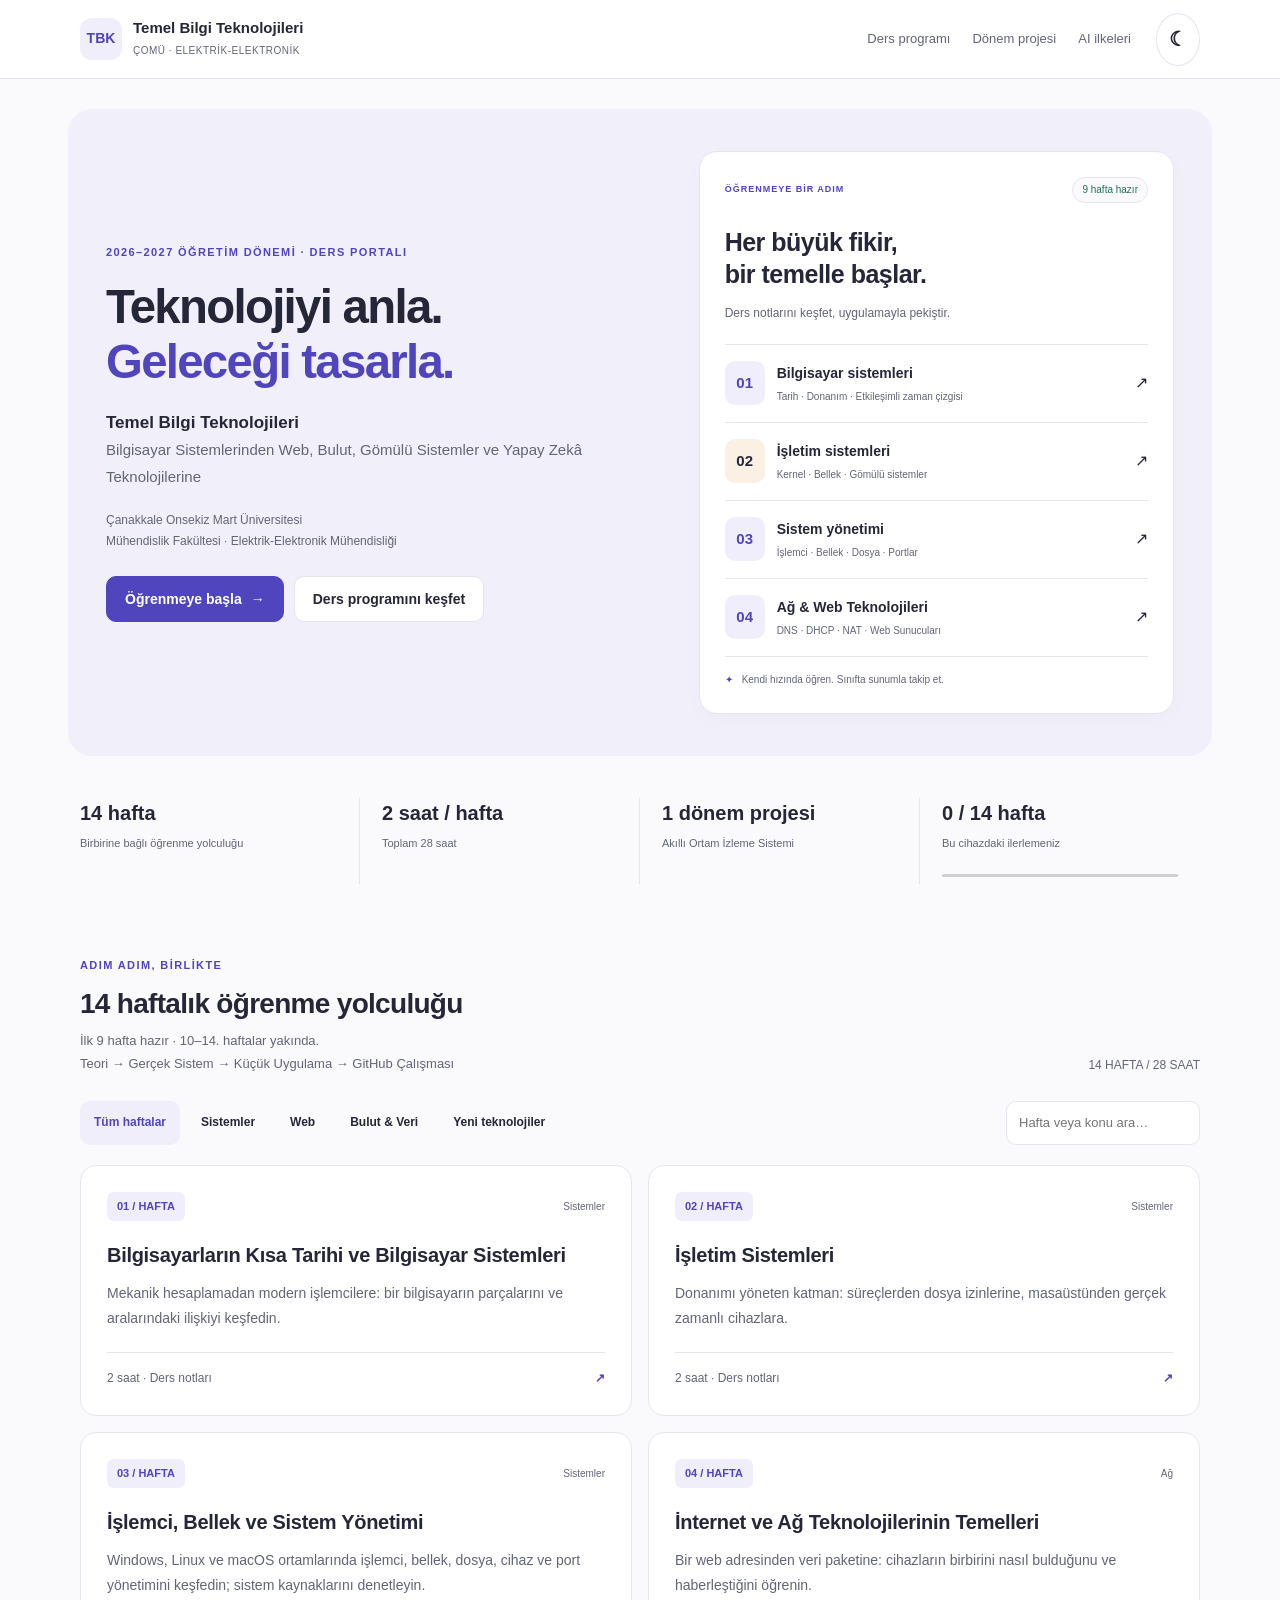
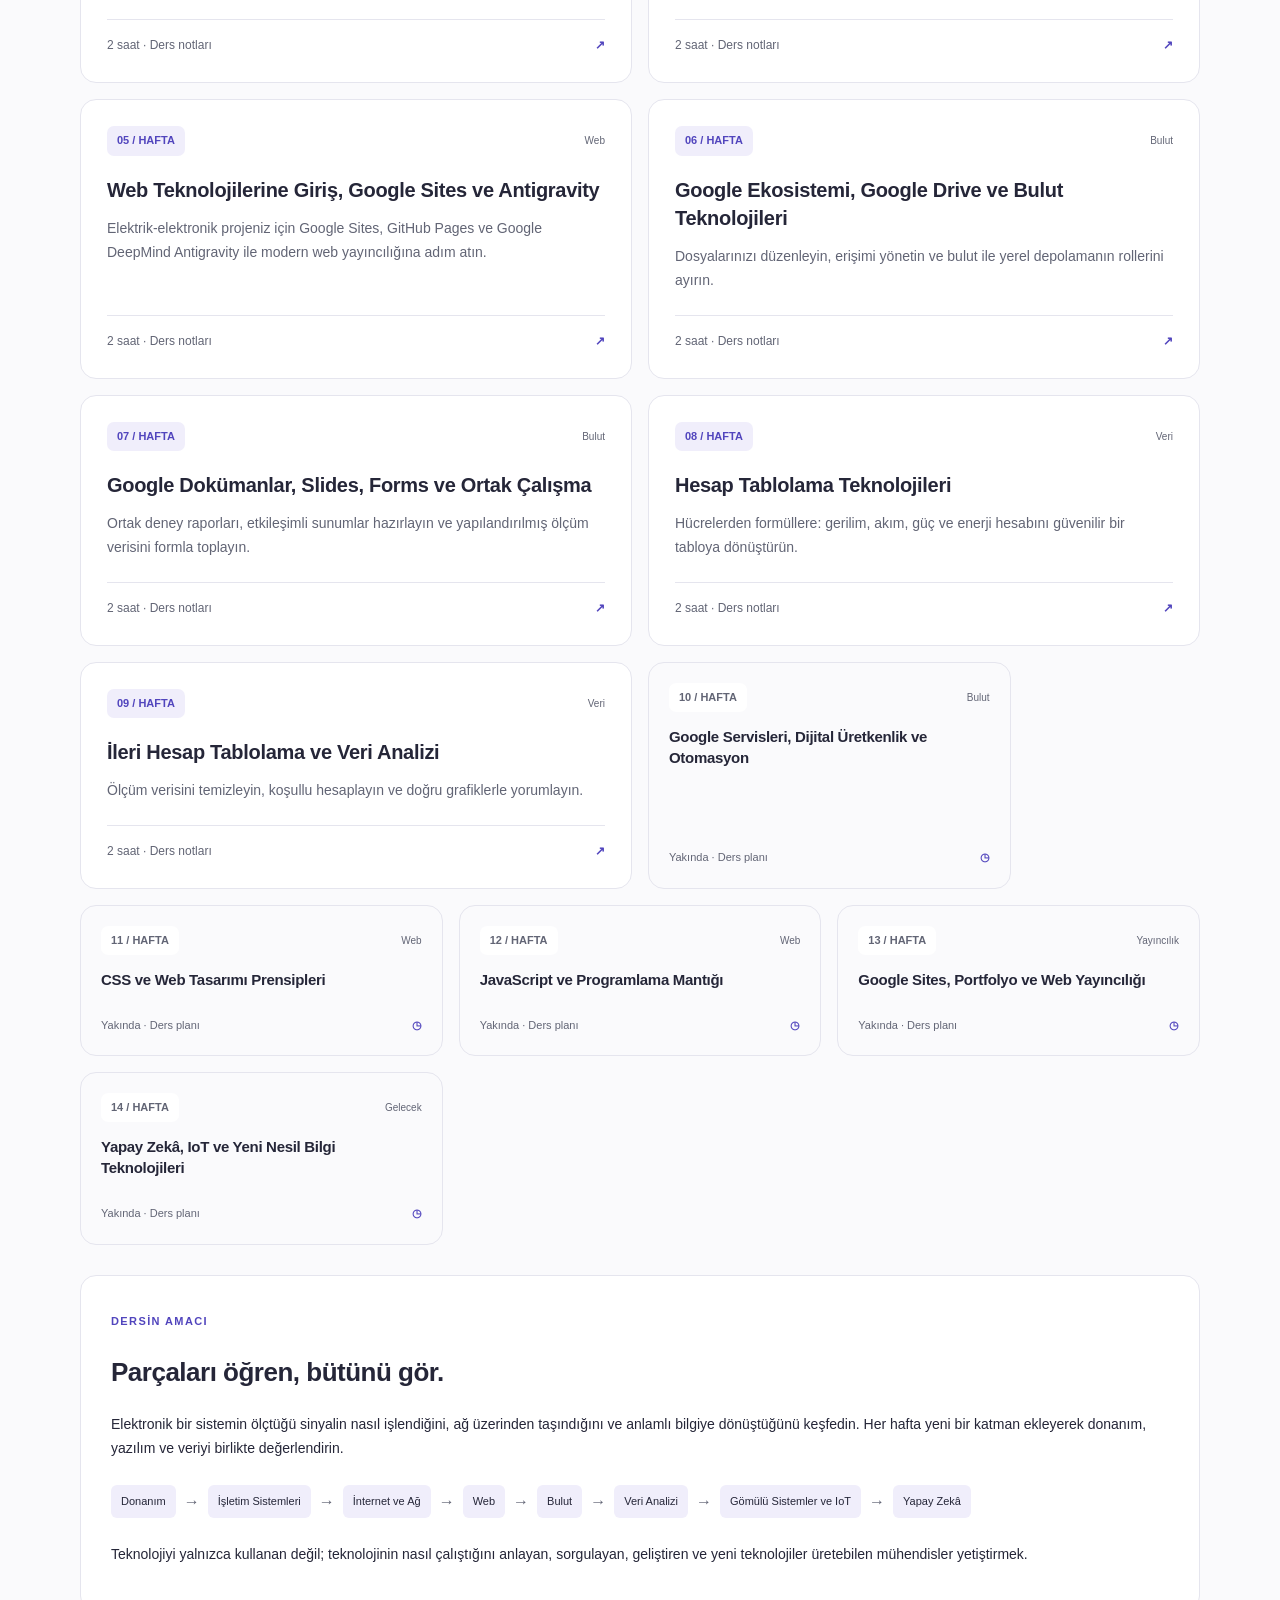
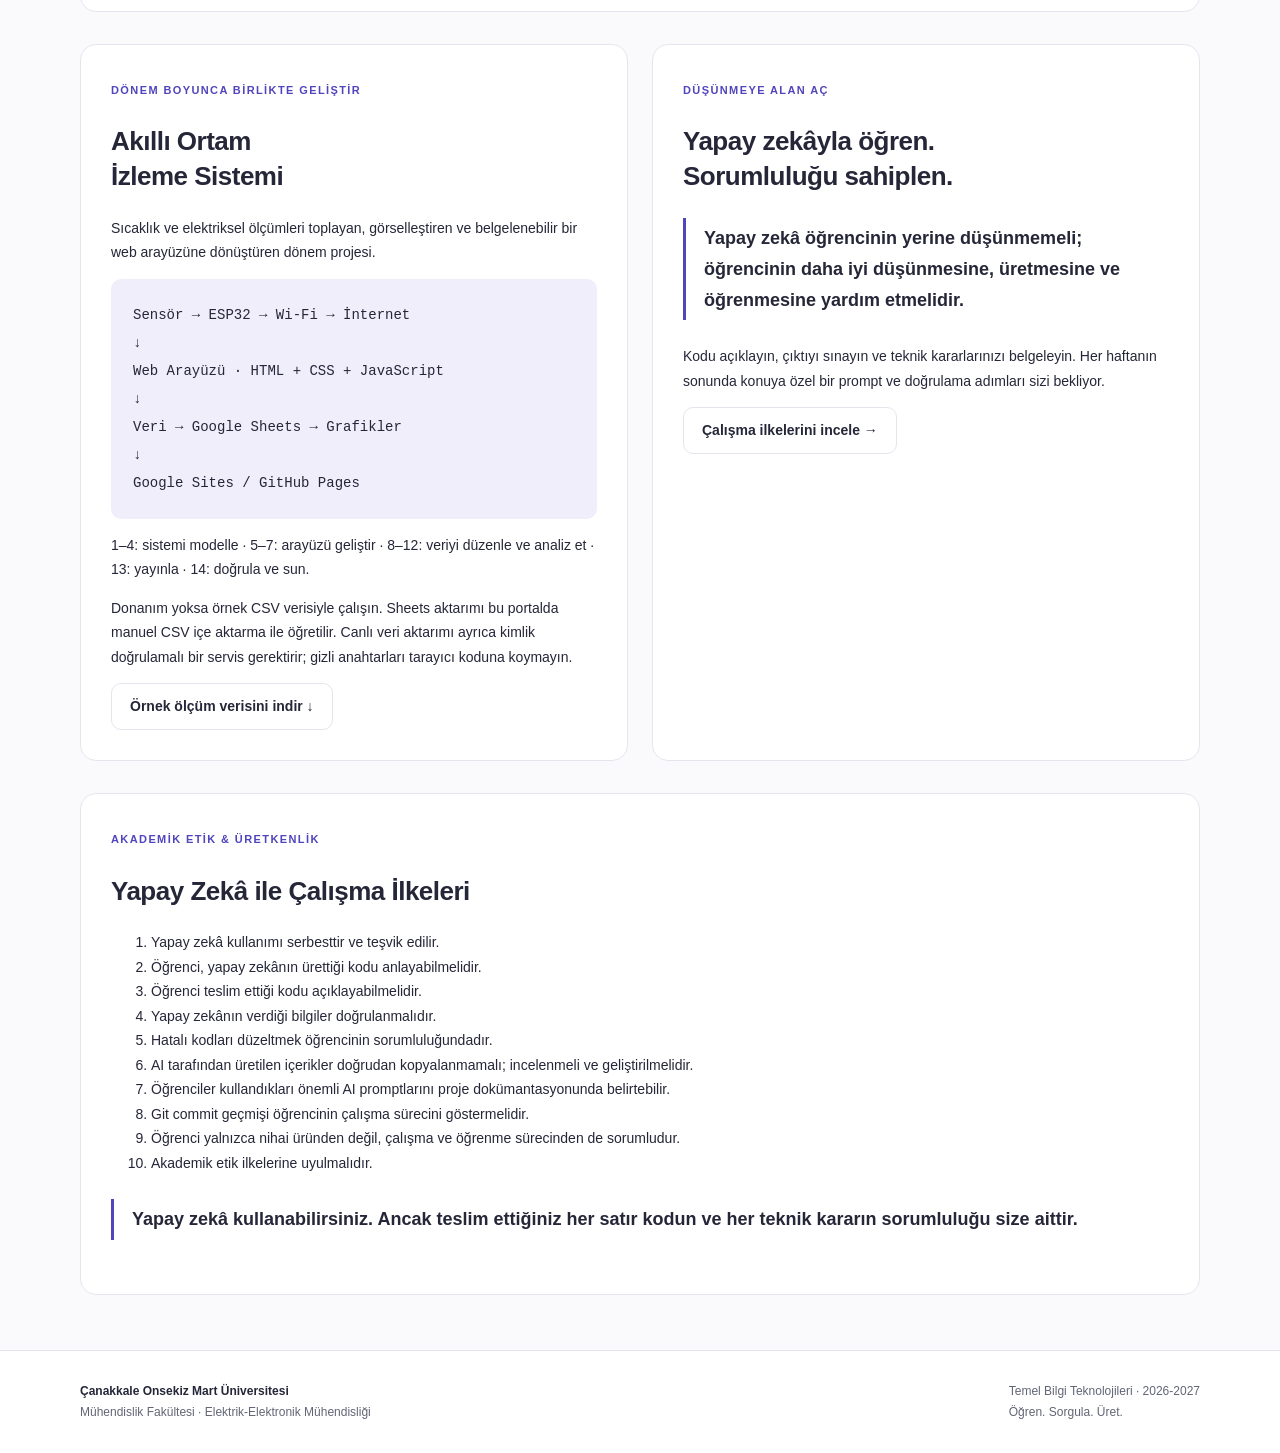
<file: index.html>
<!doctype html><html lang="tr"><head><meta charset="utf-8"><meta name="viewport" content="width=device-width, initial-scale=1"><title>Temel Bilgi Teknolojileri | TBK · ÇOMÜ</title><meta name="description" content="2026-2027 · 14 haftalık etkileşimli ders portalı. Bilgisayar sistemlerinden web, bulut, IoT ve yapay zekâya."><meta property="og:title" content="Temel Bilgi Teknolojileri"><meta property="og:description" content="2026-2027 · 14 haftalık etkileşimli ders portalı. Bilgisayar sistemlerinden web, bulut, IoT ve yapay zekâya."><meta property="og:type" content="website"><meta property="og:locale" content="tr_TR"><meta name="theme-color" content="#fafafc"><link rel="icon" href="assets/icons/favicon.svg" type="image/svg+xml"><script src="js/theme.js"></script><link rel="stylesheet" href="css/style.css"><link rel="stylesheet" href="css/presentation.css"><link rel="stylesheet" href="css/responsive.css"><script defer src="js/main.js"></script><script defer src="js/presentation.js"></script><script defer src="js/demos.js"></script></head><body><a class="skip" href="#main">İçeriğe geç</a><header class="topbar"><nav class="nav-inner" aria-label="Ana navigasyon"><a class="brand" href="index.html"><span class="brand-mark" aria-hidden="true">TBK</span><span><strong>Temel Bilgi Teknolojileri</strong><small>ÇOMÜ · ELEKTRİK-ELEKTRONİK</small></span></a><button class="menu-toggle" type="button" aria-expanded="false" aria-controls="primary-links" hidden>Menü <span aria-hidden="true">☰</span></button><div class="nav-links" id="primary-links"><a href="index.html#program">Ders programı</a><a href="index.html#proje">Dönem projesi</a><a href="index.html#ai">AI ilkeleri</a></div><button class="theme-toggle" type="button" aria-label="Temayı değiştir">☾</button></nav></header><main id="main" class="container"><section class="hero"><div><div class="eyebrow">2026–2027 ÖĞRETİM DÖNEMİ · DERS PORTALI</div><h1>Teknolojiyi anla.<br><span>Geleceği tasarla.</span></h1><p><strong>Temel Bilgi Teknolojileri</strong><br>Bilgisayar Sistemlerinden Web, Bulut, Gömülü Sistemler ve Yapay Zekâ Teknolojilerine</p><p class="university">Çanakkale Onsekiz Mart Üniversitesi<br>Mühendislik Fakültesi · Elektrik-Elektronik Mühendisliği</p><div class="actions"><a class="button primary" href="weeks/week01.html">Öğrenmeye başla <span aria-hidden="true">→</span></a><a class="button" href="#program">Ders programını keşfet</a></div></div><aside class="course-preview" aria-label="Hazır dersler"><div class="preview-heading"><span class="eyebrow">ÖĞRENMEYE BİR ADIM</span><span class="ready-badge">9 hafta hazır</span></div><h2>Her büyük fikir,<br>bir temelle başlar.</h2><p>Ders notlarını keşfet, uygulamayla pekiştir.</p><a class="preview-lesson" href="weeks/week01.html"><span class="preview-number">01</span><span><strong>Bilgisayar sistemleri</strong><small>Tarih · Donanım · Etkileşimli zaman çizgisi</small></span><span aria-hidden="true">↗</span></a><a class="preview-lesson" href="weeks/week02.html"><span class="preview-number">02</span><span><strong>İşletim sistemleri</strong><small>Kernel · Bellek · Gömülü sistemler</small></span><span aria-hidden="true">↗</span></a><a class="preview-lesson" href="weeks/week03.html"><span class="preview-number">03</span><span><strong>Sistem yönetimi</strong><small>İşlemci · Bellek · Dosya · Portlar</small></span><span aria-hidden="true">↗</span></a><a class="preview-lesson" href="weeks/week04.html"><span class="preview-number">04</span><span><strong>Ağ & Web Teknolojileri</strong><small>DNS · DHCP · NAT · Web Sunucuları</small></span><span aria-hidden="true">↗</span></a><div class="preview-note"><span aria-hidden="true">✦</span> Kendi hızında öğren. Sınıfta sunumla takip et.</div></aside></section><div class="stats"><div class="stat"><strong>14 hafta</strong><span>Birbirine bağlı öğrenme yolculuğu</span></div><div class="stat"><strong>2 saat / hafta</strong><span>Toplam 28 saat</span></div><div class="stat"><strong>1 dönem projesi</strong><span>Akıllı Ortam İzleme Sistemi</span></div><div class="stat"><strong id="completed-count">0 / 14 hafta</strong><span>Bu cihazdaki ilerlemeniz</span><progress id="course-progress" max="14" value="0" aria-label="Tamamlanan haftalar"></progress></div></div><section id="program"><div class="section-heading"><div><span class="eyebrow">ADIM ADIM, BİRLİKTE</span><h2>14 haftalık öğrenme yolculuğu</h2><p>İlk 9 hafta hazır · 10–14. haftalar yakında.<br>Teori → Gerçek Sistem → Küçük Uygulama → GitHub Çalışması</p></div><span class="label">14 HAFTA / 28 SAAT</span></div><div class="filters" aria-label="Hafta filtreleri"><button data-filter="all" aria-pressed="true">Tüm haftalar</button><button data-filter="systems" aria-pressed="false">Sistemler</button><button data-filter="web" aria-pressed="false">Web</button><button data-filter="cloud" aria-pressed="false">Bulut & Veri</button><button data-filter="future" aria-pressed="false">Yeni teknolojiler</button><label class="sr-only" for="week-search">Hafta veya konu ara</label><input class="search" id="week-search" type="search" placeholder="Hafta veya konu ara…"></div><span id="filter-status" class="sr-only" aria-live="polite"></span><div class="week-grid"><a class="week-card" data-week="1" data-category="systems" href="weeks/week01.html"><div class="card-top"><span class="week-number">01 / HAFTA</span><span class="tag">Sistemler</span></div><h3>Bilgisayarların Kısa Tarihi ve Bilgisayar Sistemleri</h3><p>Mekanik hesaplamadan modern işlemcilere: bir bilgisayarın parçalarını ve aralarındaki ilişkiyi keşfedin.</p><div class="card-bottom"><span class="card-status">2 saat · Ders notları</span><b aria-hidden="true">↗</b></div></a><a class="week-card" data-week="2" data-category="systems" href="weeks/week02.html"><div class="card-top"><span class="week-number">02 / HAFTA</span><span class="tag">Sistemler</span></div><h3>İşletim Sistemleri</h3><p>Donanımı yöneten katman: süreçlerden dosya izinlerine, masaüstünden gerçek zamanlı cihazlara.</p><div class="card-bottom"><span class="card-status">2 saat · Ders notları</span><b aria-hidden="true">↗</b></div></a><a class="week-card" data-week="3" data-category="systems" href="weeks/week03.html"><div class="card-top"><span class="week-number">03 / HAFTA</span><span class="tag">Sistemler</span></div><h3>İşlemci, Bellek ve Sistem Yönetimi</h3><p>Windows, Linux ve macOS ortamlarında işlemci, bellek, dosya, cihaz ve port yönetimini keşfedin; sistem kaynaklarını denetleyin.</p><div class="card-bottom"><span class="card-status">2 saat · Ders notları</span><b aria-hidden="true">↗</b></div></a><a class="week-card" data-week="4" data-category="systems" href="weeks/week04.html"><div class="card-top"><span class="week-number">04 / HAFTA</span><span class="tag">Ağ</span></div><h3>İnternet ve Ağ Teknolojilerinin Temelleri</h3><p>Bir web adresinden veri paketine: cihazların birbirini nasıl bulduğunu ve haberleştiğini öğrenin.</p><div class="card-bottom"><span class="card-status">2 saat · Ders notları</span><b aria-hidden="true">↗</b></div></a><a class="week-card" data-week="5" data-category="web" href="weeks/week05.html"><div class="card-top"><span class="week-number">05 / HAFTA</span><span class="tag">Web</span></div><h3>Web Teknolojilerine Giriş, Google Sites ve Antigravity</h3><p>Elektrik-elektronik projeniz için Google Sites, GitHub Pages ve Google DeepMind Antigravity ile modern web yayıncılığına adım atın.</p><div class="card-bottom"><span class="card-status">2 saat · Ders notları</span><b aria-hidden="true">↗</b></div></a><a class="week-card" data-week="6" data-category="cloud" href="weeks/week06.html"><div class="card-top"><span class="week-number">06 / HAFTA</span><span class="tag">Bulut</span></div><h3>Google Ekosistemi, Google Drive ve Bulut Teknolojileri</h3><p>Dosyalarınızı düzenleyin, erişimi yönetin ve bulut ile yerel depolamanın rollerini ayırın.</p><div class="card-bottom"><span class="card-status">2 saat · Ders notları</span><b aria-hidden="true">↗</b></div></a><a class="week-card" data-week="7" data-category="cloud" href="weeks/week07.html"><div class="card-top"><span class="week-number">07 / HAFTA</span><span class="tag">Bulut</span></div><h3>Google Dokümanlar, Slides, Forms ve Ortak Çalışma</h3><p>Ortak deney raporları, etkileşimli sunumlar hazırlayın ve yapılandırılmış ölçüm verisini formla toplayın.</p><div class="card-bottom"><span class="card-status">2 saat · Ders notları</span><b aria-hidden="true">↗</b></div></a><a class="week-card" data-week="8" data-category="cloud" href="weeks/week08.html"><div class="card-top"><span class="week-number">08 / HAFTA</span><span class="tag">Veri</span></div><h3>Hesap Tablolama Teknolojileri</h3><p>Hücrelerden formüllere: gerilim, akım, güç ve enerji hesabını güvenilir bir tabloya dönüştürün.</p><div class="card-bottom"><span class="card-status">2 saat · Ders notları</span><b aria-hidden="true">↗</b></div></a><a class="week-card" data-week="9" data-category="cloud" href="weeks/week09.html"><div class="card-top"><span class="week-number">09 / HAFTA</span><span class="tag">Veri</span></div><h3>İleri Hesap Tablolama ve Veri Analizi</h3><p>Ölçüm verisini temizleyin, koşullu hesaplayın ve doğru grafiklerle yorumlayın.</p><div class="card-bottom"><span class="card-status">2 saat · Ders notları</span><b aria-hidden="true">↗</b></div></a><div class="week-card" data-week="10" data-category="cloud" aria-disabled="true"><div class="card-top"><span class="week-number">10 / HAFTA</span><span class="tag">Bulut</span></div><h3>Google Servisleri, Dijital Üretkenlik ve Otomasyon</h3><p>Akademik bir çalışmanın iletişim, planlama, kaynak araştırması ve raporlama akışını birleştirin.</p><div class="card-bottom"><span class="card-status">Yakında · Ders planı</span><b aria-hidden="true">◷</b></div></div><div class="week-card" data-week="11" data-category="web" aria-disabled="true"><div class="card-top"><span class="week-number">11 / HAFTA</span><span class="tag">Web</span></div><h3>CSS ve Web Tasarımı Prensipleri</h3><p>Web projelerine görsel düzen kazandırma, arayüz tasarım ilkeleri ve modern stil yaklaşımları.</p><div class="card-bottom"><span class="card-status">Yakında · Ders planı</span><b aria-hidden="true">◷</b></div></div><div class="week-card" data-week="12" data-category="web" aria-disabled="true"><div class="card-top"><span class="week-number">12 / HAFTA</span><span class="tag">Web</span></div><h3>JavaScript ve Programlama Mantığı</h3><p>Algoritmik düşünce, web etkileşimi ve modern betik dillerinin temel mantığı.</p><div class="card-bottom"><span class="card-status">Yakında · Ders planı</span><b aria-hidden="true">◷</b></div></div><div class="week-card" data-week="13" data-category="web" aria-disabled="true"><div class="card-top"><span class="week-number">13 / HAFTA</span><span class="tag">Yayıncılık</span></div><h3>Google Sites, Portfolyo ve Web Yayıncılığı</h3><p>Projenizi belgeleyin, sürümleyin ve erişilebilir bir web sitesine dönüştürün.</p><div class="card-bottom"><span class="card-status">Yakında · Ders planı</span><b aria-hidden="true">◷</b></div></div><div class="week-card" data-week="14" data-category="future" aria-disabled="true"><div class="card-top"><span class="week-number">14 / HAFTA</span><span class="tag">Gelecek</span></div><h3>Yapay Zekâ, IoT ve Yeni Nesil Bilgi Teknolojileri</h3><p>Dönemin parçalarını birleştirin; yapay zekâyı bilinçli kullanarak ölçümden karara uzanan bir sistem tasarlayın.</p><div class="card-bottom"><span class="card-status">Yakında · Ders planı</span><b aria-hidden="true">◷</b></div></div></div><p class="empty" id="empty-results" hidden>Eşleşen hafta yok. Başka bir konu arayın.</p></section><section class="panel" id="yaklasim"><span class="eyebrow">DERSİN AMACI</span><h2>Parçaları öğren, bütünü gör.</h2><p>Elektronik bir sistemin ölçtüğü sinyalin nasıl işlendiğini, ağ üzerinden taşındığını ve anlamlı bilgiye dönüştüğünü keşfedin. Her hafta yeni bir katman ekleyerek donanım, yazılım ve veriyi birlikte değerlendirin.</p><div class="learning-path"><span>Donanım</span><i aria-hidden="true">→</i><span>İşletim Sistemleri</span><i aria-hidden="true">→</i><span>İnternet ve Ağ</span><i aria-hidden="true">→</i><span>Web</span><i aria-hidden="true">→</i><span>Bulut</span><i aria-hidden="true">→</i><span>Veri Analizi</span><i aria-hidden="true">→</i><span>Gömülü Sistemler ve IoT</span><i aria-hidden="true">→</i><span>Yapay Zekâ</span></div><p>Teknolojiyi yalnızca kullanan değil; teknolojinin nasıl çalıştığını anlayan, sorgulayan, geliştiren ve yeni teknolojiler üretebilen mühendisler yetiştirmek.</p></section><div class="feature-grid"><section class="panel" id="proje"><span class="eyebrow">DÖNEM BOYUNCA BİRLİKTE GELİŞTİR</span><h2>Akıllı Ortam<br>İzleme Sistemi</h2><p>Sıcaklık ve elektriksel ölçümleri toplayan, görselleştiren ve belgelenebilir bir web arayüzüne dönüştüren dönem projesi.</p><div class="diagram">Sensör → ESP32 → Wi-Fi → İnternet<br>↓<br>Web Arayüzü · HTML + CSS + JavaScript<br>↓<br>Veri → Google Sheets → Grafikler<br>↓<br>Google Sites / GitHub Pages</div><p>1–4: sistemi modelle · 5–7: arayüzü geliştir · 8–12: veriyi düzenle ve analiz et · 13: yayınla · 14: doğrula ve sun.</p><p>Donanım yoksa örnek CSV verisiyle çalışın. Sheets aktarımı bu portalda manuel CSV içe aktarma ile öğretilir. Canlı veri aktarımı ayrıca kimlik doğrulamalı bir servis gerektirir; gizli anahtarları tarayıcı koduna koymayın.</p><a class="button" href="assets/data/olcumler.csv" download>Örnek ölçüm verisini indir ↓</a></section><section class="panel"><span class="eyebrow">DÜŞÜNMEYE ALAN AÇ</span><h2>Yapay zekâyla öğren.<br>Sorumluluğu sahiplen.</h2><blockquote class="quote">Yapay zekâ öğrencinin yerine düşünmemeli; öğrencinin daha iyi düşünmesine, üretmesine ve öğrenmesine yardım etmelidir.</blockquote><p>Kodu açıklayın, çıktıyı sınayın ve teknik kararlarınızı belgeleyin. Her haftanın sonunda konuya özel bir prompt ve doğrulama adımları sizi bekliyor.</p><a class="button" href="#ai">Çalışma ilkelerini incele →</a></section></div><section class="panel" id="ai"><span class="eyebrow">AKADEMİK ETİK & ÜRETKENLİK</span><h2>Yapay Zekâ ile Çalışma İlkeleri</h2><ol><li>Yapay zekâ kullanımı serbesttir ve teşvik edilir.</li><li>Öğrenci, yapay zekânın ürettiği kodu anlayabilmelidir.</li><li>Öğrenci teslim ettiği kodu açıklayabilmelidir.</li><li>Yapay zekânın verdiği bilgiler doğrulanmalıdır.</li><li>Hatalı kodları düzeltmek öğrencinin sorumluluğundadır.</li><li>AI tarafından üretilen içerikler doğrudan kopyalanmamalı; incelenmeli ve geliştirilmelidir.</li><li>Öğrenciler kullandıkları önemli AI promptlarını proje dokümantasyonunda belirtebilir.</li><li>Git commit geçmişi öğrencinin çalışma sürecini göstermelidir.</li><li>Öğrenci yalnızca nihai üründen değil, çalışma ve öğrenme sürecinden de sorumludur.</li><li>Akademik etik ilkelerine uyulmalıdır.</li></ol><blockquote class="quote">Yapay zekâ kullanabilirsiniz. Ancak teslim ettiğiniz her satır kodun ve her teknik kararın sorumluluğu size aittir.</blockquote></section></main><footer class="footer"><div class="container"><div><strong>Çanakkale Onsekiz Mart Üniversitesi</strong><br>Mühendislik Fakültesi · Elektrik-Elektronik Mühendisliği</div><div>Temel Bilgi Teknolojileri · 2026-2027<br>Öğren. Sorgula. Üret.</div></div></footer></body></html>
</file>
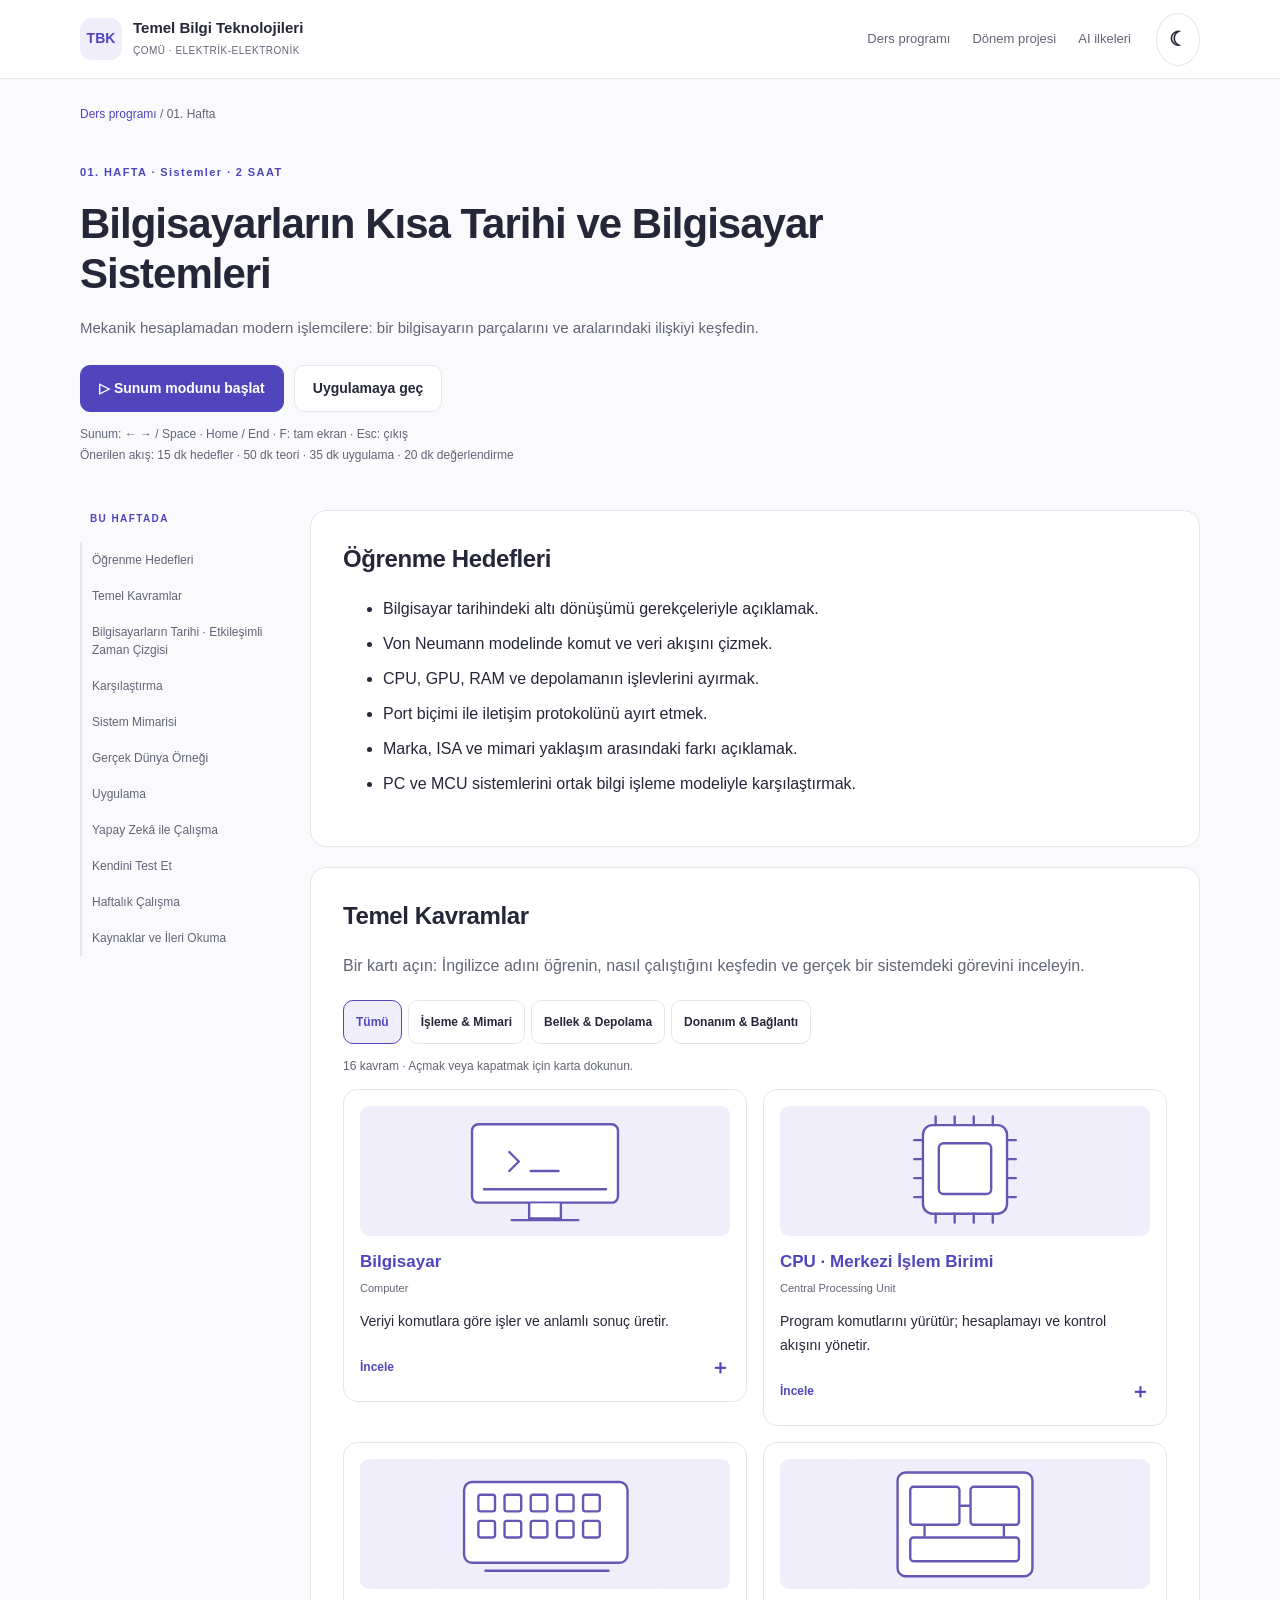
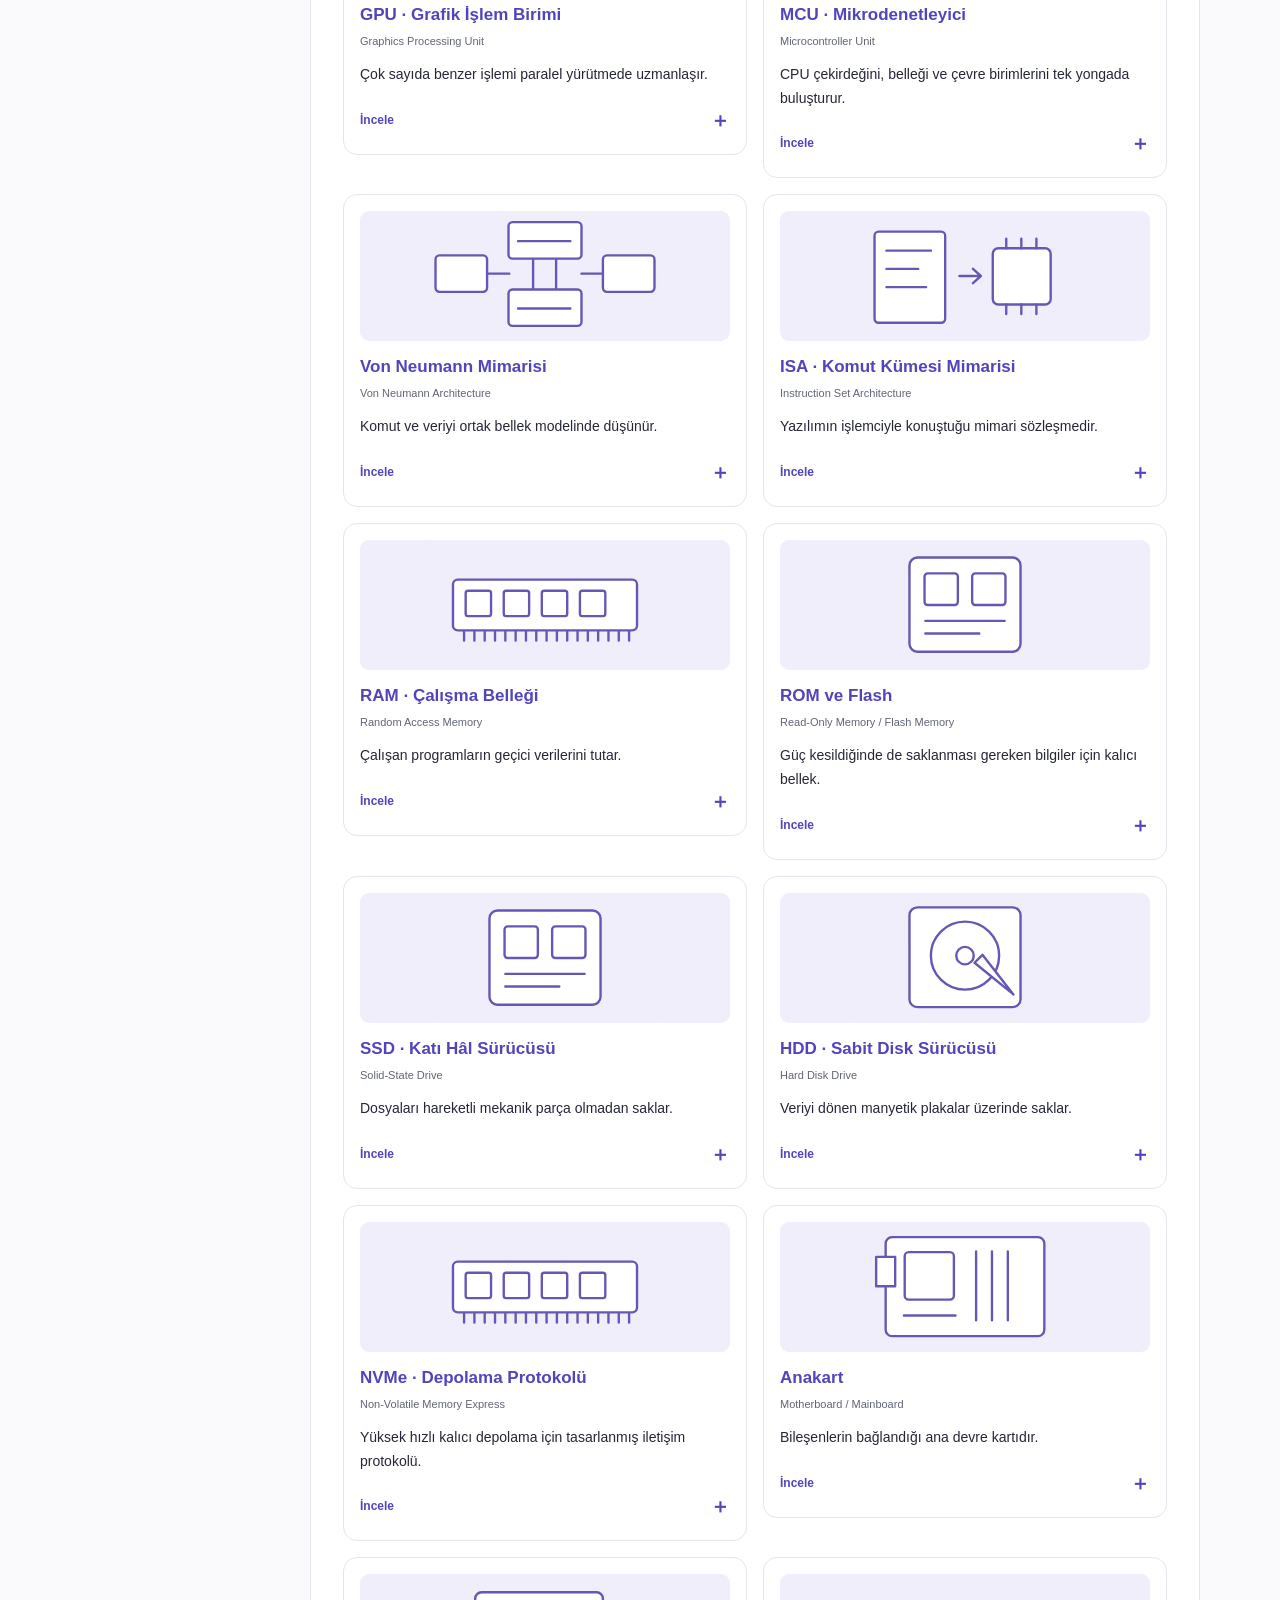
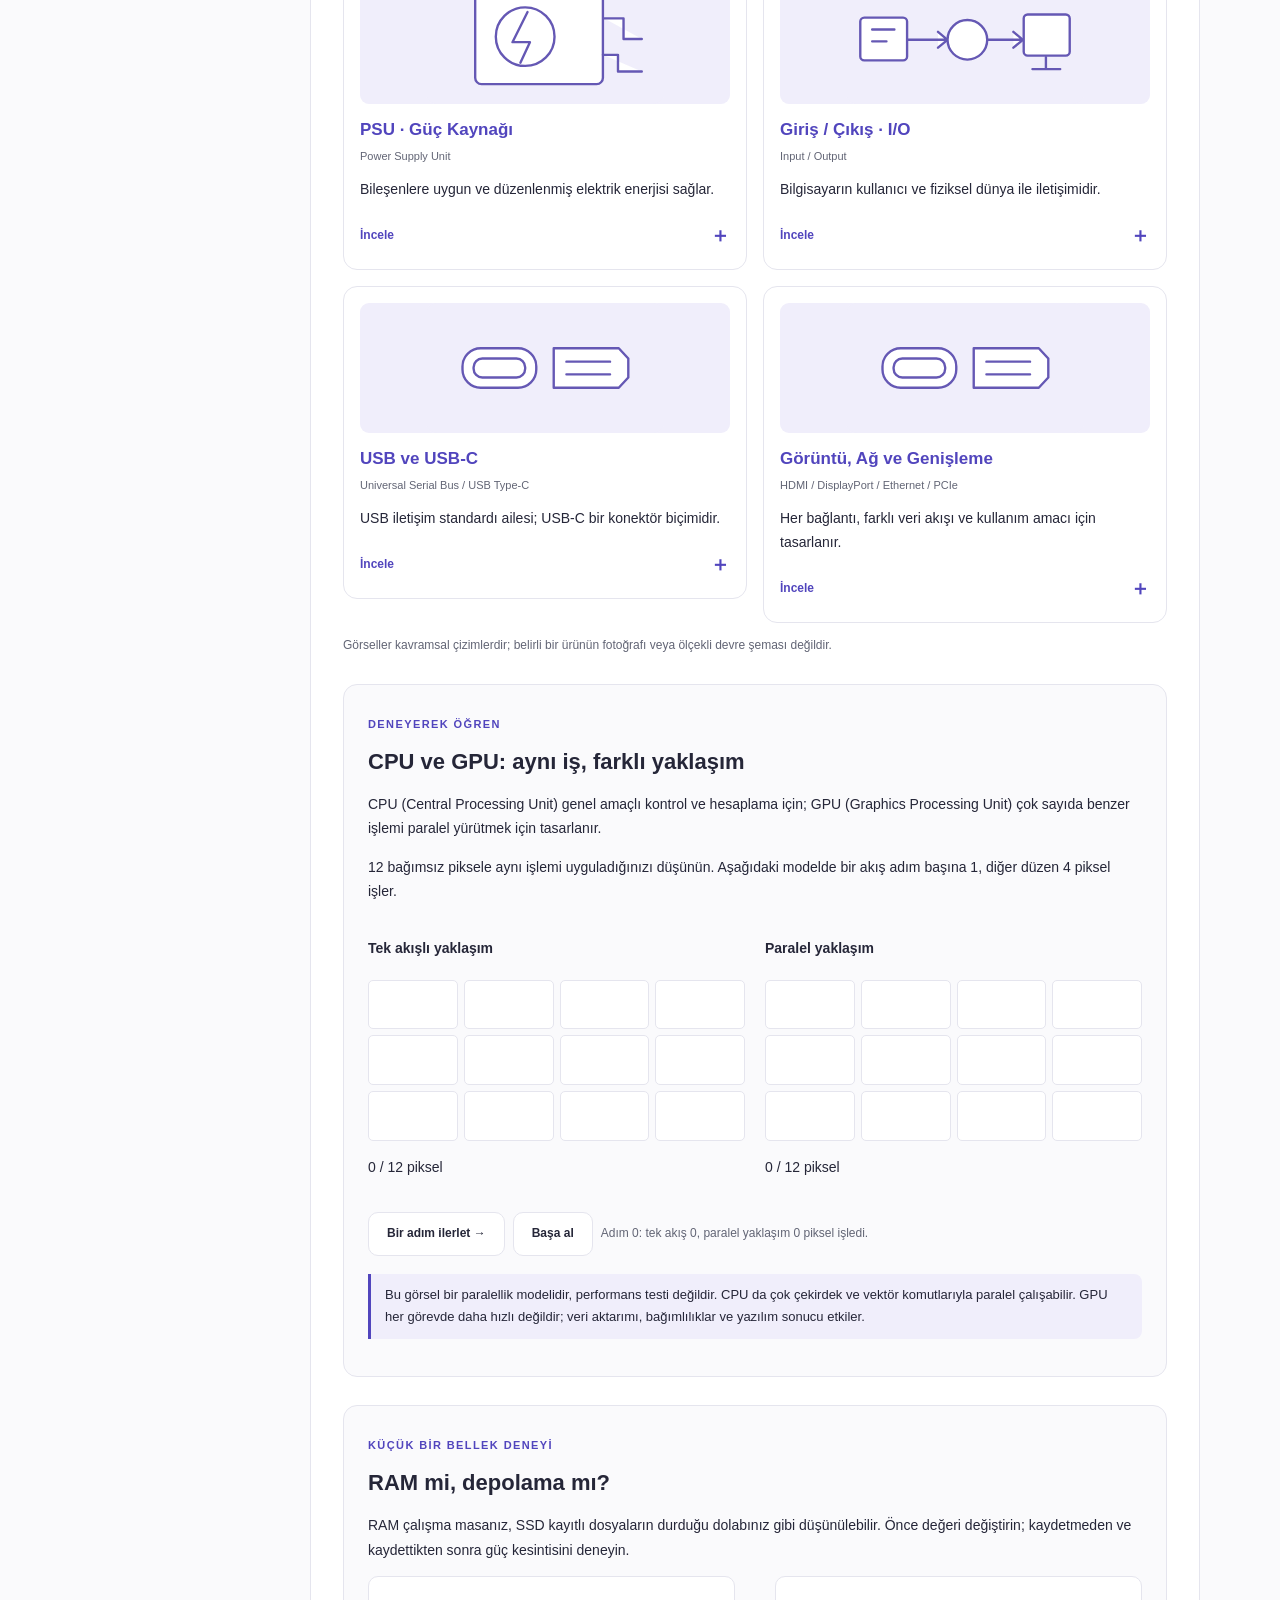
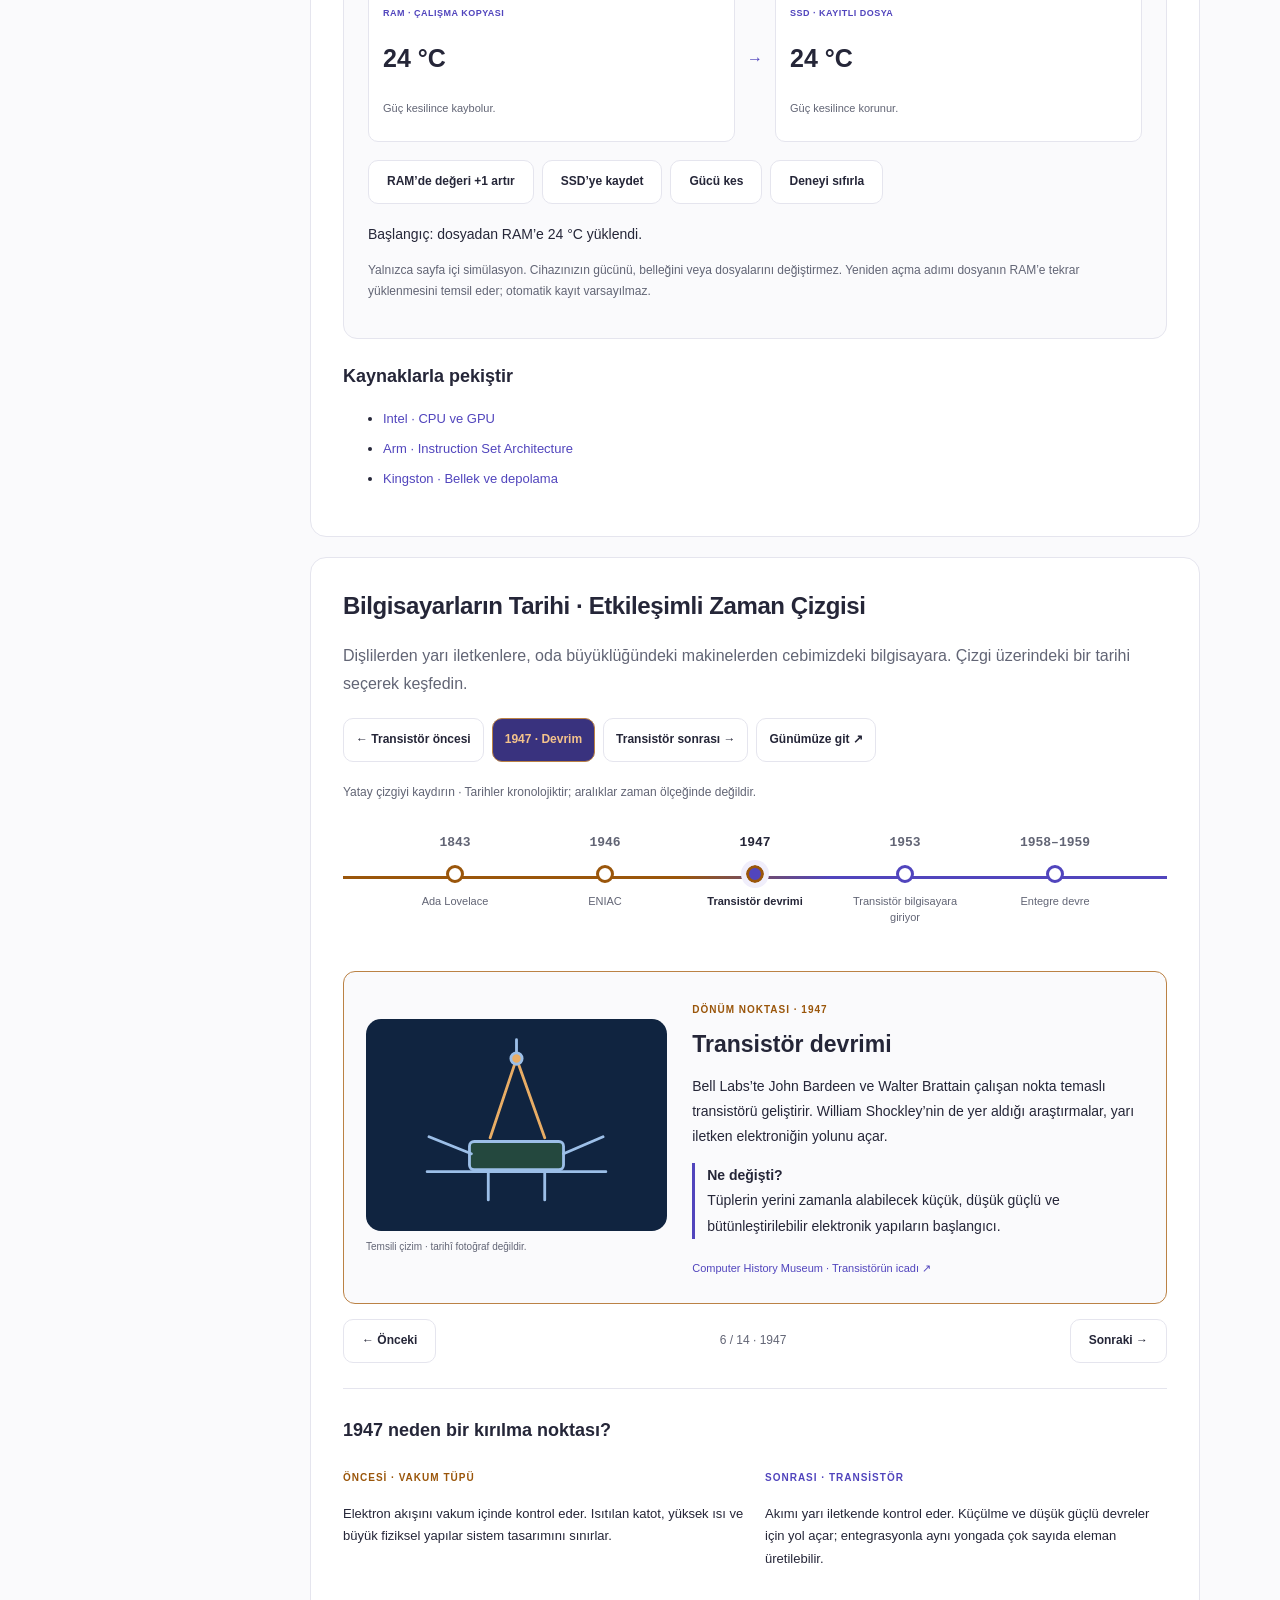
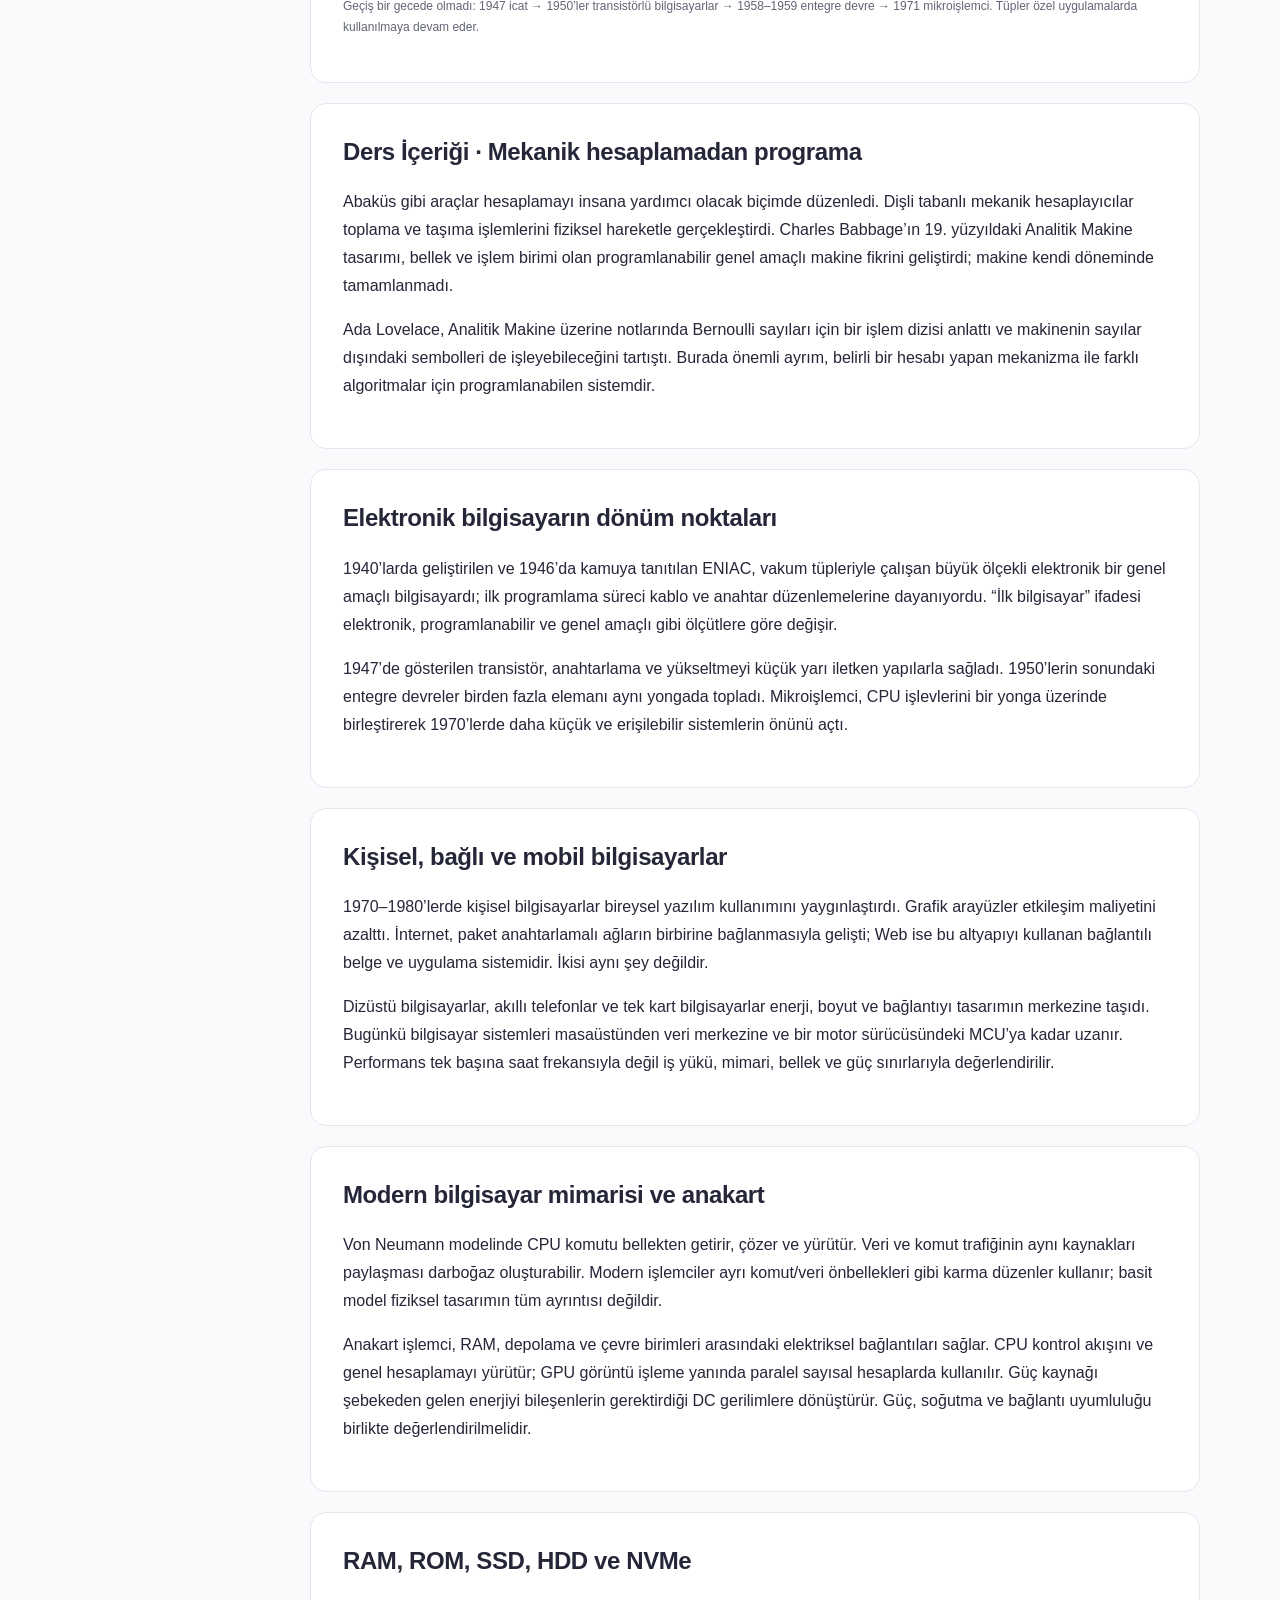
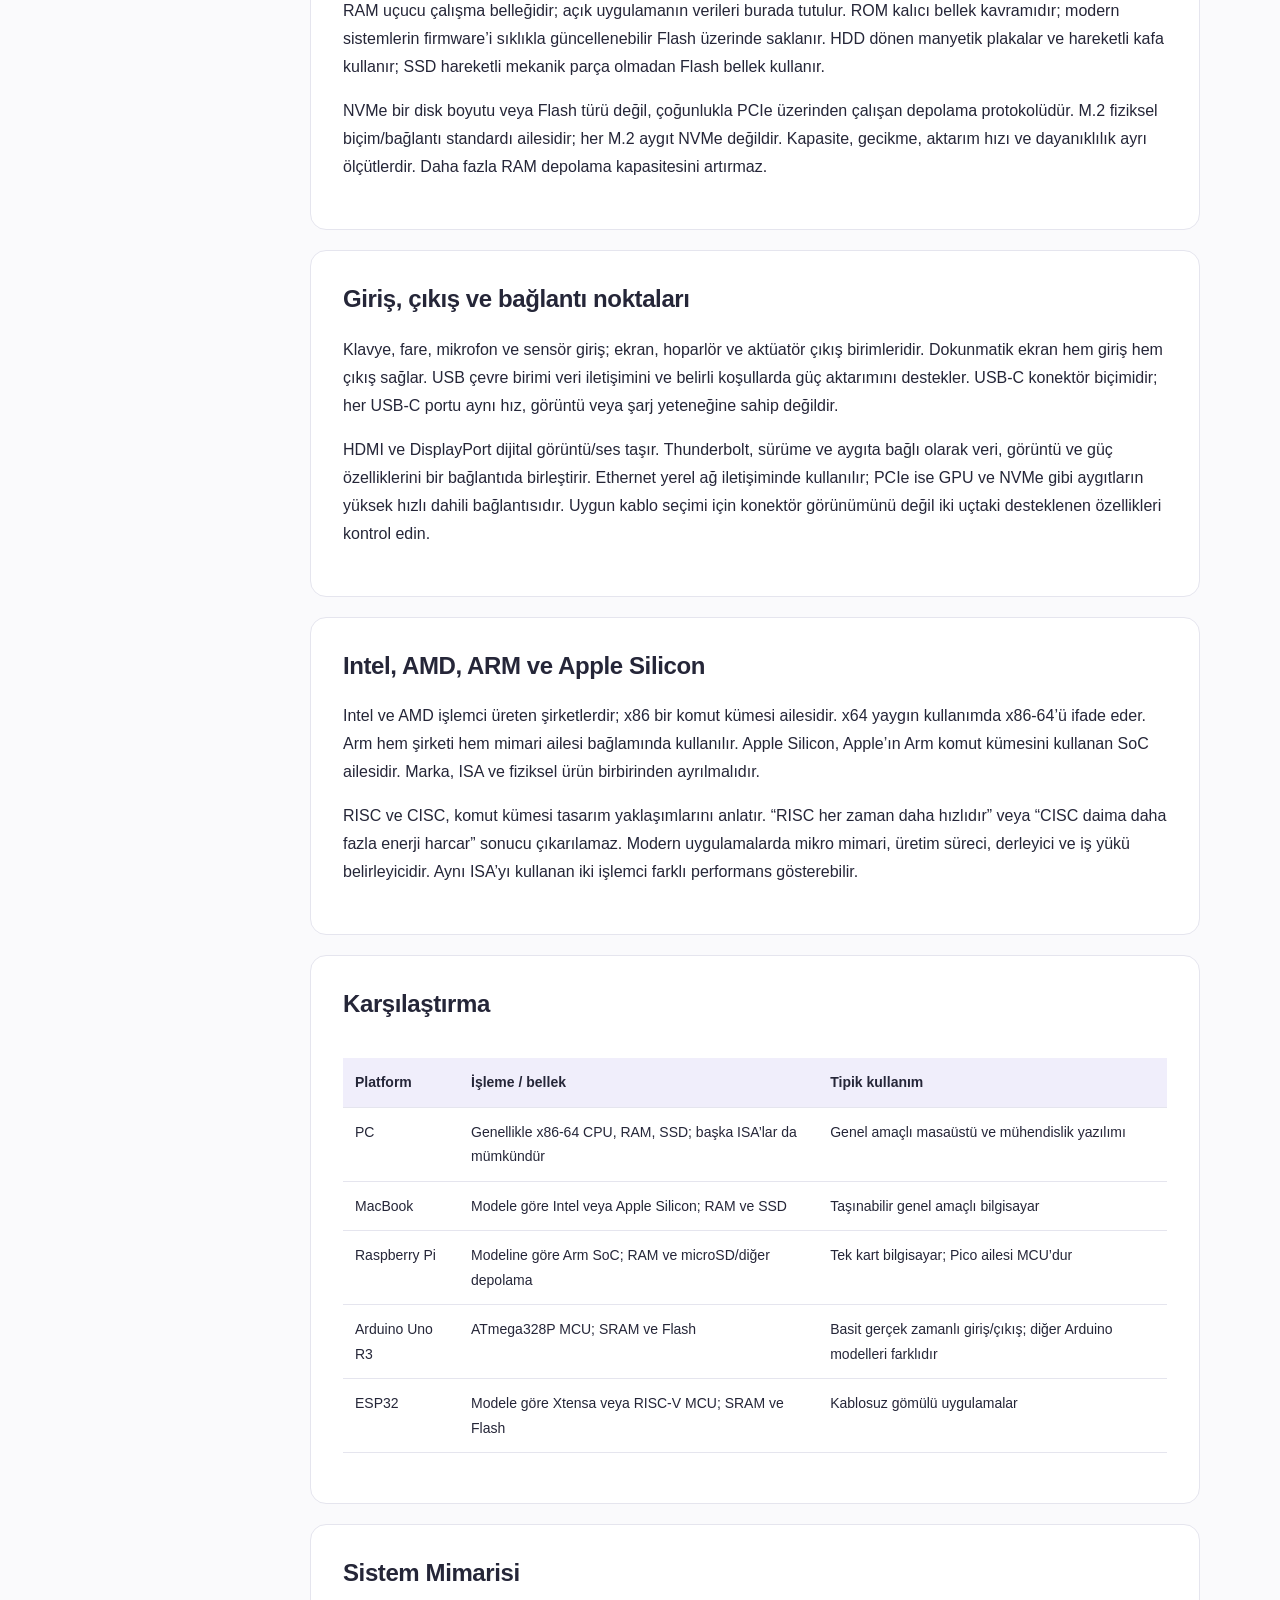
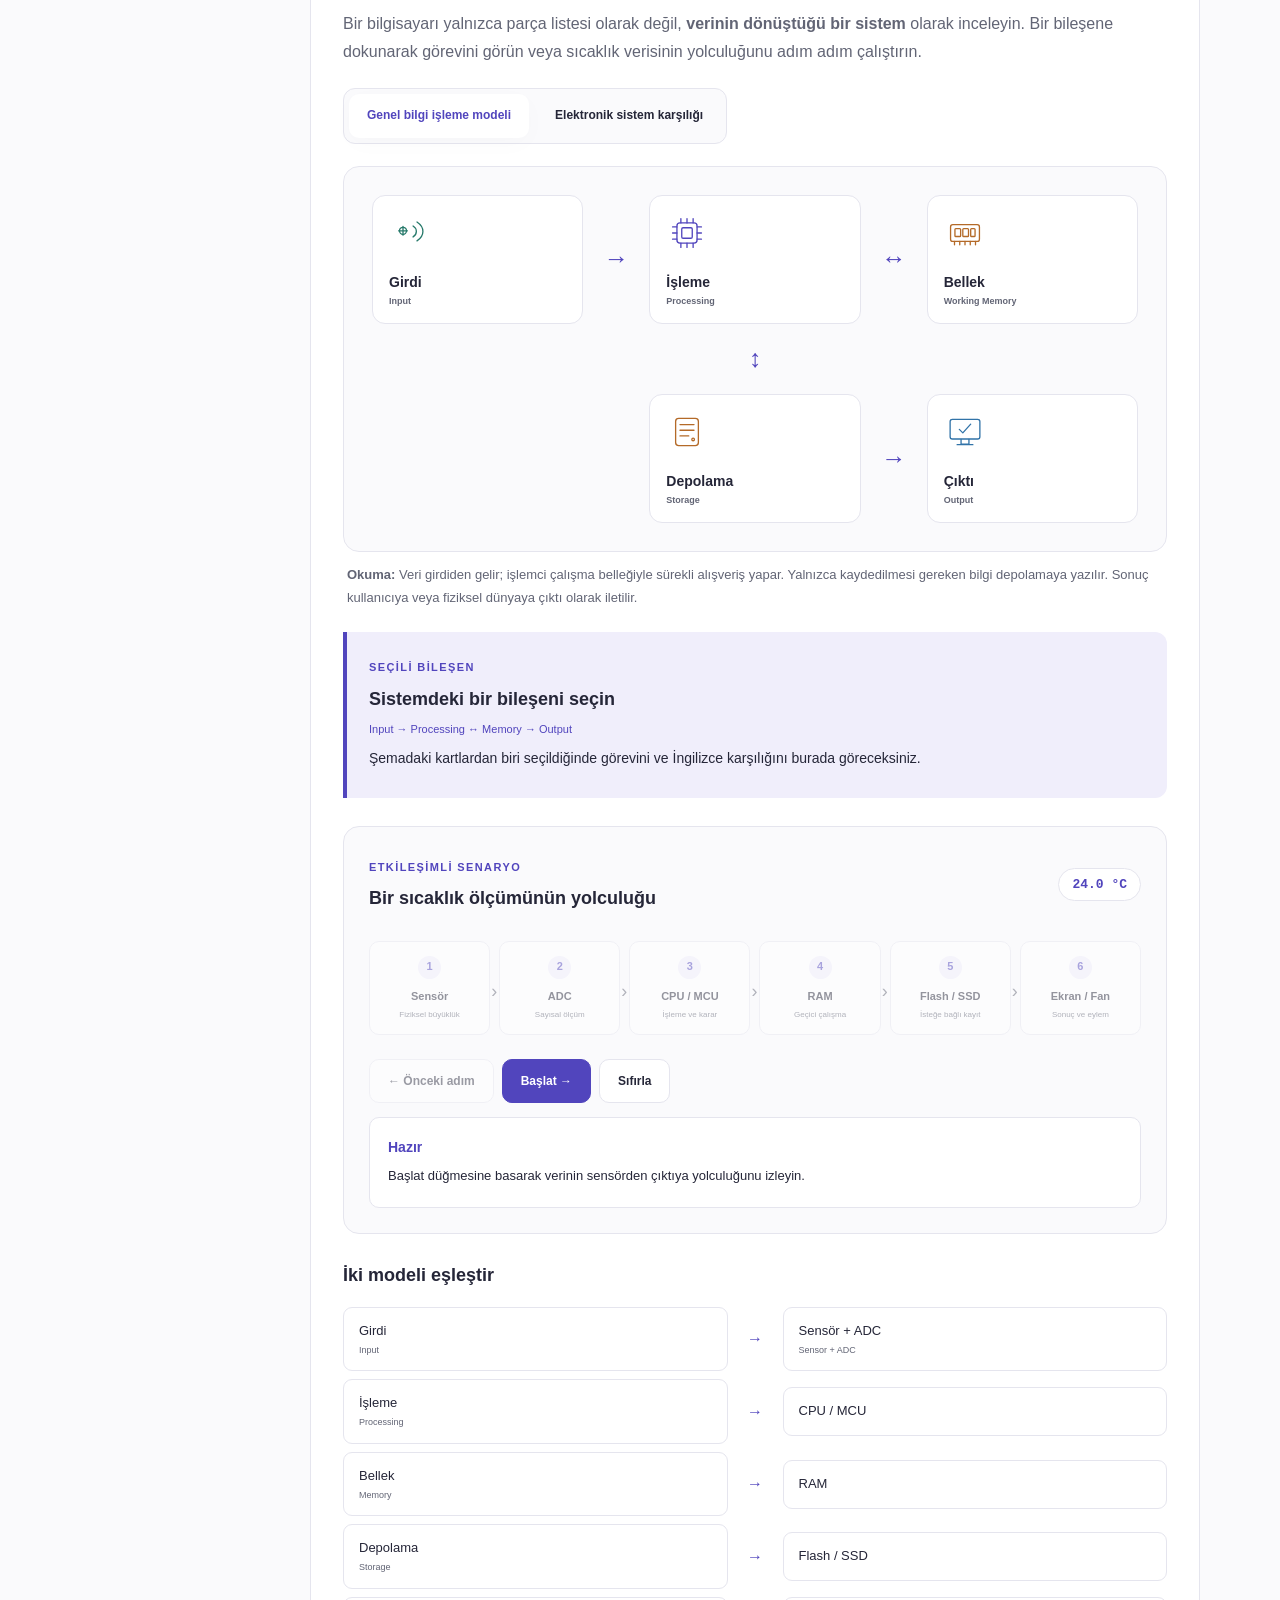
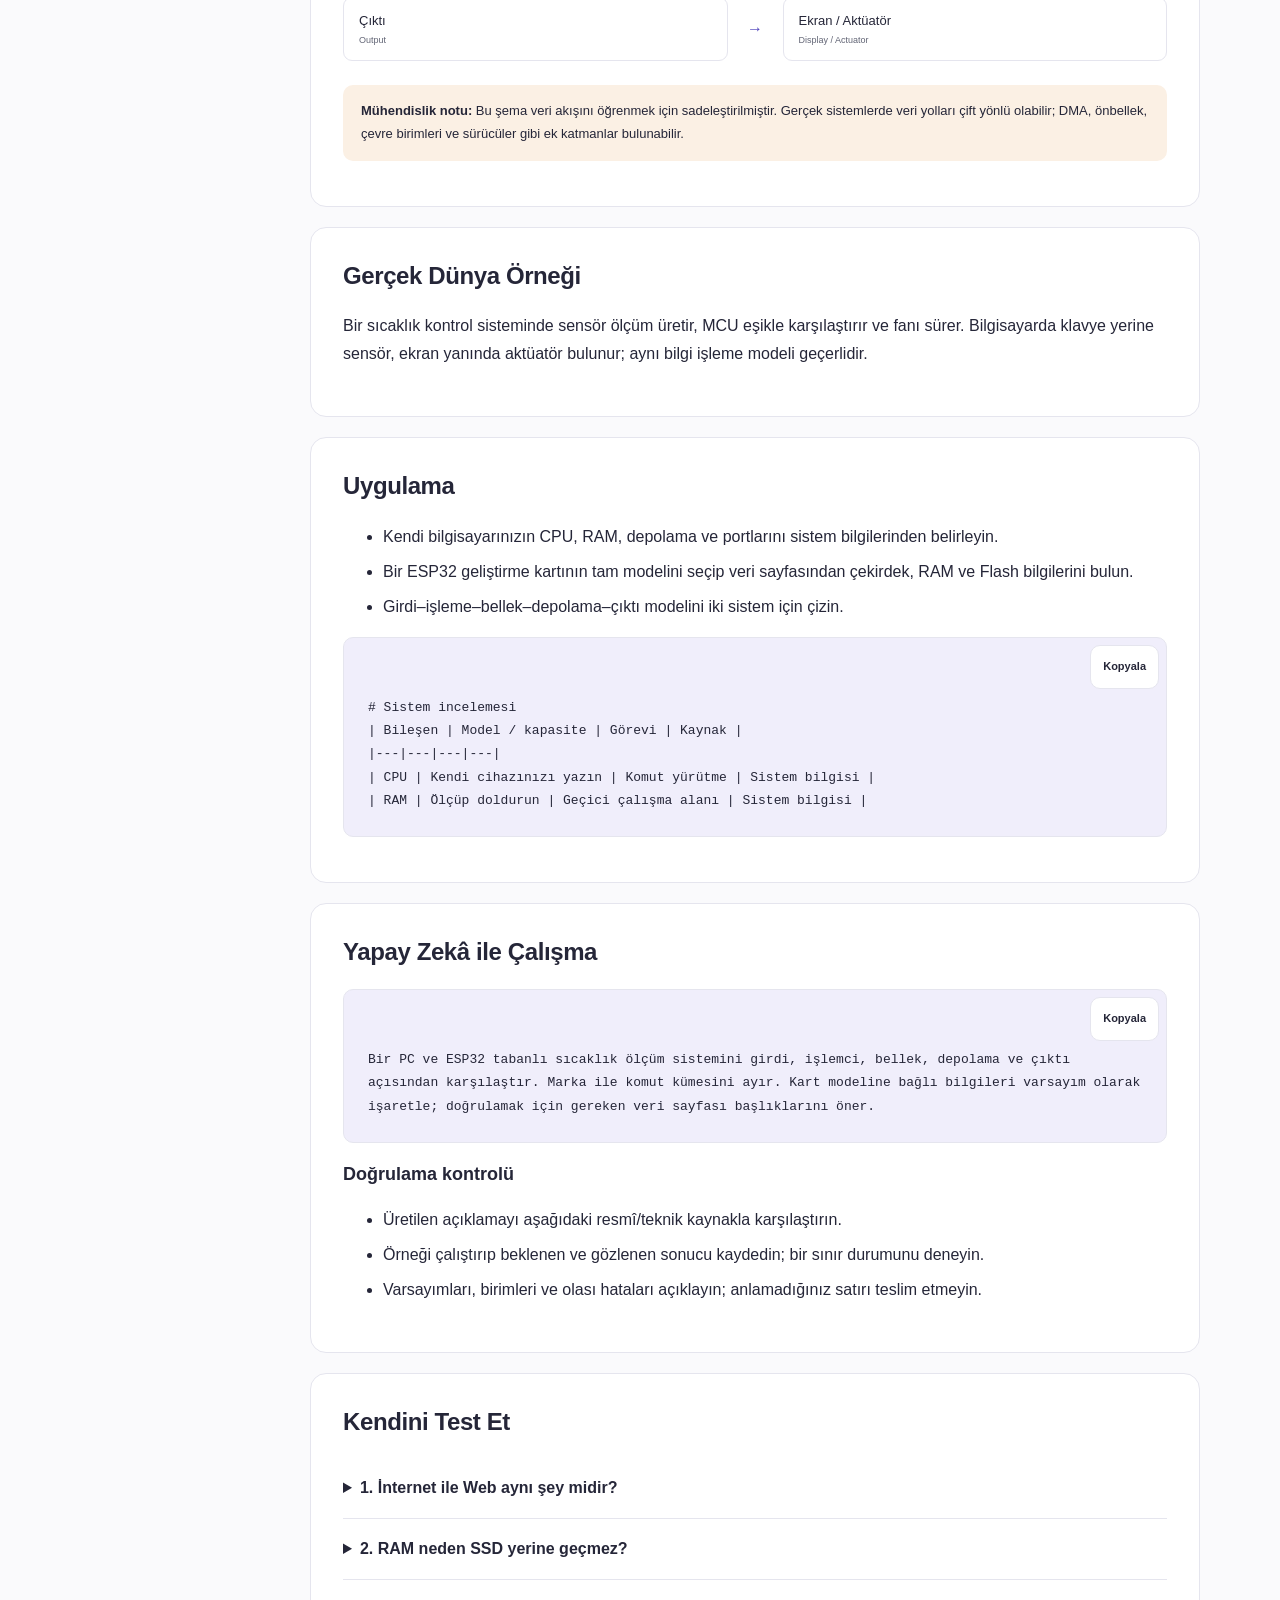
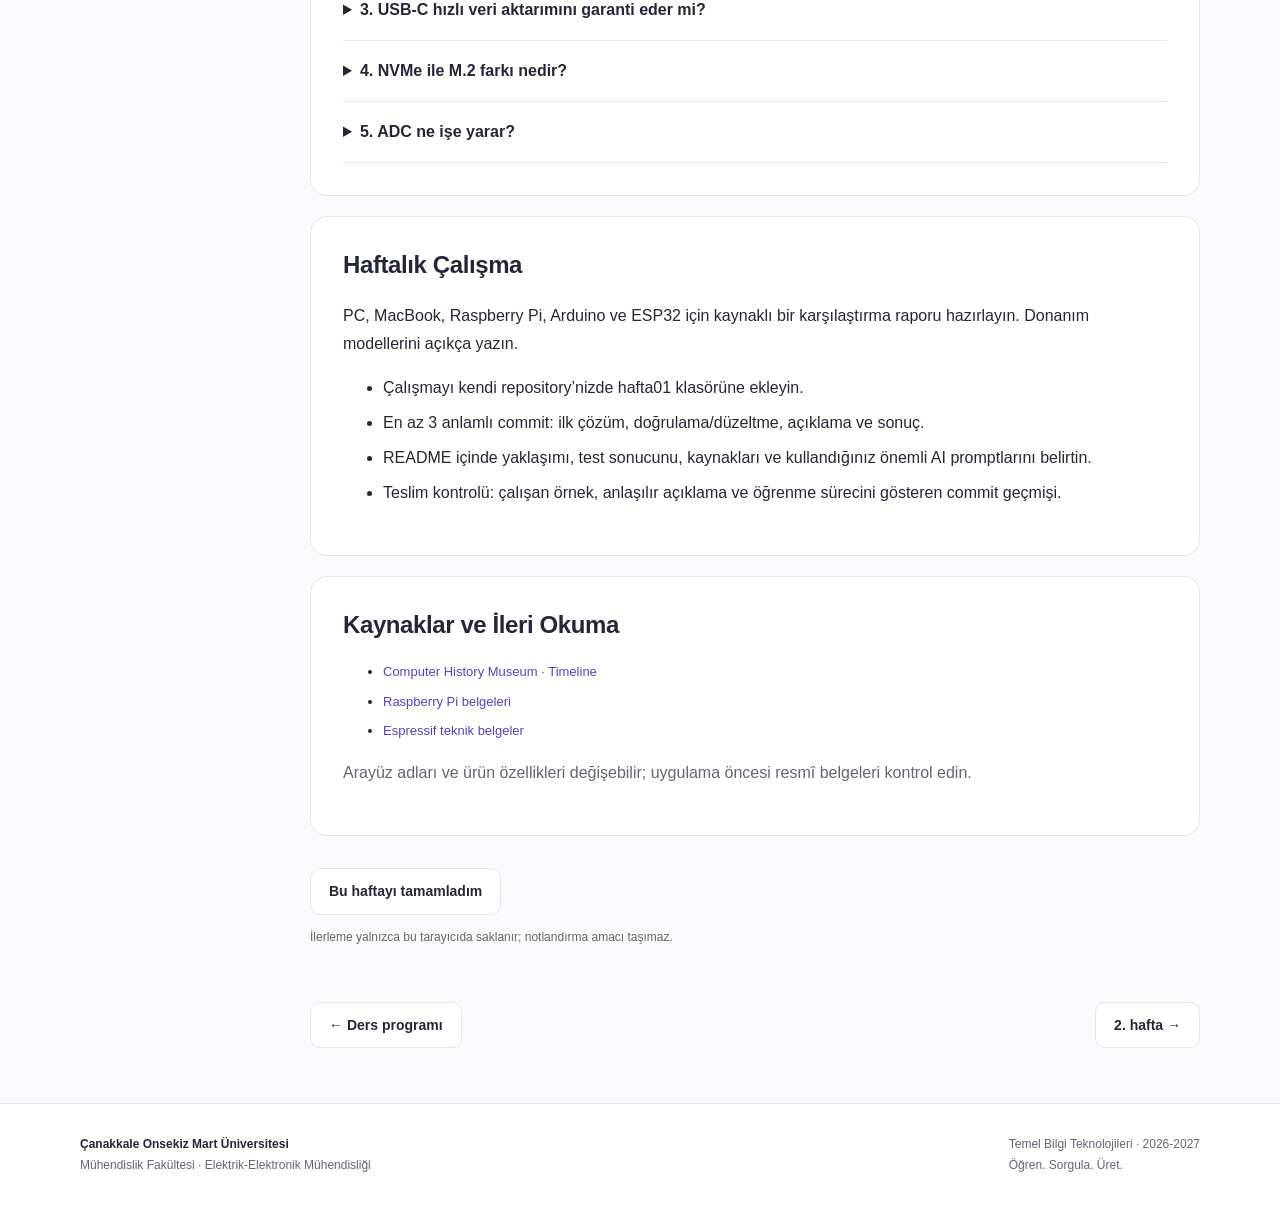
<file: weeks/week01.html>
<!doctype html><html lang="tr"><head><meta charset="utf-8"><meta name="viewport" content="width=device-width, initial-scale=1"><title>Bilgisayarların Kısa Tarihi ve Bilgisayar Sistemleri | TBK · ÇOMÜ</title><meta name="description" content="Mekanik hesaplamadan modern işlemcilere: bir bilgisayarın parçalarını ve aralarındaki ilişkiyi keşfedin."><meta property="og:title" content="Bilgisayarların Kısa Tarihi ve Bilgisayar Sistemleri"><meta property="og:description" content="Mekanik hesaplamadan modern işlemcilere: bir bilgisayarın parçalarını ve aralarındaki ilişkiyi keşfedin."><meta property="og:type" content="website"><meta property="og:locale" content="tr_TR"><meta name="theme-color" content="#fafafc"><link rel="icon" href="../assets/icons/favicon.svg" type="image/svg+xml"><script src="../js/theme.js"></script><link rel="stylesheet" href="../css/style.css"><link rel="stylesheet" href="../css/presentation.css"><link rel="stylesheet" href="../css/responsive.css"><script defer src="../js/main.js"></script><script defer src="../js/presentation.js"></script><script defer src="../js/demos.js"></script><link rel="stylesheet" href="../css/history.css"><script defer src="../js/history.js"></script><link rel="stylesheet" href="../css/concepts.css"><script defer src="../js/concepts.js"></script></head><body data-week="1"><a class="skip" href="#main">İçeriğe geç</a><header class="topbar"><nav class="nav-inner" aria-label="Ana navigasyon"><a class="brand" href="../index.html"><span class="brand-mark" aria-hidden="true">TBK</span><span><strong>Temel Bilgi Teknolojileri</strong><small>ÇOMÜ · ELEKTRİK-ELEKTRONİK</small></span></a><button class="menu-toggle" type="button" aria-expanded="false" aria-controls="primary-links" hidden>Menü <span aria-hidden="true">☰</span></button><div class="nav-links" id="primary-links"><a href="../index.html#program">Ders programı</a><a href="../index.html#proje">Dönem projesi</a><a href="../index.html#ai">AI ilkeleri</a></div><button class="theme-toggle" type="button" aria-label="Temayı değiştir">☾</button></nav></header><main id="main" class="container"><div class="breadcrumb"><a href="../index.html#program">Ders programı</a> / 01. Hafta</div><header class="lesson-header"><span class="eyebrow">01. HAFTA · Sistemler · 2 SAAT</span><h1>Bilgisayarların Kısa Tarihi ve Bilgisayar Sistemleri</h1><p>Mekanik hesaplamadan modern işlemcilere: bir bilgisayarın parçalarını ve aralarındaki ilişkiyi keşfedin.</p><div class="actions"><button class="primary" id="start-presentation">▷ Sunum modunu başlat</button><a class="button" href="#uygulama">Uygulamaya geç</a></div><p class="muted">Sunum: ← → / Space · Home / End · F: tam ekran · Esc: çıkış<br>Önerilen akış: 15 dk hedefler · 50 dk teori · 35 dk uygulama · 20 dk değerlendirme</p></header><div class="lesson-layout"><aside class="toc"><details class="toc-disclosure" open><summary>Bu haftanın içindekileri</summary><span class="eyebrow">BU HAFTADA</span><nav aria-label="Ders içindekiler"><a href="#hedefler">Öğrenme Hedefleri</a><a href="#kavramlar">Temel Kavramlar</a><a href="#bilgisayar-tarihi">Bilgisayarların Tarihi · Etkileşimli Zaman Çizgisi</a><a href="#karsilastirma">Karşılaştırma</a><a href="#mimari">Sistem Mimarisi</a><a href="#ornek">Gerçek Dünya Örneği</a><a href="#uygulama">Uygulama</a><a href="#ai-calisma">Yapay Zekâ ile Çalışma</a><a href="#test">Kendini Test Et</a><a href="#gorev">Haftalık Çalışma</a><a href="#kaynaklar">Kaynaklar ve İleri Okuma</a></nav></details></aside><article aria-label="Haftalık ders içeriği"><section class="lesson-section" id="hedefler" aria-labelledby="hedefler-title"><h2 id="hedefler-title">Öğrenme Hedefleri</h2><ul><li>Bilgisayar tarihindeki altı dönüşümü gerekçeleriyle açıklamak.</li><li>Von Neumann modelinde komut ve veri akışını çizmek.</li><li>CPU, GPU, RAM ve depolamanın işlevlerini ayırmak.</li><li>Port biçimi ile iletişim protokolünü ayırt etmek.</li><li>Marka, ISA ve mimari yaklaşım arasındaki farkı açıklamak.</li><li>PC ve MCU sistemlerini ortak bilgi işleme modeliyle karşılaştırmak.</li></ul></section><section class="lesson-section" id="kavramlar" aria-labelledby="kavramlar-title"><h2 id="kavramlar-title">Temel Kavramlar</h2><div class="concept-explorer"><p class="muted">Bir kartı açın: İngilizce adını öğrenin, nasıl çalıştığını keşfedin ve gerçek bir sistemdeki görevini inceleyin.</p><div class="concept-filters" hidden aria-label="Kavram kategorileri"><button data-concept-filter="all" aria-pressed="true">Tümü</button><button data-concept-filter="compute" aria-pressed="false">İşleme & Mimari</button><button data-concept-filter="memory" aria-pressed="false">Bellek & Depolama</button><button data-concept-filter="system" aria-pressed="false">Donanım & Bağlantı</button></div><p class="concept-count" data-concept-count aria-live="polite"></p><div class="explore-grid"><details class="explore-card" data-concept-group="compute" id="concept-computer"><summary><img src="../assets/images/concepts/computer.svg" alt="" width="300" height="164"><span class="explore-title">Bilgisayar</span><span class="explore-english" lang="en">Computer</span><span class="explore-short">Veriyi komutlara göre işler ve anlamlı sonuç üretir.</span><span class="explore-open">İncele <span aria-hidden="true">＋</span></span></summary><div class="explore-detail"><h4>Nasıl çalışır?</h4><p>Girişten alınan veri bir programdaki komutlara göre işlenir. Bellek ara sonuçları tutar; depolama kalıcı kayıt, çıkış birimleri ise kullanıcı veya fiziksel dünya ile etkileşim sağlar.</p><h4>Gerçek sistemde</h4><p>Sıcaklık sensörünün değerini okuyup fanı çalıştıran MCU da bir bilgi işleme sistemidir.</p><p class="explore-note"><strong>Karıştırma:</strong> Bilgisayar yalnızca ekranı ve klavyesi olan masaüstü cihaz değildir.</p></div></details><details class="explore-card" data-concept-group="compute" id="concept-cpu"><summary><img src="../assets/images/concepts/cpu.svg" alt="" width="300" height="164"><span class="explore-title">CPU · Merkezi İşlem Birimi</span><span class="explore-english" lang="en">Central Processing Unit</span><span class="explore-short">Program komutlarını yürütür; hesaplamayı ve kontrol akışını yönetir.</span><span class="explore-open">İncele <span aria-hidden="true">＋</span></span></summary><div class="explore-detail"><h4>Nasıl çalışır?</h4><p>Komutları bellekten getirir, çözer ve yürütür. Çekirdek, register ve önbellek gibi yapılar bu işin parçalarıdır. Bir CPU birden fazla çekirdek içerebilir.</p><h4>Gerçek sistemde</h4><p>Sensör değeri 28 °C üstündeyse uyarı gösterme kararını bir program aracılığıyla yürütür.</p><p class="explore-note"><strong>Karıştırma:</strong> GHz tek başına performans ölçüsü değildir; mimari, iş yükü ve bellek erişimi de önemlidir.</p></div></details><details class="explore-card" data-concept-group="compute" id="concept-gpu"><summary><img src="../assets/images/concepts/gpu.svg" alt="" width="300" height="164"><span class="explore-title">GPU · Grafik İşlem Birimi</span><span class="explore-english" lang="en">Graphics Processing Unit</span><span class="explore-short">Çok sayıda benzer işlemi paralel yürütmede uzmanlaşır.</span><span class="explore-open">İncele <span aria-hidden="true">＋</span></span></summary><div class="explore-detail"><h4>Nasıl çalışır?</h4><p>Grafik oluşturma, görüntü işleme ve matris hesapları gibi uygun iş yüklerinde çok sayıda işlem birimi birlikte çalışır. GPU işlemci paketine bütünleşik veya ayrı bir kart üzerinde olabilir.</p><h4>Gerçek sistemde</h4><p>Bir görüntünün çok sayıda pikseline aynı filtreyi uygulamak veya bir yapay zekâ modelinin matris işlemlerini yürütmek.</p><p class="explore-note"><strong>Karıştırma:</strong> GPU yalnızca oyun için değildir. GPU yongası ile ekran kartının tamamı aynı şey değildir.</p></div></details><details class="explore-card" data-concept-group="compute" id="concept-mcu"><summary><img src="../assets/images/concepts/mcu.svg" alt="" width="300" height="164"><span class="explore-title">MCU · Mikrodenetleyici</span><span class="explore-english" lang="en">Microcontroller Unit</span><span class="explore-short">CPU çekirdeğini, belleği ve çevre birimlerini tek yongada buluşturur.</span><span class="explore-open">İncele <span aria-hidden="true">＋</span></span></summary><div class="explore-detail"><h4>Nasıl çalışır?</h4><p>GPIO, zamanlayıcı ve bazı modellerde ADC gibi birimlerle fiziksel giriş/çıkışları kontrol eder. SRAM çalışma verilerini, Flash ise programı saklayabilir; özellikler modele bağlıdır.</p><h4>Gerçek sistemde</h4><p>ESP32 tabanlı bir düğüm sıcaklığı ölçer, Wi-Fi üzerinden iletir ve uygun sürücü devresiyle fanı kontrol eder.</p><p class="explore-note"><strong>Karıştırma:</strong> MCU, CPU’nun rakibi olan bir parça değildir; içinde CPU çekirdeği bulunan bütünleşik sistemdir.</p></div></details><details class="explore-card" data-concept-group="compute" id="concept-von-neumann"><summary><img src="../assets/images/concepts/architecture.svg" alt="" width="300" height="164"><span class="explore-title">Von Neumann Mimarisi</span><span class="explore-english" lang="en">Von Neumann Architecture</span><span class="explore-short">Komut ve veriyi ortak bellek modelinde düşünür.</span><span class="explore-open">İncele <span aria-hidden="true">＋</span></span></summary><div class="explore-detail"><h4>Nasıl çalışır?</h4><p>İşlemci komutları ve verileri bellekten alır. Ortak iletişim kaynakları veri akışını sınırlayabilir; bu durum Von Neumann darboğazı olarak anılır. Modern tasarımlar ayrı komut/veri önbellekleri gibi karma çözümler içerir.</p><h4>Gerçek sistemde</h4><p>Bellekteki iki ölçümü al, topla ve sonucu belleğe yaz: program ve veriler aynı temel model içinde ele alınır.</p><p class="explore-note"><strong>Karıştırma:</strong> Bu bir mimari modeldir; her modern bilgisayarın fiziksel bağlantılarını eksiksiz tarif etmez.</p></div></details><details class="explore-card" data-concept-group="compute" id="concept-isa"><summary><img src="../assets/images/concepts/isa.svg" alt="" width="300" height="164"><span class="explore-title">ISA · Komut Kümesi Mimarisi</span><span class="explore-english" lang="en">Instruction Set Architecture</span><span class="explore-short">Yazılımın işlemciyle konuştuğu mimari sözleşmedir.</span><span class="explore-open">İncele <span aria-hidden="true">＋</span></span></summary><div class="explore-detail"><h4>Nasıl çalışır?</h4><p>Komutları, programcıya görünen register’ları ve işlem davranışlarını tanımlar. x86-64 (x64), Arm ve RISC-V mimari aileleridir. RISC: Reduced Instruction Set Computer; CISC: Complex Instruction Set Computer tasarım yaklaşımlarını adlandırır.</p><h4>Gerçek sistemde</h4><p>Intel ve AMD’nin birçok masaüstü işlemcisi x86-64; Apple Silicon, Arm ISA kullanır. Aynı ISA farklı mikro mimarilerle uygulanabilir.</p><p class="explore-note"><strong>Karıştırma:</strong> Intel ve AMD şirket; Apple Silicon ürün ailesidir. ISA, marka veya doğrudan bir hız sıralaması değildir.</p></div></details><details class="explore-card" data-concept-group="memory" id="concept-ram"><summary><img src="../assets/images/concepts/ram.svg" alt="" width="300" height="164"><span class="explore-title">RAM · Çalışma Belleği</span><span class="explore-english" lang="en">Random Access Memory</span><span class="explore-short">Çalışan programların geçici verilerini tutar.</span><span class="explore-open">İncele <span aria-hidden="true">＋</span></span></summary><div class="explore-detail"><h4>Nasıl çalışır?</h4><p>CPU’nun ihtiyaç duyduğu program parçaları ve ara sonuçlar çalışma belleğinde tutulur. Bilgisayarlardaki tipik RAM uçucudur: enerji kesildiğinde içeriği korunmaz.</p><h4>Gerçek sistemde</h4><p>Açık bir raporda yaptığınız son değişiklik RAM’de olabilir; dosyayı kaydetmeden kapanırsa bu değişiklik kaybolabilir.</p><p class="explore-note"><strong>Karıştırma:</strong> RAM kapasitesi depolama kapasitesi değildir. Daha fazla RAM, SSD’deki boş alanı artırmaz.</p></div></details><details class="explore-card" data-concept-group="memory" id="concept-rom"><summary><img src="../assets/images/concepts/storage.svg" alt="" width="300" height="164"><span class="explore-title">ROM ve Flash</span><span class="explore-english" lang="en">Read-Only Memory / Flash Memory</span><span class="explore-short">Güç kesildiğinde de saklanması gereken bilgiler için kalıcı bellek.</span><span class="explore-open">İncele <span aria-hidden="true">＋</span></span></summary><div class="explore-detail"><h4>Nasıl çalışır?</h4><p>Klasik ROM normal kullanımda yalnızca okunur. Flash elektrikle silinip yeniden yazılabilen kalıcı bellek teknolojisidir. Modern firmware çoğunlukla güncellenebilir Flash üzerinde tutulur.</p><h4>Gerçek sistemde</h4><p>MCU’nun ölçüm programı Flash’ta kalır; cihaz yeniden açıldığında program tekrar çalıştırılır.</p><p class="explore-note"><strong>Karıştırma:</strong> ROM ile Flash tam eş anlamlı değildir. Firmware bir yazılımdır; Flash onu saklayabilen donanımdır.</p></div></details><details class="explore-card" data-concept-group="memory" id="concept-ssd"><summary><img src="../assets/images/concepts/storage.svg" alt="" width="300" height="164"><span class="explore-title">SSD · Katı Hâl Sürücüsü</span><span class="explore-english" lang="en">Solid-State Drive</span><span class="explore-short">Dosyaları hareketli mekanik parça olmadan saklar.</span><span class="explore-open">İncele <span aria-hidden="true">＋</span></span></summary><div class="explore-detail"><h4>Nasıl çalışır?</h4><p>Çoğunlukla NAND Flash ve bir denetleyici kullanır. İşletim sistemi, uygulama ve ölçüm dosyaları güç kesildiğinde korunur. Kapasite, gecikme ve aktarım hızı ayrı özelliklerdir.</p><h4>Gerçek sistemde</h4><p>Bir dönem boyunca toplanan ölçüm CSV dosyalarını ve proje kodunu depolar.</p><p class="explore-note"><strong>Karıştırma:</strong> Her SSD NVMe değildir; SATA üzerinden çalışan SSD’ler de vardır.</p></div></details><details class="explore-card" data-concept-group="memory" id="concept-hdd"><summary><img src="../assets/images/concepts/disk.svg" alt="" width="300" height="164"><span class="explore-title">HDD · Sabit Disk Sürücüsü</span><span class="explore-english" lang="en">Hard Disk Drive</span><span class="explore-short">Veriyi dönen manyetik plakalar üzerinde saklar.</span><span class="explore-open">İncele <span aria-hidden="true">＋</span></span></summary><div class="explore-detail"><h4>Nasıl çalışır?</h4><p>Okuma/yazma kafası uygun konuma hareket eder. Mekanik arama ve dönme beklemesi, erişim gecikmesine katkıda bulunur. Disk kapasitesi ile RAM miktarı birbirinden bağımsızdır.</p><h4>Gerçek sistemde</h4><p>Büyük bir ölçüm arşivinin kalıcı olarak tutulmasında kullanılabilir; bağımsız yedek yine gerekir.</p><p class="explore-note"><strong>Karıştırma:</strong> Kalıcı depolama, verinin asla kaybolmayacağı anlamına gelmez; donanım arızaları mümkündür.</p></div></details><details class="explore-card" data-concept-group="memory" id="concept-nvme"><summary><img src="../assets/images/concepts/ram.svg" alt="" width="300" height="164"><span class="explore-title">NVMe · Depolama Protokolü</span><span class="explore-english" lang="en">Non-Volatile Memory Express</span><span class="explore-short">Yüksek hızlı kalıcı depolama için tasarlanmış iletişim protokolü.</span><span class="explore-open">İncele <span aria-hidden="true">＋</span></span></summary><div class="explore-detail"><h4>Nasıl çalışır?</h4><p>Yaygın yerel kullanımda PCIe üzerinden SSD’ye erişim sağlar. M.2 fiziksel biçim ve bağlantı standardı ailesidir; protokolü tek başına belirlemez.</p><h4>Gerçek sistemde</h4><p>Bir M.2 SSD satın alırken anakart yuvasının PCIe/NVMe veya SATA desteğini kontrol edersiniz.</p><p class="explore-note"><strong>Karıştırma:</strong> NVMe bellek yongası türü değildir. M.2 görünümündeki her sürücü NVMe kullanmaz.</p></div></details><details class="explore-card" data-concept-group="system" id="concept-motherboard"><summary><img src="../assets/images/concepts/board.svg" alt="" width="300" height="164"><span class="explore-title">Anakart</span><span class="explore-english" lang="en">Motherboard / Mainboard</span><span class="explore-short">Bileşenlerin bağlandığı ana devre kartıdır.</span><span class="explore-open">İncele <span aria-hidden="true">＋</span></span></summary><div class="explore-detail"><h4>Nasıl çalışır?</h4><p>İşlemci, RAM, depolama ve çevre birimleri arasındaki elektriksel bağlantıları ve genişleme olanaklarını sağlar. Soket, bellek türü ve bağlantı desteği uyumluluğu belirler.</p><h4>Gerçek sistemde</h4><p>Bir RAM modülünü seçerken yalnızca kapasitesine değil anakartın desteklediği bellek türüne de bakarsınız.</p><p class="explore-note"><strong>Karıştırma:</strong> Fiziksel olarak benzeyen her bağlantı veya parça elektriksel olarak uyumlu değildir.</p></div></details><details class="explore-card" data-concept-group="system" id="concept-psu"><summary><img src="../assets/images/concepts/power.svg" alt="" width="300" height="164"><span class="explore-title">PSU · Güç Kaynağı</span><span class="explore-english" lang="en">Power Supply Unit</span><span class="explore-short">Bileşenlere uygun ve düzenlenmiş elektrik enerjisi sağlar.</span><span class="explore-open">İncele <span aria-hidden="true">＋</span></span></summary><div class="explore-detail"><h4>Nasıl çalışır?</h4><p>Masaüstü güç kaynağı şebekeden gelen AC enerjiyi gerekli DC çıkışlara dönüştürür. Güç kapasitesi, bağlantılar, verim ve yük gereksinimi birlikte değerlendirilir.</p><h4>Gerçek sistemde</h4><p>CPU ve GPU yük altında daha fazla güç isteyebilir; sistemin güç ve soğutma tasarımı buna uygun olmalıdır.</p><p class="explore-note"><strong>Karıştırma:</strong> Güç kaynağının watt değeri bilgisayarın her an aynı gücü tükettiği anlamına gelmez. Güç kaynağını açmadan etiketini inceleyin.</p></div></details><details class="explore-card" data-concept-group="system" id="concept-io"><summary><img src="../assets/images/concepts/io.svg" alt="" width="300" height="164"><span class="explore-title">Giriş / Çıkış · I/O</span><span class="explore-english" lang="en">Input / Output</span><span class="explore-short">Bilgisayarın kullanıcı ve fiziksel dünya ile iletişimidir.</span><span class="explore-open">İncele <span aria-hidden="true">＋</span></span></summary><div class="explore-detail"><h4>Nasıl çalışır?</h4><p>Klavye, mikrofon ve sensör giriş; ekran, hoparlör ve aktüatör çıkış sağlar. ADC (Analog-to-Digital Converter) analog bir sinyali sayısal değere çevirir. Dijital sensörde bu dönüşüm sensörün içinde olabilir.</p><h4>Gerçek sistemde</h4><p>Sensör → ADC → MCU → fan sürücüsü: veri girişi, işleme ve fiziksel çıktı aynı sistemde birleşir.</p><p class="explore-note"><strong>Karıştırma:</strong> Dokunmatik ekran hem giriş hem çıkıştır. MCU pini güçlü bir motoru genellikle doğrudan süremez; uygun sürücü gerekir.</p></div></details><details class="explore-card" data-concept-group="system" id="concept-usb"><summary><img src="../assets/images/concepts/port.svg" alt="" width="300" height="164"><span class="explore-title">USB ve USB-C</span><span class="explore-english" lang="en">Universal Serial Bus / USB Type-C</span><span class="explore-short">USB iletişim standardı ailesi; USB-C bir konektör biçimidir.</span><span class="explore-open">İncele <span aria-hidden="true">＋</span></span></summary><div class="explore-detail"><h4>Nasıl çalışır?</h4><p>USB çevre birimleriyle veri iletişimi ve uygun koşullarda güç aktarımı sağlar. USB-C ile görüntü, veri ve şarj özellikleri cihaz, port ve kablonun desteklerine bağlıdır.</p><h4>Gerçek sistemde</h4><p>Aynı görünen iki USB-C kablosundan biri yalnızca sınırlı veri ve şarj, diğeri ek görüntü özellikleri destekleyebilir.</p><p class="explore-note"><strong>Karıştırma:</strong> Konektör şekli aynıysa hız ve yetenek de aynıdır sonucu çıkarılamaz.</p></div></details><details class="explore-card" data-concept-group="system" id="concept-connections"><summary><img src="../assets/images/concepts/port.svg" alt="" width="300" height="164"><span class="explore-title">Görüntü, Ağ ve Genişleme</span><span class="explore-english" lang="en">HDMI / DisplayPort / Ethernet / PCIe</span><span class="explore-short">Her bağlantı, farklı veri akışı ve kullanım amacı için tasarlanır.</span><span class="explore-open">İncele <span aria-hidden="true">＋</span></span></summary><div class="explore-detail"><h4>Nasıl çalışır?</h4><p>HDMI: High-Definition Multimedia Interface ve DisplayPort dijital görüntü/ses taşır. Ethernet yerel ağ iletişimidir. PCIe: Peripheral Component Interconnect Express, GPU ve NVMe gibi bileşenleri bağlar. Thunderbolt bir bağlantı teknolojisi adıdır; USB-C üzerinden sunulan özellikleri sürüme ve cihaza bağlıdır.</p><h4>Gerçek sistemde</h4><p>Monitör görüntü bağlantısına, yerel ağ Ethernet’e, ayrı ekran kartı çoğunlukla PCIe’ye bağlanır.</p><p class="explore-note"><strong>Karıştırma:</strong> Fiziksel port ile ağdaki TCP/UDP port numarası farklı kavramlardır. DisplayPort, Ethernet ve Thunderbolt kısaltma açılımı değildir.</p></div></details></div><p class="concept-caption">Görseller kavramsal çizimlerdir; belirli bir ürünün fotoğrafı veya ölçekli devre şeması değildir.</p><section class="concept-lab" aria-labelledby="parallel-title"><span class="eyebrow">DENEYEREK ÖĞREN</span><h3 id="parallel-title">CPU ve GPU: aynı iş, farklı yaklaşım</h3><p>CPU (<span lang="en">Central Processing Unit</span>) genel amaçlı kontrol ve hesaplama için; GPU (<span lang="en">Graphics Processing Unit</span>) çok sayıda benzer işlemi paralel yürütmek için tasarlanır.</p><p>12 bağımsız piksele aynı işlemi uyguladığınızı düşünün. Aşağıdaki modelde bir akış adım başına 1, diğer düzen 4 piksel işler.</p><div class="parallel-display"><div><h4>Tek akışlı yaklaşım</h4><div class="task-pixels" data-cpu-pixels aria-hidden="true"></div><p data-cpu-result>0 / 12 piksel</p></div><div><h4>Paralel yaklaşım</h4><div class="task-pixels" data-gpu-pixels aria-hidden="true"></div><p data-gpu-result>0 / 12 piksel</p></div></div><div class="lab-controls" hidden><button data-parallel-step>Bir adım ilerlet →</button><button data-parallel-reset>Başa al</button><output data-parallel-status aria-live="polite">Henüz işlem yapılmadı.</output></div><noscript><p>Birinci adımda 1 ve 4; üçüncü adımda 3 ve 12 piksel işlenmiş olur. Bu bir hız ölçümü değildir.</p></noscript><p class="explore-note">Bu görsel bir paralellik modelidir, performans testi değildir. CPU da çok çekirdek ve vektör komutlarıyla paralel çalışabilir. GPU her görevde daha hızlı değildir; veri aktarımı, bağımlılıklar ve yazılım sonucu etkiler.</p></section><section class="concept-lab" aria-labelledby="memory-title"><span class="eyebrow">KÜÇÜK BİR BELLEK DENEYİ</span><h3 id="memory-title">RAM mi, depolama mı?</h3><p>RAM çalışma masanız, SSD kayıtlı dosyaların durduğu dolabınız gibi düşünülebilir. Önce değeri değiştirin; kaydetmeden ve kaydettikten sonra güç kesintisini deneyin.</p><div class="memory-display"><div><span class="eyebrow">RAM · ÇALIŞMA KOPYASI</span><output data-memory-ram>24 °C</output><small>Güç kesilince kaybolur.</small></div><span class="memory-arrow" aria-hidden="true">→</span><div><span class="eyebrow">SSD · KAYITLI DOSYA</span><output data-memory-disk>24 °C</output><small>Güç kesilince korunur.</small></div></div><div class="memory-controls" hidden><button data-memory-edit>RAM’de değeri +1 artır</button><button data-memory-save>SSD’ye kaydet</button><button data-memory-power>Gücü kes</button><button data-memory-reset>Deneyi sıfırla</button></div><p data-memory-status role="status">Başlangıç: dosyadan RAM’e 24 °C yüklendi.</p><p class="concept-caption">Yalnızca sayfa içi simülasyon. Cihazınızın gücünü, belleğini veya dosyalarını değiştirmez. Yeniden açma adımı dosyanın RAM’e tekrar yüklenmesini temsil eder; otomatik kayıt varsayılmaz.</p></section><div class="concept-reading"><h3>Kaynaklarla pekiştir</h3><ul><li><a href="https://www.intel.com/content/www/us/en/products/docs/processors/cpu-vs-gpu.html">Intel · CPU ve GPU</a></li><li><a href="https://www.arm.com/glossary/isa">Arm · Instruction Set Architecture</a></li><li><a href="https://www.kingston.com/en/blog/pc-performance/difference-between-memory-storage">Kingston · Bellek ve depolama</a></li></ul></div></div></section><section class="lesson-section" id="bilgisayar-tarihi" aria-labelledby="bilgisayar-tarihi-title"><h2 id="bilgisayar-tarihi-title">Bilgisayarların Tarihi · Etkileşimli Zaman Çizgisi</h2><div class="history" data-history><p class="history-intro">Dişlilerden yarı iletkenlere, oda büyüklüğündeki makinelerden cebimizdeki bilgisayara. Çizgi üzerindeki bir tarihi seçerek keşfedin.</p><div class="history-jumps" hidden><button type="button" data-history-jump="0">← Transistör öncesi</button><button type="button" data-history-jump="5" class="history-revolution">1947 · Devrim</button><button type="button" data-history-jump="6">Transistör sonrası →</button><button type="button" data-history-jump="13">Günümüze git ↗</button></div><p class="history-hint">Yatay çizgiyi kaydırın · Tarihler kronolojiktir; aralıklar zaman ölçeğinde değildir.</p><nav class="history-rail" aria-label="Bilgisayar tarihi dönüm noktaları"><ol><li class="history-stop before"><a id="history-link-0" href="#history-event-0" class="history-link"><span class="history-year">Antik Çağ</span><span class="history-dot" aria-hidden="true"></span><span class="history-name">Abaküs</span></a></li><li class="history-stop before"><a id="history-link-1" href="#history-event-1" class="history-link"><span class="history-year">1642</span><span class="history-dot" aria-hidden="true"></span><span class="history-name">Pascaline</span></a></li><li class="history-stop before"><a id="history-link-2" href="#history-event-2" class="history-link"><span class="history-year">1830’lar</span><span class="history-dot" aria-hidden="true"></span><span class="history-name">Babbage</span></a></li><li class="history-stop before"><a id="history-link-3" href="#history-event-3" class="history-link"><span class="history-year">1843</span><span class="history-dot" aria-hidden="true"></span><span class="history-name">Ada Lovelace</span></a></li><li class="history-stop before"><a id="history-link-4" href="#history-event-4" class="history-link"><span class="history-year">1946</span><span class="history-dot" aria-hidden="true"></span><span class="history-name">ENIAC</span></a></li><li class="history-stop turn"><a id="history-link-5" href="#history-event-5" class="history-link"><span class="history-year">1947</span><span class="history-dot" aria-hidden="true"></span><span class="history-name">Transistör devrimi</span></a></li><li class="history-stop after"><a id="history-link-6" href="#history-event-6" class="history-link"><span class="history-year">1953</span><span class="history-dot" aria-hidden="true"></span><span class="history-name">Transistör bilgisayara giriyor</span></a></li><li class="history-stop after"><a id="history-link-7" href="#history-event-7" class="history-link"><span class="history-year">1958–1959</span><span class="history-dot" aria-hidden="true"></span><span class="history-name">Entegre devre</span></a></li><li class="history-stop after"><a id="history-link-8" href="#history-event-8" class="history-link"><span class="history-year">1971</span><span class="history-dot" aria-hidden="true"></span><span class="history-name">Mikroişlemci</span></a></li><li class="history-stop after"><a id="history-link-9" href="#history-event-9" class="history-link"><span class="history-year">1977–1981</span><span class="history-dot" aria-hidden="true"></span><span class="history-name">Kişisel bilgisayar dönemi</span></a></li><li class="history-stop after"><a id="history-link-10" href="#history-event-10" class="history-link"><span class="history-year">1989–1991</span><span class="history-dot" aria-hidden="true"></span><span class="history-name">Web</span></a></li><li class="history-stop after"><a id="history-link-11" href="#history-event-11" class="history-link"><span class="history-year">2007</span><span class="history-dot" aria-hidden="true"></span><span class="history-name">Bilgisayar cebimize taşınıyor</span></a></li><li class="history-stop after"><a id="history-link-12" href="#history-event-12" class="history-link"><span class="history-year">2012</span><span class="history-dot" aria-hidden="true"></span><span class="history-name">Raspberry Pi</span></a></li><li class="history-stop after"><a id="history-link-13" href="#history-event-13" class="history-link"><span class="history-year">2020’ler → Günümüz</span><span class="history-dot" aria-hidden="true"></span><span class="history-name">Bulut, IoT ve yapay zekâ</span></a></li></ol></nav><div class="history-panels"><article class="history-event before" id="history-event-0" aria-labelledby="history-heading-0"><figure><img src="../assets/images/history/abacus.svg" width="320" height="225" alt="Abaküs: hesabı görünür kılmak için temsili çizim"><figcaption>Temsili çizim · tarihî fotoğraf değildir.</figcaption></figure><div><span class="history-era">TRANSİSTÖR ÖNCESİ · Antik Çağ</span><h3 id="history-heading-0">Abaküs: hesabı görünür kılmak</h3><p>Boncuk ve çubuklar sayıları temsil eder; işlemleri insan yürütür. Hesaplama araçlarının kökleri, elektronik bilgisayarlardan çok daha eskidir.</p><p class="history-impact"><strong>Ne değişti?</strong> Bilgiyi fiziksel bir düzenle temsil etmek.</p><a class="history-source" href="https://www.computerhistory.org/revolution/calculators/1/1">Computer History Museum · Calculators ↗</a></div></article><article class="history-event before" id="history-event-1" aria-labelledby="history-heading-1"><figure><img src="../assets/images/history/gears.svg" width="320" height="225" alt="Pascaline: dişlilerle hesap için temsili çizim"><figcaption>Temsili çizim · tarihî fotoğraf değildir.</figcaption></figure><div><span class="history-era">TRANSİSTÖR ÖNCESİ · 1642</span><h3 id="history-heading-1">Pascaline: dişlilerle hesap</h3><p>Blaise Pascal’ın mekanik hesaplayıcısı, toplama ve basamak taşıma işlemlerini dişli ve taşıma mekanizmalarıyla gerçekleştirir. Belirli bir işi yapan mekanizma henüz genel amaçlı bilgisayar değildir.</p><p class="history-impact"><strong>Ne değişti?</strong> İnsan emeğinin bir bölümünü mekanizmaya aktarmak.</p><a class="history-source" href="https://www.computerhistory.org/revolution/calculators/1/47">Computer History Museum · Mechanical calculators ↗</a></div></article><article class="history-event before" id="history-event-2" aria-labelledby="history-heading-2"><figure><img src="../assets/images/history/gears.svg" width="320" height="225" alt="Babbage: programlanabilir makine fikri için temsili çizim"><figcaption>Temsili çizim · tarihî fotoğraf değildir.</figcaption></figure><div><span class="history-era">TRANSİSTÖR ÖNCESİ · 1830’lar</span><h3 id="history-heading-2">Babbage: programlanabilir makine fikri</h3><p>Charles Babbage’ın Analitik Makine tasarımı, işlem birimi ve bellek içeren genel amaçlı bir mekanik bilgisayar düşüncesini geliştirir. Tasarım kendi döneminde tamamlanmaz.</p><p class="history-impact"><strong>Ne değişti?</strong> Tek bir hesabı yapan araçtan farklı komutları yürüten sisteme.</p><a class="history-source" href="https://www.computerhistory.org/babbage/engines/">Computer History Museum · Babbage’s engines ↗</a></div></article><article class="history-event before" id="history-event-3" aria-labelledby="history-heading-3"><figure><img src="../assets/images/history/program.svg" width="320" height="225" alt="Ada Lovelace: makine için işlem dizisi için temsili çizim"><figcaption>Temsili çizim · tarihî fotoğraf değildir.</figcaption></figure><div><span class="history-era">TRANSİSTÖR ÖNCESİ · 1843</span><h3 id="history-heading-3">Ada Lovelace: makine için işlem dizisi</h3><p>Lovelace, Analitik Makine üzerine notlarında Bernoulli sayıları için bir işlem dizisi yayımlar. Makinelerin yalnızca sayıları değil, kurallarla temsil edilen başka sembolleri de işleyebileceğini tartışır.</p><p class="history-impact"><strong>Ne değişti?</strong> Donanımdan ayrı olarak algoritmayı düşünmek.</p><a class="history-source" href="https://www.computerhistory.org/babbage/adalovelace/">Computer History Museum · Ada Lovelace ↗</a></div></article><article class="history-event before" id="history-event-4" aria-labelledby="history-heading-4"><figure><img src="../assets/images/history/tubes.svg" width="320" height="225" alt="ENIAC: vakum tüpleri çağı için temsili çizim"><figcaption>Temsili çizim · tarihî fotoğraf değildir.</figcaption></figure><div><span class="history-era">TRANSİSTÖR ÖNCESİ · 1946</span><h3 id="history-heading-4">ENIAC: vakum tüpleri çağı</h3><p>ENIAC kamuya tanıtılır. Yaklaşık 18.000 vakum tüpü kullanan sistem, elektronik hesaplamanın hızını gösterir; büyük alan, güç ve bakım gereksinimleri taşır.</p><p class="history-impact"><strong>Ne değişti?</strong> Mekanik hareketten elektronik anahtarlamaya geçiş.</p><a class="history-source" href="https://www.computerhistory.org/timeline/1946/">Computer History Museum · 1946 ↗</a></div></article><article class="history-event turn" id="history-event-5" aria-labelledby="history-heading-5"><figure><img src="../assets/images/history/transistor.svg" width="320" height="225" alt="Transistör devrimi için temsili çizim"><figcaption>Temsili çizim · tarihî fotoğraf değildir.</figcaption></figure><div><span class="history-era">DÖNÜM NOKTASI · 1947</span><h3 id="history-heading-5">Transistör devrimi</h3><p>Bell Labs’te John Bardeen ve Walter Brattain çalışan nokta temaslı transistörü geliştirir. William Shockley’nin de yer aldığı araştırmalar, yarı iletken elektroniğin yolunu açar.</p><p class="history-impact"><strong>Ne değişti?</strong> Tüplerin yerini zamanla alabilecek küçük, düşük güçlü ve bütünleştirilebilir elektronik yapıların başlangıcı.</p><a class="history-source" href="https://www.computerhistory.org/siliconengine/invention-of-the-point-contact-transistor/">Computer History Museum · Transistörün icadı ↗</a></div></article><article class="history-event after" id="history-event-6" aria-labelledby="history-heading-6"><figure><img src="../assets/images/history/board.svg" width="320" height="225" alt="Transistör bilgisayara giriyor için temsili çizim"><figcaption>Temsili çizim · tarihî fotoğraf değildir.</figcaption></figure><div><span class="history-era">TRANSİSTÖR SONRASI · 1953</span><h3 id="history-heading-6">Transistör bilgisayara giriyor</h3><p>Manchester Üniversitesi’nin deneysel transistörlü bilgisayarı çalışır. İlk sistemler karma bileşenler de içerir; 1947’deki icadın bilgisayarlara yayılması yıllar alır.</p><p class="history-impact"><strong>Ne değişti?</strong> Bir bileşenin icadı ile sistemlerde yaygın kullanımı aynı tarih değildir.</p><a class="history-source" href="https://www.computerhistory.org/siliconengine/transistorized-computers-emerge/">Computer History Museum · Transistorized computers ↗</a></div></article><article class="history-event after" id="history-event-7" aria-labelledby="history-heading-7"><figure><img src="../assets/images/history/chip.svg" width="320" height="225" alt="Entegre devre: tek yüzeyde çok eleman için temsili çizim"><figcaption>Temsili çizim · tarihî fotoğraf değildir.</figcaption></figure><div><span class="history-era">TRANSİSTÖR SONRASI · 1958–1959</span><h3 id="history-heading-7">Entegre devre: tek yüzeyde çok eleman</h3><p>Jack Kilby 1958’de çalışan entegre devresini gösterir. Robert Noyce’un 1959’daki monolitik devre yaklaşımı, çok sayıda elemanın birlikte üretilmesinin önünü açar.</p><p class="history-impact"><strong>Ne değişti?</strong> Ayrı ayrı bağlanan transistörlerden yonga üzerinde bütünleşmeye.</p><a class="history-source" href="https://www.computerhistory.org/revolution/story/276">Computer History Museum · The Integrated Circuit ↗</a></div></article><article class="history-event after" id="history-event-8" aria-labelledby="history-heading-8"><figure><img src="../assets/images/history/chip.svg" width="320" height="225" alt="Mikroişlemci: CPU bir yongada için temsili çizim"><figcaption>Temsili çizim · tarihî fotoğraf değildir.</figcaption></figure><div><span class="history-era">TRANSİSTÖR SONRASI · 1971</span><h3 id="history-heading-8">Mikroişlemci: CPU bir yongada</h3><p>Intel 4004 ticari olarak sunulur. İşlemci işlevlerinin tek yongada toplanması, küçük sistemlerin tasarımını ve üretimini kolaylaştırır.</p><p class="history-impact"><strong>Ne değişti?</strong> Bilgisayarın temel işlem birimini daha erişilebilir kılmak.</p><a class="history-source" href="https://www.computerhistory.org/timeline/1971/">Computer History Museum · 1971 ↗</a></div></article><article class="history-event after" id="history-event-9" aria-labelledby="history-heading-9"><figure><img src="../assets/images/history/desktop.svg" width="320" height="225" alt="Kişisel bilgisayar dönemi için temsili çizim"><figcaption>Temsili çizim · tarihî fotoğraf değildir.</figcaption></figure><div><span class="history-era">TRANSİSTÖR SONRASI · 1977–1981</span><h3 id="history-heading-9">Kişisel bilgisayar dönemi</h3><p>Apple II gibi 1977 bilgisayarları ve 1981 IBM PC, kişisel bilgisayar ekosisteminin önemli dönüm noktalarıdır. Bilgisayarlar ev, okul ve ofislerde daha geniş kitlelere ulaşır.</p><p class="history-impact"><strong>Ne değişti?</strong> Merkezî hesaplama kaynaklarından bireysel kullanıma.</p><a class="history-source" href="https://www.ibm.com/history/personal-computer">IBM · Personal computer ↗</a></div></article><article class="history-event after" id="history-event-10" aria-labelledby="history-heading-10"><figure><img src="../assets/images/history/network.svg" width="320" height="225" alt="Web: bilgisayarlar arasında belgeler için temsili çizim"><figcaption>Temsili çizim · tarihî fotoğraf değildir.</figcaption></figure><div><span class="history-era">TRANSİSTÖR SONRASI · 1989–1991</span><h3 id="history-heading-10">Web: bilgisayarlar arasında belgeler</h3><p>Tim Berners-Lee 1989’da CERN’de Web’i önerir; ilk sunucu ve tarayıcı 1990’da gelişir, proje 1991’de daha geniş çevrelere açılır. Web, İnternet altyapısı üzerinde çalışır.</p><p class="history-impact"><strong>Ne değişti?</strong> Bağlantılı belgelerden küresel bilgi paylaşımına.</p><a class="history-source" href="https://home.cern/science/computing/the-birth-of-the-web/">CERN · The birth of the Web ↗</a></div></article><article class="history-event after" id="history-event-11" aria-labelledby="history-heading-11"><figure><img src="../assets/images/history/phone.svg" width="320" height="225" alt="Bilgisayar cebimize taşınıyor için temsili çizim"><figcaption>Temsili çizim · tarihî fotoğraf değildir.</figcaption></figure><div><span class="history-era">TRANSİSTÖR SONRASI · 2007</span><h3 id="history-heading-11">Bilgisayar cebimize taşınıyor</h3><p>iPhone’un tanıtımı, çoklu dokunmatik arayüz ve mobil Web’in görünür dönüm noktalarından biridir. Akıllı telefonların tarihi daha eskidir; gelişim tek bir ürünle başlamaz.</p><p class="history-impact"><strong>Ne değişti?</strong> İşlemci, ekran, sensör ve ağın taşınabilir bir sistemde birleşmesi.</p><a class="history-source" href="https://www.apple.com/newsroom/2007/01/09Apple-Reinvents-the-Phone-with-iPhone/">Apple · 2007 iPhone tanıtımı ↗</a></div></article><article class="history-event after" id="history-event-12" aria-labelledby="history-heading-12"><figure><img src="../assets/images/history/board.svg" width="320" height="225" alt="Raspberry Pi: üretmek için bilgisayar için temsili çizim"><figcaption>Temsili çizim · tarihî fotoğraf değildir.</figcaption></figure><div><span class="history-era">TRANSİSTÖR SONRASI · 2012</span><h3 id="history-heading-12">Raspberry Pi: üretmek için bilgisayar</h3><p>Raspberry Pi satışa sunulur. Eğitim ve deney odaklı tek kart bilgisayarlar, yazılımı fiziksel giriş/çıkışlarla buluşturan projeleri daha erişilebilir hale getirir.</p><p class="history-impact"><strong>Ne değişti?</strong> Bilgisayarı yalnızca kullanmak değil, onunla sistem geliştirmek.</p><a class="history-source" href="https://www.raspberrypi.com/news/the-raspberry-pi-launch/">Raspberry Pi · İlk çıkış ↗</a></div></article><article class="history-event after" id="history-event-13" aria-labelledby="history-heading-13"><figure><img src="../assets/images/history/ai.svg" width="320" height="225" alt="Bulut, IoT ve yapay zekâ için temsili çizim"><figcaption>Temsili çizim · tarihî fotoğraf değildir.</figcaption></figure><div><span class="history-era">TRANSİSTÖR SONRASI · 2020’ler → Günümüz</span><h3 id="history-heading-13">Bulut, IoT ve yapay zekâ</h3><p>Hesaplama veri merkezleri, kişisel cihazlar ve sensör düğümleri arasında dağılır. CPU, GPU ve NPU farklı iş yüklerini paylaşır; yapay zekâ çıkarımı bulutta veya uç cihazda yapılabilir.</p><p class="history-impact"><strong>Ne değişti?</strong> 1947’deki temel fikir bugün milyarlarca transistör içeren yongalarda sürüyor. Bu durak tek bir icat tarihini değil, güncel dönemi özetler.</p><a class="history-source" href="https://www.computerhistory.org/siliconengine/">Computer History Museum · The Silicon Engine ↗</a></div></article></div><div class="history-controls" hidden><button type="button" data-history-prev>← Önceki</button><output data-history-status aria-live="polite" aria-atomic="true"></output><button type="button" data-history-next>Sonraki →</button></div><div class="history-comparison"><h3>1947 neden bir kırılma noktası?</h3><div class="history-compare-grid"><div><span class="history-era">ÖNCESİ · VAKUM TÜPÜ</span><p>Elektron akışını vakum içinde kontrol eder. Isıtılan katot, yüksek ısı ve büyük fiziksel yapılar sistem tasarımını sınırlar.</p></div><div><span class="history-era">SONRASI · TRANSİSTÖR</span><p>Akımı yarı iletkende kontrol eder. Küçülme ve düşük güçlü devreler için yol açar; entegrasyonla aynı yongada çok sayıda eleman üretilebilir.</p></div></div><p class="history-hint">Geçiş bir gecede olmadı: 1947 icat → 1950’ler transistörlü bilgisayarlar → 1958–1959 entegre devre → 1971 mikroişlemci. Tüpler özel uygulamalarda kullanılmaya devam eder.</p></div></div></section><section class="lesson-section" id="konu-1" aria-labelledby="konu-1-title"><h2 id="konu-1-title">Ders İçeriği · Mekanik hesaplamadan programa</h2><p>Abaküs gibi araçlar hesaplamayı insana yardımcı olacak biçimde düzenledi. Dişli tabanlı mekanik hesaplayıcılar toplama ve taşıma işlemlerini fiziksel hareketle gerçekleştirdi. Charles Babbage’ın 19. yüzyıldaki Analitik Makine tasarımı, bellek ve işlem birimi olan programlanabilir genel amaçlı makine fikrini geliştirdi; makine kendi döneminde tamamlanmadı.</p><p>Ada Lovelace, Analitik Makine üzerine notlarında Bernoulli sayıları için bir işlem dizisi anlattı ve makinenin sayılar dışındaki sembolleri de işleyebileceğini tartıştı. Burada önemli ayrım, belirli bir hesabı yapan mekanizma ile farklı algoritmalar için programlanabilen sistemdir.</p></section><section class="lesson-section" id="konu-2" aria-labelledby="konu-2-title"><h2 id="konu-2-title">Elektronik bilgisayarın dönüm noktaları</h2><p>1940’larda geliştirilen ve 1946’da kamuya tanıtılan ENIAC, vakum tüpleriyle çalışan büyük ölçekli elektronik bir genel amaçlı bilgisayardı; ilk programlama süreci kablo ve anahtar düzenlemelerine dayanıyordu. “İlk bilgisayar” ifadesi elektronik, programlanabilir ve genel amaçlı gibi ölçütlere göre değişir.</p><p>1947’de gösterilen transistör, anahtarlama ve yükseltmeyi küçük yarı iletken yapılarla sağladı. 1950’lerin sonundaki entegre devreler birden fazla elemanı aynı yongada topladı. Mikroişlemci, CPU işlevlerini bir yonga üzerinde birleştirerek 1970’lerde daha küçük ve erişilebilir sistemlerin önünü açtı.</p></section><section class="lesson-section" id="konu-3" aria-labelledby="konu-3-title"><h2 id="konu-3-title">Kişisel, bağlı ve mobil bilgisayarlar</h2><p>1970–1980’lerde kişisel bilgisayarlar bireysel yazılım kullanımını yaygınlaştırdı. Grafik arayüzler etkileşim maliyetini azalttı. İnternet, paket anahtarlamalı ağların birbirine bağlanmasıyla gelişti; Web ise bu altyapıyı kullanan bağlantılı belge ve uygulama sistemidir. İkisi aynı şey değildir.</p><p>Dizüstü bilgisayarlar, akıllı telefonlar ve tek kart bilgisayarlar enerji, boyut ve bağlantıyı tasarımın merkezine taşıdı. Bugünkü bilgisayar sistemleri masaüstünden veri merkezine ve bir motor sürücüsündeki MCU’ya kadar uzanır. Performans tek başına saat frekansıyla değil iş yükü, mimari, bellek ve güç sınırlarıyla değerlendirilir.</p></section><section class="lesson-section" id="konu-4" aria-labelledby="konu-4-title"><h2 id="konu-4-title">Modern bilgisayar mimarisi ve anakart</h2><p>Von Neumann modelinde CPU komutu bellekten getirir, çözer ve yürütür. Veri ve komut trafiğinin aynı kaynakları paylaşması darboğaz oluşturabilir. Modern işlemciler ayrı komut/veri önbellekleri gibi karma düzenler kullanır; basit model fiziksel tasarımın tüm ayrıntısı değildir.</p><p>Anakart işlemci, RAM, depolama ve çevre birimleri arasındaki elektriksel bağlantıları sağlar. CPU kontrol akışını ve genel hesaplamayı yürütür; GPU görüntü işleme yanında paralel sayısal hesaplarda kullanılır. Güç kaynağı şebekeden gelen enerjiyi bileşenlerin gerektirdiği DC gerilimlere dönüştürür. Güç, soğutma ve bağlantı uyumluluğu birlikte değerlendirilmelidir.</p></section><section class="lesson-section" id="konu-5" aria-labelledby="konu-5-title"><h2 id="konu-5-title">RAM, ROM, SSD, HDD ve NVMe</h2><p>RAM uçucu çalışma belleğidir; açık uygulamanın verileri burada tutulur. ROM kalıcı bellek kavramıdır; modern sistemlerin firmware’i sıklıkla güncellenebilir Flash üzerinde saklanır. HDD dönen manyetik plakalar ve hareketli kafa kullanır; SSD hareketli mekanik parça olmadan Flash bellek kullanır.</p><p>NVMe bir disk boyutu veya Flash türü değil, çoğunlukla PCIe üzerinden çalışan depolama protokolüdür. M.2 fiziksel biçim/bağlantı standardı ailesidir; her M.2 aygıt NVMe değildir. Kapasite, gecikme, aktarım hızı ve dayanıklılık ayrı ölçütlerdir. Daha fazla RAM depolama kapasitesini artırmaz.</p></section><section class="lesson-section" id="konu-6" aria-labelledby="konu-6-title"><h2 id="konu-6-title">Giriş, çıkış ve bağlantı noktaları</h2><p>Klavye, fare, mikrofon ve sensör giriş; ekran, hoparlör ve aktüatör çıkış birimleridir. Dokunmatik ekran hem giriş hem çıkış sağlar. USB çevre birimi veri iletişimini ve belirli koşullarda güç aktarımını destekler. USB-C konektör biçimidir; her USB-C portu aynı hız, görüntü veya şarj yeteneğine sahip değildir.</p><p>HDMI ve DisplayPort dijital görüntü/ses taşır. Thunderbolt, sürüme ve aygıta bağlı olarak veri, görüntü ve güç özelliklerini bir bağlantıda birleştirir. Ethernet yerel ağ iletişiminde kullanılır; PCIe ise GPU ve NVMe gibi aygıtların yüksek hızlı dahili bağlantısıdır. Uygun kablo seçimi için konektör görünümünü değil iki uçtaki desteklenen özellikleri kontrol edin.</p></section><section class="lesson-section" id="konu-7" aria-labelledby="konu-7-title"><h2 id="konu-7-title">Intel, AMD, ARM ve Apple Silicon</h2><p>Intel ve AMD işlemci üreten şirketlerdir; x86 bir komut kümesi ailesidir. x64 yaygın kullanımda x86-64’ü ifade eder. Arm hem şirketi hem mimari ailesi bağlamında kullanılır. Apple Silicon, Apple’ın Arm komut kümesini kullanan SoC ailesidir. Marka, ISA ve fiziksel ürün birbirinden ayrılmalıdır.</p><p>RISC ve CISC, komut kümesi tasarım yaklaşımlarını anlatır. “RISC her zaman daha hızlıdır” veya “CISC daima daha fazla enerji harcar” sonucu çıkarılamaz. Modern uygulamalarda mikro mimari, üretim süreci, derleyici ve iş yükü belirleyicidir. Aynı ISA’yı kullanan iki işlemci farklı performans gösterebilir.</p></section><section class="lesson-section" id="karsilastirma" aria-labelledby="karsilastirma-title"><h2 id="karsilastirma-title">Karşılaştırma</h2><div class="table-wrap"><table><thead><tr><th scope="col">Platform</th><th scope="col">İşleme / bellek</th><th scope="col">Tipik kullanım</th></tr></thead><tbody><tr><td>PC</td><td>Genellikle x86-64 CPU, RAM, SSD; başka ISA’lar da mümkündür</td><td>Genel amaçlı masaüstü ve mühendislik yazılımı</td></tr><tr><td>MacBook</td><td>Modele göre Intel veya Apple Silicon; RAM ve SSD</td><td>Taşınabilir genel amaçlı bilgisayar</td></tr><tr><td>Raspberry Pi</td><td>Modeline göre Arm SoC; RAM ve microSD/diğer depolama</td><td>Tek kart bilgisayar; Pico ailesi MCU’dur</td></tr><tr><td>Arduino Uno R3</td><td>ATmega328P MCU; SRAM ve Flash</td><td>Basit gerçek zamanlı giriş/çıkış; diğer Arduino modelleri farklıdır</td></tr><tr><td>ESP32</td><td>Modele göre Xtensa veya RISC-V MCU; SRAM ve Flash</td><td>Kablosuz gömülü uygulamalar</td></tr></tbody></table></div></section><section class="lesson-section" id="mimari" aria-labelledby="mimari-title"><h2 id="mimari-title">Sistem Mimarisi</h2><link rel="stylesheet" href="../css/architecture.css"><link rel="stylesheet" href="../css/architecture-mobile.css"><div class="architecture-explorer" data-architecture>
      <p class="architecture-lead">Bir bilgisayarı yalnızca parça listesi olarak değil, <strong>verinin dönüştüğü bir sistem</strong> olarak inceleyin. Bir bileşene dokunarak görevini görün veya sıcaklık verisinin yolculuğunu adım adım çalıştırın.</p>
      <div class="architecture-tabs" role="tablist" aria-label="Mimari görünümü"><button type="button" role="tab" id="architecture-tab-general" aria-controls="architecture-general" aria-selected="true" data-architecture-tab="general">Genel bilgi işleme modeli</button><button type="button" role="tab" id="architecture-tab-electronic" aria-controls="architecture-electronic" aria-selected="false" data-architecture-tab="electronic">Elektronik sistem karşılığı</button></div>
      <div class="architecture-panel" id="architecture-general" role="tabpanel" aria-labelledby="architecture-tab-general" data-architecture-panel="general"><div class="architecture-diagram architecture-general" aria-label="Girdi, işleme, bellek, depolama ve çıktı arasındaki ilişki"><button type="button" class="architecture-node node-input" data-architecture-node="input" data-title="Girdi" data-english="Input" data-description="Sensör, klavye veya ağdan sisteme veri gelir." aria-pressed="false"><svg viewBox="0 0 96 96" aria-hidden="true"><g fill="none" stroke="currentColor" stroke-width="3" stroke-linecap="round" stroke-linejoin="round"><path d="M22 43h20m-10-10v20M55 32c10 6 10 19 0 25m9-34c18 12 18 31 0 43"/><circle cx="32" cy="43" r="8"/></g></svg><span><strong>Girdi</strong><small lang="en">Input</small></span></button><button type="button" class="architecture-node node-process" data-architecture-node="process" data-title="İşleme" data-english="Processing" data-description="CPU veya MCU komutları yürütür ve karar üretir." aria-pressed="false"><svg viewBox="0 0 96 96" aria-hidden="true"><g fill="none" stroke="currentColor" stroke-width="3" stroke-linecap="round" stroke-linejoin="round"><rect x="25" y="25" width="46" height="46" rx="7"/><rect x="36" y="36" width="24" height="24" rx="3"/><path d="M34 15v10m14-10v10m14-10v10M34 71v10m14-10v10m14-10v10M15 34h10m-10 14h10m-10 14h10M71 34h10M71 48h10M71 62h10"/></g></svg><span><strong>İşleme</strong><small lang="en">Processing</small></span></button><button type="button" class="architecture-node node-memory" data-architecture-node="memory" data-title="Bellek" data-english="Working Memory" data-description="RAM, işlem sırasında gereken geçici veriyi tutar." aria-pressed="false"><svg viewBox="0 0 96 96" aria-hidden="true"><g fill="none" stroke="currentColor" stroke-width="3" stroke-linecap="round" stroke-linejoin="round"><rect x="15" y="29" width="66" height="38" rx="5"/><rect x="25" y="38" width="13" height="18" rx="2"/><rect x="43" y="38" width="13" height="18" rx="2"/><rect x="61" y="38" width="10" height="18" rx="2"/><path d="M24 67v8m12-8v8m12-8v8m12-8v8m12-8v8"/></g></svg><span><strong>Bellek</strong><small lang="en">Working Memory</small></span></button><button type="button" class="architecture-node node-storage" data-architecture-node="storage" data-title="Depolama" data-english="Storage" data-description="SSD veya Flash, kaydedilen veriyi enerji kesilince de korur." aria-pressed="false"><svg viewBox="0 0 96 96" aria-hidden="true"><g fill="none" stroke="currentColor" stroke-width="3" stroke-linecap="round" stroke-linejoin="round"><rect x="22" y="17" width="52" height="62" rx="7"/><path d="M32 31h32M32 44h32M32 57h20"/><circle cx="62" cy="65" r="3"/></g></svg><span><strong>Depolama</strong><small lang="en">Storage</small></span></button><button type="button" class="architecture-node node-output" data-architecture-node="output" data-title="Çıktı" data-english="Output" data-description="Ekran, hoparlör veya aktüatör sonucu dış dünyaya taşır." aria-pressed="false"><svg viewBox="0 0 96 96" aria-hidden="true"><g fill="none" stroke="currentColor" stroke-width="3" stroke-linecap="round" stroke-linejoin="round"><rect x="14" y="19" width="68" height="45" rx="5"/><path d="M39 65v11h18V65M30 77h36"/><path d="m35 42 8 8 18-20"/></g></svg><span><strong>Çıktı</strong><small lang="en">Output</small></span></button><span class="architecture-link link-input-process" aria-hidden="true">→</span><span class="architecture-link link-process-memory" aria-hidden="true">↔</span><span class="architecture-link link-process-storage" aria-hidden="true">↕</span><span class="architecture-link link-process-output" aria-hidden="true">→</span></div><p class="architecture-reading"><strong>Okuma:</strong> Veri girdiden gelir; işlemci çalışma belleğiyle sürekli alışveriş yapar. Yalnızca kaydedilmesi gereken bilgi depolamaya yazılır. Sonuç kullanıcıya veya fiziksel dünyaya çıktı olarak iletilir.</p></div>
      <div class="architecture-panel" id="architecture-electronic" role="tabpanel" aria-labelledby="architecture-tab-electronic" data-architecture-panel="electronic" hidden><div class="architecture-diagram architecture-electronic" aria-label="Sensör, ADC, CPU veya MCU, RAM, Flash veya SSD ve ekran veya aktüatör arasındaki ilişki"><button type="button" class="architecture-node node-sensor" data-architecture-node="sensor" data-title="Sensör" data-english="Sensor" data-description="Sıcaklık gibi fiziksel bir büyüklüğü elektriksel veriye dönüştürür." aria-pressed="false"><svg viewBox="0 0 96 96" aria-hidden="true"><g fill="none" stroke="currentColor" stroke-width="3" stroke-linecap="round" stroke-linejoin="round"><path d="M22 43h20m-10-10v20M55 32c10 6 10 19 0 25m9-34c18 12 18 31 0 43"/><circle cx="32" cy="43" r="8"/></g></svg><span><strong>Sensör</strong><small lang="en">Sensor</small></span></button><button type="button" class="architecture-node node-adc" data-architecture-node="adc" data-title="ADC" data-english="Analog-to-Digital Converter" data-description="Analog gerilimi işlemcinin kullanabileceği sayısal değere çevirir." aria-pressed="false"><svg viewBox="0 0 96 96" aria-hidden="true"><g fill="none" stroke="currentColor" stroke-width="3" stroke-linecap="round" stroke-linejoin="round"><path d="M18 54h14l8-24 10 36 9-24h19"/><path d="M18 20h60M18 70h60"/></g></svg><span><strong>ADC</strong><small lang="en">Analog-to-Digital Converter</small></span></button><button type="button" class="architecture-node node-processor" data-architecture-node="processor" data-title="CPU / MCU" data-english="Central Processing Unit / Microcontroller Unit" data-description="Ölçümü işler, eşikle karşılaştırır ve sistem davranışını belirler." aria-pressed="false"><svg viewBox="0 0 96 96" aria-hidden="true"><g fill="none" stroke="currentColor" stroke-width="3" stroke-linecap="round" stroke-linejoin="round"><rect x="25" y="25" width="46" height="46" rx="7"/><rect x="36" y="36" width="24" height="24" rx="3"/><path d="M34 15v10m14-10v10m14-10v10M34 71v10m14-10v10m14-10v10M15 34h10m-10 14h10m-10 14h10M71 34h10M71 48h10M71 62h10"/></g></svg><span><strong>CPU / MCU</strong><small lang="en">Central Processing Unit / Microcontroller Unit</small></span></button><button type="button" class="architecture-node node-ram" data-architecture-node="ram" data-title="RAM" data-english="Random Access Memory" data-description="Anlık ölçümü ve ara hesap sonuçlarını geçici olarak tutar." aria-pressed="false"><svg viewBox="0 0 96 96" aria-hidden="true"><g fill="none" stroke="currentColor" stroke-width="3" stroke-linecap="round" stroke-linejoin="round"><rect x="15" y="29" width="66" height="38" rx="5"/><rect x="25" y="38" width="13" height="18" rx="2"/><rect x="43" y="38" width="13" height="18" rx="2"/><rect x="61" y="38" width="10" height="18" rx="2"/><path d="M24 67v8m12-8v8m12-8v8m12-8v8m12-8v8"/></g></svg><span><strong>RAM</strong><small lang="en">Random Access Memory</small></span></button><button type="button" class="architecture-node node-flash" data-architecture-node="flash" data-title="Flash / SSD" data-english="Non-volatile Storage" data-description="Kaydedilmesi istenen ölçüm ve programı kalıcı olarak saklar." aria-pressed="false"><svg viewBox="0 0 96 96" aria-hidden="true"><g fill="none" stroke="currentColor" stroke-width="3" stroke-linecap="round" stroke-linejoin="round"><rect x="22" y="17" width="52" height="62" rx="7"/><path d="M32 31h32M32 44h32M32 57h20"/><circle cx="62" cy="65" r="3"/></g></svg><span><strong>Flash / SSD</strong><small lang="en">Non-volatile Storage</small></span></button><button type="button" class="architecture-node node-actuator" data-architecture-node="actuator" data-title="Ekran / Aktüatör" data-english="Display / Actuator" data-description="Sonucu gösterir veya fan, motor ve LED gibi fiziksel bir çıkışı çalıştırır." aria-pressed="false"><svg viewBox="0 0 96 96" aria-hidden="true"><g fill="none" stroke="currentColor" stroke-width="3" stroke-linecap="round" stroke-linejoin="round"><rect x="14" y="19" width="68" height="45" rx="5"/><path d="M39 65v11h18V65M30 77h36"/><path d="m35 42 8 8 18-20"/></g></svg><span><strong>Ekran / Aktüatör</strong><small lang="en">Display / Actuator</small></span></button><span class="architecture-link link-sensor-adc" aria-hidden="true">→</span><span class="architecture-link link-adc-processor" aria-hidden="true">→</span><span class="architecture-link link-processor-ram" aria-hidden="true">↔</span><span class="architecture-link link-processor-flash" aria-hidden="true">↕</span><span class="architecture-link link-processor-actuator" aria-hidden="true">→</span></div><p class="architecture-reading"><strong>Okuma:</strong> Analog sensörde ADC dönüşümü ayrı bir adım olabilir; dijital sensör bu işi kendi içinde yapabilir. MCU, RAM ve Flash’ı aynı yongada barındırabilir. Güçlü bir motor veya fan için uygun sürücü devresi gerekir.</p></div>
      <aside class="architecture-inspector" data-architecture-inspector aria-live="polite"><span class="eyebrow">SEÇİLİ BİLEŞEN</span><h3 data-architecture-title>Sistemdeki bir bileşeni seçin</h3><p class="architecture-english" data-architecture-english lang="en">Input → Processing ↔ Memory → Output</p><p data-architecture-description>Şemadaki kartlardan biri seçildiğinde görevini ve İngilizce karşılığını burada göreceksiniz.</p></aside>
      <section class="data-journey" aria-labelledby="data-journey-title"><div class="data-journey-heading"><div><span class="eyebrow">ETKİLEŞİMLİ SENARYO</span><h3 id="data-journey-title">Bir sıcaklık ölçümünün yolculuğu</h3></div><span class="journey-value">24.0 °C</span></div><ol class="journey-steps"><li data-journey-step="0"><span>1</span><strong>Sensör</strong><small>Fiziksel büyüklük</small></li><li data-journey-step="1"><span>2</span><strong>ADC</strong><small>Sayısal ölçüm</small></li><li data-journey-step="2"><span>3</span><strong>CPU / MCU</strong><small>İşleme ve karar</small></li><li data-journey-step="3"><span>4</span><strong>RAM</strong><small>Geçici çalışma</small></li><li data-journey-step="4"><span>5</span><strong>Flash / SSD</strong><small>İsteğe bağlı kayıt</small></li><li data-journey-step="5"><span>6</span><strong>Ekran / Fan</strong><small>Sonuç ve eylem</small></li></ol><div class="journey-controls" hidden><button type="button" data-journey-prev>← Önceki adım</button><button type="button" class="primary" data-journey-next>Başlat →</button><button type="button" data-journey-reset>Sıfırla</button></div><div class="journey-explanation" role="status" aria-live="polite"><strong data-journey-title>Hazır</strong><p data-journey-text>Başlat düğmesine basarak verinin sensörden çıktıya yolculuğunu izleyin.</p></div><noscript><p>Sıra: Sensör → ADC → CPU/MCU ↔ RAM → isteğe bağlı Flash/SSD kaydı → ekran veya aktüatör.</p></noscript></section>
      <div class="architecture-map"><h3>İki modeli eşleştir</h3><div><span>Girdi <small lang="en">Input</small></span><b>→</b><span>Sensör + ADC <small lang="en">Sensor + ADC</small></span></div><div><span>İşleme <small lang="en">Processing</small></span><b>→</b><span>CPU / MCU</span></div><div><span>Bellek <small lang="en">Memory</small></span><b>→</b><span>RAM</span></div><div><span>Depolama <small lang="en">Storage</small></span><b>→</b><span>Flash / SSD</span></div><div><span>Çıktı <small lang="en">Output</small></span><b>→</b><span>Ekran / Aktüatör <small lang="en">Display / Actuator</small></span></div></div>
      <p class="architecture-note"><strong>Mühendislik notu:</strong> Bu şema veri akışını öğrenmek için sadeleştirilmiştir. Gerçek sistemlerde veri yolları çift yönlü olabilir; DMA, önbellek, çevre birimleri ve sürücüler gibi ek katmanlar bulunabilir.</p>
    </div><script src="../js/architecture.js"></script></section><section class="lesson-section" id="ornek" aria-labelledby="ornek-title"><h2 id="ornek-title">Gerçek Dünya Örneği</h2><p>Bir sıcaklık kontrol sisteminde sensör ölçüm üretir, MCU eşikle karşılaştırır ve fanı sürer. Bilgisayarda klavye yerine sensör, ekran yanında aktüatör bulunur; aynı bilgi işleme modeli geçerlidir.</p></section><section class="lesson-section" id="uygulama" aria-labelledby="uygulama-title"><h2 id="uygulama-title">Uygulama</h2><ul><li>Kendi bilgisayarınızın CPU, RAM, depolama ve portlarını sistem bilgilerinden belirleyin.</li><li>Bir ESP32 geliştirme kartının tam modelini seçip veri sayfasından çekirdek, RAM ve Flash bilgilerini bulun.</li><li>Girdi–işleme–bellek–depolama–çıktı modelini iki sistem için çizin.</li></ul><div class="code-wrap"><pre><code># Sistem incelemesi
| Bileşen | Model / kapasite | Görevi | Kaynak |
|---|---|---|---|
| CPU | Kendi cihazınızı yazın | Komut yürütme | Sistem bilgisi |
| RAM | Ölçüp doldurun | Geçici çalışma alanı | Sistem bilgisi |</code></pre></div></section><section class="lesson-section" id="ai-calisma" aria-labelledby="ai-calisma-title"><h2 id="ai-calisma-title">Yapay Zekâ ile Çalışma</h2><div class="code-wrap"><pre><code>Bir PC ve ESP32 tabanlı sıcaklık ölçüm sistemini girdi, işlemci, bellek, depolama ve çıktı açısından karşılaştır. Marka ile komut kümesini ayır. Kart modeline bağlı bilgileri varsayım olarak işaretle; doğrulamak için gereken veri sayfası başlıklarını öner.</code></pre></div><h3>Doğrulama kontrolü</h3><ul><li>Üretilen açıklamayı aşağıdaki resmî/teknik kaynakla karşılaştırın.</li><li>Örneği çalıştırıp beklenen ve gözlenen sonucu kaydedin; bir sınır durumunu deneyin.</li><li>Varsayımları, birimleri ve olası hataları açıklayın; anlamadığınız satırı teslim etmeyin.</li></ul></section><section class="lesson-section" id="test" aria-labelledby="test-title"><h2 id="test-title">Kendini Test Et</h2><details><summary>1. İnternet ile Web aynı şey midir?</summary><p>Hayır. İnternet ağ altyapısıdır; Web bu altyapıda HTTP gibi protokollerle çalışan bir hizmettir.</p></details><details><summary>2. RAM neden SSD yerine geçmez?</summary><p>RAM uçucudur ve çalışma alanıdır; SSD kalıcı depolamadır.</p></details><details><summary>3. USB-C hızlı veri aktarımını garanti eder mi?</summary><p>Hayır. Konektör biçimi, desteklenen USB sürümü ve ek protokolleri garanti etmez.</p></details><details><summary>4. NVMe ile M.2 farkı nedir?</summary><p>NVMe bir protokoldür; M.2 fiziksel biçim ve bağlantı standardıdır.</p></details><details><summary>5. ADC ne işe yarar?</summary><p>Analog sinyali örnekleyip sayısal değerlere dönüştürür; ölçüm çözünürlüğü ve örnekleme hızı önemlidir.</p></details></section><section class="lesson-section" id="gorev" aria-labelledby="gorev-title"><h2 id="gorev-title">Haftalık Çalışma</h2><p>PC, MacBook, Raspberry Pi, Arduino ve ESP32 için kaynaklı bir karşılaştırma raporu hazırlayın. Donanım modellerini açıkça yazın.</p><ul><li>Çalışmayı kendi repository’nizde hafta01 klasörüne ekleyin.</li><li>En az 3 anlamlı commit: ilk çözüm, doğrulama/düzeltme, açıklama ve sonuç.</li><li>README içinde yaklaşımı, test sonucunu, kaynakları ve kullandığınız önemli AI promptlarını belirtin.</li><li>Teslim kontrolü: çalışan örnek, anlaşılır açıklama ve öğrenme sürecini gösteren commit geçmişi.</li></ul></section><section class="lesson-section" id="kaynaklar" aria-labelledby="kaynaklar-title"><h2 id="kaynaklar-title">Kaynaklar ve İleri Okuma</h2><ul class="source-list"><li><a href="https://www.computerhistory.org/timeline/">Computer History Museum · Timeline</a></li><li><a href="https://www.raspberrypi.com/documentation/">Raspberry Pi belgeleri</a></li><li><a href="https://docs.espressif.com/">Espressif teknik belgeler</a></li></ul><p class="muted">Arayüz adları ve ürün özellikleri değişebilir; uygulama öncesi resmî belgeleri kontrol edin.</p></section><div class="completion"><button id="mark-complete" aria-pressed="false">Bu haftayı tamamladım</button><p class="muted">İlerleme yalnızca bu tarayıcıda saklanır; notlandırma amacı taşımaz.</p></div><nav class="week-nav" aria-label="Haftalar arası navigasyon"><a class="button" href="../index.html#program">← Ders programı</a><a class="button" href="week02.html">2. hafta →</a></nav></article></div></main><div class="presentation-controls" hidden role="region" aria-label="Sunum denetimleri"><progress id="slide-progress" max="100" value="0" aria-label="Sunum ilerlemesi"></progress><button id="slide-prev" aria-label="Önceki slayt">←</button><output id="slide-count" aria-live="polite"></output><button id="slide-next" aria-label="Sonraki slayt">→</button><button id="slide-fullscreen">Tam ekran</button><button id="slide-exit">Çıkış (Esc)</button><span class="sr-only" id="presentation-message" aria-live="polite"></span></div><footer class="footer"><div class="container"><div><strong>Çanakkale Onsekiz Mart Üniversitesi</strong><br>Mühendislik Fakültesi · Elektrik-Elektronik Mühendisliği</div><div>Temel Bilgi Teknolojileri · 2026-2027<br>Öğren. Sorgula. Üret.</div></div></footer></body></html>
</file>
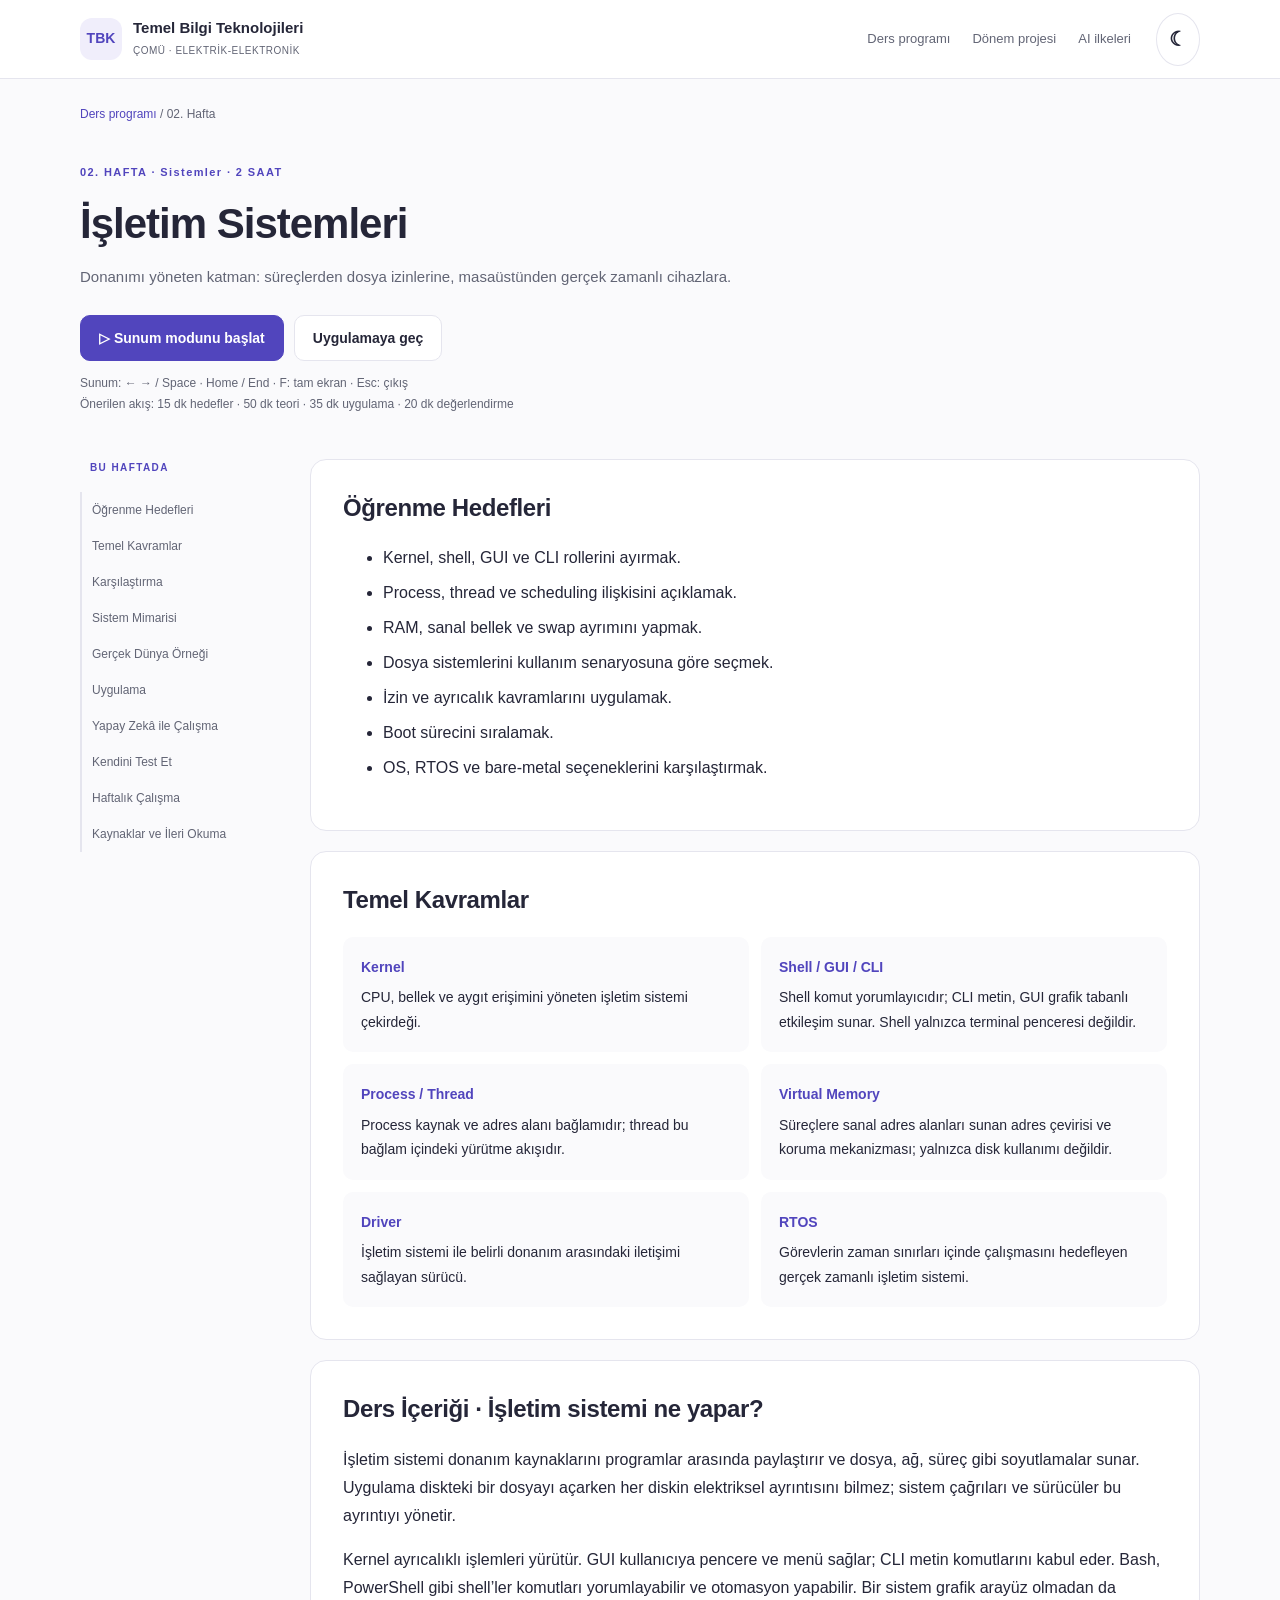
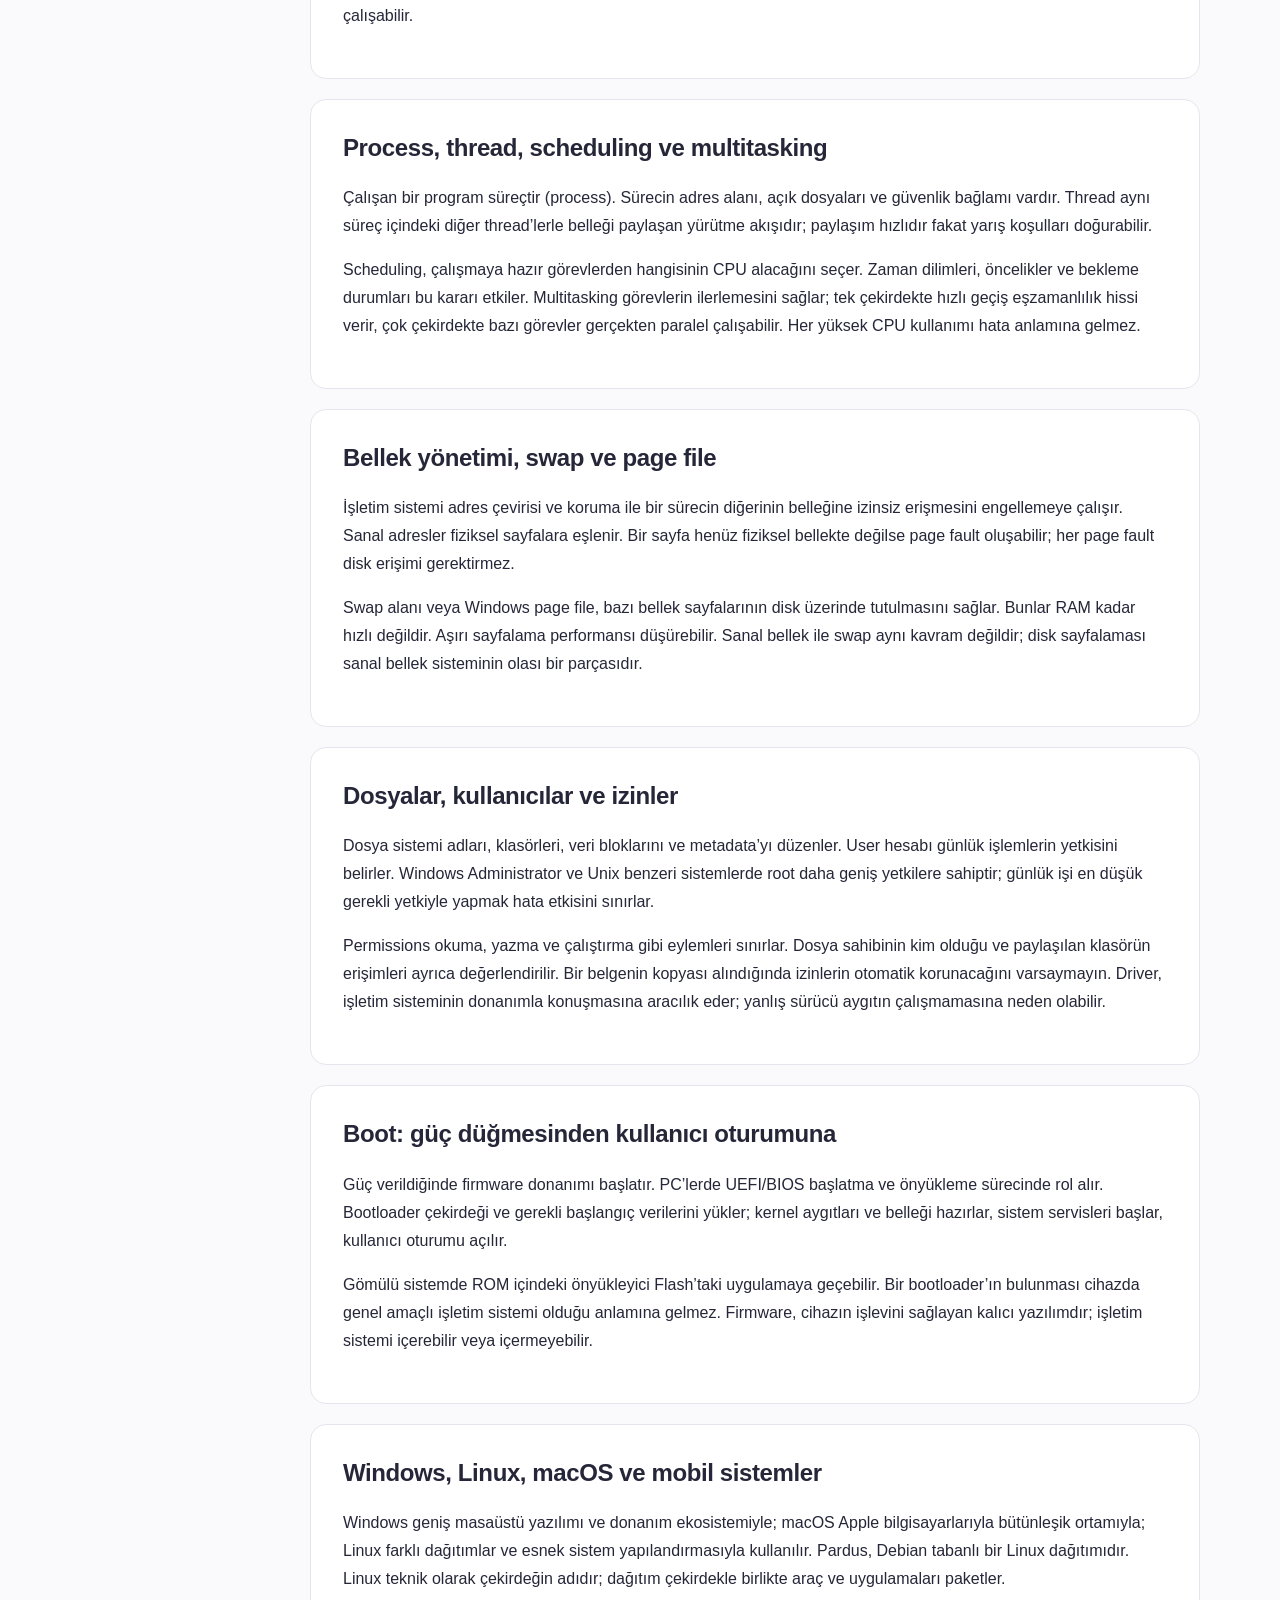
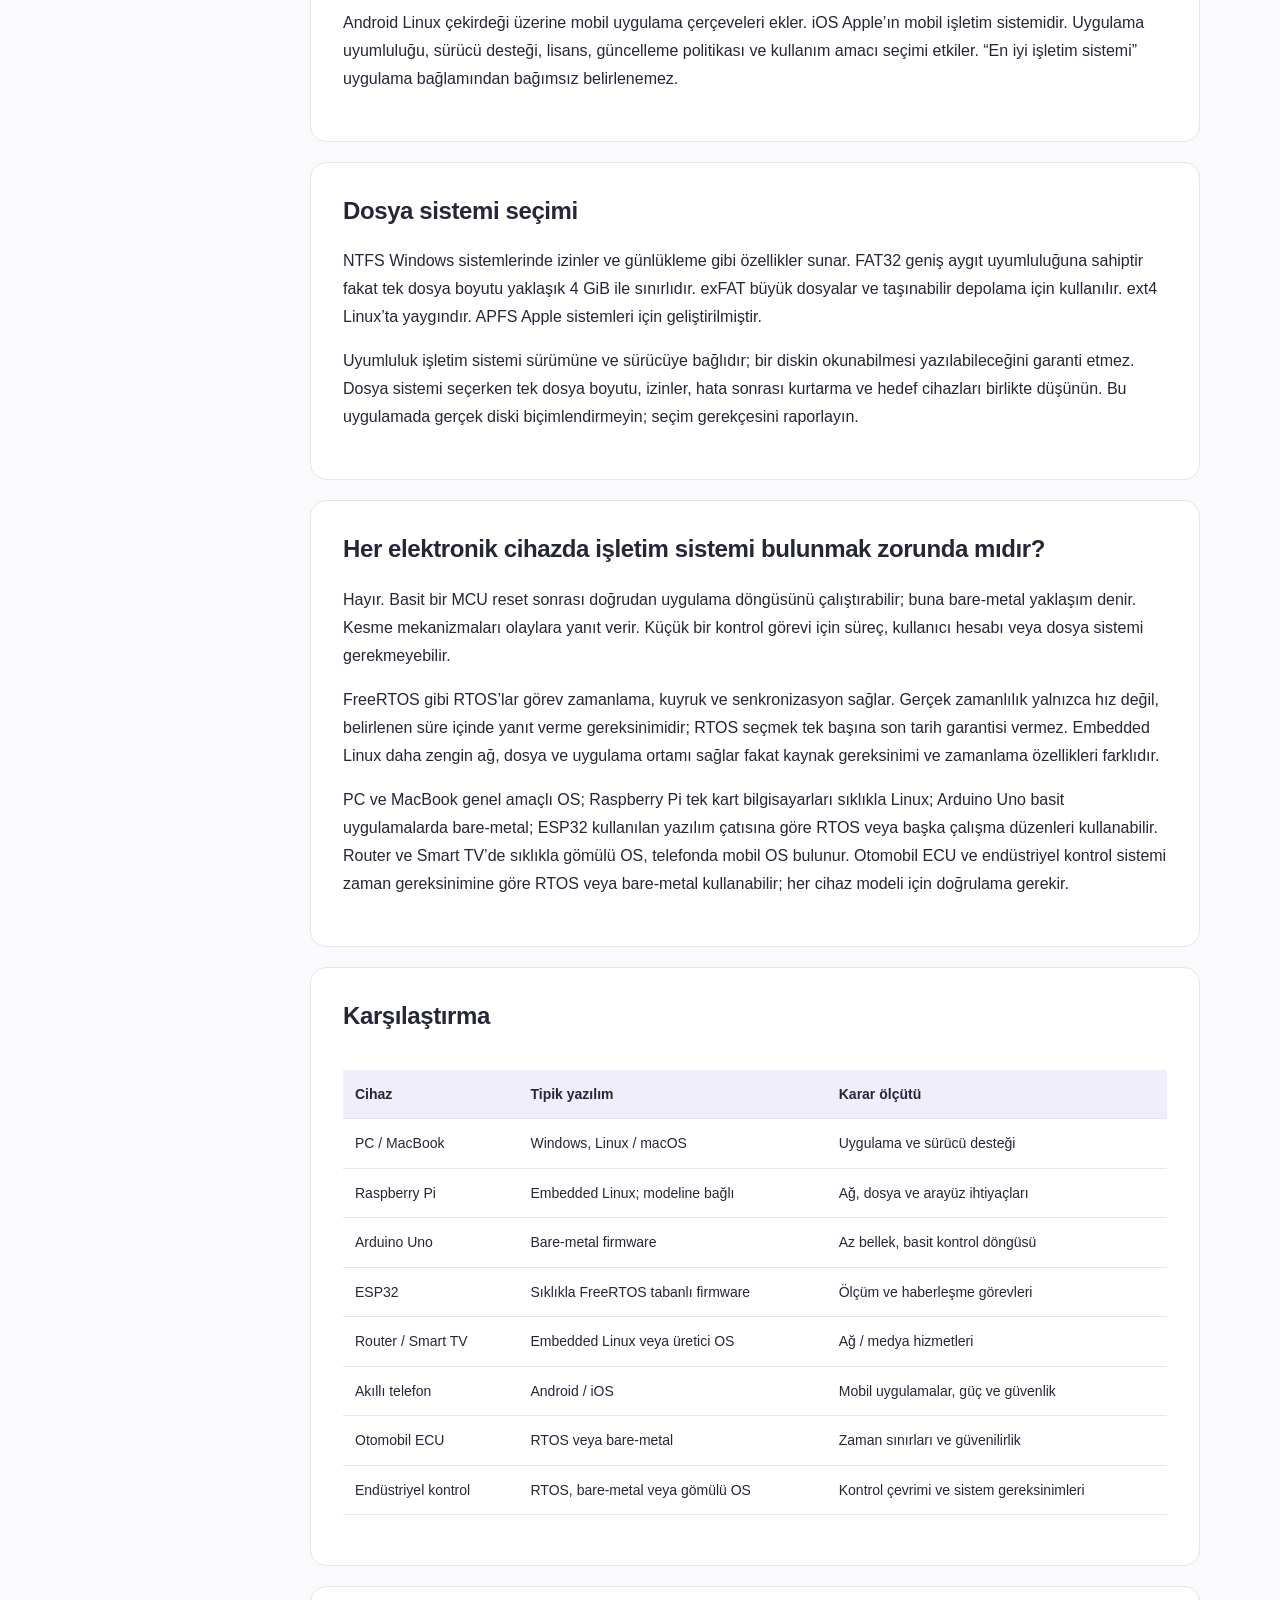
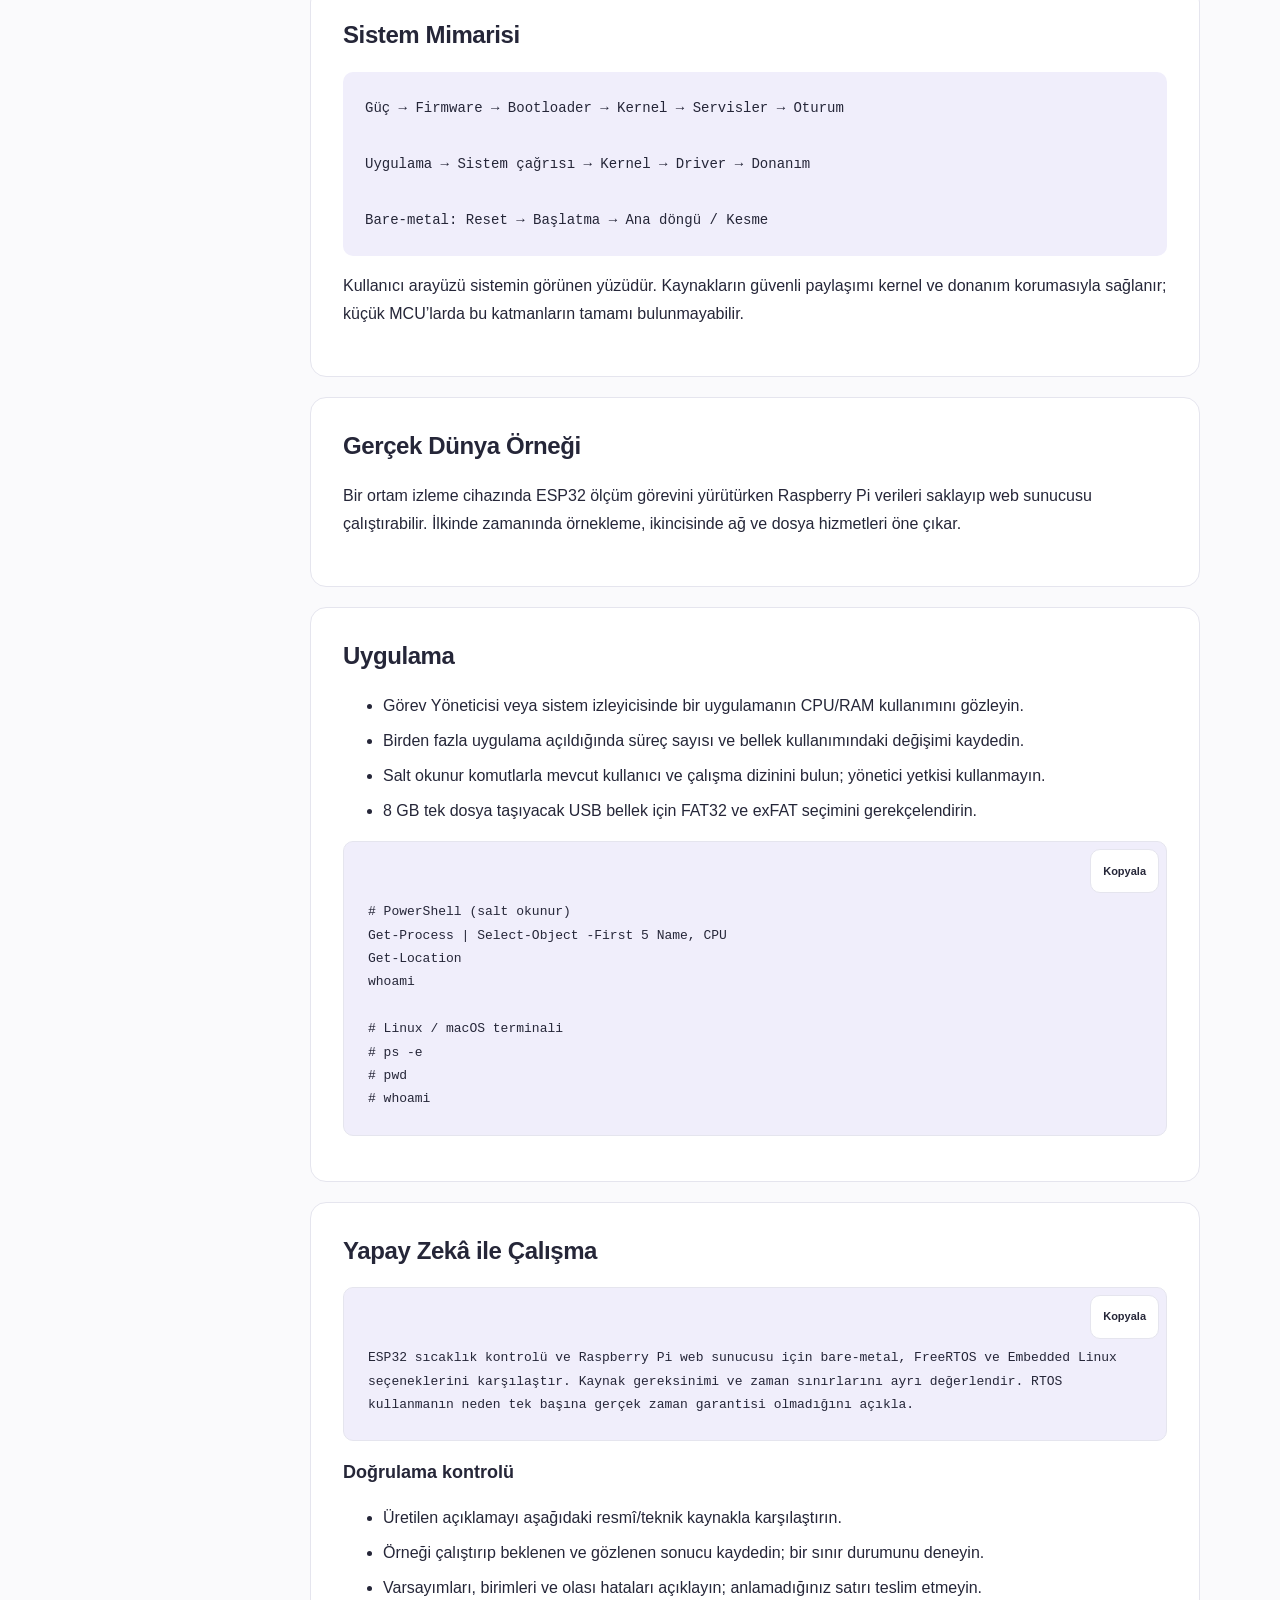
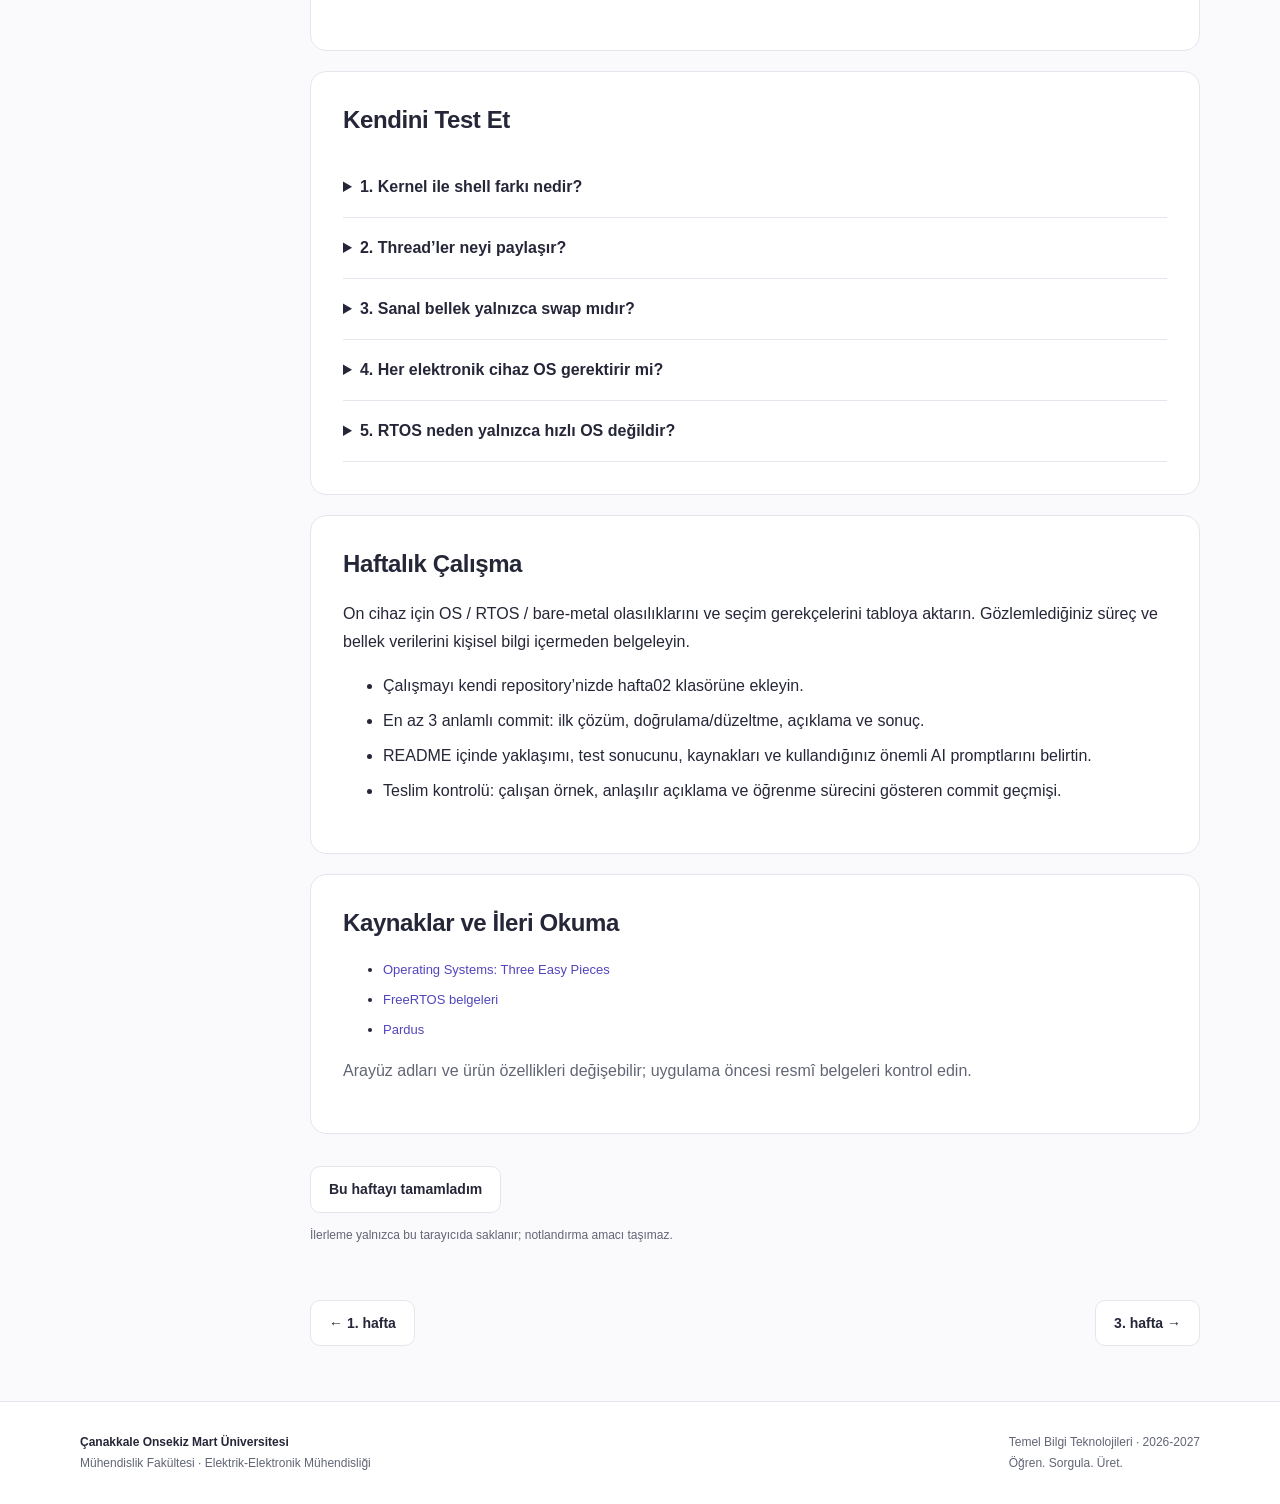
<file: weeks/week02.html>
<!doctype html><html lang="tr"><head><meta charset="utf-8"><meta name="viewport" content="width=device-width, initial-scale=1"><title>İşletim Sistemleri | TBK · ÇOMÜ</title><meta name="description" content="Donanımı yöneten katman: süreçlerden dosya izinlerine, masaüstünden gerçek zamanlı cihazlara."><meta property="og:title" content="İşletim Sistemleri"><meta property="og:description" content="Donanımı yöneten katman: süreçlerden dosya izinlerine, masaüstünden gerçek zamanlı cihazlara."><meta property="og:type" content="website"><meta property="og:locale" content="tr_TR"><meta name="theme-color" content="#fafafc"><link rel="icon" href="../assets/icons/favicon.svg" type="image/svg+xml"><script src="../js/theme.js"></script><link rel="stylesheet" href="../css/style.css"><link rel="stylesheet" href="../css/presentation.css"><link rel="stylesheet" href="../css/responsive.css"><script defer src="../js/main.js"></script><script defer src="../js/presentation.js"></script><script defer src="../js/demos.js"></script></head><body data-week="2"><a class="skip" href="#main">İçeriğe geç</a><header class="topbar"><nav class="nav-inner" aria-label="Ana navigasyon"><a class="brand" href="../index.html"><span class="brand-mark" aria-hidden="true">TBK</span><span><strong>Temel Bilgi Teknolojileri</strong><small>ÇOMÜ · ELEKTRİK-ELEKTRONİK</small></span></a><button class="menu-toggle" type="button" aria-expanded="false" aria-controls="primary-links" hidden>Menü <span aria-hidden="true">☰</span></button><div class="nav-links" id="primary-links"><a href="../index.html#program">Ders programı</a><a href="../index.html#proje">Dönem projesi</a><a href="../index.html#ai">AI ilkeleri</a></div><button class="theme-toggle" type="button" aria-label="Temayı değiştir">☾</button></nav></header><main id="main" class="container"><div class="breadcrumb"><a href="../index.html#program">Ders programı</a> / 02. Hafta</div><header class="lesson-header"><span class="eyebrow">02. HAFTA · Sistemler · 2 SAAT</span><h1>İşletim Sistemleri</h1><p>Donanımı yöneten katman: süreçlerden dosya izinlerine, masaüstünden gerçek zamanlı cihazlara.</p><div class="actions"><button class="primary" id="start-presentation">▷ Sunum modunu başlat</button><a class="button" href="#uygulama">Uygulamaya geç</a></div><p class="muted">Sunum: ← → / Space · Home / End · F: tam ekran · Esc: çıkış<br>Önerilen akış: 15 dk hedefler · 50 dk teori · 35 dk uygulama · 20 dk değerlendirme</p></header><div class="lesson-layout"><aside class="toc"><details class="toc-disclosure" open><summary>Bu haftanın içindekileri</summary><span class="eyebrow">BU HAFTADA</span><nav aria-label="Ders içindekiler"><a href="#hedefler">Öğrenme Hedefleri</a><a href="#kavramlar">Temel Kavramlar</a><a href="#karsilastirma">Karşılaştırma</a><a href="#mimari">Sistem Mimarisi</a><a href="#ornek">Gerçek Dünya Örneği</a><a href="#uygulama">Uygulama</a><a href="#ai-calisma">Yapay Zekâ ile Çalışma</a><a href="#test">Kendini Test Et</a><a href="#gorev">Haftalık Çalışma</a><a href="#kaynaklar">Kaynaklar ve İleri Okuma</a></nav></details></aside><article aria-label="Haftalık ders içeriği"><section class="lesson-section" id="hedefler" aria-labelledby="hedefler-title"><h2 id="hedefler-title">Öğrenme Hedefleri</h2><ul><li>Kernel, shell, GUI ve CLI rollerini ayırmak.</li><li>Process, thread ve scheduling ilişkisini açıklamak.</li><li>RAM, sanal bellek ve swap ayrımını yapmak.</li><li>Dosya sistemlerini kullanım senaryosuna göre seçmek.</li><li>İzin ve ayrıcalık kavramlarını uygulamak.</li><li>Boot sürecini sıralamak.</li><li>OS, RTOS ve bare-metal seçeneklerini karşılaştırmak.</li></ul></section><section class="lesson-section" id="kavramlar" aria-labelledby="kavramlar-title"><h2 id="kavramlar-title">Temel Kavramlar</h2><div class="concepts"><div class="concept"><strong>Kernel</strong>CPU, bellek ve aygıt erişimini yöneten işletim sistemi çekirdeği.</div><div class="concept"><strong>Shell / GUI / CLI</strong>Shell komut yorumlayıcıdır; CLI metin, GUI grafik tabanlı etkileşim sunar. Shell yalnızca terminal penceresi değildir.</div><div class="concept"><strong>Process / Thread</strong>Process kaynak ve adres alanı bağlamıdır; thread bu bağlam içindeki yürütme akışıdır.</div><div class="concept"><strong>Virtual Memory</strong>Süreçlere sanal adres alanları sunan adres çevirisi ve koruma mekanizması; yalnızca disk kullanımı değildir.</div><div class="concept"><strong>Driver</strong>İşletim sistemi ile belirli donanım arasındaki iletişimi sağlayan sürücü.</div><div class="concept"><strong>RTOS</strong>Görevlerin zaman sınırları içinde çalışmasını hedefleyen gerçek zamanlı işletim sistemi.</div></div></section><section class="lesson-section" id="konu-1" aria-labelledby="konu-1-title"><h2 id="konu-1-title">Ders İçeriği · İşletim sistemi ne yapar?</h2><p>İşletim sistemi donanım kaynaklarını programlar arasında paylaştırır ve dosya, ağ, süreç gibi soyutlamalar sunar. Uygulama diskteki bir dosyayı açarken her diskin elektriksel ayrıntısını bilmez; sistem çağrıları ve sürücüler bu ayrıntıyı yönetir.</p><p>Kernel ayrıcalıklı işlemleri yürütür. GUI kullanıcıya pencere ve menü sağlar; CLI metin komutlarını kabul eder. Bash, PowerShell gibi shell’ler komutları yorumlayabilir ve otomasyon yapabilir. Bir sistem grafik arayüz olmadan da çalışabilir.</p></section><section class="lesson-section" id="konu-2" aria-labelledby="konu-2-title"><h2 id="konu-2-title">Process, thread, scheduling ve multitasking</h2><p>Çalışan bir program süreçtir (process). Sürecin adres alanı, açık dosyaları ve güvenlik bağlamı vardır. Thread aynı süreç içindeki diğer thread’lerle belleği paylaşan yürütme akışıdır; paylaşım hızlıdır fakat yarış koşulları doğurabilir.</p><p>Scheduling, çalışmaya hazır görevlerden hangisinin CPU alacağını seçer. Zaman dilimleri, öncelikler ve bekleme durumları bu kararı etkiler. Multitasking görevlerin ilerlemesini sağlar; tek çekirdekte hızlı geçiş eşzamanlılık hissi verir, çok çekirdekte bazı görevler gerçekten paralel çalışabilir. Her yüksek CPU kullanımı hata anlamına gelmez.</p></section><section class="lesson-section" id="konu-3" aria-labelledby="konu-3-title"><h2 id="konu-3-title">Bellek yönetimi, swap ve page file</h2><p>İşletim sistemi adres çevirisi ve koruma ile bir sürecin diğerinin belleğine izinsiz erişmesini engellemeye çalışır. Sanal adresler fiziksel sayfalara eşlenir. Bir sayfa henüz fiziksel bellekte değilse page fault oluşabilir; her page fault disk erişimi gerektirmez.</p><p>Swap alanı veya Windows page file, bazı bellek sayfalarının disk üzerinde tutulmasını sağlar. Bunlar RAM kadar hızlı değildir. Aşırı sayfalama performansı düşürebilir. Sanal bellek ile swap aynı kavram değildir; disk sayfalaması sanal bellek sisteminin olası bir parçasıdır.</p></section><section class="lesson-section" id="konu-4" aria-labelledby="konu-4-title"><h2 id="konu-4-title">Dosyalar, kullanıcılar ve izinler</h2><p>Dosya sistemi adları, klasörleri, veri bloklarını ve metadata’yı düzenler. User hesabı günlük işlemlerin yetkisini belirler. Windows Administrator ve Unix benzeri sistemlerde root daha geniş yetkilere sahiptir; günlük işi en düşük gerekli yetkiyle yapmak hata etkisini sınırlar.</p><p>Permissions okuma, yazma ve çalıştırma gibi eylemleri sınırlar. Dosya sahibinin kim olduğu ve paylaşılan klasörün erişimleri ayrıca değerlendirilir. Bir belgenin kopyası alındığında izinlerin otomatik korunacağını varsaymayın. Driver, işletim sisteminin donanımla konuşmasına aracılık eder; yanlış sürücü aygıtın çalışmamasına neden olabilir.</p></section><section class="lesson-section" id="konu-5" aria-labelledby="konu-5-title"><h2 id="konu-5-title">Boot: güç düğmesinden kullanıcı oturumuna</h2><p>Güç verildiğinde firmware donanımı başlatır. PC’lerde UEFI/BIOS başlatma ve önyükleme sürecinde rol alır. Bootloader çekirdeği ve gerekli başlangıç verilerini yükler; kernel aygıtları ve belleği hazırlar, sistem servisleri başlar, kullanıcı oturumu açılır.</p><p>Gömülü sistemde ROM içindeki önyükleyici Flash’taki uygulamaya geçebilir. Bir bootloader’ın bulunması cihazda genel amaçlı işletim sistemi olduğu anlamına gelmez. Firmware, cihazın işlevini sağlayan kalıcı yazılımdır; işletim sistemi içerebilir veya içermeyebilir.</p></section><section class="lesson-section" id="konu-6" aria-labelledby="konu-6-title"><h2 id="konu-6-title">Windows, Linux, macOS ve mobil sistemler</h2><p>Windows geniş masaüstü yazılımı ve donanım ekosistemiyle; macOS Apple bilgisayarlarıyla bütünleşik ortamıyla; Linux farklı dağıtımlar ve esnek sistem yapılandırmasıyla kullanılır. Pardus, Debian tabanlı bir Linux dağıtımıdır. Linux teknik olarak çekirdeğin adıdır; dağıtım çekirdekle birlikte araç ve uygulamaları paketler.</p><p>Android Linux çekirdeği üzerine mobil uygulama çerçeveleri ekler. iOS Apple’ın mobil işletim sistemidir. Uygulama uyumluluğu, sürücü desteği, lisans, güncelleme politikası ve kullanım amacı seçimi etkiler. “En iyi işletim sistemi” uygulama bağlamından bağımsız belirlenemez.</p></section><section class="lesson-section" id="konu-7" aria-labelledby="konu-7-title"><h2 id="konu-7-title">Dosya sistemi seçimi</h2><p>NTFS Windows sistemlerinde izinler ve günlükleme gibi özellikler sunar. FAT32 geniş aygıt uyumluluğuna sahiptir fakat tek dosya boyutu yaklaşık 4 GiB ile sınırlıdır. exFAT büyük dosyalar ve taşınabilir depolama için kullanılır. ext4 Linux’ta yaygındır. APFS Apple sistemleri için geliştirilmiştir.</p><p>Uyumluluk işletim sistemi sürümüne ve sürücüye bağlıdır; bir diskin okunabilmesi yazılabileceğini garanti etmez. Dosya sistemi seçerken tek dosya boyutu, izinler, hata sonrası kurtarma ve hedef cihazları birlikte düşünün. Bu uygulamada gerçek diski biçimlendirmeyin; seçim gerekçesini raporlayın.</p></section><section class="lesson-section" id="konu-8" aria-labelledby="konu-8-title"><h2 id="konu-8-title">Her elektronik cihazda işletim sistemi bulunmak zorunda mıdır?</h2><p>Hayır. Basit bir MCU reset sonrası doğrudan uygulama döngüsünü çalıştırabilir; buna bare-metal yaklaşım denir. Kesme mekanizmaları olaylara yanıt verir. Küçük bir kontrol görevi için süreç, kullanıcı hesabı veya dosya sistemi gerekmeyebilir.</p><p>FreeRTOS gibi RTOS’lar görev zamanlama, kuyruk ve senkronizasyon sağlar. Gerçek zamanlılık yalnızca hız değil, belirlenen süre içinde yanıt verme gereksinimidir; RTOS seçmek tek başına son tarih garantisi vermez. Embedded Linux daha zengin ağ, dosya ve uygulama ortamı sağlar fakat kaynak gereksinimi ve zamanlama özellikleri farklıdır.</p><p>PC ve MacBook genel amaçlı OS; Raspberry Pi tek kart bilgisayarları sıklıkla Linux; Arduino Uno basit uygulamalarda bare-metal; ESP32 kullanılan yazılım çatısına göre RTOS veya başka çalışma düzenleri kullanabilir. Router ve Smart TV’de sıklıkla gömülü OS, telefonda mobil OS bulunur. Otomobil ECU ve endüstriyel kontrol sistemi zaman gereksinimine göre RTOS veya bare-metal kullanabilir; her cihaz modeli için doğrulama gerekir.</p></section><section class="lesson-section" id="karsilastirma" aria-labelledby="karsilastirma-title"><h2 id="karsilastirma-title">Karşılaştırma</h2><div class="table-wrap"><table><thead><tr><th scope="col">Cihaz</th><th scope="col">Tipik yazılım</th><th scope="col">Karar ölçütü</th></tr></thead><tbody><tr><td>PC / MacBook</td><td>Windows, Linux / macOS</td><td>Uygulama ve sürücü desteği</td></tr><tr><td>Raspberry Pi</td><td>Embedded Linux; modeline bağlı</td><td>Ağ, dosya ve arayüz ihtiyaçları</td></tr><tr><td>Arduino Uno</td><td>Bare-metal firmware</td><td>Az bellek, basit kontrol döngüsü</td></tr><tr><td>ESP32</td><td>Sıklıkla FreeRTOS tabanlı firmware</td><td>Ölçüm ve haberleşme görevleri</td></tr><tr><td>Router / Smart TV</td><td>Embedded Linux veya üretici OS</td><td>Ağ / medya hizmetleri</td></tr><tr><td>Akıllı telefon</td><td>Android / iOS</td><td>Mobil uygulamalar, güç ve güvenlik</td></tr><tr><td>Otomobil ECU</td><td>RTOS veya bare-metal</td><td>Zaman sınırları ve güvenilirlik</td></tr><tr><td>Endüstriyel kontrol</td><td>RTOS, bare-metal veya gömülü OS</td><td>Kontrol çevrimi ve sistem gereksinimleri</td></tr></tbody></table></div></section><section class="lesson-section" id="mimari" aria-labelledby="mimari-title"><h2 id="mimari-title">Sistem Mimarisi</h2><div class="diagram">Güç → Firmware → Bootloader → Kernel → Servisler → Oturum

Uygulama → Sistem çağrısı → Kernel → Driver → Donanım

Bare-metal: Reset → Başlatma → Ana döngü / Kesme</div><p>Kullanıcı arayüzü sistemin görünen yüzüdür. Kaynakların güvenli paylaşımı kernel ve donanım korumasıyla sağlanır; küçük MCU’larda bu katmanların tamamı bulunmayabilir.</p></section><section class="lesson-section" id="ornek" aria-labelledby="ornek-title"><h2 id="ornek-title">Gerçek Dünya Örneği</h2><p>Bir ortam izleme cihazında ESP32 ölçüm görevini yürütürken Raspberry Pi verileri saklayıp web sunucusu çalıştırabilir. İlkinde zamanında örnekleme, ikincisinde ağ ve dosya hizmetleri öne çıkar.</p></section><section class="lesson-section" id="uygulama" aria-labelledby="uygulama-title"><h2 id="uygulama-title">Uygulama</h2><ul><li>Görev Yöneticisi veya sistem izleyicisinde bir uygulamanın CPU/RAM kullanımını gözleyin.</li><li>Birden fazla uygulama açıldığında süreç sayısı ve bellek kullanımındaki değişimi kaydedin.</li><li>Salt okunur komutlarla mevcut kullanıcı ve çalışma dizinini bulun; yönetici yetkisi kullanmayın.</li><li>8 GB tek dosya taşıyacak USB bellek için FAT32 ve exFAT seçimini gerekçelendirin.</li></ul><div class="code-wrap"><pre><code># PowerShell (salt okunur)
Get-Process | Select-Object -First 5 Name, CPU
Get-Location
whoami

# Linux / macOS terminali
# ps -e
# pwd
# whoami</code></pre></div></section><section class="lesson-section" id="ai-calisma" aria-labelledby="ai-calisma-title"><h2 id="ai-calisma-title">Yapay Zekâ ile Çalışma</h2><div class="code-wrap"><pre><code>ESP32 sıcaklık kontrolü ve Raspberry Pi web sunucusu için bare-metal, FreeRTOS ve Embedded Linux seçeneklerini karşılaştır. Kaynak gereksinimi ve zaman sınırlarını ayrı değerlendir. RTOS kullanmanın neden tek başına gerçek zaman garantisi olmadığını açıkla.</code></pre></div><h3>Doğrulama kontrolü</h3><ul><li>Üretilen açıklamayı aşağıdaki resmî/teknik kaynakla karşılaştırın.</li><li>Örneği çalıştırıp beklenen ve gözlenen sonucu kaydedin; bir sınır durumunu deneyin.</li><li>Varsayımları, birimleri ve olası hataları açıklayın; anlamadığınız satırı teslim etmeyin.</li></ul></section><section class="lesson-section" id="test" aria-labelledby="test-title"><h2 id="test-title">Kendini Test Et</h2><details><summary>1. Kernel ile shell farkı nedir?</summary><p>Kernel kaynakları yönetir; shell kullanıcının komutlarını yorumlar.</p></details><details><summary>2. Thread’ler neyi paylaşır?</summary><p>Aynı süreçteki thread’ler adres alanını ve birçok kaynağı paylaşır; kendi yürütme bağlamları vardır.</p></details><details><summary>3. Sanal bellek yalnızca swap mıdır?</summary><p>Hayır. Adres çevirisi ve korumayı da kapsar; swap disk üzerindeki sayfa saklama alanıdır.</p></details><details><summary>4. Her elektronik cihaz OS gerektirir mi?</summary><p>Hayır. Basit bir MCU uygulaması doğrudan ana döngü ve kesmelerle çalışabilir.</p></details><details><summary>5. RTOS neden yalnızca hızlı OS değildir?</summary><p>Amaç yanıt süresini öngörülebilir kılmaktır; son tarih analizi tüm sistem için yapılmalıdır.</p></details></section><section class="lesson-section" id="gorev" aria-labelledby="gorev-title"><h2 id="gorev-title">Haftalık Çalışma</h2><p>On cihaz için OS / RTOS / bare-metal olasılıklarını ve seçim gerekçelerini tabloya aktarın. Gözlemlediğiniz süreç ve bellek verilerini kişisel bilgi içermeden belgeleyin.</p><ul><li>Çalışmayı kendi repository’nizde hafta02 klasörüne ekleyin.</li><li>En az 3 anlamlı commit: ilk çözüm, doğrulama/düzeltme, açıklama ve sonuç.</li><li>README içinde yaklaşımı, test sonucunu, kaynakları ve kullandığınız önemli AI promptlarını belirtin.</li><li>Teslim kontrolü: çalışan örnek, anlaşılır açıklama ve öğrenme sürecini gösteren commit geçmişi.</li></ul></section><section class="lesson-section" id="kaynaklar" aria-labelledby="kaynaklar-title"><h2 id="kaynaklar-title">Kaynaklar ve İleri Okuma</h2><ul class="source-list"><li><a href="https://pages.cs.wisc.edu/~remzi/OSTEP/">Operating Systems: Three Easy Pieces</a></li><li><a href="https://www.freertos.org/Documentation/">FreeRTOS belgeleri</a></li><li><a href="https://www.pardus.org.tr/">Pardus</a></li></ul><p class="muted">Arayüz adları ve ürün özellikleri değişebilir; uygulama öncesi resmî belgeleri kontrol edin.</p></section><div class="completion"><button id="mark-complete" aria-pressed="false">Bu haftayı tamamladım</button><p class="muted">İlerleme yalnızca bu tarayıcıda saklanır; notlandırma amacı taşımaz.</p></div><nav class="week-nav" aria-label="Haftalar arası navigasyon"><a class="button" href="week01.html">← 1. hafta</a><a class="button" href="week03.html">3. hafta →</a></nav></article></div></main><div class="presentation-controls" hidden role="region" aria-label="Sunum denetimleri"><progress id="slide-progress" max="100" value="0" aria-label="Sunum ilerlemesi"></progress><button id="slide-prev" aria-label="Önceki slayt">←</button><output id="slide-count" aria-live="polite"></output><button id="slide-next" aria-label="Sonraki slayt">→</button><button id="slide-fullscreen">Tam ekran</button><button id="slide-exit">Çıkış (Esc)</button><span class="sr-only" id="presentation-message" aria-live="polite"></span></div><footer class="footer"><div class="container"><div><strong>Çanakkale Onsekiz Mart Üniversitesi</strong><br>Mühendislik Fakültesi · Elektrik-Elektronik Mühendisliği</div><div>Temel Bilgi Teknolojileri · 2026-2027<br>Öğren. Sorgula. Üret.</div></div></footer></body></html>
</file>
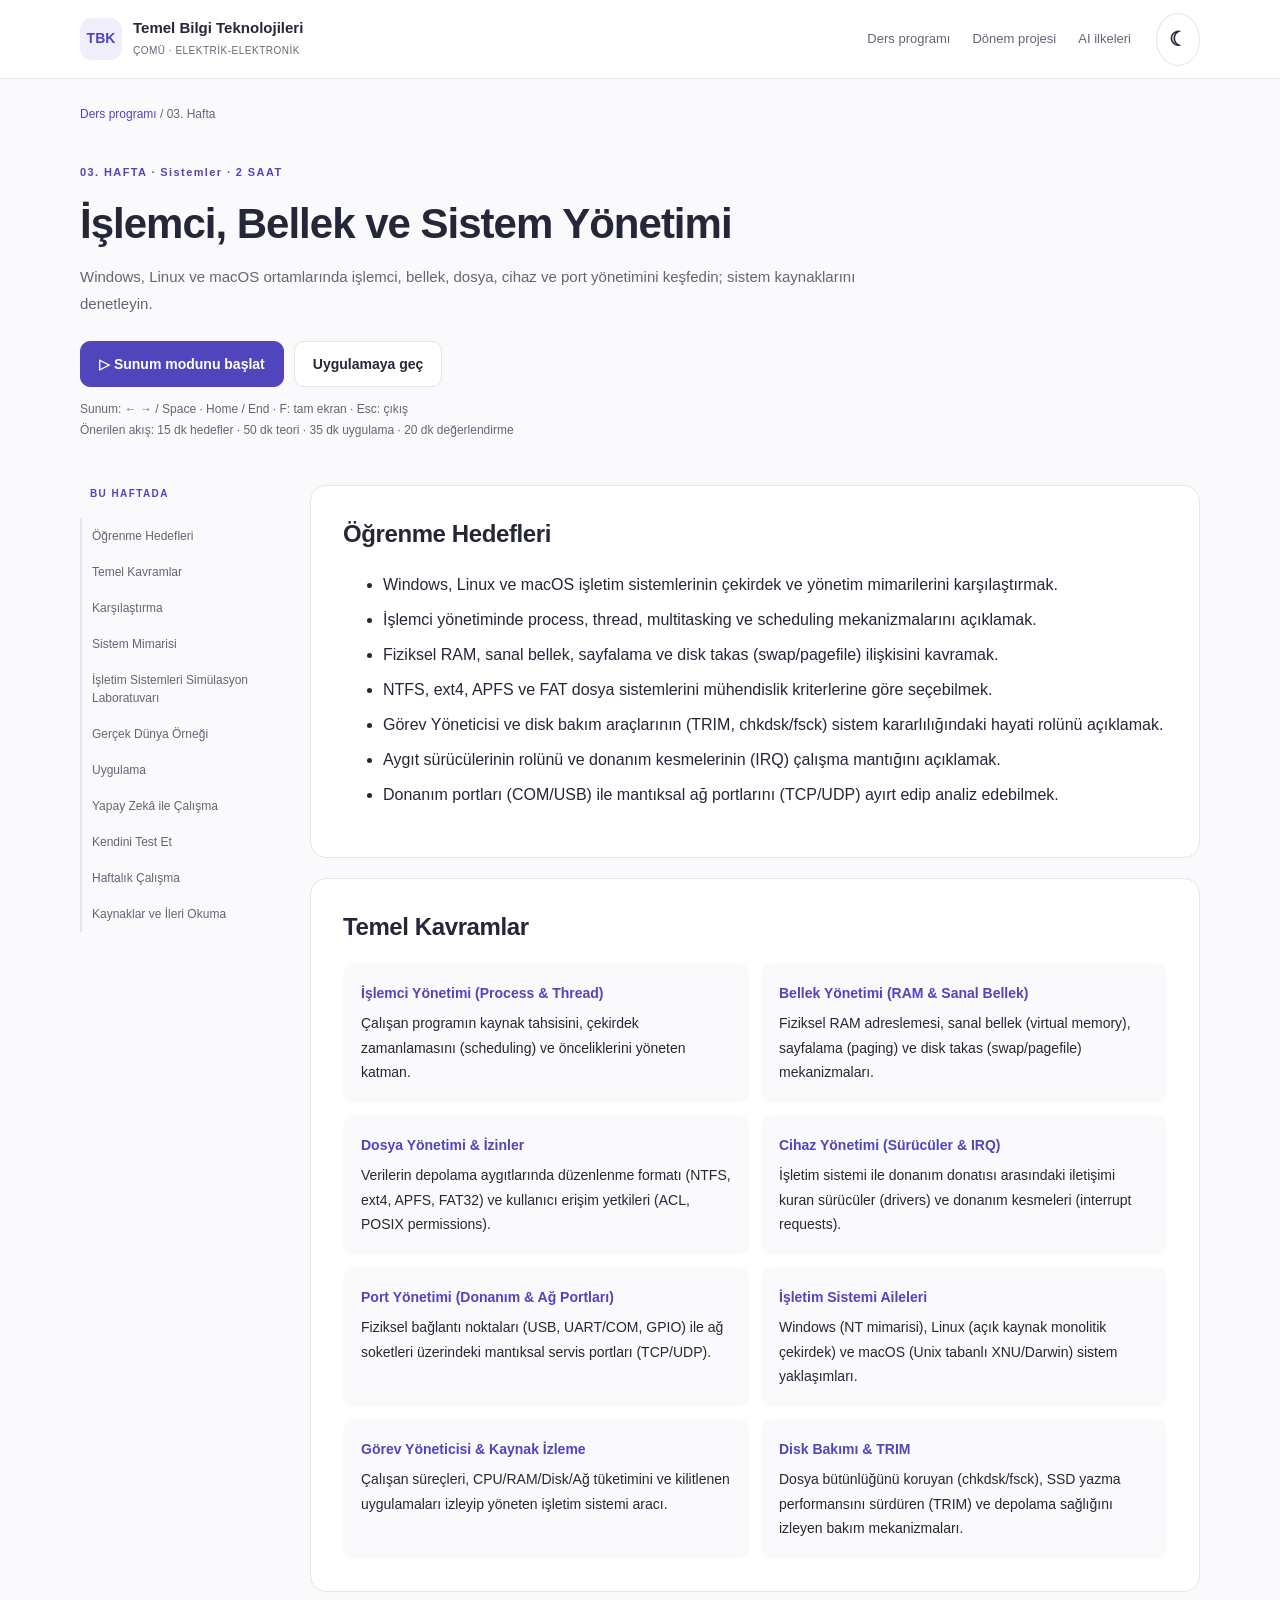
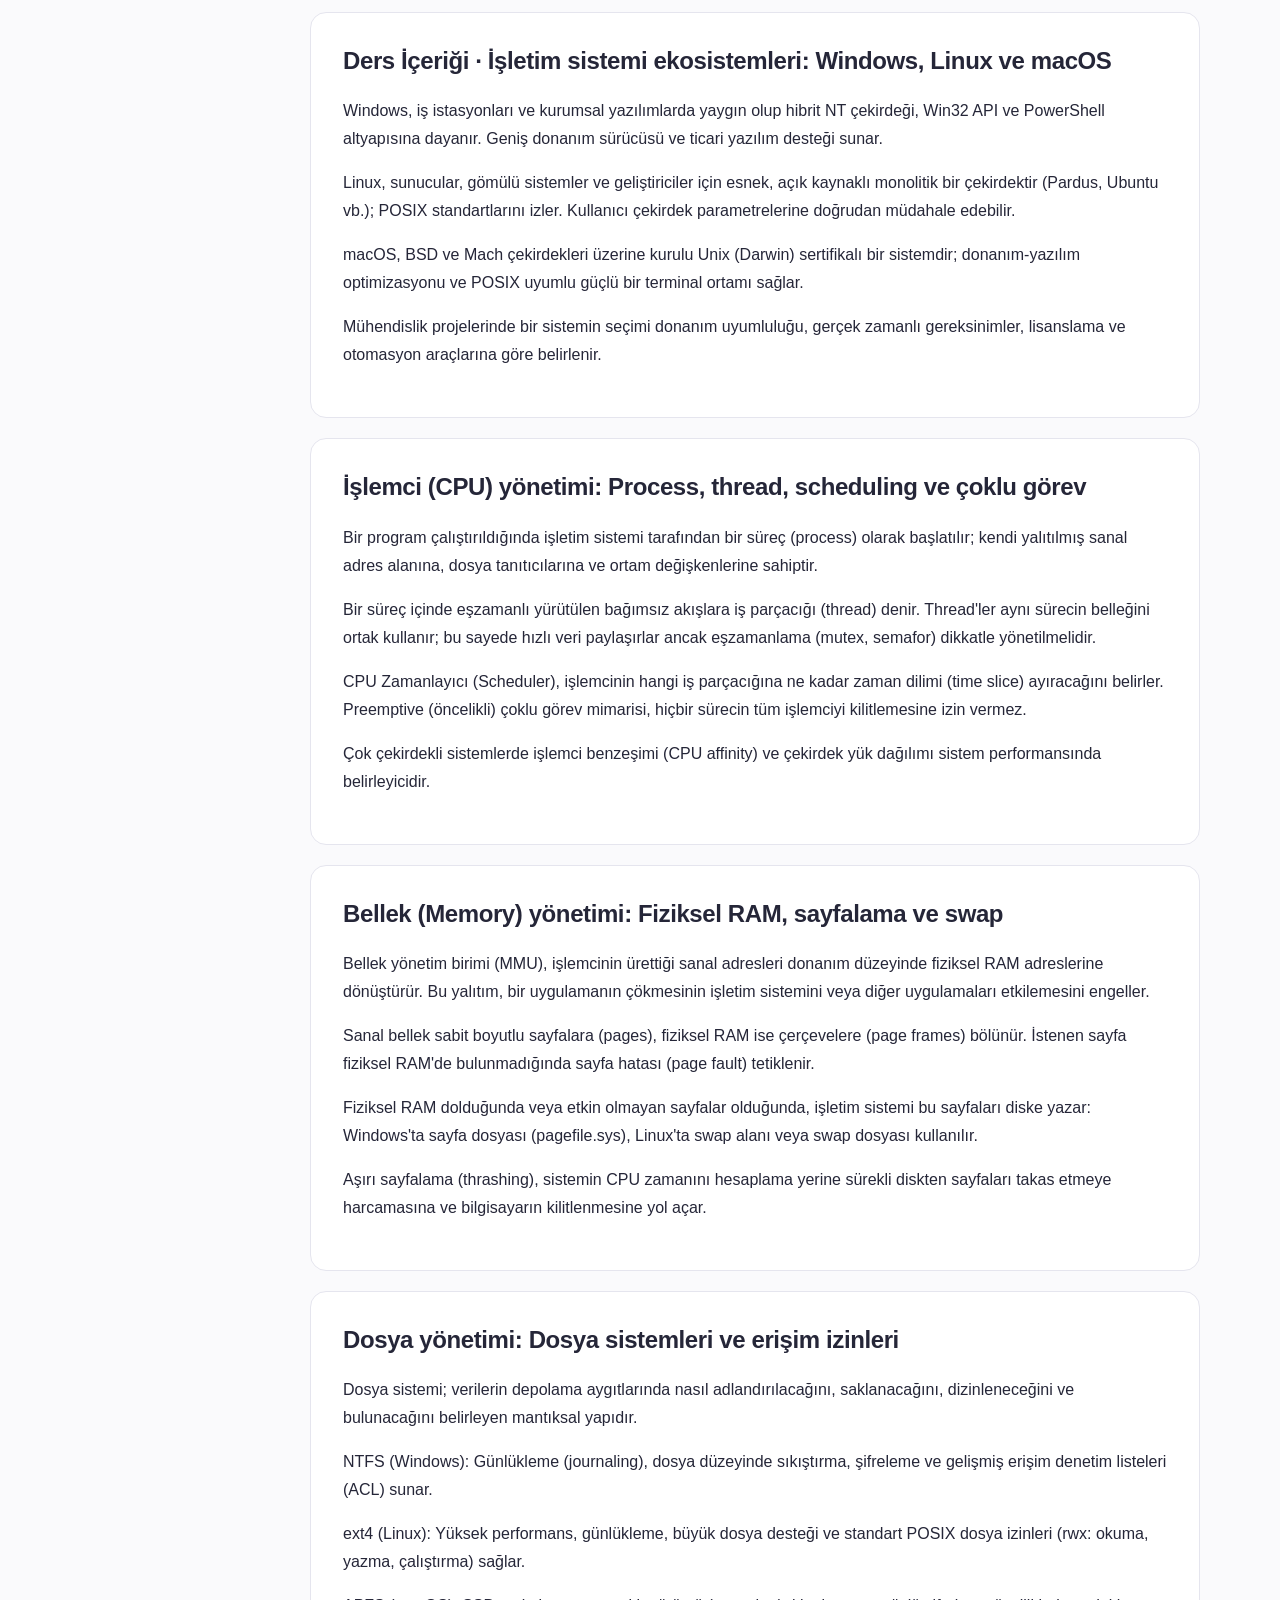
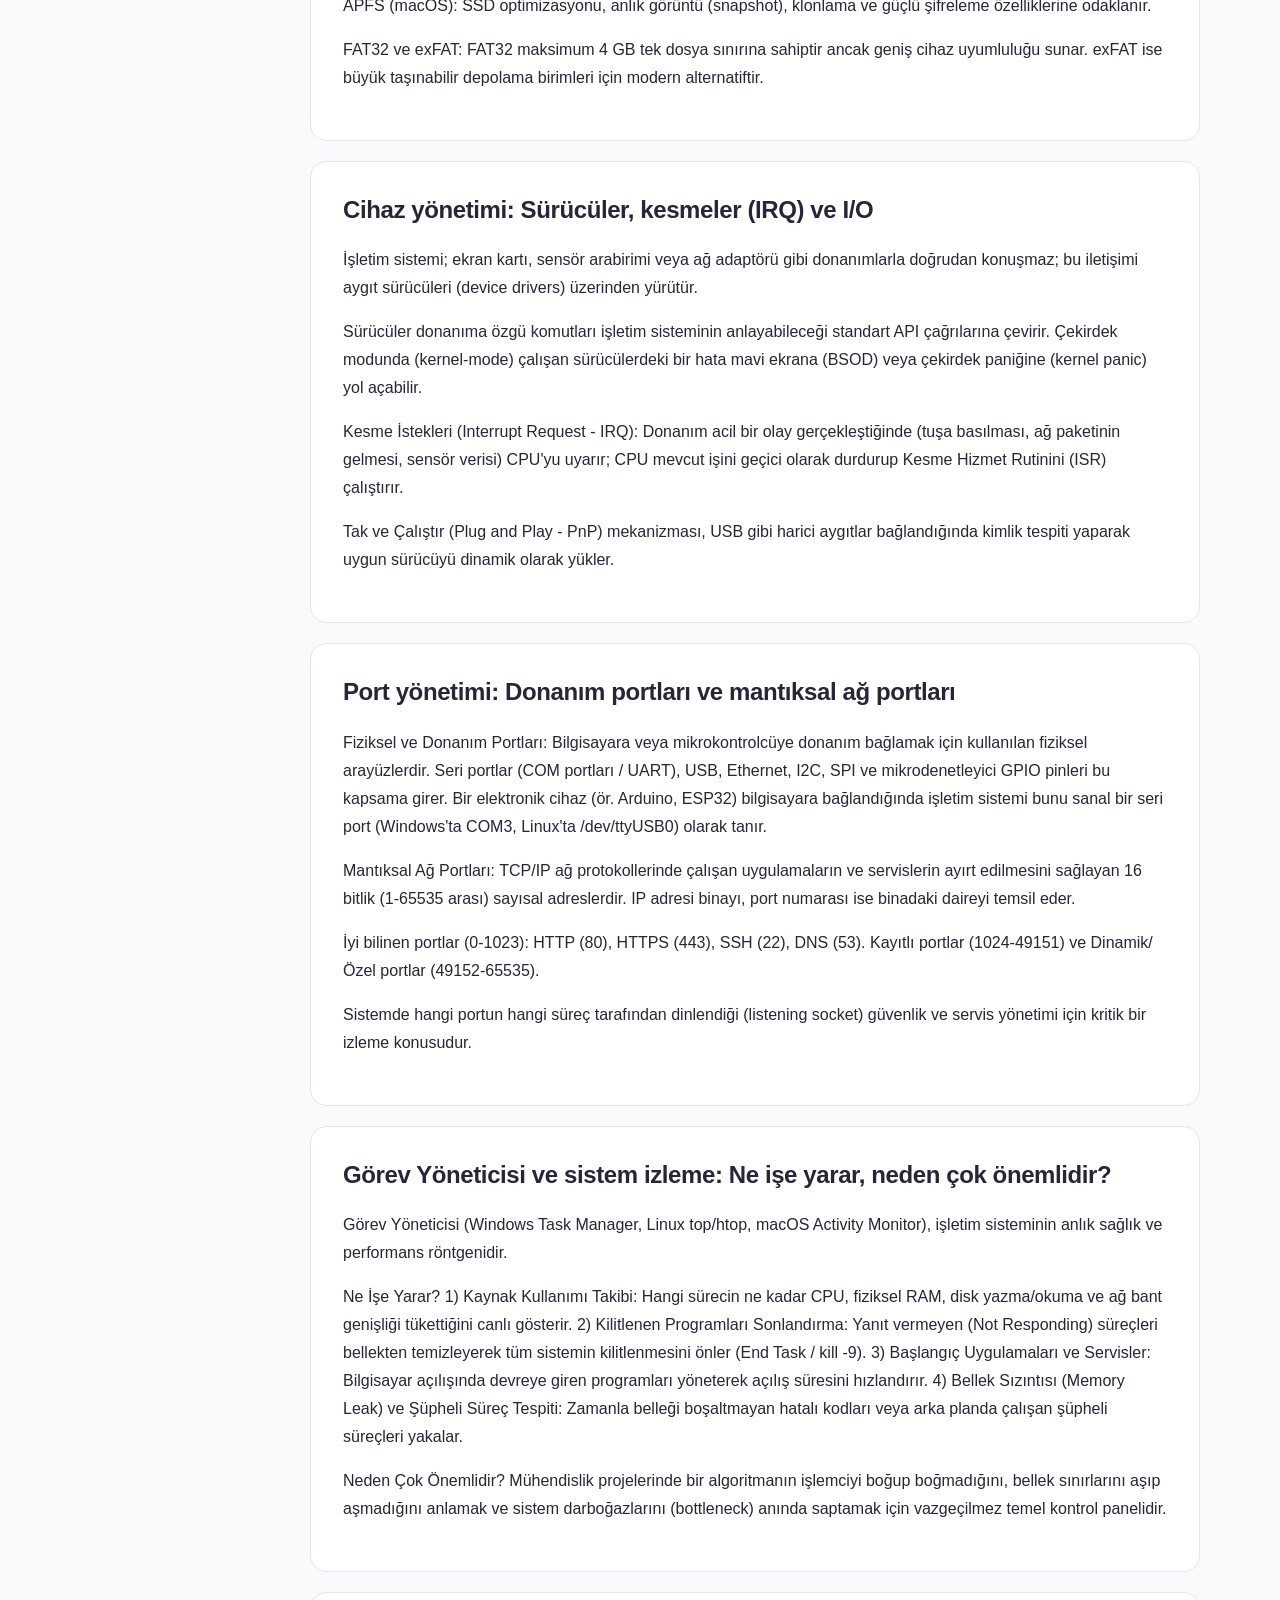
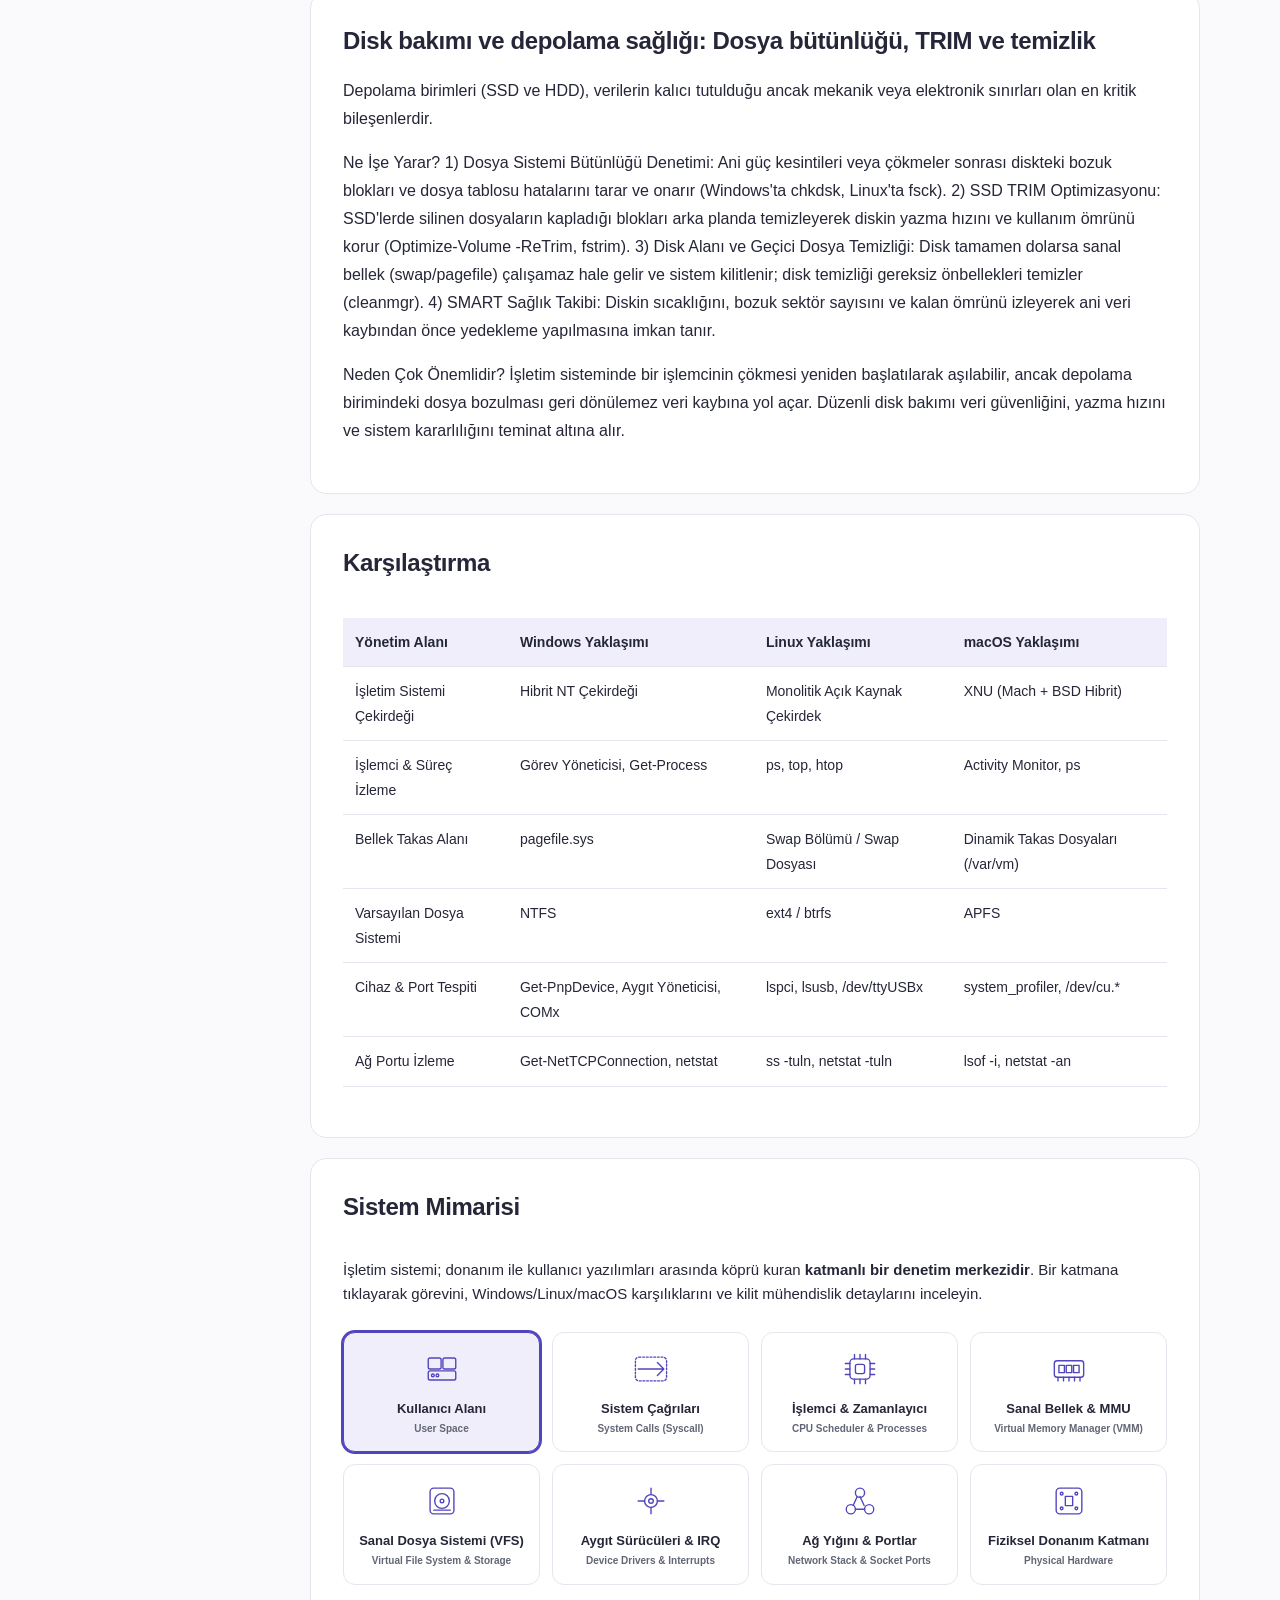
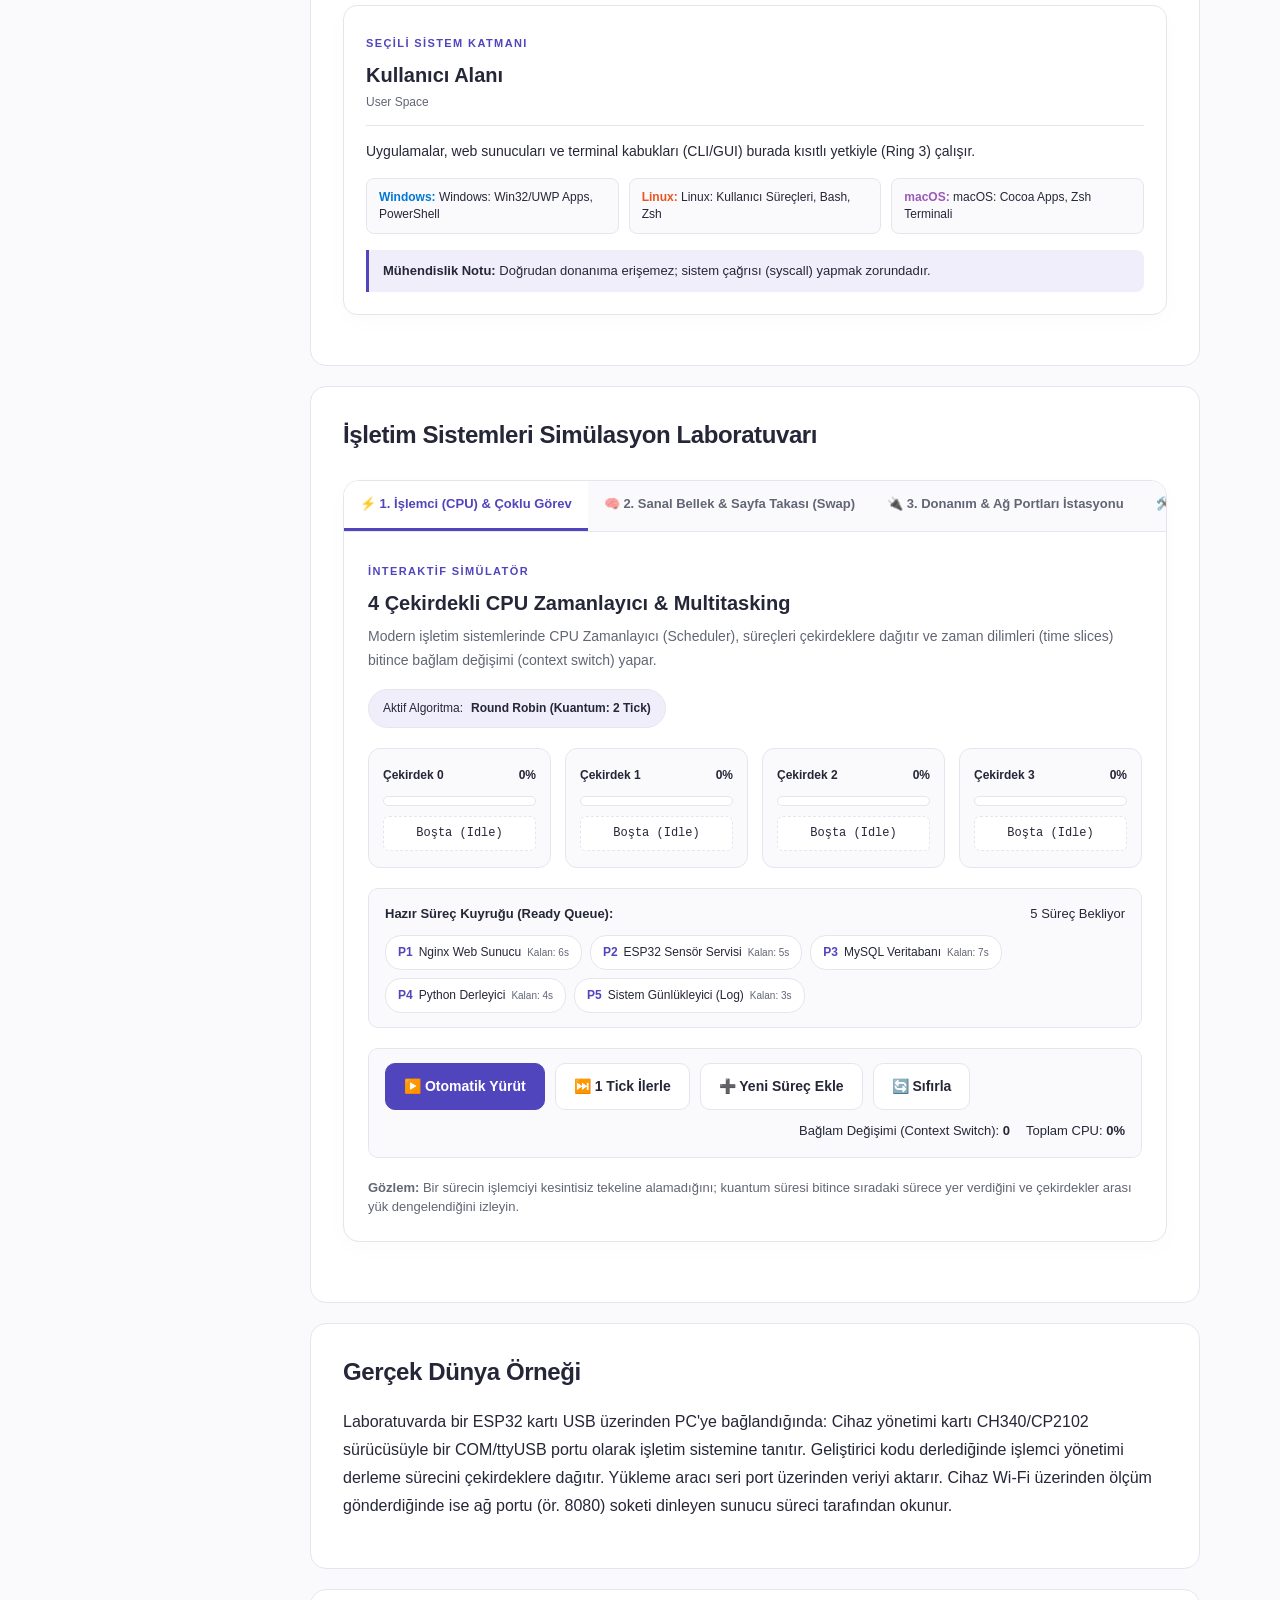
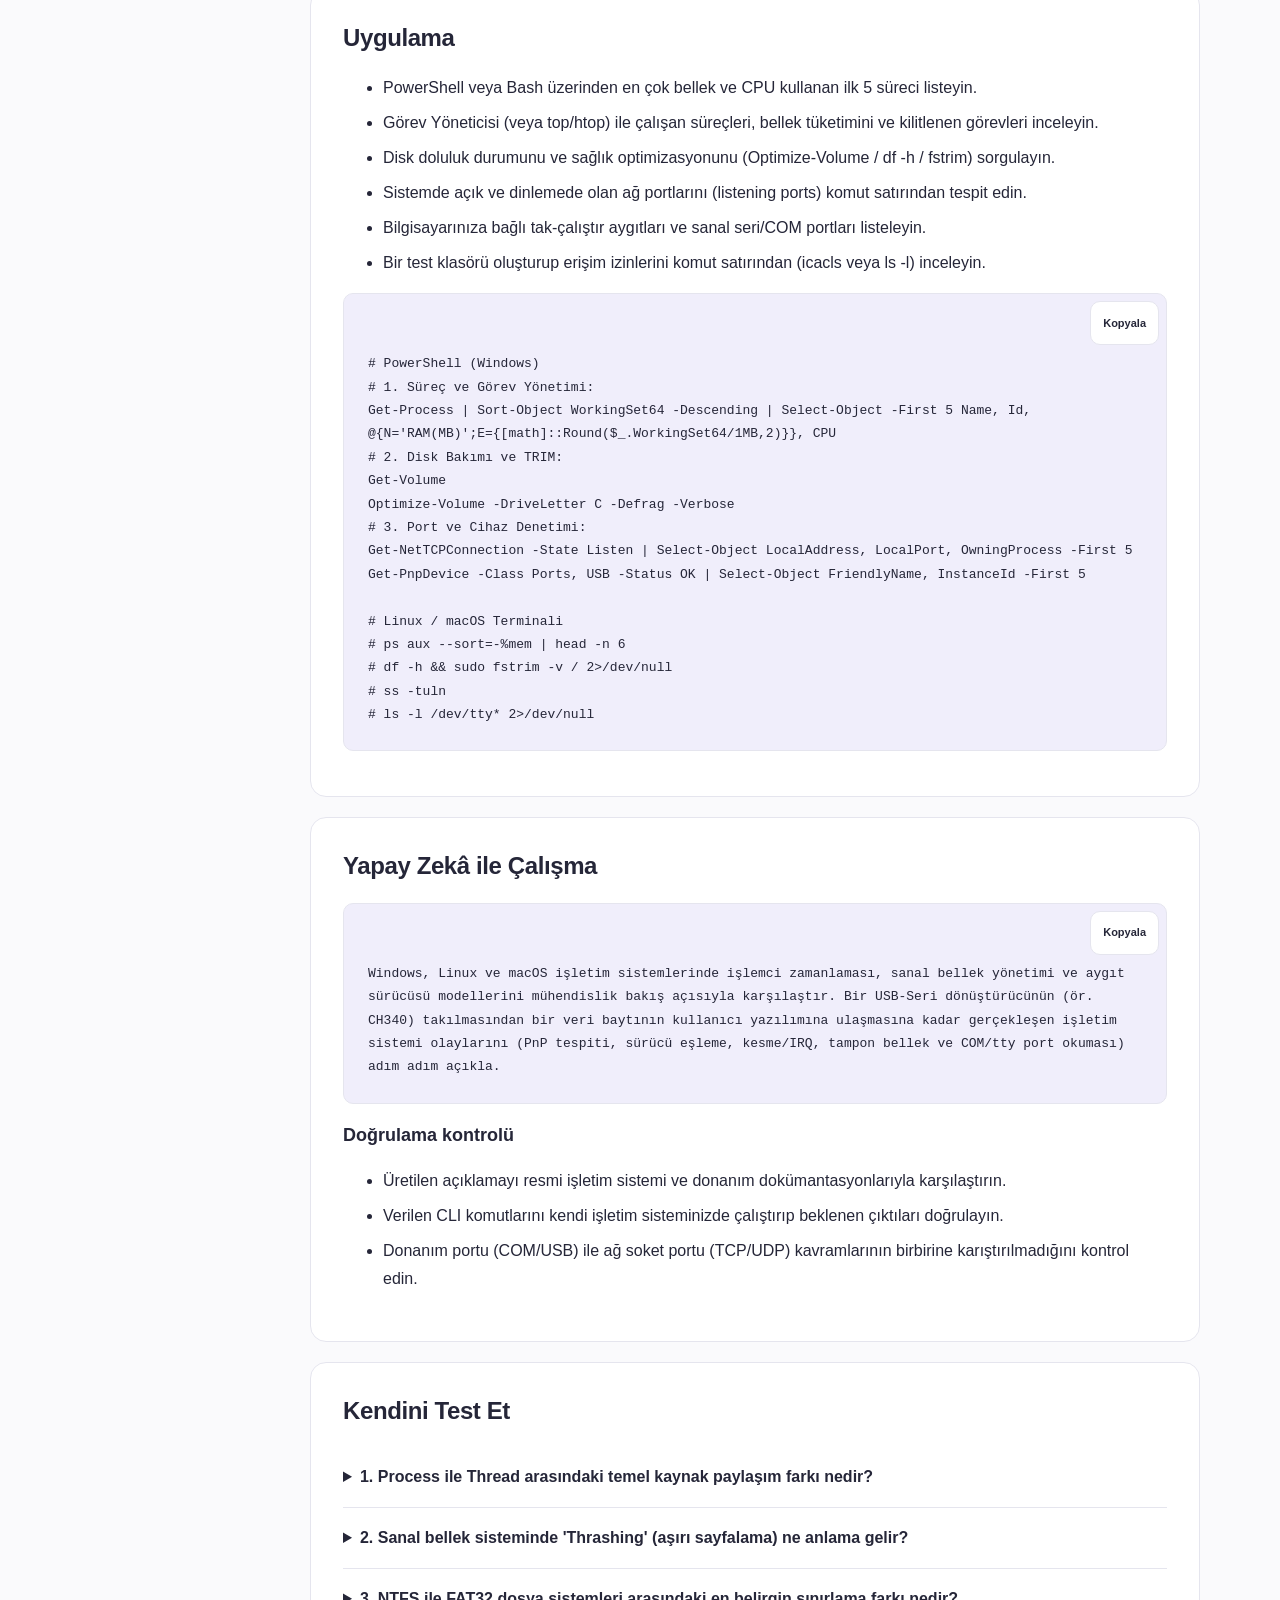
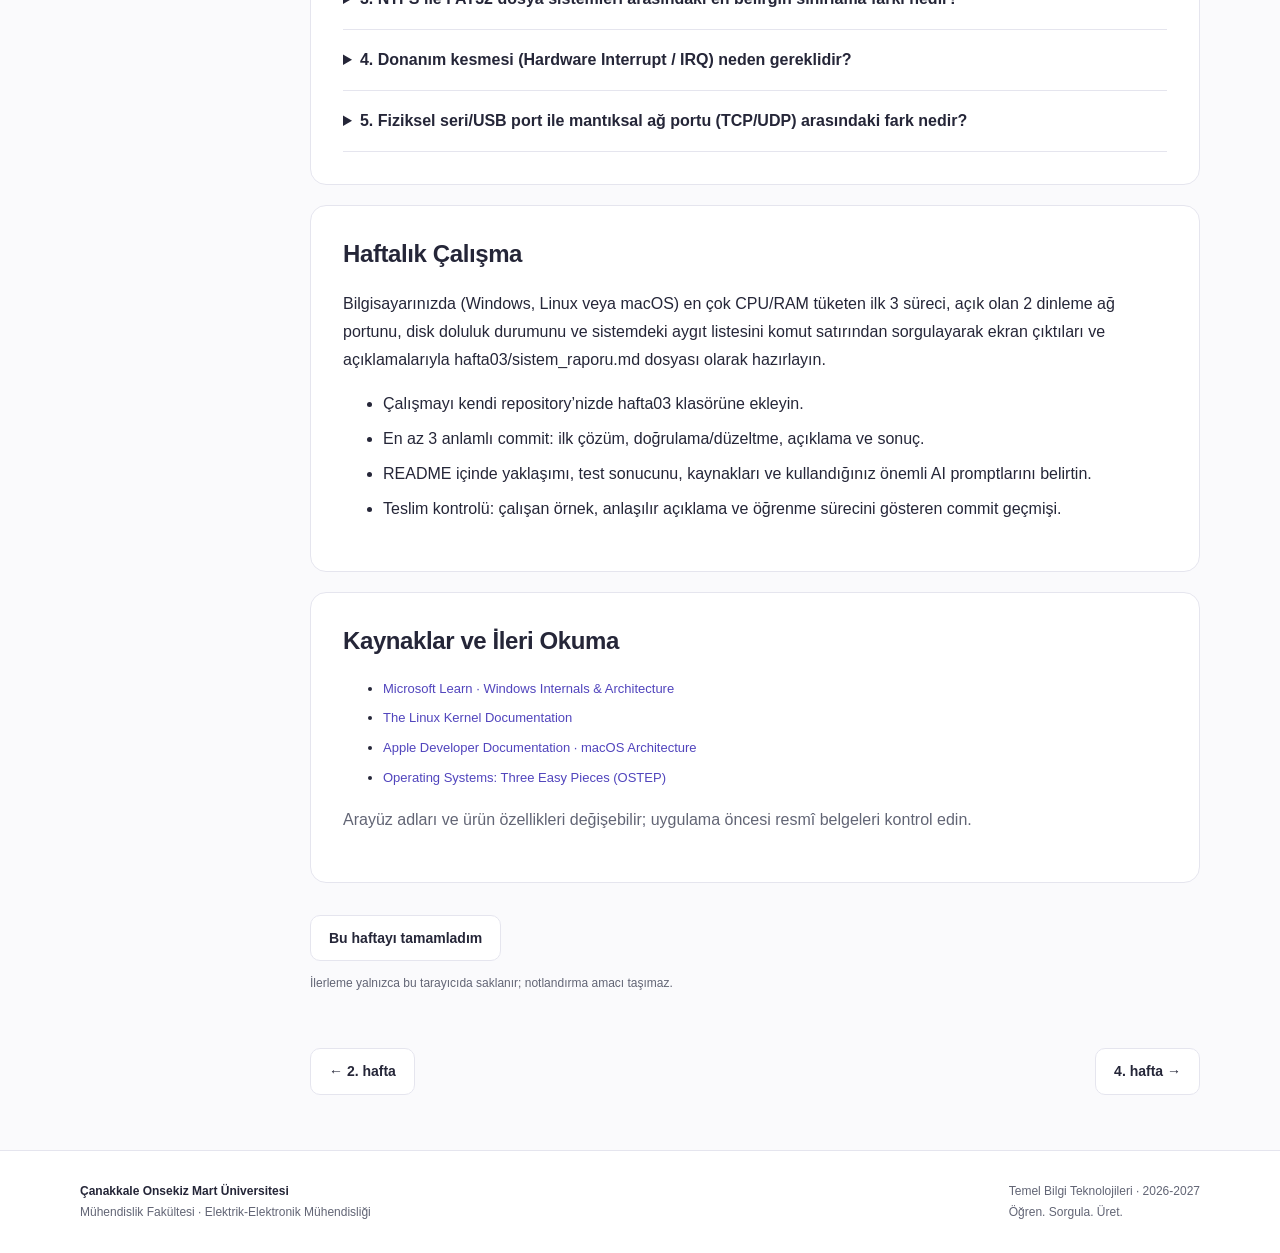
<file: weeks/week03.html>
<!doctype html><html lang="tr"><head><meta charset="utf-8"><meta name="viewport" content="width=device-width, initial-scale=1"><title>İşlemci, Bellek ve Sistem Yönetimi | TBK · ÇOMÜ</title><meta name="description" content="Windows, Linux ve macOS ortamlarında işlemci, bellek, dosya, cihaz ve port yönetimini keşfedin; sistem kaynaklarını denetleyin."><meta property="og:title" content="İşlemci, Bellek ve Sistem Yönetimi"><meta property="og:description" content="Windows, Linux ve macOS ortamlarında işlemci, bellek, dosya, cihaz ve port yönetimini keşfedin; sistem kaynaklarını denetleyin."><meta property="og:type" content="website"><meta property="og:locale" content="tr_TR"><meta name="theme-color" content="#fafafc"><link rel="icon" href="../assets/icons/favicon.svg" type="image/svg+xml"><script src="../js/theme.js"></script><link rel="stylesheet" href="../css/style.css"><link rel="stylesheet" href="../css/presentation.css"><link rel="stylesheet" href="../css/responsive.css"><script defer src="../js/main.js"></script><script defer src="../js/presentation.js"></script><script defer src="../js/demos.js"></script><link rel="stylesheet" href="../css/system-lab.css"><script defer src="../js/system-lab.js"></script></head><body data-week="3"><a class="skip" href="#main">İçeriğe geç</a><header class="topbar"><nav class="nav-inner" aria-label="Ana navigasyon"><a class="brand" href="../index.html"><span class="brand-mark" aria-hidden="true">TBK</span><span><strong>Temel Bilgi Teknolojileri</strong><small>ÇOMÜ · ELEKTRİK-ELEKTRONİK</small></span></a><button class="menu-toggle" type="button" aria-expanded="false" aria-controls="primary-links" hidden>Menü <span aria-hidden="true">☰</span></button><div class="nav-links" id="primary-links"><a href="../index.html#program">Ders programı</a><a href="../index.html#proje">Dönem projesi</a><a href="../index.html#ai">AI ilkeleri</a></div><button class="theme-toggle" type="button" aria-label="Temayı değiştir">☾</button></nav></header><main id="main" class="container"><div class="breadcrumb"><a href="../index.html#program">Ders programı</a> / 03. Hafta</div><header class="lesson-header"><span class="eyebrow">03. HAFTA · Sistemler · 2 SAAT</span><h1>İşlemci, Bellek ve Sistem Yönetimi</h1><p>Windows, Linux ve macOS ortamlarında işlemci, bellek, dosya, cihaz ve port yönetimini keşfedin; sistem kaynaklarını denetleyin.</p><div class="actions"><button class="primary" id="start-presentation">▷ Sunum modunu başlat</button><a class="button" href="#uygulama">Uygulamaya geç</a></div><p class="muted">Sunum: ← → / Space · Home / End · F: tam ekran · Esc: çıkış<br>Önerilen akış: 15 dk hedefler · 50 dk teori · 35 dk uygulama · 20 dk değerlendirme</p></header><div class="lesson-layout"><aside class="toc"><details class="toc-disclosure" open><summary>Bu haftanın içindekileri</summary><span class="eyebrow">BU HAFTADA</span><nav aria-label="Ders içindekiler"><a href="#hedefler">Öğrenme Hedefleri</a><a href="#kavramlar">Temel Kavramlar</a><a href="#karsilastirma">Karşılaştırma</a><a href="#mimari">Sistem Mimarisi</a><a href="#simulasyon-lab">İşletim Sistemleri Simülasyon Laboratuvarı</a><a href="#ornek">Gerçek Dünya Örneği</a><a href="#uygulama">Uygulama</a><a href="#ai-calisma">Yapay Zekâ ile Çalışma</a><a href="#test">Kendini Test Et</a><a href="#gorev">Haftalık Çalışma</a><a href="#kaynaklar">Kaynaklar ve İleri Okuma</a></nav></details></aside><article aria-label="Haftalık ders içeriği"><section class="lesson-section" id="hedefler" aria-labelledby="hedefler-title"><h2 id="hedefler-title">Öğrenme Hedefleri</h2><ul><li>Windows, Linux ve macOS işletim sistemlerinin çekirdek ve yönetim mimarilerini karşılaştırmak.</li><li>İşlemci yönetiminde process, thread, multitasking ve scheduling mekanizmalarını açıklamak.</li><li>Fiziksel RAM, sanal bellek, sayfalama ve disk takas (swap/pagefile) ilişkisini kavramak.</li><li>NTFS, ext4, APFS ve FAT dosya sistemlerini mühendislik kriterlerine göre seçebilmek.</li><li>Görev Yöneticisi ve disk bakım araçlarının (TRIM, chkdsk/fsck) sistem kararlılığındaki hayati rolünü açıklamak.</li><li>Aygıt sürücülerinin rolünü ve donanım kesmelerinin (IRQ) çalışma mantığını açıklamak.</li><li>Donanım portları (COM/USB) ile mantıksal ağ portlarını (TCP/UDP) ayırt edip analiz edebilmek.</li></ul></section><section class="lesson-section" id="kavramlar" aria-labelledby="kavramlar-title"><h2 id="kavramlar-title">Temel Kavramlar</h2><div class="concepts"><div class="concept"><strong>İşlemci Yönetimi (Process &amp; Thread)</strong>Çalışan programın kaynak tahsisini, çekirdek zamanlamasını (scheduling) ve önceliklerini yöneten katman.</div><div class="concept"><strong>Bellek Yönetimi (RAM &amp; Sanal Bellek)</strong>Fiziksel RAM adreslemesi, sanal bellek (virtual memory), sayfalama (paging) ve disk takas (swap/pagefile) mekanizmaları.</div><div class="concept"><strong>Dosya Yönetimi &amp; İzinler</strong>Verilerin depolama aygıtlarında düzenlenme formatı (NTFS, ext4, APFS, FAT32) ve kullanıcı erişim yetkileri (ACL, POSIX permissions).</div><div class="concept"><strong>Cihaz Yönetimi (Sürücüler &amp; IRQ)</strong>İşletim sistemi ile donanım donatısı arasındaki iletişimi kuran sürücüler (drivers) ve donanım kesmeleri (interrupt requests).</div><div class="concept"><strong>Port Yönetimi (Donanım &amp; Ağ Portları)</strong>Fiziksel bağlantı noktaları (USB, UART/COM, GPIO) ile ağ soketleri üzerindeki mantıksal servis portları (TCP/UDP).</div><div class="concept"><strong>İşletim Sistemi Aileleri</strong>Windows (NT mimarisi), Linux (açık kaynak monolitik çekirdek) ve macOS (Unix tabanlı XNU/Darwin) sistem yaklaşımları.</div><div class="concept"><strong>Görev Yöneticisi &amp; Kaynak İzleme</strong>Çalışan süreçleri, CPU/RAM/Disk/Ağ tüketimini ve kilitlenen uygulamaları izleyip yöneten işletim sistemi aracı.</div><div class="concept"><strong>Disk Bakımı &amp; TRIM</strong>Dosya bütünlüğünü koruyan (chkdsk/fsck), SSD yazma performansını sürdüren (TRIM) ve depolama sağlığını izleyen bakım mekanizmaları.</div></div></section><section class="lesson-section" id="konu-1" aria-labelledby="konu-1-title"><h2 id="konu-1-title">Ders İçeriği · İşletim sistemi ekosistemleri: Windows, Linux ve macOS</h2><p>Windows, iş istasyonları ve kurumsal yazılımlarda yaygın olup hibrit NT çekirdeği, Win32 API ve PowerShell altyapısına dayanır. Geniş donanım sürücüsü ve ticari yazılım desteği sunar.</p><p>Linux, sunucular, gömülü sistemler ve geliştiriciler için esnek, açık kaynaklı monolitik bir çekirdektir (Pardus, Ubuntu vb.); POSIX standartlarını izler. Kullanıcı çekirdek parametrelerine doğrudan müdahale edebilir.</p><p>macOS, BSD ve Mach çekirdekleri üzerine kurulu Unix (Darwin) sertifikalı bir sistemdir; donanım-yazılım optimizasyonu ve POSIX uyumlu güçlü bir terminal ortamı sağlar.</p><p>Mühendislik projelerinde bir sistemin seçimi donanım uyumluluğu, gerçek zamanlı gereksinimler, lisanslama ve otomasyon araçlarına göre belirlenir.</p></section><section class="lesson-section" id="konu-2" aria-labelledby="konu-2-title"><h2 id="konu-2-title">İşlemci (CPU) yönetimi: Process, thread, scheduling ve çoklu görev</h2><p>Bir program çalıştırıldığında işletim sistemi tarafından bir süreç (process) olarak başlatılır; kendi yalıtılmış sanal adres alanına, dosya tanıtıcılarına ve ortam değişkenlerine sahiptir.</p><p>Bir süreç içinde eşzamanlı yürütülen bağımsız akışlara iş parçacığı (thread) denir. Thread&#x27;ler aynı sürecin belleğini ortak kullanır; bu sayede hızlı veri paylaşırlar ancak eşzamanlama (mutex, semafor) dikkatle yönetilmelidir.</p><p>CPU Zamanlayıcı (Scheduler), işlemcinin hangi iş parçacığına ne kadar zaman dilimi (time slice) ayıracağını belirler. Preemptive (öncelikli) çoklu görev mimarisi, hiçbir sürecin tüm işlemciyi kilitlemesine izin vermez.</p><p>Çok çekirdekli sistemlerde işlemci benzeşimi (CPU affinity) ve çekirdek yük dağılımı sistem performansında belirleyicidir.</p></section><section class="lesson-section" id="konu-3" aria-labelledby="konu-3-title"><h2 id="konu-3-title">Bellek (Memory) yönetimi: Fiziksel RAM, sayfalama ve swap</h2><p>Bellek yönetim birimi (MMU), işlemcinin ürettiği sanal adresleri donanım düzeyinde fiziksel RAM adreslerine dönüştürür. Bu yalıtım, bir uygulamanın çökmesinin işletim sistemini veya diğer uygulamaları etkilemesini engeller.</p><p>Sanal bellek sabit boyutlu sayfalara (pages), fiziksel RAM ise çerçevelere (page frames) bölünür. İstenen sayfa fiziksel RAM&#x27;de bulunmadığında sayfa hatası (page fault) tetiklenir.</p><p>Fiziksel RAM dolduğunda veya etkin olmayan sayfalar olduğunda, işletim sistemi bu sayfaları diske yazar: Windows&#x27;ta sayfa dosyası (pagefile.sys), Linux&#x27;ta swap alanı veya swap dosyası kullanılır.</p><p>Aşırı sayfalama (thrashing), sistemin CPU zamanını hesaplama yerine sürekli diskten sayfaları takas etmeye harcamasına ve bilgisayarın kilitlenmesine yol açar.</p></section><section class="lesson-section" id="konu-4" aria-labelledby="konu-4-title"><h2 id="konu-4-title">Dosya yönetimi: Dosya sistemleri ve erişim izinleri</h2><p>Dosya sistemi; verilerin depolama aygıtlarında nasıl adlandırılacağını, saklanacağını, dizinleneceğini ve bulunacağını belirleyen mantıksal yapıdır.</p><p>NTFS (Windows): Günlükleme (journaling), dosya düzeyinde sıkıştırma, şifreleme ve gelişmiş erişim denetim listeleri (ACL) sunar.</p><p>ext4 (Linux): Yüksek performans, günlükleme, büyük dosya desteği ve standart POSIX dosya izinleri (rwx: okuma, yazma, çalıştırma) sağlar.</p><p>APFS (macOS): SSD optimizasyonu, anlık görüntü (snapshot), klonlama ve güçlü şifreleme özelliklerine odaklanır.</p><p>FAT32 ve exFAT: FAT32 maksimum 4 GB tek dosya sınırına sahiptir ancak geniş cihaz uyumluluğu sunar. exFAT ise büyük taşınabilir depolama birimleri için modern alternatiftir.</p></section><section class="lesson-section" id="konu-5" aria-labelledby="konu-5-title"><h2 id="konu-5-title">Cihaz yönetimi: Sürücüler, kesmeler (IRQ) ve I/O</h2><p>İşletim sistemi; ekran kartı, sensör arabirimi veya ağ adaptörü gibi donanımlarla doğrudan konuşmaz; bu iletişimi aygıt sürücüleri (device drivers) üzerinden yürütür.</p><p>Sürücüler donanıma özgü komutları işletim sisteminin anlayabileceği standart API çağrılarına çevirir. Çekirdek modunda (kernel-mode) çalışan sürücülerdeki bir hata mavi ekrana (BSOD) veya çekirdek paniğine (kernel panic) yol açabilir.</p><p>Kesme İstekleri (Interrupt Request - IRQ): Donanım acil bir olay gerçekleştiğinde (tuşa basılması, ağ paketinin gelmesi, sensör verisi) CPU&#x27;yu uyarır; CPU mevcut işini geçici olarak durdurup Kesme Hizmet Rutinini (ISR) çalıştırır.</p><p>Tak ve Çalıştır (Plug and Play - PnP) mekanizması, USB gibi harici aygıtlar bağlandığında kimlik tespiti yaparak uygun sürücüyü dinamik olarak yükler.</p></section><section class="lesson-section" id="konu-6" aria-labelledby="konu-6-title"><h2 id="konu-6-title">Port yönetimi: Donanım portları ve mantıksal ağ portları</h2><p>Fiziksel ve Donanım Portları: Bilgisayara veya mikrokontrolcüye donanım bağlamak için kullanılan fiziksel arayüzlerdir. Seri portlar (COM portları / UART), USB, Ethernet, I2C, SPI ve mikrodenetleyici GPIO pinleri bu kapsama girer. Bir elektronik cihaz (ör. Arduino, ESP32) bilgisayara bağlandığında işletim sistemi bunu sanal bir seri port (Windows&#x27;ta COM3, Linux&#x27;ta /dev/ttyUSB0) olarak tanır.</p><p>Mantıksal Ağ Portları: TCP/IP ağ protokollerinde çalışan uygulamaların ve servislerin ayırt edilmesini sağlayan 16 bitlik (1-65535 arası) sayısal adreslerdir. IP adresi binayı, port numarası ise binadaki daireyi temsil eder.</p><p>İyi bilinen portlar (0-1023): HTTP (80), HTTPS (443), SSH (22), DNS (53). Kayıtlı portlar (1024-49151) ve Dinamik/Özel portlar (49152-65535).</p><p>Sistemde hangi portun hangi süreç tarafından dinlendiği (listening socket) güvenlik ve servis yönetimi için kritik bir izleme konusudur.</p></section><section class="lesson-section" id="konu-7" aria-labelledby="konu-7-title"><h2 id="konu-7-title">Görev Yöneticisi ve sistem izleme: Ne işe yarar, neden çok önemlidir?</h2><p>Görev Yöneticisi (Windows Task Manager, Linux top/htop, macOS Activity Monitor), işletim sisteminin anlık sağlık ve performans röntgenidir.</p><p>Ne İşe Yarar? 1) Kaynak Kullanımı Takibi: Hangi sürecin ne kadar CPU, fiziksel RAM, disk yazma/okuma ve ağ bant genişliği tükettiğini canlı gösterir. 2) Kilitlenen Programları Sonlandırma: Yanıt vermeyen (Not Responding) süreçleri bellekten temizleyerek tüm sistemin kilitlenmesini önler (End Task / kill -9). 3) Başlangıç Uygulamaları ve Servisler: Bilgisayar açılışında devreye giren programları yöneterek açılış süresini hızlandırır. 4) Bellek Sızıntısı (Memory Leak) ve Şüpheli Süreç Tespiti: Zamanla belleği boşaltmayan hatalı kodları veya arka planda çalışan şüpheli süreçleri yakalar.</p><p>Neden Çok Önemlidir? Mühendislik projelerinde bir algoritmanın işlemciyi boğup boğmadığını, bellek sınırlarını aşıp aşmadığını anlamak ve sistem darboğazlarını (bottleneck) anında saptamak için vazgeçilmez temel kontrol panelidir.</p></section><section class="lesson-section" id="konu-8" aria-labelledby="konu-8-title"><h2 id="konu-8-title">Disk bakımı ve depolama sağlığı: Dosya bütünlüğü, TRIM ve temizlik</h2><p>Depolama birimleri (SSD ve HDD), verilerin kalıcı tutulduğu ancak mekanik veya elektronik sınırları olan en kritik bileşenlerdir.</p><p>Ne İşe Yarar? 1) Dosya Sistemi Bütünlüğü Denetimi: Ani güç kesintileri veya çökmeler sonrası diskteki bozuk blokları ve dosya tablosu hatalarını tarar ve onarır (Windows&#x27;ta chkdsk, Linux&#x27;ta fsck). 2) SSD TRIM Optimizasyonu: SSD&#x27;lerde silinen dosyaların kapladığı blokları arka planda temizleyerek diskin yazma hızını ve kullanım ömrünü korur (Optimize-Volume -ReTrim, fstrim). 3) Disk Alanı ve Geçici Dosya Temizliği: Disk tamamen dolarsa sanal bellek (swap/pagefile) çalışamaz hale gelir ve sistem kilitlenir; disk temizliği gereksiz önbellekleri temizler (cleanmgr). 4) SMART Sağlık Takibi: Diskin sıcaklığını, bozuk sektör sayısını ve kalan ömrünü izleyerek ani veri kaybından önce yedekleme yapılmasına imkan tanır.</p><p>Neden Çok Önemlidir? İşletim sisteminde bir işlemcinin çökmesi yeniden başlatılarak aşılabilir, ancak depolama birimindeki dosya bozulması geri dönülemez veri kaybına yol açar. Düzenli disk bakımı veri güvenliğini, yazma hızını ve sistem kararlılığını teminat altına alır.</p></section><section class="lesson-section" id="karsilastirma" aria-labelledby="karsilastirma-title"><h2 id="karsilastirma-title">Karşılaştırma</h2><div class="table-wrap"><table><thead><tr><th scope="col">Yönetim Alanı</th><th scope="col">Windows Yaklaşımı</th><th scope="col">Linux Yaklaşımı</th><th scope="col">macOS Yaklaşımı</th></tr></thead><tbody><tr><td>İşletim Sistemi Çekirdeği</td><td>Hibrit NT Çekirdeği</td><td>Monolitik Açık Kaynak Çekirdek</td><td>XNU (Mach + BSD Hibrit)</td></tr><tr><td>İşlemci &amp; Süreç İzleme</td><td>Görev Yöneticisi, Get-Process</td><td>ps, top, htop</td><td>Activity Monitor, ps</td></tr><tr><td>Bellek Takas Alanı</td><td>pagefile.sys</td><td>Swap Bölümü / Swap Dosyası</td><td>Dinamik Takas Dosyaları (/var/vm)</td></tr><tr><td>Varsayılan Dosya Sistemi</td><td>NTFS</td><td>ext4 / btrfs</td><td>APFS</td></tr><tr><td>Cihaz &amp; Port Tespiti</td><td>Get-PnpDevice, Aygıt Yöneticisi, COMx</td><td>lspci, lsusb, /dev/ttyUSBx</td><td>system_profiler, /dev/cu.*</td></tr><tr><td>Ağ Portu İzleme</td><td>Get-NetTCPConnection, netstat</td><td>ss -tuln, netstat -tuln</td><td>lsof -i, netstat -an</td></tr></tbody></table></div></section><section class="lesson-section" id="mimari" aria-labelledby="mimari-title"><h2 id="mimari-title">Sistem Mimarisi</h2><div class="sys-architecture-explorer" data-sys-arch>
      <p class="sys-arch-lead">İşletim sistemi; donanım ile kullanıcı yazılımları arasında köprü kuran <strong>katmanlı bir denetim merkezidir</strong>. Bir katmana tıklayarak görevini, Windows/Linux/macOS karşılıklarını ve kilit mühendislik detaylarını inceleyin.</p>
      
      <div class="sys-arch-grid" role="region" aria-label="Sistem Mimarisi Katmanları">
        <button type="button" class="sys-arch-node" data-arch-id="user-space" data-title="Kullanıcı Alanı" data-en="User Space" data-desc="Uygulamalar, web sunucuları ve terminal kabukları (CLI/GUI) burada kısıtlı yetkiyle (Ring 3) çalışır." data-win="Windows: Win32/UWP Apps, PowerShell" data-lnx="Linux: Kullanıcı Süreçleri, Bash, Zsh" data-mac="macOS: Cocoa Apps, Zsh Terminali" data-tip="Doğrudan donanıma erişemez; sistem çağrısı (syscall) yapmak zorundadır." aria-pressed="false">
          <div class="node-icon"><svg viewBox="0 0 96 96" aria-hidden="true"><g fill="none" stroke="currentColor" stroke-width="3" stroke-linecap="round" stroke-linejoin="round"><rect x="18" y="24" width="28" height="24" rx="4"/><rect x="50" y="24" width="28" height="24" rx="4"/><rect x="18" y="52" width="60" height="20" rx="4"/><circle cx="28" cy="62" r="3"/><circle cx="38" cy="62" r="3"/></g></svg></div>
          <div class="node-text"><strong>Kullanıcı Alanı</strong><small lang="en">User Space</small></div>
        </button><button type="button" class="sys-arch-node" data-arch-id="syscalls" data-title="Sistem Çağrıları" data-en="System Calls (Syscall)" data-desc="Kullanıcı programlarının işletim sistemi çekirdeğinden kaynak istemesini sağlayan güvenli geçiş kapısı." data-win="Windows: Win32 API, NTDLL.dll (NtReadFile vb.)" data-lnx="Linux: POSIX API (read, write, fork, exec)" data-mac="macOS: BSD/Mach Syscalls (open, mmap, fork)" data-tip="Kullanıcı modundan çekirdek moduna (Ring 0) bağlam geçişi (context switch) tetikler." aria-pressed="false">
          <div class="node-icon"><svg viewBox="0 0 96 96" aria-hidden="true"><g fill="none" stroke="currentColor" stroke-width="3" stroke-linecap="round" stroke-linejoin="round"><path d="M20 48h56m-14-14 14 14-14 14M76 48H20"/><rect x="14" y="22" width="68" height="52" rx="8" stroke-dasharray="4 4"/></g></svg></div>
          <div class="node-text"><strong>Sistem Çağrıları</strong><small lang="en">System Calls (Syscall)</small></div>
        </button><button type="button" class="sys-arch-node" data-arch-id="scheduler" data-title="İşlemci &amp; Zamanlayıcı" data-en="CPU Scheduler &amp; Processes" data-desc="Çalışmaya hazır süreçleri ve iş parçacıklarını CPU çekirdeklerine paylaştırır." data-win="Windows: Preemptive Priority Scheduler (0-31)" data-lnx="Linux: Completely Fair Scheduler (CFS)" data-mac="macOS: Mach Preemptive Scheduler" data-tip="Round-Robin ve öncelik algoritmalarıyla hiçbir sürecin sistemi kilitlemesine izin vermez." aria-pressed="false">
          <div class="node-icon"><svg viewBox="0 0 96 96" aria-hidden="true"><g fill="none" stroke="currentColor" stroke-width="3" stroke-linecap="round" stroke-linejoin="round"><rect x="26" y="26" width="44" height="44" rx="8"/><rect x="38" y="38" width="20" height="20" rx="4"/><path d="M36 16v10m12-10v10m12-10v10M36 70v10m12-10v10m12-10v10M16 36h10m-10 12h10m-10 12h10M70 36h10m-10 12h10m-10 12h10"/></g></svg></div>
          <div class="node-text"><strong>İşlemci &amp; Zamanlayıcı</strong><small lang="en">CPU Scheduler &amp; Processes</small></div>
        </button><button type="button" class="sys-arch-node" data-arch-id="vmm" data-title="Sanal Bellek &amp; MMU" data-en="Virtual Memory Manager (VMM)" data-desc="Her sürece izole 64-bit sanal adres alanı sunar; fiziksel RAM ve disk takas (swap) alanını yönetir." data-win="Windows: VirtualAlloc, pagefile.sys" data-lnx="Linux: mmap, /dev/swap veya swapfile" data-mac="macOS: VM Subsystem, dinamik takas (/var/vm)" data-tip="Sayfalama (paging) ve MMU ile süreçlerin birbirinin belleğine müdahalesini engeller." aria-pressed="false">
          <div class="node-icon"><svg viewBox="0 0 96 96" aria-hidden="true"><g fill="none" stroke="currentColor" stroke-width="3" stroke-linecap="round" stroke-linejoin="round"><rect x="16" y="30" width="64" height="36" rx="6"/><path d="M26 40h12v16H26zM42 40h12v16H42zM58 40h12v16H58zM24 66v8m12-8v8m12-8v8m12-8v8m12-8v8"/></g></svg></div>
          <div class="node-text"><strong>Sanal Bellek &amp; MMU</strong><small lang="en">Virtual Memory Manager (VMM)</small></div>
        </button><button type="button" class="sys-arch-node" data-arch-id="vfs" data-title="Sanal Dosya Sistemi (VFS)" data-en="Virtual File System &amp; Storage" data-desc="Farklı disk formatlarını tek tip dosya ağacı altında uygulamalara sunar." data-win="Windows: NTFS, ReFS, FAT32 / Sürücü Harfleri (C:, D:)" data-lnx="Linux: VFS (ext4, btrfs) / Tek Ağaç Hiyerarşisi (/)" data-mac="macOS: APFS, HFS+ / Kök Dizin (/)" data-tip="Günlükleme (journaling) ile ani güç kesintilerinde dosya bozulmalarını önler." aria-pressed="false">
          <div class="node-icon"><svg viewBox="0 0 96 96" aria-hidden="true"><g fill="none" stroke="currentColor" stroke-width="3" stroke-linecap="round" stroke-linejoin="round"><rect x="22" y="20" width="52" height="56" rx="8"/><circle cx="48" cy="48" r="16"/><circle cx="48" cy="48" r="4"/><path d="M30 68h36"/></g></svg></div>
          <div class="node-text"><strong>Sanal Dosya Sistemi (VFS)</strong><small lang="en">Virtual File System &amp; Storage</small></div>
        </button><button type="button" class="sys-arch-node" data-arch-id="drivers" data-title="Aygıt Sürücüleri &amp; IRQ" data-en="Device Drivers &amp; Interrupts" data-desc="Donanıma özgü sinyalleri çekirdeğin anlayabileceği standart API&#x27;lere çevirir." data-win="Windows: Windows Driver Framework (WDF, KMDF)" data-lnx="Linux: Kernel Modules (.ko), udev kuralları" data-mac="macOS: DriverKit / I/O Kit" data-tip="Donanım veri ürettiğinde kesme (IRQ) göndererek CPU&#x27;nun hemen işlem yapmasını sağlar." aria-pressed="false">
          <div class="node-icon"><svg viewBox="0 0 96 96" aria-hidden="true"><g fill="none" stroke="currentColor" stroke-width="3" stroke-linecap="round" stroke-linejoin="round"><path d="M48 20v14m0 28v14M20 48h14m28 0h14"/><circle cx="48" cy="48" r="14"/><circle cx="48" cy="48" r="5"/></g></svg></div>
          <div class="node-text"><strong>Aygıt Sürücüleri &amp; IRQ</strong><small lang="en">Device Drivers &amp; Interrupts</small></div>
        </button><button type="button" class="sys-arch-node" data-arch-id="net-stack" data-title="Ağ Yığını &amp; Portlar" data-en="Network Stack &amp; Socket Ports" data-desc="TCP/IP protokollerini ve 1-65535 arası mantıksal servis portlarını yönetir." data-win="Windows: Winsock2, Get-NetTCPConnection" data-lnx="Linux: Netfilter/Socket API, ss, ip, netstat" data-mac="macOS: BSD Sockets, lsof -i" data-tip="Hangi ağ paketinin hangi yerel sürece teslim edileceğini port numaraları belirler." aria-pressed="false">
          <div class="node-icon"><svg viewBox="0 0 96 96" aria-hidden="true"><g fill="none" stroke="currentColor" stroke-width="3" stroke-linecap="round" stroke-linejoin="round"><circle cx="48" cy="30" r="10"/><circle cx="28" cy="66" r="10"/><circle cx="68" cy="66" r="10"/><path d="M42 38l-9 20m15-20l9 20M38 66h20"/></g></svg></div>
          <div class="node-text"><strong>Ağ Yığını &amp; Portlar</strong><small lang="en">Network Stack &amp; Socket Ports</small></div>
        </button><button type="button" class="sys-arch-node" data-arch-id="hardware" data-title="Fiziksel Donanım Katmanı" data-en="Physical Hardware" data-desc="İşlemci, RAM, SSD/Flash, USB-UART dönüştürücüler, Ethernet ve çevre birimleri." data-win="Windows: ACPI, PCI Express, USB PnP" data-lnx="Linux: /sys, /dev, lspci, lsusb" data-mac="macOS: Apple Silicon / Thunderbolt Fabric" data-tip="Elektriksel sinyaller, veri yolları ve saat frekansı seviyesinde çalışan fiziksel dünya." aria-pressed="false">
          <div class="node-icon"><svg viewBox="0 0 96 96" aria-hidden="true"><g fill="none" stroke="currentColor" stroke-width="3" stroke-linecap="round" stroke-linejoin="round"><rect x="20" y="20" width="56" height="56" rx="8"/><circle cx="32" cy="32" r="3"/><circle cx="64" cy="32" r="3"/><circle cx="32" cy="64" r="3"/><circle cx="64" cy="64" r="3"/><path d="M40 38h16v20H40z"/></g></svg></div>
          <div class="node-text"><strong>Fiziksel Donanım Katmanı</strong><small lang="en">Physical Hardware</small></div>
        </button>
      </div>

      <aside class="sys-arch-inspector" data-arch-inspector aria-live="polite">
        <div class="inspector-header">
          <span class="eyebrow">SEÇİLİ SİSTEM KATMANI</span>
          <h3 data-inspector-title>İncelemek için yukarıdan bir katman seçin</h3>
          <p class="inspector-en" data-inspector-en lang="en">User Space ↔ Kernel Subsystems ↔ Hardware Layer</p>
        </div>
        <p class="inspector-desc" data-inspector-desc>Herhangi bir katman kartına dokunduğunuzda görevini, çekirdek modunu ve üç ana işletim sistemindeki somut karşılıklarını burada göreceksiniz.</p>
        <div class="os-comparison-pills">
          <div class="os-pill win"><strong>Windows:</strong> <span data-inspector-win>Win32 / NT Kernel</span></div>
          <div class="os-pill lnx"><strong>Linux:</strong> <span data-inspector-lnx>POSIX / Monolithic Kernel</span></div>
          <div class="os-pill mac"><strong>macOS:</strong> <span data-inspector-mac>XNU / Darwin Subsystems</span></div>
        </div>
        <div class="inspector-tip">
          <strong>Mühendislik Notu:</strong> <span data-inspector-tip>İşletim sistemi olmadan bir program çalıştırmak (bare-metal) bu soyutlamaların tamamından vazgeçmek anlamına gelir.</span>
        </div>
      </aside>
    </div></section><section class="lesson-section" id="simulasyon-lab" aria-labelledby="simulasyon-lab-title"><h2 id="simulasyon-lab-title">İşletim Sistemleri Simülasyon Laboratuvarı</h2><div class="system-sim-lab" data-sim-lab>
      <div class="sim-tabs" role="tablist" aria-label="Simülasyon Modülleri">
        <button type="button" role="tab" id="tab-cpu" aria-controls="panel-cpu" aria-selected="true" data-sim-tab="cpu">
          ⚡ 1. İşlemci (CPU) & Çoklu Görev
        </button>
        <button type="button" role="tab" id="tab-mem" aria-controls="panel-mem" aria-selected="false" data-sim-tab="mem">
          🧠 2. Sanal Bellek & Sayfa Takası (Swap)
        </button>
        <button type="button" role="tab" id="tab-ports" aria-controls="panel-ports" aria-selected="false" data-sim-tab="ports">
          🔌 3. Donanım & Ağ Portları İstasyonu
        </button>
        <button type="button" role="tab" id="tab-tasks-disk" aria-controls="panel-tasks-disk" aria-selected="false" data-sim-tab="tasks-disk">
          🛠️ 4. Görev Yöneticisi & Disk Bakımı
        </button>
      </div>

      <!-- PANEL 1: CPU SCHEDULING SIMULATOR -->
      <div class="sim-panel" id="panel-cpu" role="tabpanel" aria-labelledby="tab-cpu" data-sim-panel="cpu">
        <div class="sim-header">
          <div>
            <span class="eyebrow">İNTERAKTİF SİMÜLATÖR</span>
            <h3>4 Çekirdekli CPU Zamanlayıcı & Multitasking</h3>
            <p>Modern işletim sistemlerinde CPU Zamanlayıcı (Scheduler), süreçleri çekirdeklere dağıtır ve zaman dilimleri (time slices) bitince bağlam değişimi (context switch) yapar.</p>
          </div>
          <div class="sim-stats-badge">
            <span class="badge-label">Aktif Algoritma:</span>
            <strong>Round Robin (Kuantum: 2 Tick)</strong>
          </div>
        </div>

        <div class="cpu-cores-grid" aria-label="CPU Çekirdekleri">
          <div class="cpu-core-box" data-core="0">
            <div class="core-top"><span>Çekirdek 0</span><strong data-core-pct="0">0%</strong></div>
            <div class="core-meter"><div class="meter-bar" data-core-bar="0" style="width:0%"></div></div>
            <div class="core-active-task" data-core-task="0">Boşta (Idle)</div>
          </div>
          <div class="cpu-core-box" data-core="1">
            <div class="core-top"><span>Çekirdek 1</span><strong data-core-pct="1">0%</strong></div>
            <div class="core-meter"><div class="meter-bar" data-core-bar="1" style="width:0%"></div></div>
            <div class="core-active-task" data-core-task="1">Boşta (Idle)</div>
          </div>
          <div class="cpu-core-box" data-core="2">
            <div class="core-top"><span>Çekirdek 2</span><strong data-core-pct="2">0%</strong></div>
            <div class="core-meter"><div class="meter-bar" data-core-bar="2" style="width:0%"></div></div>
            <div class="core-active-task" data-core-task="2">Boşta (Idle)</div>
          </div>
          <div class="cpu-core-box" data-core="3">
            <div class="core-top"><span>Çekirdek 3</span><strong data-core-pct="3">0%</strong></div>
            <div class="core-meter"><div class="meter-bar" data-core-bar="3" style="width:0%"></div></div>
            <div class="core-active-task" data-core-task="3">Boşta (Idle)</div>
          </div>
        </div>

        <div class="process-queue-section">
          <div class="queue-heading">
            <strong>Hazır Süreç Kuyruğu (Ready Queue):</strong>
            <span data-queue-count>4 Süreç Bekliyor</span>
          </div>
          <div class="process-pills-list" data-process-queue>
            <!-- Dynamically populated via JS -->
          </div>
        </div>

        <div class="sim-controls-bar">
          <button type="button" class="primary" data-cpu-action="play">▶️ Otomatik Yürüt</button>
          <button type="button" data-cpu-action="step">⏭️ 1 Tick İlerle</button>
          <button type="button" data-cpu-action="add">➕ Yeni Süreç Ekle</button>
          <button type="button" data-cpu-action="reset">🔄 Sıfırla</button>
          <div class="sim-live-metrics">
            <span>Bağlam Değişimi (Context Switch): <strong data-context-count>0</strong></span>
            <span>Toplam CPU: <strong data-cpu-total>0%</strong></span>
          </div>
        </div>
        <p class="sim-explainer"><strong>Gözlem:</strong> Bir sürecin işlemciyi kesintisiz tekeline alamadığını; kuantum süresi bitince sıradaki sürece yer verdiğini ve çekirdekler arası yük dengelendiğini izleyin.</p>
      </div>

      <!-- PANEL 2: MEMORY & PAGING SIMULATOR -->
      <div class="sim-panel" id="panel-mem" role="tabpanel" aria-labelledby="tab-mem" data-sim-panel="mem" hidden>
        <div class="sim-header">
          <div>
            <span class="eyebrow">İNTERAKTİF SİMÜLATÖR</span>
            <h3>Sanal Bellek, Sayfalama (Paging) ve Swap Deneyi</h3>
            <p>Süreçler sanal sayfa (Virtual Page) ister. Sayfa fiziksel RAM'deyse <strong>HIT</strong> olur. RAM'de yoksa <strong>PAGE FAULT</strong> tetiklenir ve diskten takas yapılır.</p>
          </div>
          <div class="sim-status-indicator" data-mem-status-badge>
            <span class="dot"></span> <strong data-mem-status-text>Sistem Normal · Bellek Hazır</strong>
          </div>
        </div>

        <div class="memory-blocks-layout">
          <div class="mem-column">
            <h4>Fiziksel RAM (4 Çerçeve / Frame)</h4>
            <div class="frames-grid" data-ram-frames>
              <div class="frame-slot empty" data-frame="0"><span>Çerçeve 0</span><strong>Boş</strong></div>
              <div class="frame-slot empty" data-frame="1"><span>Çerçeve 1</span><strong>Boş</strong></div>
              <div class="frame-slot empty" data-frame="2"><span>Çerçeve 2</span><strong>Boş</strong></div>
              <div class="frame-slot empty" data-frame="3"><span>Çerçeve 3</span><strong>Boş</strong></div>
            </div>
            <small>Hızlı Erişim: ~10 ns gecikme</small>
          </div>

          <div class="mem-mmu-column">
            <div class="mmu-chip">
              <strong>MMU</strong>
              <small>Adres Çevirici</small>
            </div>
            <div class="mmu-event-card" data-mmu-event>
              <strong data-mmu-event-title>Olay Bekleniyor</strong>
              <p data-mmu-event-desc>Sayfa talep düğmelerine basarak adres çözümlemesini tetikleyin.</p>
            </div>
          </div>

          <div class="mem-column">
            <h4>Disk Takas Alanı (Swap / Pagefile)</h4>
            <div class="frames-grid swap-grid" data-swap-frames>
              <div class="frame-slot swap-slot empty" data-swap="0"><span>Swap Yuva 0</span><strong>Boş</strong></div>
              <div class="frame-slot swap-slot empty" data-swap="1"><span>Swap Yuva 1</span><strong>Boş</strong></div>
              <div class="frame-slot swap-slot empty" data-swap="2"><span>Swap Yuva 2</span><strong>Boş</strong></div>
              <div class="frame-slot swap-slot empty" data-swap="3"><span>Swap Yuva 3</span><strong>Boş</strong></div>
            </div>
            <small>Yavaş Depolama: ~5 ms gecikme (500.000x daha yavaş!)</small>
          </div>
        </div>

        <div class="virtual-pages-palette">
          <strong>Erişilmek İstenen Sanal Sayfa (Virtual Page):</strong>
          <div class="page-buttons" data-page-triggers>
            <button type="button" data-vpage="0">Sayfa 0 (Kod)</button>
            <button type="button" data-vpage="1">Sayfa 1 (Yığın)</button>
            <button type="button" data-vpage="2">Sayfa 2 (Veri)</button>
            <button type="button" data-vpage="3">Sayfa 3 (Öbek)</button>
            <button type="button" data-vpage="4">Sayfa 4 (Sensör Buffer)</button>
            <button type="button" data-vpage="5">Sayfa 5 (Grafik)</button>
            <button type="button" data-vpage="6">Sayfa 6 (Ağ Paketi)</button>
            <button type="button" data-vpage="7">Sayfa 7 (Dosya Önbellek)</button>
          </div>
        </div>

        <div class="sim-controls-bar">
          <button type="button" class="primary" data-mem-action="random">🎲 Rastgele Sayfa İste</button>
          <button type="button" data-mem-action="fill">⚡ RAM'i Doldur ve Swap Zorla</button>
          <button type="button" data-mem-action="thrash">⚠️ Thrashing (Aşırı Sayfalama) Testi</button>
          <button type="button" data-mem-action="reset">🔄 Belleği Sıfırla</button>
          <div class="sim-live-metrics">
            <span>RAM Hit: <strong data-mem-hits>0</strong></span>
            <span>Page Fault: <strong data-mem-faults>0</strong></span>
            <span>Swap Sayısı: <strong data-mem-swaps>0</strong></span>
          </div>
        </div>
        <p class="sim-explainer"><strong>Mühendislik Çıkarımı:</strong> RAM dolduğunda işletim sistemi en az kullanılan sayfayı diske atar (Page Out). Eğer sürekli diske gidip gelinirse <em>Thrashing</em> oluşur ve bilgisayar kilitlenir.</p>
      </div>

      <!-- PANEL 3: HARDWARE & NETWORK PORTS LAB -->
      <div class="sim-panel" id="panel-ports" role="tabpanel" aria-labelledby="tab-ports" data-sim-panel="ports" hidden>
        <div class="sim-header">
          <div>
            <span class="eyebrow">İNTERAKTİF DENEY İSTASYONU</span>
            <h3>Donanım Portları (USB/COM) ve Mantıksal Ağ Soketleri</h3>
            <p>Fiziksel aygıt bağlantısı (USB-UART dönüştürücüler) ile TCP/IP ağ soket portları (HTTP, SSH, API) arasındaki farkı canlı deneyle öğrenin.</p>
          </div>
        </div>

        <div class="ports-dual-grid">
          <!-- SUB-COL 1: HARDWARE PORT (ESP32 / SERIAL) -->
          <div class="port-sublab">
            <div class="sublab-head">
              <h4>1. Donanım & Seri COM Port Deneyi</h4>
              <span class="sublab-tag">Fiziksel Katman</span>
            </div>
            <p class="sublab-desc">Bir ESP32 mikrodenetleyicisini USB ile bilgisayara bağlayın. PnP tespiti, sürücü eşleşmesi ve sanal COM portu oluşumunu izleyin.</p>
            
            <div class="hardware-connection-visual">
              <div class="device-card" data-device-state="disconnected">
                <div class="dev-icon">🔌</div>
                <div class="dev-info">
                  <strong data-device-title>ESP32 DevKit V1</strong>
                  <span data-device-sub>USB Bağlantısı Yok</span>
                </div>
                <button type="button" class="primary" data-port-action="toggle-usb">USB Kablosunu Tak</button>
              </div>

              <div class="os-pnp-log" data-pnp-log>
                <div class="log-line info">[Sistem] USB Denetleyici hazır, aygıt bekleniyor...</div>
              </div>

              <div class="serial-terminal" data-serial-term>
                <div class="term-header">
                  <span>Seri Monitör (<strong data-active-com>COM Kapalı</strong>)</span>
                  <div class="term-controls">
                    <select data-baud-select aria-label="Baud Hızı">
                      <option value="115200">115200 Baud</option>
                      <option value="9600">9600 Baud</option>
                    </select>
                    <button type="button" data-port-action="toggle-serial" disabled>Portu Aç</button>
                  </div>
                </div>
                <div class="term-body" data-serial-output>
                  <span class="muted">Seri port kapalı. Aygıt takıp portu açınız.</span>
                </div>
              </div>
            </div>
          </div>

          <!-- SUB-COL 2: NETWORK PORTS (TCP SOCKETS) -->
          <div class="port-sublab">
            <div class="sublab-head">
              <h4>2. Mantıksal Ağ Portları (TCP Dinleyici)</h4>
              <span class="sublab-tag">Ağ Katmanı</span>
            </div>
            <p class="sublab-desc">1-65535 arası ağ portları; gelen veri paketlerinin hangi sürece (process) ait olduğunu belirler. Soketleri açıp test istekleri gönderin.</p>

            <div class="network-ports-table-wrap">
              <table class="sim-table" aria-label="Ağ Portları Durumu">
                <thead>
                  <tr>
                    <th>Port</th>
                    <th>Servis / Protokol</th>
                    <th>Durum</th>
                    <th>İşlem</th>
                  </tr>
                </thead>
                <tbody>
                  <tr data-net-row="80">
                    <td><strong>80</strong></td>
                    <td>HTTP Web Sunucusu (Nginx/Apache)</td>
                    <td><span class="status-pill closed" data-port-state="80">CLOSED</span></td>
                    <td><button type="button" data-toggle-net="80">Servisi Başlat</button></td>
                  </tr>
                  <tr data-net-row="443">
                    <td><strong>443</strong></td>
                    <td>HTTPS Güvenli Web</td>
                    <td><span class="status-pill closed" data-port-state="443">CLOSED</span></td>
                    <td><button type="button" data-toggle-net="443">Servisi Başlat</button></td>
                  </tr>
                  <tr data-net-row="22">
                    <td><strong>22</strong></td>
                    <td>SSH Uzak Terminal Bağlantısı</td>
                    <td><span class="status-pill closed" data-port-state="22">CLOSED</span></td>
                    <td><button type="button" data-toggle-net="22">Servisi Başlat</button></td>
                  </tr>
                  <tr data-net-row="8080">
                    <td><strong>8080</strong></td>
                    <td>IoT Sıcaklık Ölçüm API Servisi</td>
                    <td><span class="status-pill closed" data-port-state="8080">CLOSED</span></td>
                    <td><button type="button" data-toggle-net="8080">Servisi Başlat</button></td>
                  </tr>
                </tbody>
              </table>
            </div>

            <div class="client-packet-tester">
              <strong>İstemci Paketi Gönder (Soket Testi):</strong>
              <div class="packet-actions">
                <button type="button" class="primary" data-send-packet="80">HTTP GET / (Port 80)</button>
                <button type="button" data-send-packet="8080">POST /api/olcum (Port 8080)</button>
                <button type="button" data-send-packet="22">SSH Bağlantı İsteği (Port 22)</button>
              </div>
              <div class="packet-result-log" data-packet-log>
                <span class="muted">Bir servisi başlatın ve paket göndererek TCP soket el sıkışmasını (SYN-ACK) test edin.</span>
              </div>
            </div>
          </div>
        </div>
      </div>

      <!-- PANEL 4: TASK MANAGER & DISK MAINTENANCE LAB -->
      <div class="sim-panel" id="panel-tasks-disk" role="tabpanel" aria-labelledby="tab-tasks-disk" data-sim-panel="tasks-disk" hidden>
        <div class="sim-header">
          <div>
            <span class="eyebrow">İNTERAKTİF SİSTEM BAKIM MERKEZİ</span>
            <h3>Görev Yöneticisi & Disk Bakım İstasyonu</h3>
            <p><strong>Ne işe yarar? Neden çok önemlidir?</strong> Görev Yöneticisi kilitlenen süreçleri sonlandırıp sistemin çökmesini engeller; Disk Bakımı ise bozuk sektörleri onarır, SSD TRIM ile yazma hızını ve veri bütünlüğünü korur.</p>
          </div>
        </div>

        <div class="ports-dual-grid">
          <!-- SUB-COL 1: TASK MANAGER / PROCESS CONTROL -->
          <div class="port-sublab">
            <div class="sublab-head">
              <h4>1. Canlı Görev Yöneticisi (Task Manager)</h4>
              <span class="sublab-tag">Sistem Kararlılığı</span>
            </div>
            <p class="sublab-desc">Aşağıda çalışan süreçler listelenmektedir. Kilitlenen ve aşırı bellek tüketen süreci tespit edip <strong>Görevi Sonlandır (End Task)</strong> ile sistemi kurtarın.</p>

            <div class="network-ports-table-wrap">
              <table class="sim-table" aria-label="Görev Yöneticisi Süreç Tablosu">
                <thead>
                  <tr>
                    <th>Süreç Adı</th>
                    <th>CPU</th>
                    <th>Bellek</th>
                    <th>Durum / İşlem</th>
                  </tr>
                </thead>
                <tbody data-taskmgr-body>
                  <tr data-task-row="nginx">
                    <td><strong>nginx.exe</strong><br><small>Web Sunucu</small></td>
                    <td>%2</td>
                    <td>140 MB</td>
                    <td><span class="status-pill listening">Çalışıyor</span></td>
                  </tr>
                  <tr data-task-row="esp32-service">
                    <td><strong>esp32_collector.py</strong><br><small>Sensör Servisi</small></td>
                    <td>%8</td>
                    <td>95 MB</td>
                    <td><span class="status-pill listening">Çalışıyor</span></td>
                  </tr>
                  <tr data-task-row="chrome">
                    <td><strong>chrome.exe</strong><br><small>Tarayıcı (14 Sekme)</small></td>
                    <td>%16</td>
                    <td>1.4 GB</td>
                    <td><span class="status-pill listening">Çalışıyor</span></td>
                  </tr>
                  <tr data-task-row="rogue" class="danger-row" style="background:rgba(220,38,38,0.08)">
                    <td><strong style="color:#dc2626">data_leak_script.py</strong><br><small style="color:#dc2626">⚠️ Bellek Sızıntısı & Kilitlenme!</small></td>
                    <td><strong style="color:#dc2626">%94</strong></td>
                    <td><strong style="color:#dc2626">3.8 GB</strong></td>
                    <td><button type="button" class="primary" style="background:#dc2626;border-color:#dc2626;color:#fff" data-task-action="kill-rogue">Görevi Sonlandır (kill -9)</button></td>
                  </tr>
                </tbody>
              </table>
            </div>

            <div class="packet-result-log" data-taskmgr-log>
              <span class="muted">Görev yöneticisindeki 'data_leak_script.py' süreci CPU'nun %94'ünü sömürüyor. 'Görevi Sonlandır' butonuna basarak RAM'i kurtarın.</span>
            </div>
          </div>

          <!-- SUB-COL 2: DISK MAINTENANCE & SSD TRIM -->
          <div class="port-sublab">
            <div class="sublab-head">
              <h4>2. Disk Bakımı, TRIM & Sağlık İstasyonu</h4>
              <span class="sublab-tag">Depolama Güvenliği</span>
            </div>
            <p class="sublab-desc">Disk bakımı; dosya sistemi çökmelerini önler (chkdsk), SSD ömrünü ve yazma hızını uzatır (TRIM), disk doluluğunu temizler (cleanmgr).</p>

            <div class="disk-health-card">
              <div class="disk-meta" style="display:flex;justify-content:space-between;font-size:13px;margin-bottom:8px">
                <strong>Yerel Disk (C:) · NVMe SSD 512 GB</strong>
                <span data-disk-space-text>440 GB / 512 GB (%86 Dolu)</span>
              </div>
              <div class="core-meter" style="height:14px;margin-bottom:12px">
                <div class="meter-bar" data-disk-bar style="width:86%;background:#d97706"></div>
              </div>

              <div class="disk-smart-badges" style="display:flex;gap:8px;margin-bottom:14px;flex-wrap:wrap">
                <span class="sim-stats-badge">Sağlık Durumu (SMART): <strong style="color:#24705b" data-smart-health>%98 Mükemmel</strong></span>
                <span class="sim-stats-badge">Sıcaklık: <strong data-smart-temp>36 °C</strong></span>
                <span class="sim-stats-badge">Gereksiz Geçici Dosya: <strong data-temp-files>18.4 GB</strong></span>
              </div>

              <div class="packet-actions" style="margin-bottom:12px">
                <button type="button" data-disk-action="chkdsk">🔍 Dosya Bütünlüğü (chkdsk / fsck)</button>
                <button type="button" class="primary" data-disk-action="trim">⚡ SSD TRIM Optimizasyonu</button>
                <button type="button" data-disk-action="clean">🧹 Gereksiz Dosyaları Temizle</button>
              </div>

              <div class="packet-result-log" data-disk-log>
                <span class="muted">Bir bakım aracı seçerek disk sağlığını koruyun ve performansını artırın.</span>
              </div>
            </div>
          </div>
        </div>
      </div>
    </div></section><section class="lesson-section" id="ornek" aria-labelledby="ornek-title"><h2 id="ornek-title">Gerçek Dünya Örneği</h2><p>Laboratuvarda bir ESP32 kartı USB üzerinden PC&#x27;ye bağlandığında: Cihaz yönetimi kartı CH340/CP2102 sürücüsüyle bir COM/ttyUSB portu olarak işletim sistemine tanıtır. Geliştirici kodu derlediğinde işlemci yönetimi derleme sürecini çekirdeklere dağıtır. Yükleme aracı seri port üzerinden veriyi aktarır. Cihaz Wi-Fi üzerinden ölçüm gönderdiğinde ise ağ portu (ör. 8080) soketi dinleyen sunucu süreci tarafından okunur.</p></section><section class="lesson-section" id="uygulama" aria-labelledby="uygulama-title"><h2 id="uygulama-title">Uygulama</h2><ul><li>PowerShell veya Bash üzerinden en çok bellek ve CPU kullanan ilk 5 süreci listeyin.</li><li>Görev Yöneticisi (veya top/htop) ile çalışan süreçleri, bellek tüketimini ve kilitlenen görevleri inceleyin.</li><li>Disk doluluk durumunu ve sağlık optimizasyonunu (Optimize-Volume / df -h / fstrim) sorgulayın.</li><li>Sistemde açık ve dinlemede olan ağ portlarını (listening ports) komut satırından tespit edin.</li><li>Bilgisayarınıza bağlı tak-çalıştır aygıtları ve sanal seri/COM portları listeleyin.</li><li>Bir test klasörü oluşturup erişim izinlerini komut satırından (icacls veya ls -l) inceleyin.</li></ul><div class="code-wrap"><pre><code># PowerShell (Windows)
# 1. Süreç ve Görev Yönetimi:
Get-Process | Sort-Object WorkingSet64 -Descending | Select-Object -First 5 Name, Id, @{N=&#x27;RAM(MB)&#x27;;E={[math]::Round($_.WorkingSet64/1MB,2)}}, CPU
# 2. Disk Bakımı ve TRIM:
Get-Volume
Optimize-Volume -DriveLetter C -Defrag -Verbose
# 3. Port ve Cihaz Denetimi:
Get-NetTCPConnection -State Listen | Select-Object LocalAddress, LocalPort, OwningProcess -First 5
Get-PnpDevice -Class Ports, USB -Status OK | Select-Object FriendlyName, InstanceId -First 5

# Linux / macOS Terminali
# ps aux --sort=-%mem | head -n 6
# df -h &amp;&amp; sudo fstrim -v / 2&gt;/dev/null
# ss -tuln
# ls -l /dev/tty* 2&gt;/dev/null</code></pre></div></section><section class="lesson-section" id="ai-calisma" aria-labelledby="ai-calisma-title"><h2 id="ai-calisma-title">Yapay Zekâ ile Çalışma</h2><div class="code-wrap"><pre><code>Windows, Linux ve macOS işletim sistemlerinde işlemci zamanlaması, sanal bellek yönetimi ve aygıt sürücüsü modellerini mühendislik bakış açısıyla karşılaştır. Bir USB-Seri dönüştürücünün (ör. CH340) takılmasından bir veri baytının kullanıcı yazılımına ulaşmasına kadar gerçekleşen işletim sistemi olaylarını (PnP tespiti, sürücü eşleme, kesme/IRQ, tampon bellek ve COM/tty port okuması) adım adım açıkla.</code></pre></div><h3>Doğrulama kontrolü</h3><ul><li>Üretilen açıklamayı resmi işletim sistemi ve donanım dokümantasyonlarıyla karşılaştırın.</li><li>Verilen CLI komutlarını kendi işletim sisteminizde çalıştırıp beklenen çıktıları doğrulayın.</li><li>Donanım portu (COM/USB) ile ağ soket portu (TCP/UDP) kavramlarının birbirine karıştırılmadığını kontrol edin.</li></ul></section><section class="lesson-section" id="test" aria-labelledby="test-title"><h2 id="test-title">Kendini Test Et</h2><details><summary>1. Process ile Thread arasındaki temel kaynak paylaşım farkı nedir?</summary><p>Process bağımsız bir sanal adres alanı ve kaynak bağlamına sahiptir; Thread&#x27;ler ise aynı process&#x27;in adres alanını ve açık kaynaklarını ortak paylaşır.</p></details><details><summary>2. Sanal bellek sisteminde &#x27;Thrashing&#x27; (aşırı sayfalama) ne anlama gelir?</summary><p>Fiziksel RAM yetersiz kaldığında sistemin işlem yürütmek yerine zamanının çoğunu RAM ve disk (swap/pagefile) arasında sayfa takasına harcayarak kilitlenmesidir.</p></details><details><summary>3. NTFS ile FAT32 dosya sistemleri arasındaki en belirgin sınırlama farkı nedir?</summary><p>FAT32 dosya sistemi tek bir dosyada en fazla 4 GiB boyutu desteklerken, NTFS çok daha büyük dosyaları, günlüklemeyi (journaling) ve ayrıntılı güvenlik izinlerini (ACL) destekler.</p></details><details><summary>4. Donanım kesmesi (Hardware Interrupt / IRQ) neden gereklidir?</summary><p>İşlemcinin sürekli aygıtları kontrol ederek (polling) vakit kaybetmesini önler; donanım veri ürettiğinde işlemciyi anında uyararak Kesme Hizmet Rutinini (ISR) tetikler.</p></details><details><summary>5. Fiziksel seri/USB port ile mantıksal ağ portu (TCP/UDP) arasındaki fark nedir?</summary><p>Fiziksel portlar donanım sinyallerinin elektriksel olarak aktığı arabirimlerdir (COM, USB); mantıksal ağ portları ise ağ trafiğinde işletim sisteminin hangi paketi hangi uygulamaya/servise teslim edeceğini belirleyen 16 bitlik mantıksal sayılardır.</p></details></section><section class="lesson-section" id="gorev" aria-labelledby="gorev-title"><h2 id="gorev-title">Haftalık Çalışma</h2><p>Bilgisayarınızda (Windows, Linux veya macOS) en çok CPU/RAM tüketen ilk 3 süreci, açık olan 2 dinleme ağ portunu, disk doluluk durumunu ve sistemdeki aygıt listesini komut satırından sorgulayarak ekran çıktıları ve açıklamalarıyla hafta03/sistem_raporu.md dosyası olarak hazırlayın.</p><ul><li>Çalışmayı kendi repository’nizde hafta03 klasörüne ekleyin.</li><li>En az 3 anlamlı commit: ilk çözüm, doğrulama/düzeltme, açıklama ve sonuç.</li><li>README içinde yaklaşımı, test sonucunu, kaynakları ve kullandığınız önemli AI promptlarını belirtin.</li><li>Teslim kontrolü: çalışan örnek, anlaşılır açıklama ve öğrenme sürecini gösteren commit geçmişi.</li></ul></section><section class="lesson-section" id="kaynaklar" aria-labelledby="kaynaklar-title"><h2 id="kaynaklar-title">Kaynaklar ve İleri Okuma</h2><ul class="source-list"><li><a href="https://learn.microsoft.com/en-us/windows/win32/">Microsoft Learn · Windows Internals &amp; Architecture</a></li><li><a href="https://docs.kernel.org/">The Linux Kernel Documentation</a></li><li><a href="https://developer.apple.com/documentation/">Apple Developer Documentation · macOS Architecture</a></li><li><a href="https://pages.cs.wisc.edu/~remzi/OSTEP/">Operating Systems: Three Easy Pieces (OSTEP)</a></li></ul><p class="muted">Arayüz adları ve ürün özellikleri değişebilir; uygulama öncesi resmî belgeleri kontrol edin.</p></section><div class="completion"><button id="mark-complete" aria-pressed="false">Bu haftayı tamamladım</button><p class="muted">İlerleme yalnızca bu tarayıcıda saklanır; notlandırma amacı taşımaz.</p></div><nav class="week-nav" aria-label="Haftalar arası navigasyon"><a class="button" href="week02.html">← 2. hafta</a><a class="button" href="week04.html">4. hafta →</a></nav></article></div></main><div class="presentation-controls" hidden role="region" aria-label="Sunum denetimleri"><progress id="slide-progress" max="100" value="0" aria-label="Sunum ilerlemesi"></progress><button id="slide-prev" aria-label="Önceki slayt">←</button><output id="slide-count" aria-live="polite"></output><button id="slide-next" aria-label="Sonraki slayt">→</button><button id="slide-fullscreen">Tam ekran</button><button id="slide-exit">Çıkış (Esc)</button><span class="sr-only" id="presentation-message" aria-live="polite"></span></div><footer class="footer"><div class="container"><div><strong>Çanakkale Onsekiz Mart Üniversitesi</strong><br>Mühendislik Fakültesi · Elektrik-Elektronik Mühendisliği</div><div>Temel Bilgi Teknolojileri · 2026-2027<br>Öğren. Sorgula. Üret.</div></div></footer></body></html>
</file>
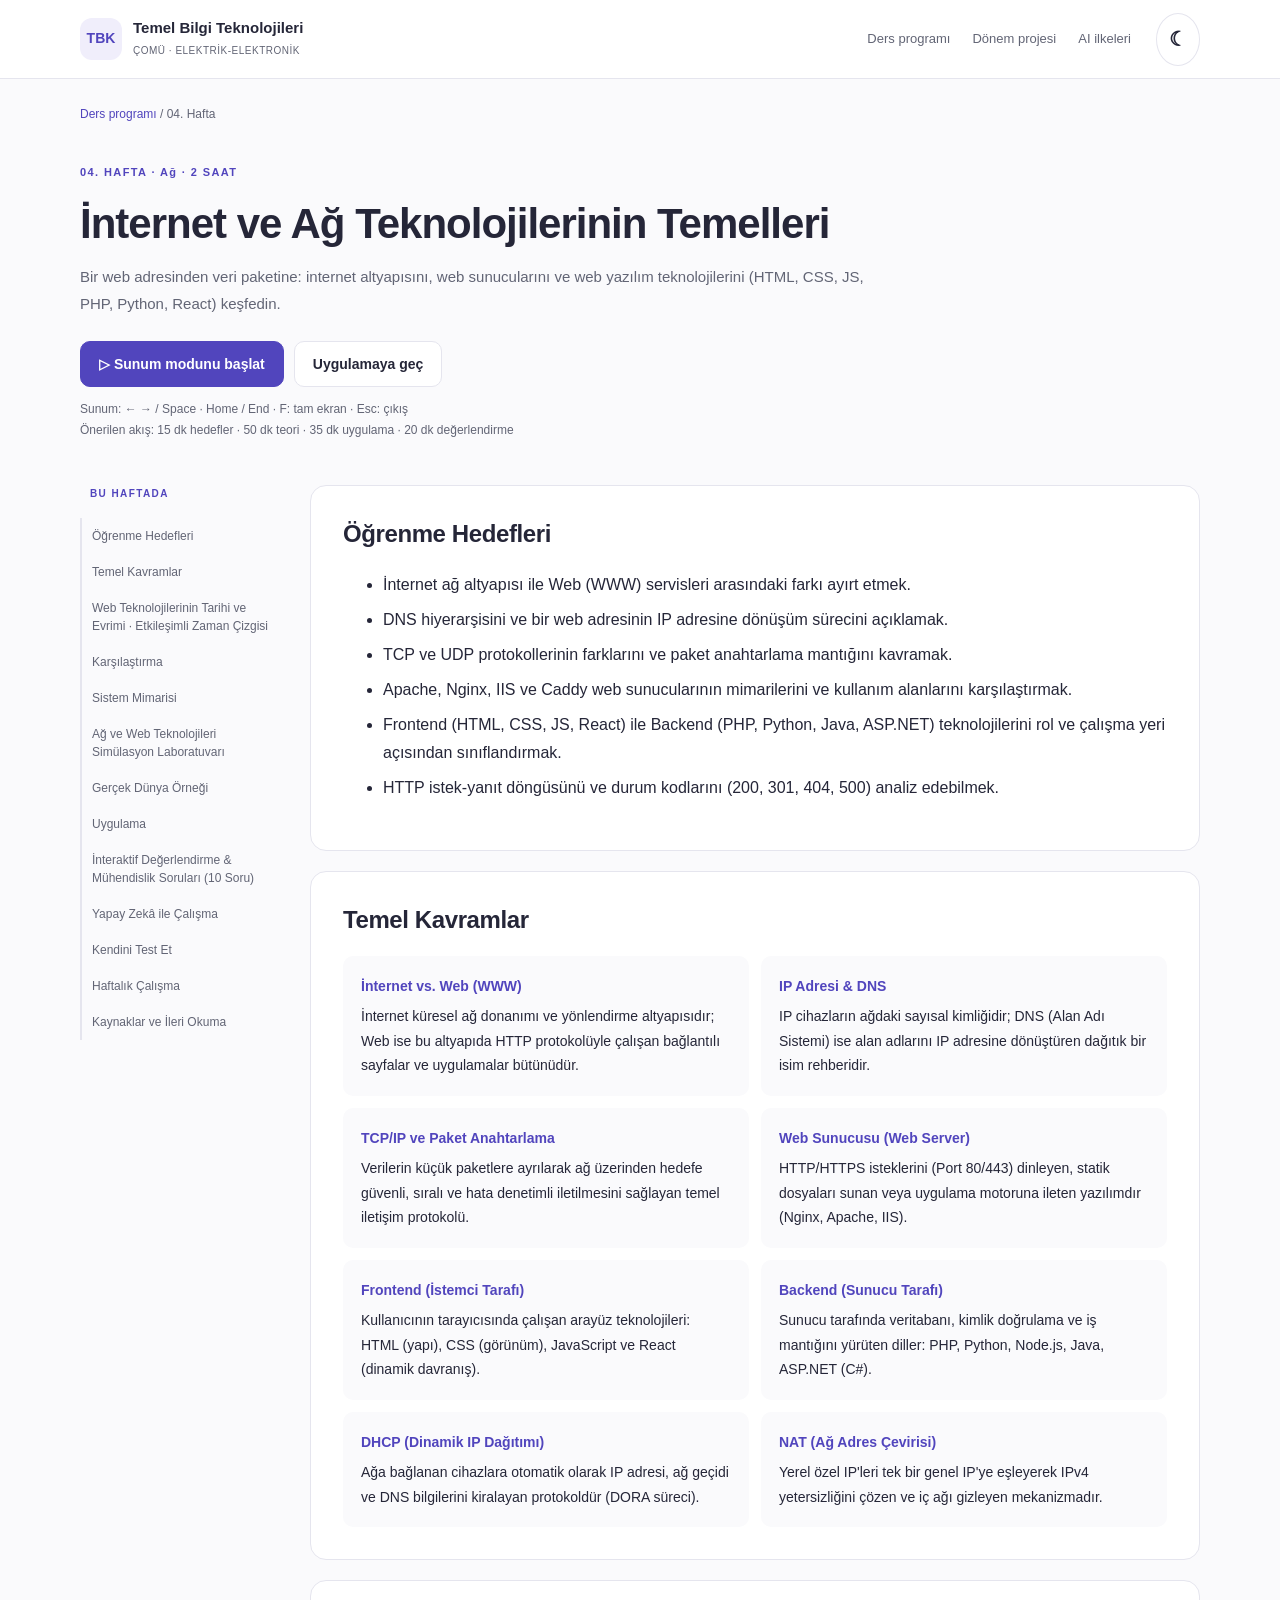
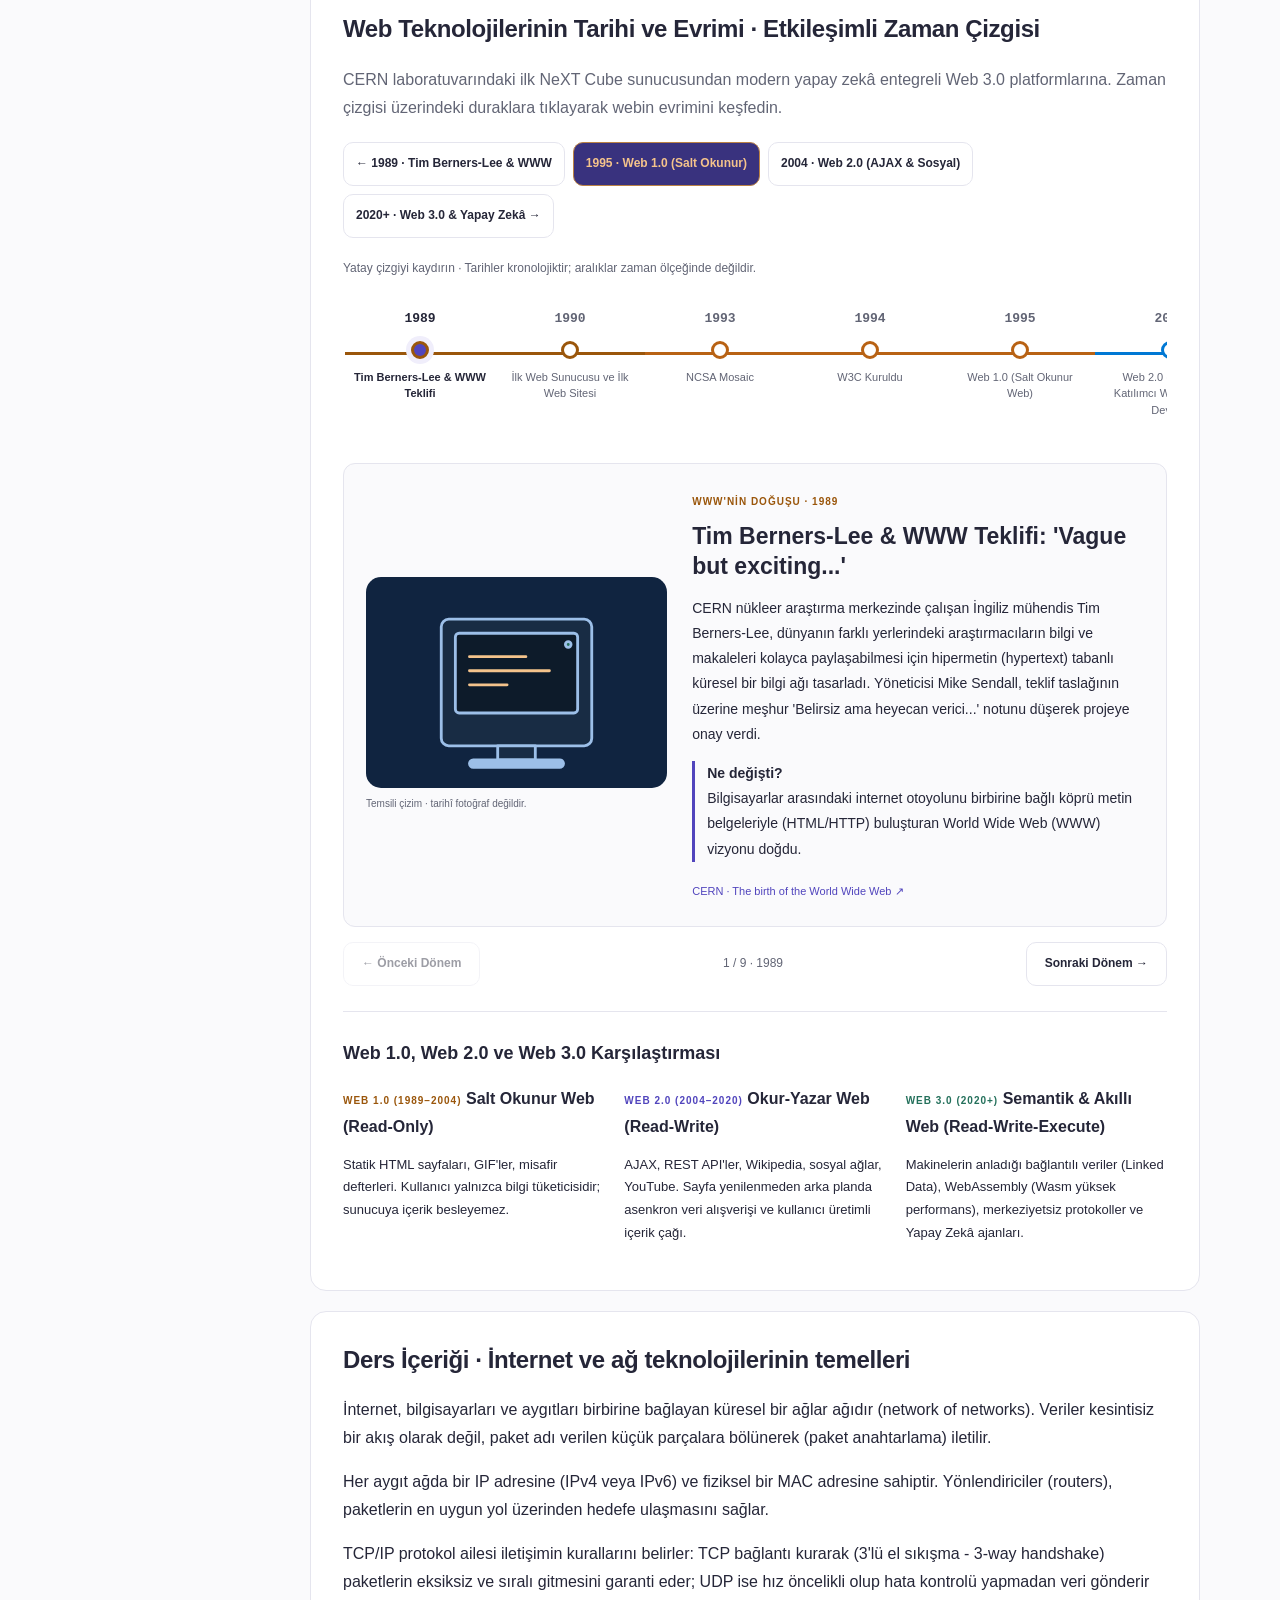
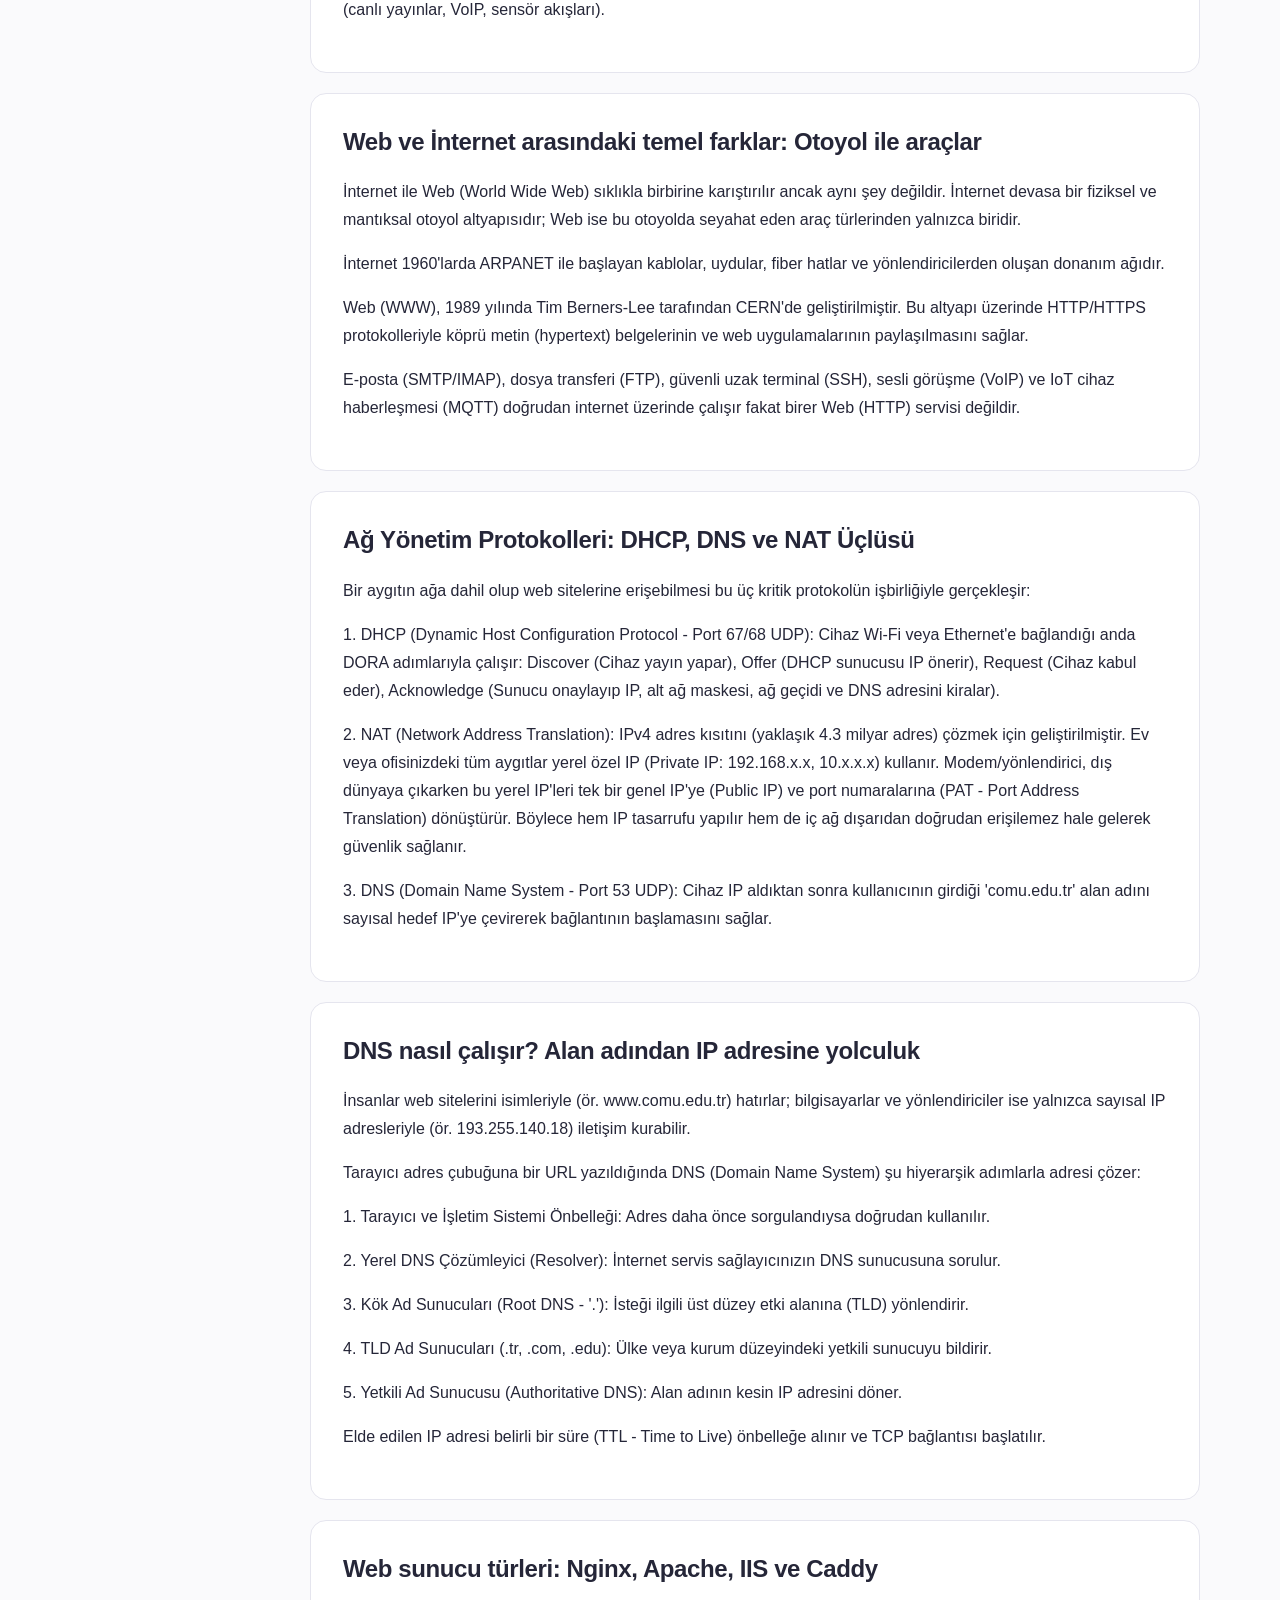
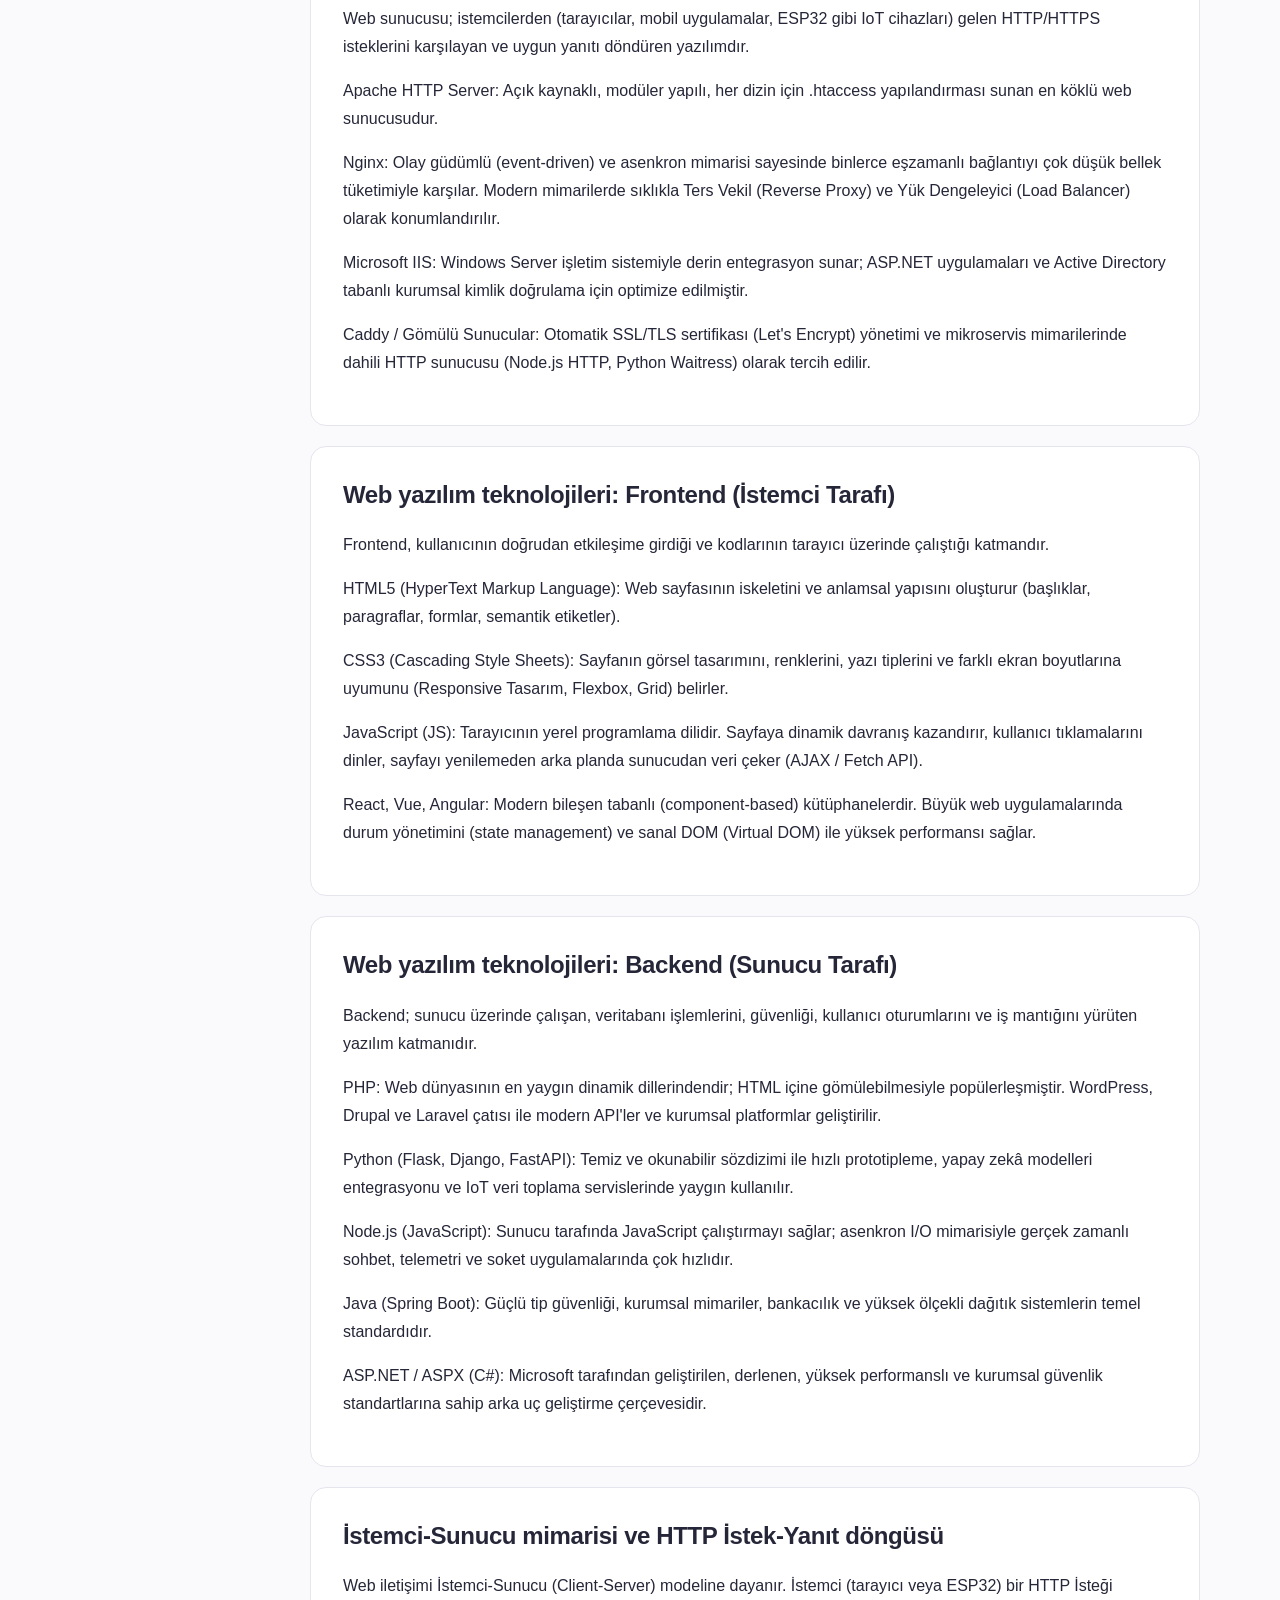
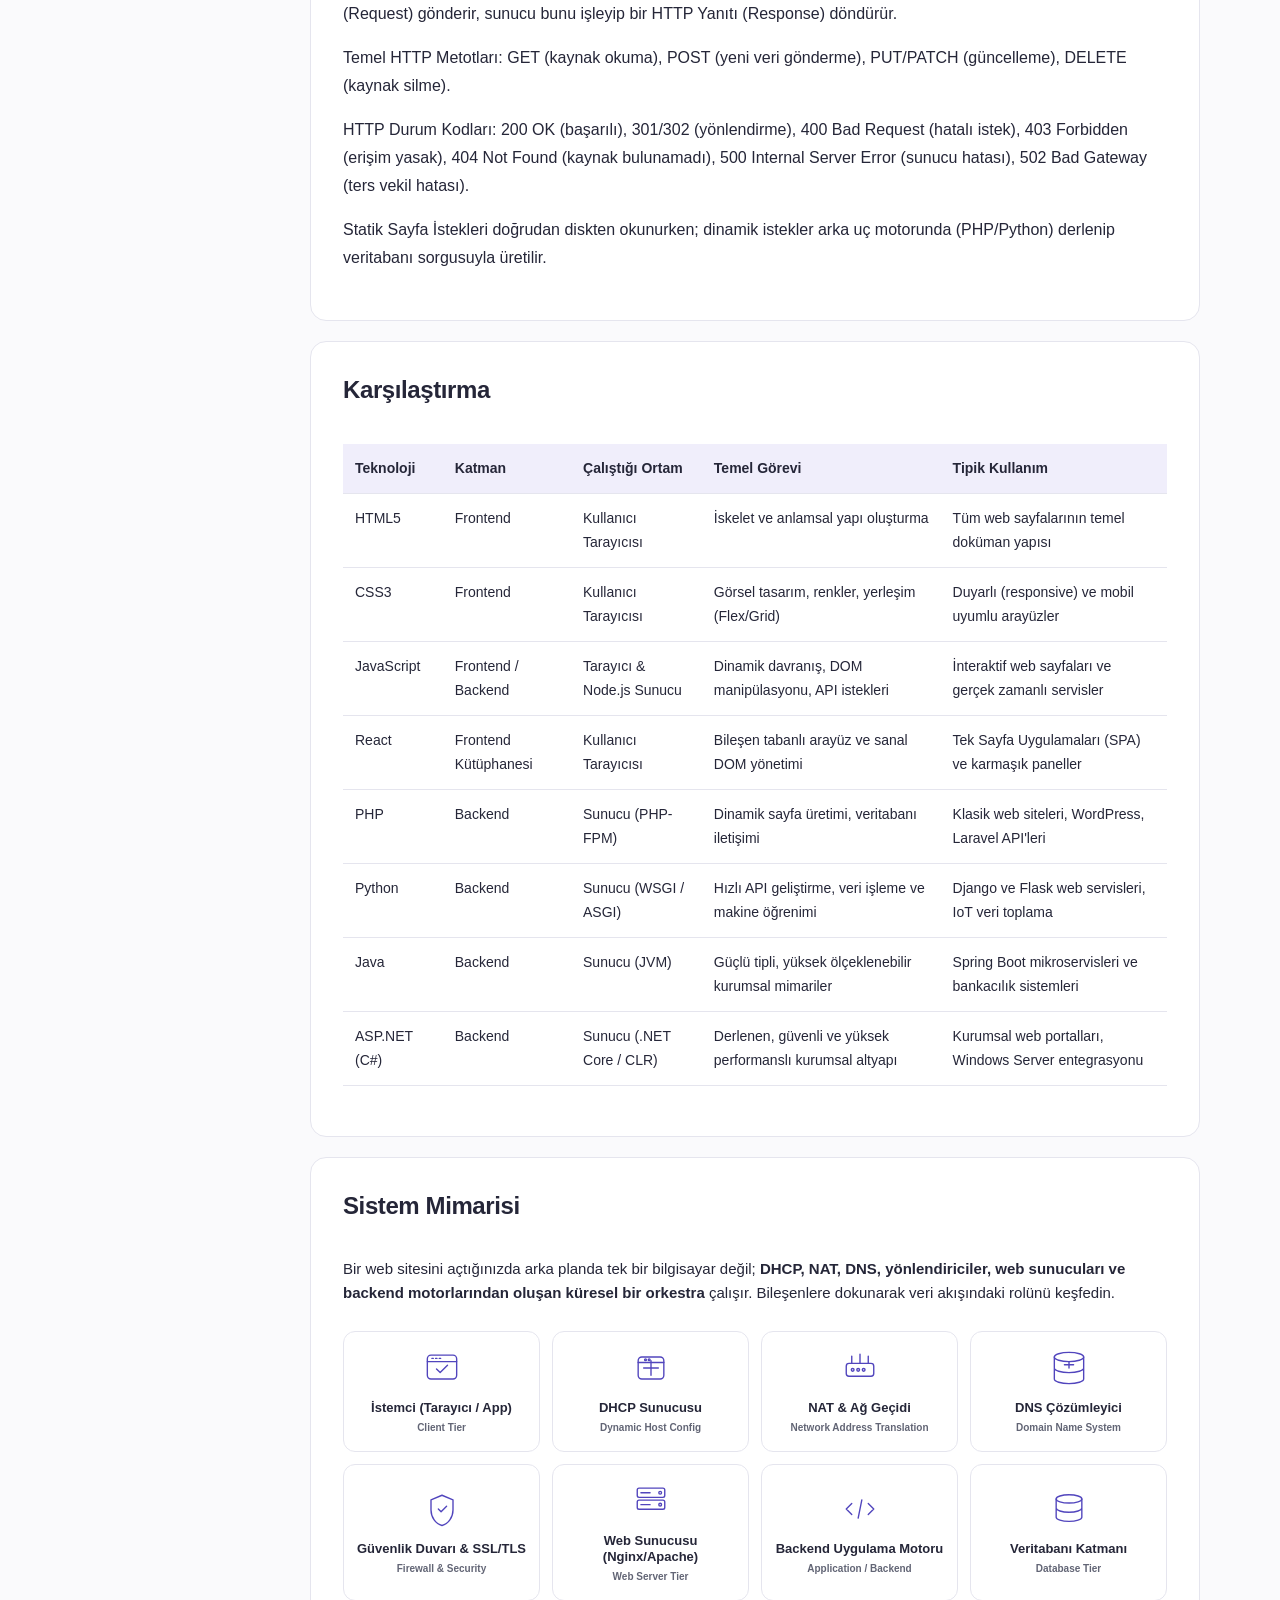
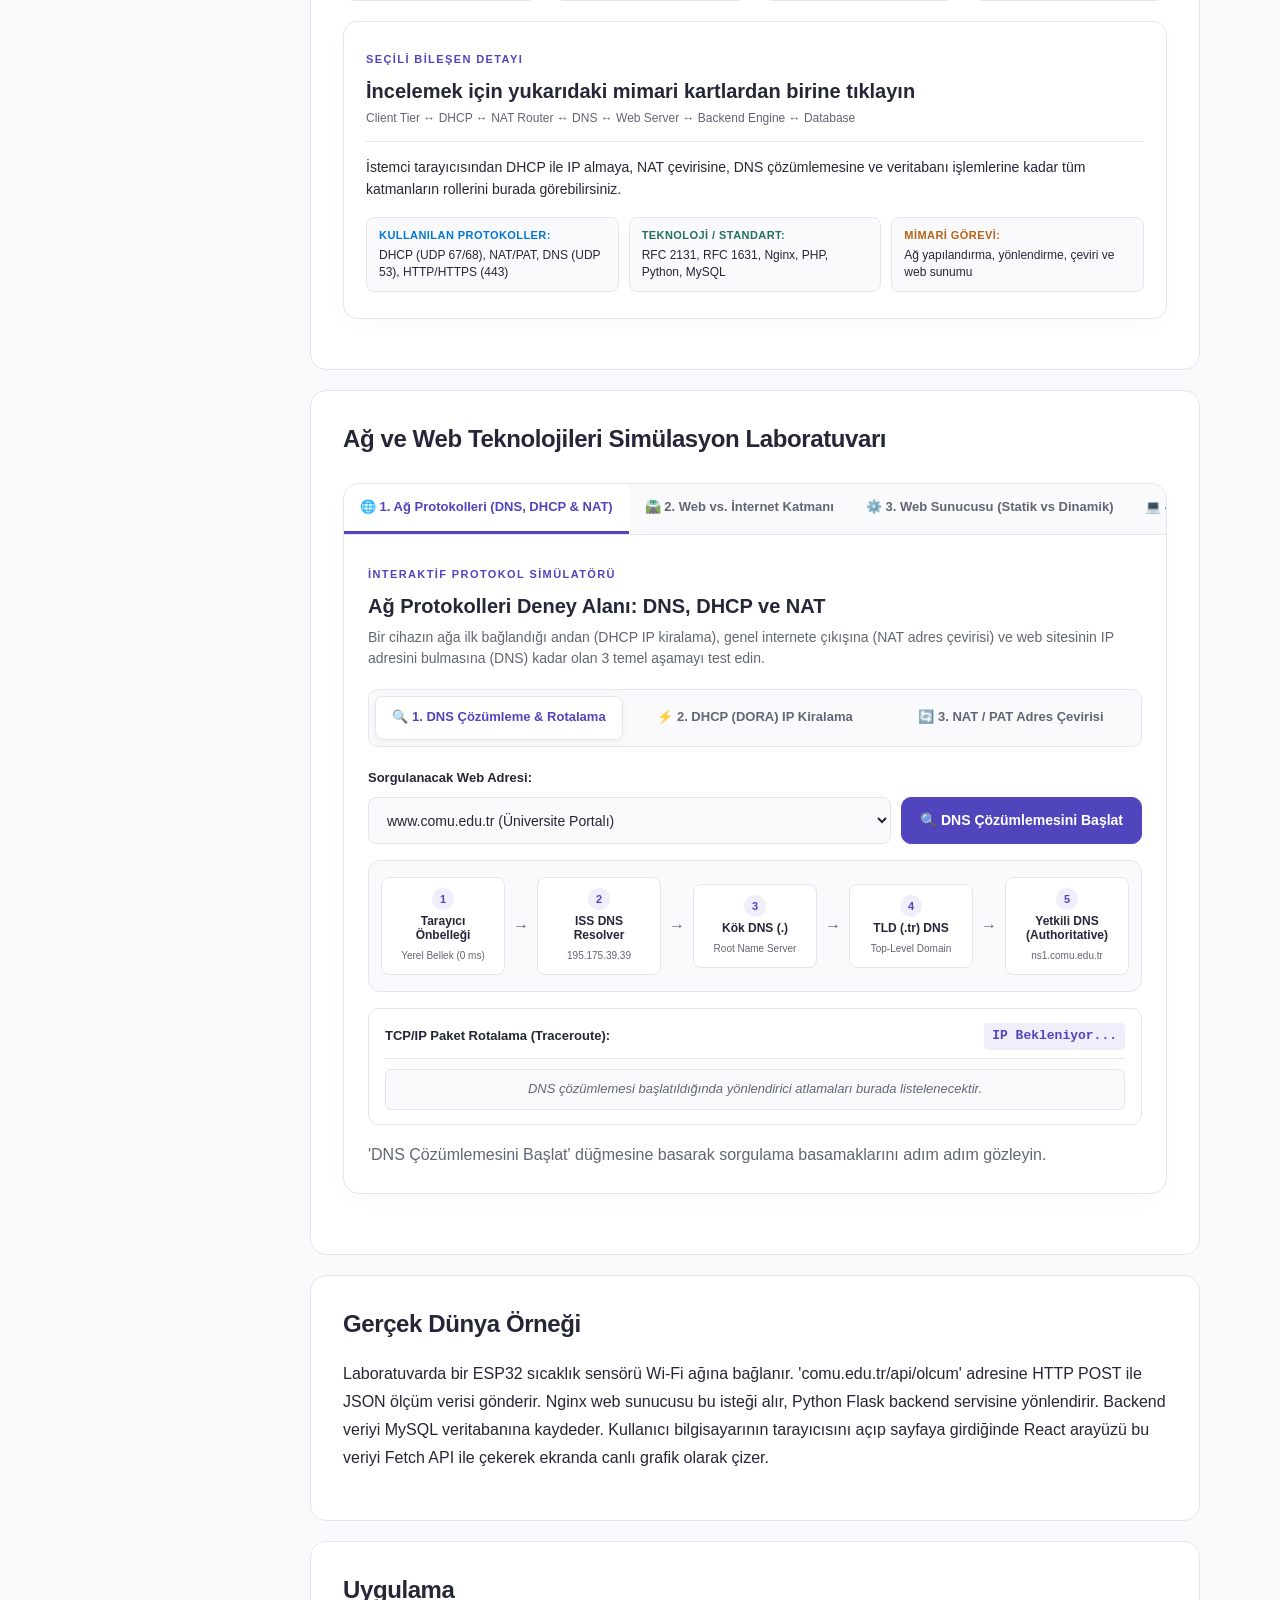
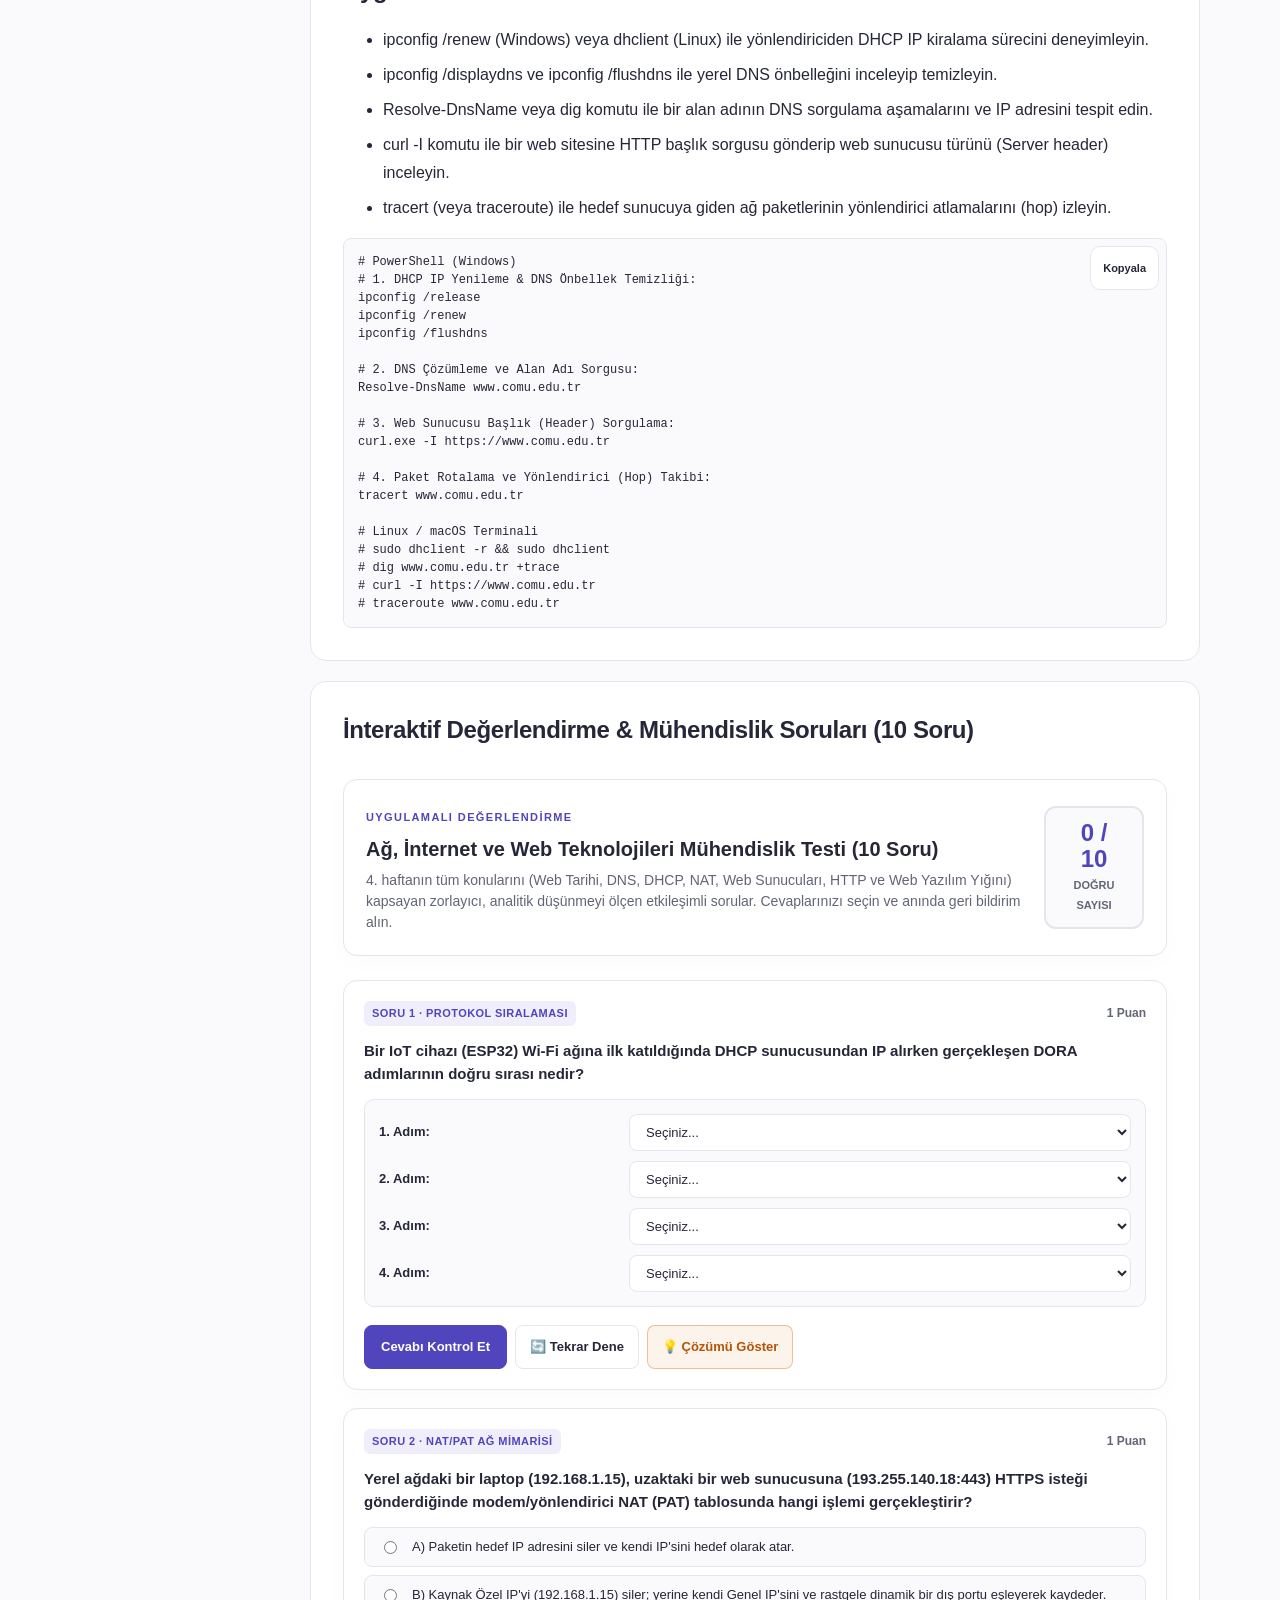
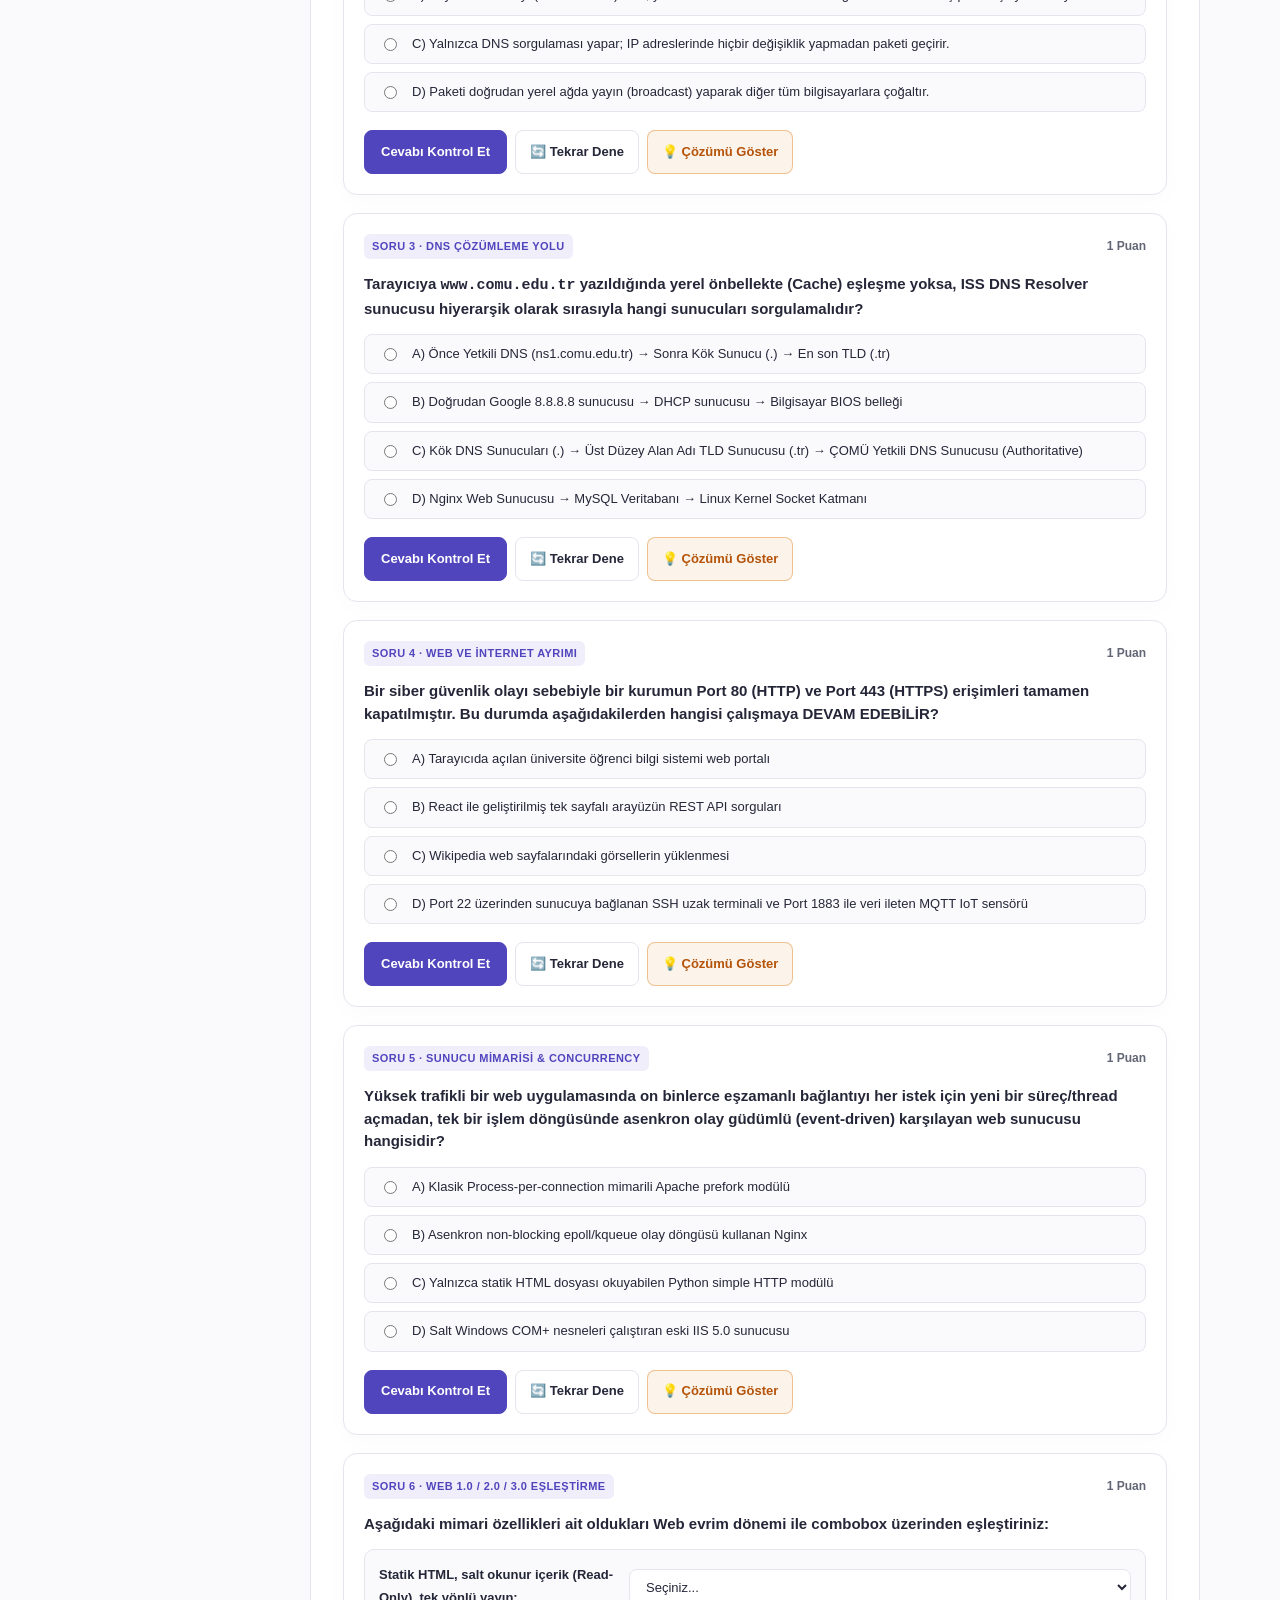
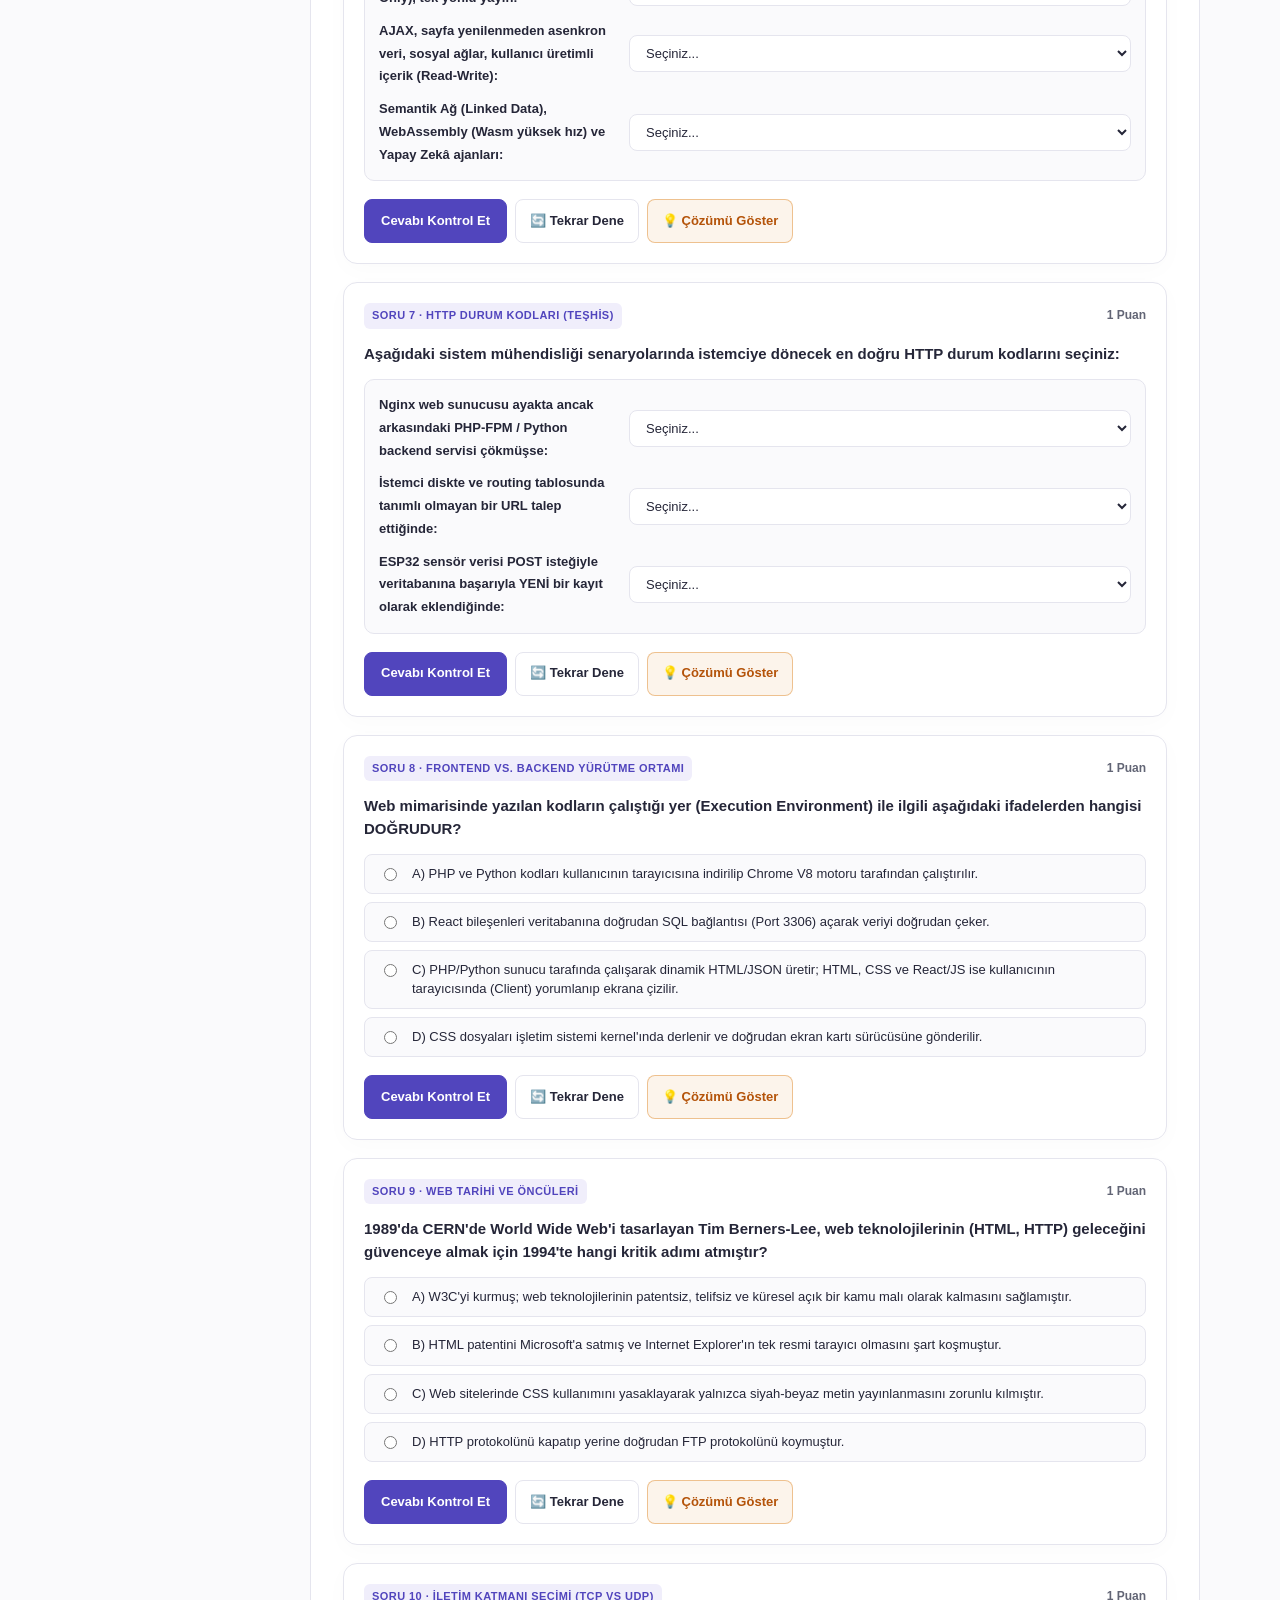
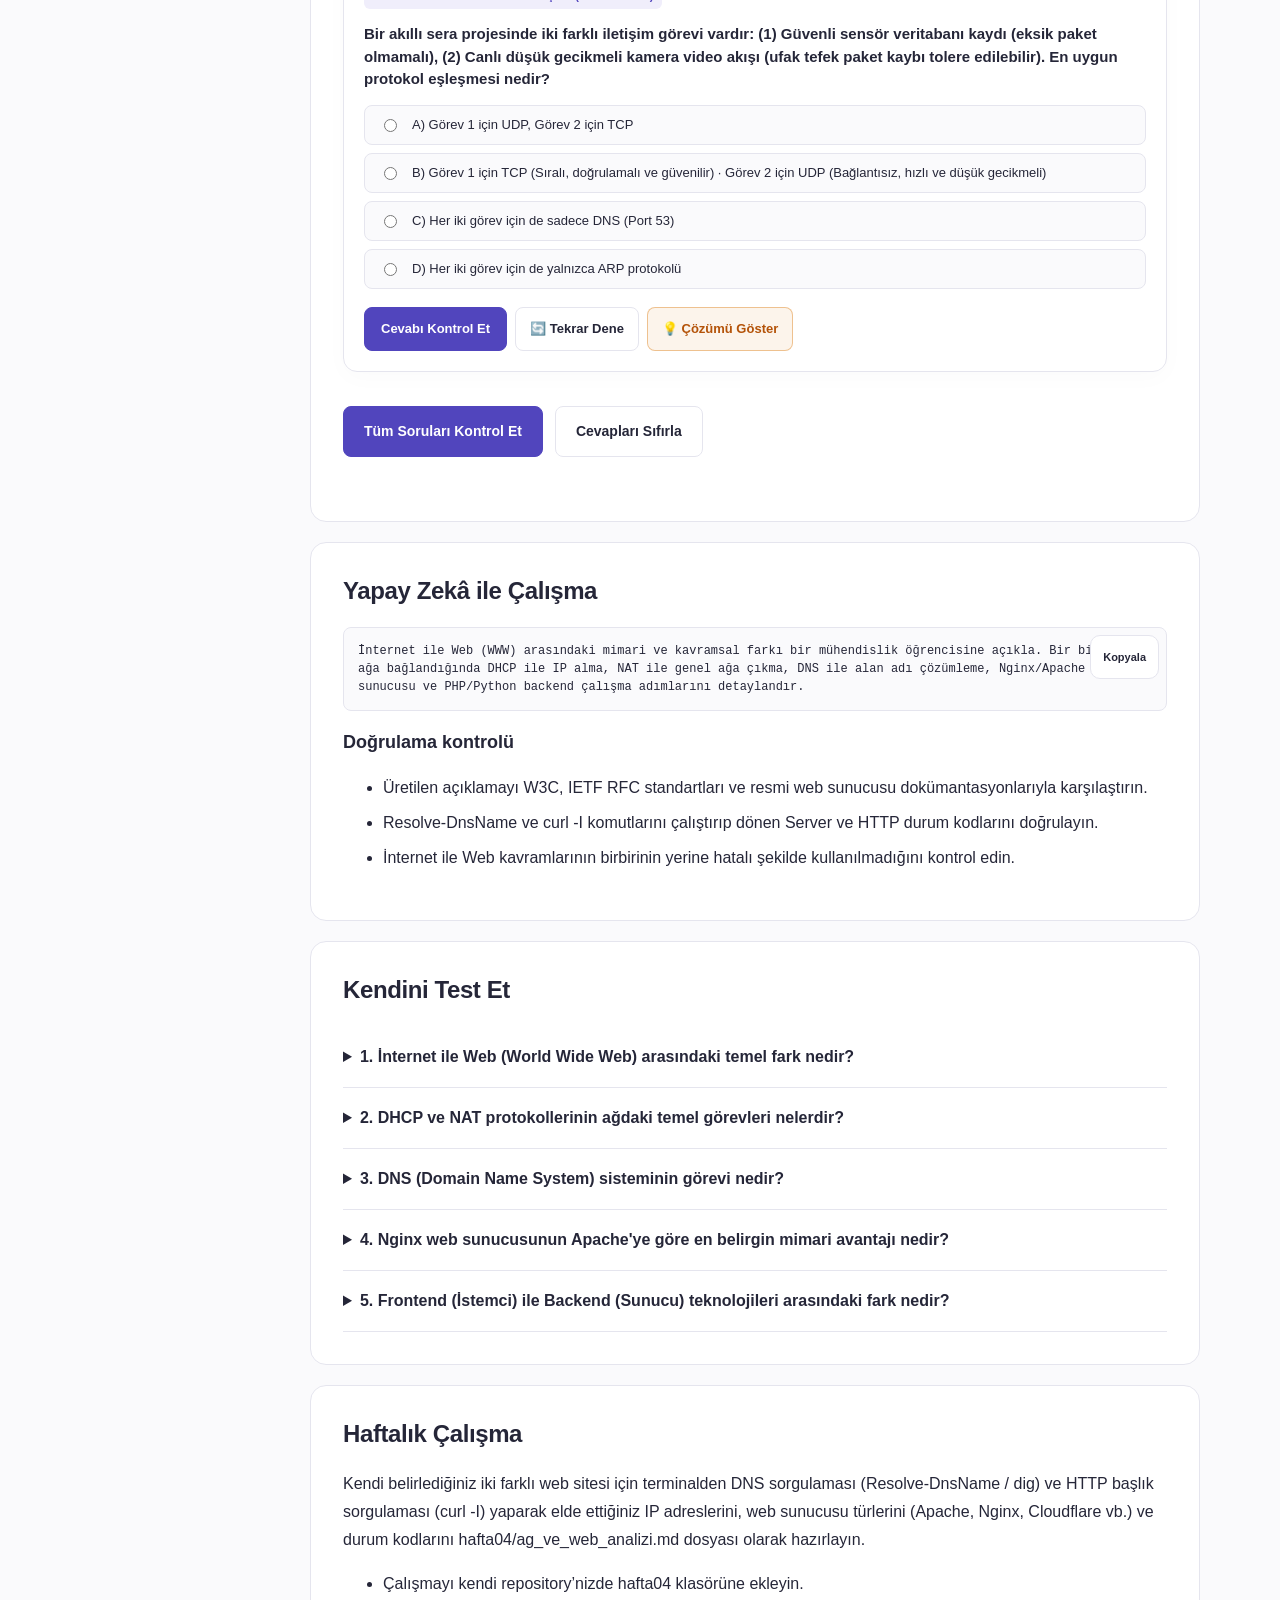
<file: weeks/week04.html>
<!doctype html><html lang="tr"><head><meta charset="utf-8"><meta name="viewport" content="width=device-width, initial-scale=1"><title>İnternet ve Ağ Teknolojilerinin Temelleri | TBK · ÇOMÜ</title><meta name="description" content="Bir web adresinden veri paketine: internet altyapısını, web sunucularını ve web yazılım teknolojilerini (HTML, CSS, JS, PHP, Python, React) keşfedin."><meta property="og:title" content="İnternet ve Ağ Teknolojilerinin Temelleri"><meta property="og:description" content="Bir web adresinden veri paketine: internet altyapısını, web sunucularını ve web yazılım teknolojilerini (HTML, CSS, JS, PHP, Python, React) keşfedin."><meta property="og:type" content="website"><meta property="og:locale" content="tr_TR"><meta name="theme-color" content="#fafafc"><link rel="icon" href="../assets/icons/favicon.svg" type="image/svg+xml"><script src="../js/theme.js"></script><link rel="stylesheet" href="../css/style.css"><link rel="stylesheet" href="../css/presentation.css"><link rel="stylesheet" href="../css/responsive.css"><script defer src="../js/main.js"></script><script defer src="../js/presentation.js"></script><script defer src="../js/demos.js"></script><link rel="stylesheet" href="../css/history.css"><link rel="stylesheet" href="../css/network-lab.css"><script defer src="../js/web-history.js"></script><script defer src="../js/network-lab.js"></script></head><body data-week="4"><a class="skip" href="#main">İçeriğe geç</a><header class="topbar"><nav class="nav-inner" aria-label="Ana navigasyon"><a class="brand" href="../index.html"><span class="brand-mark" aria-hidden="true">TBK</span><span><strong>Temel Bilgi Teknolojileri</strong><small>ÇOMÜ · ELEKTRİK-ELEKTRONİK</small></span></a><button class="menu-toggle" type="button" aria-expanded="false" aria-controls="primary-links" hidden>Menü <span aria-hidden="true">☰</span></button><div class="nav-links" id="primary-links"><a href="../index.html#program">Ders programı</a><a href="../index.html#proje">Dönem projesi</a><a href="../index.html#ai">AI ilkeleri</a></div><button class="theme-toggle" type="button" aria-label="Temayı değiştir">☾</button></nav></header><main id="main" class="container"><div class="breadcrumb"><a href="../index.html#program">Ders programı</a> / 04. Hafta</div><header class="lesson-header"><span class="eyebrow">04. HAFTA · Ağ · 2 SAAT</span><h1>İnternet ve Ağ Teknolojilerinin Temelleri</h1><p>Bir web adresinden veri paketine: internet altyapısını, web sunucularını ve web yazılım teknolojilerini (HTML, CSS, JS, PHP, Python, React) keşfedin.</p><div class="actions"><button class="primary" id="start-presentation">▷ Sunum modunu başlat</button><a class="button" href="#uygulama">Uygulamaya geç</a></div><p class="muted">Sunum: ← → / Space · Home / End · F: tam ekran · Esc: çıkış<br>Önerilen akış: 15 dk hedefler · 50 dk teori · 35 dk uygulama · 20 dk değerlendirme</p></header><div class="lesson-layout"><aside class="toc"><details class="toc-disclosure" open><summary>Bu haftanın içindekileri</summary><span class="eyebrow">BU HAFTADA</span><nav aria-label="Ders içindekiler"><a href="#hedefler">Öğrenme Hedefleri</a><a href="#kavramlar">Temel Kavramlar</a><a href="#web-tarihi">Web Teknolojilerinin Tarihi ve Evrimi · Etkileşimli Zaman Çizgisi</a><a href="#karsilastirma">Karşılaştırma</a><a href="#mimari">Sistem Mimarisi</a><a href="#simulasyon-lab">Ağ ve Web Teknolojileri Simülasyon Laboratuvarı</a><a href="#ornek">Gerçek Dünya Örneği</a><a href="#uygulama">Uygulama</a><a href="#etkilesimli-degerlendirme">İnteraktif Değerlendirme & Mühendislik Soruları (10 Soru)</a><a href="#ai-calisma">Yapay Zekâ ile Çalışma</a><a href="#test">Kendini Test Et</a><a href="#gorev">Haftalık Çalışma</a><a href="#kaynaklar">Kaynaklar ve İleri Okuma</a></nav></details></aside><article aria-label="Haftalık ders içeriği"><section class="lesson-section" id="hedefler" aria-labelledby="hedefler-title"><h2 id="hedefler-title">Öğrenme Hedefleri</h2><ul><li>İnternet ağ altyapısı ile Web (WWW) servisleri arasındaki farkı ayırt etmek.</li><li>DNS hiyerarşisini ve bir web adresinin IP adresine dönüşüm sürecini açıklamak.</li><li>TCP ve UDP protokollerinin farklarını ve paket anahtarlama mantığını kavramak.</li><li>Apache, Nginx, IIS ve Caddy web sunucularının mimarilerini ve kullanım alanlarını karşılaştırmak.</li><li>Frontend (HTML, CSS, JS, React) ile Backend (PHP, Python, Java, ASP.NET) teknolojilerini rol ve çalışma yeri açısından sınıflandırmak.</li><li>HTTP istek-yanıt döngüsünü ve durum kodlarını (200, 301, 404, 500) analiz edebilmek.</li></ul></section><section class="lesson-section" id="kavramlar" aria-labelledby="kavramlar-title"><h2 id="kavramlar-title">Temel Kavramlar</h2><div class="concepts"><div class="concept"><strong>İnternet vs. Web (WWW)</strong>İnternet küresel ağ donanımı ve yönlendirme altyapısıdır; Web ise bu altyapıda HTTP protokolüyle çalışan bağlantılı sayfalar ve uygulamalar bütünüdür.</div><div class="concept"><strong>IP Adresi &amp; DNS</strong>IP cihazların ağdaki sayısal kimliğidir; DNS (Alan Adı Sistemi) ise alan adlarını IP adresine dönüştüren dağıtık bir isim rehberidir.</div><div class="concept"><strong>TCP/IP ve Paket Anahtarlama</strong>Verilerin küçük paketlere ayrılarak ağ üzerinden hedefe güvenli, sıralı ve hata denetimli iletilmesini sağlayan temel iletişim protokolü.</div><div class="concept"><strong>Web Sunucusu (Web Server)</strong>HTTP/HTTPS isteklerini (Port 80/443) dinleyen, statik dosyaları sunan veya uygulama motoruna ileten yazılımdır (Nginx, Apache, IIS).</div><div class="concept"><strong>Frontend (İstemci Tarafı)</strong>Kullanıcının tarayıcısında çalışan arayüz teknolojileri: HTML (yapı), CSS (görünüm), JavaScript ve React (dinamik davranış).</div><div class="concept"><strong>Backend (Sunucu Tarafı)</strong>Sunucu tarafında veritabanı, kimlik doğrulama ve iş mantığını yürüten diller: PHP, Python, Node.js, Java, ASP.NET (C#).</div><div class="concept"><strong>DHCP (Dinamik IP Dağıtımı)</strong>Ağa bağlanan cihazlara otomatik olarak IP adresi, ağ geçidi ve DNS bilgilerini kiralayan protokoldür (DORA süreci).</div><div class="concept"><strong>NAT (Ağ Adres Çevirisi)</strong>Yerel özel IP&#x27;leri tek bir genel IP&#x27;ye eşleyerek IPv4 yetersizliğini çözen ve iç ağı gizleyen mekanizmadır.</div></div></section><section class="lesson-section" id="web-tarihi" aria-labelledby="web-tarihi-title"><h2 id="web-tarihi-title">Web Teknolojilerinin Tarihi ve Evrimi · Etkileşimli Zaman Çizgisi</h2><div class="history web-history" data-web-history>
      <p class="history-intro">CERN laboratuvarındaki ilk NeXT Cube sunucusundan modern yapay zekâ entegreli Web 3.0 platformlarına. Zaman çizgisi üzerindeki duraklara tıklayarak webin evrimini keşfedin.</p>
      
      <div class="history-jumps" hidden>
        <button type="button" data-web-jump="0">← 1989 · Tim Berners-Lee & WWW</button>
        <button type="button" data-web-jump="4" class="history-revolution">1995 · Web 1.0 (Salt Okunur)</button>
        <button type="button" data-web-jump="5">2004 · Web 2.0 (AJAX & Sosyal)</button>
        <button type="button" data-web-jump="8">2020+ · Web 3.0 & Yapay Zekâ →</button>
      </div>

      <p class="history-hint">Yatay çizgiyi kaydırın · Tarihler kronolojiktir; aralıklar zaman ölçeğinde değildir.</p>
      <nav class="history-rail" aria-label="Web teknolojileri tarihi dönüm noktaları">
        <ol><li class="history-stop origin">
          <a id="web-history-link-0" href="#web-history-event-0" class="history-link">
            <span class="history-year">1989</span>
            <span class="history-dot" aria-hidden="true"></span>
            <span class="history-name">Tim Berners-Lee &amp; WWW Teklifi</span>
          </a>
        </li><li class="history-stop origin">
          <a id="web-history-link-1" href="#web-history-event-1" class="history-link">
            <span class="history-year">1990</span>
            <span class="history-dot" aria-hidden="true"></span>
            <span class="history-name">İlk Web Sunucusu ve İlk Web Sitesi</span>
          </a>
        </li><li class="history-stop web1">
          <a id="web-history-link-2" href="#web-history-event-2" class="history-link">
            <span class="history-year">1993</span>
            <span class="history-dot" aria-hidden="true"></span>
            <span class="history-name">NCSA Mosaic</span>
          </a>
        </li><li class="history-stop web1">
          <a id="web-history-link-3" href="#web-history-event-3" class="history-link">
            <span class="history-year">1994</span>
            <span class="history-dot" aria-hidden="true"></span>
            <span class="history-name">W3C Kuruldu</span>
          </a>
        </li><li class="history-stop web1">
          <a id="web-history-link-4" href="#web-history-event-4" class="history-link">
            <span class="history-year">1995</span>
            <span class="history-dot" aria-hidden="true"></span>
            <span class="history-name">Web 1.0 (Salt Okunur Web)</span>
          </a>
        </li><li class="history-stop web2">
          <a id="web-history-link-5" href="#web-history-event-5" class="history-link">
            <span class="history-year">2004</span>
            <span class="history-dot" aria-hidden="true"></span>
            <span class="history-name">Web 2.0 (Sosyal ve Katılımcı Web) &amp; AJAX Devrimi</span>
          </a>
        </li><li class="history-stop modern">
          <a id="web-history-link-6" href="#web-history-event-6" class="history-link">
            <span class="history-year">2010</span>
            <span class="history-dot" aria-hidden="true"></span>
            <span class="history-name">Mobil Web, HTML5 Standartları ve Node.js</span>
          </a>
        </li><li class="history-stop modern">
          <a id="web-history-link-7" href="#web-history-event-7" class="history-link">
            <span class="history-year">2013</span>
            <span class="history-dot" aria-hidden="true"></span>
            <span class="history-name">React ve SPA (Tek Sayfa Uygulamaları) Çağı</span>
          </a>
        </li><li class="history-stop future">
          <a id="web-history-link-8" href="#web-history-event-8" class="history-link">
            <span class="history-year">2020+</span>
            <span class="history-dot" aria-hidden="true"></span>
            <span class="history-name">Web 3.0</span>
          </a>
        </li></ol>
      </nav>

      <div class="history-panels">
        <article class="history-event origin" id="web-history-event-0" aria-labelledby="web-history-heading-0">
          <figure>
            <img src="../assets/images/web_history/nextcube.svg" width="320" height="225" alt="Tim Berners-Lee &amp; WWW Teklifi: &#x27;Vague but exciting...&#x27; için temsili çizim">
            <figcaption>Temsili çizim · tarihî fotoğraf değildir.</figcaption>
          </figure>
          <div>
            <span class="history-era">WWW'NİN DOĞUŞU · 1989</span>
            <h3 id="web-history-heading-0">Tim Berners-Lee &amp; WWW Teklifi: &#x27;Vague but exciting...&#x27;</h3>
            <p>CERN nükleer araştırma merkezinde çalışan İngiliz mühendis Tim Berners-Lee, dünyanın farklı yerlerindeki araştırmacıların bilgi ve makaleleri kolayca paylaşabilmesi için hipermetin (hypertext) tabanlı küresel bir bilgi ağı tasarladı. Yöneticisi Mike Sendall, teklif taslağının üzerine meşhur &#x27;Belirsiz ama heyecan verici...&#x27; notunu düşerek projeye onay verdi.</p>
            <p class="history-impact"><strong>Ne değişti?</strong> Bilgisayarlar arasındaki internet otoyolunu birbirine bağlı köprü metin belgeleriyle (HTML/HTTP) buluşturan World Wide Web (WWW) vizyonu doğdu.</p>
            <a class="history-source" href="https://home.cern/science/computing/birth-web">CERN · The birth of the World Wide Web ↗</a>
          </div>
        </article><article class="history-event origin" id="web-history-event-1" aria-labelledby="web-history-heading-1">
          <figure>
            <img src="../assets/images/web_history/firstweb.svg" width="320" height="225" alt="İlk Web Sunucusu ve İlk Web Sitesi: info.cern.ch için temsili çizim">
            <figcaption>Temsili çizim · tarihî fotoğraf değildir.</figcaption>
          </figure>
          <div>
            <span class="history-era">WWW'NİN DOĞUŞU · 1990</span>
            <h3 id="web-history-heading-1">İlk Web Sunucusu ve İlk Web Sitesi: info.cern.ch</h3>
            <p>Tim Berners-Lee, Steve Jobs&#x27;un NeXT Cube iş istasyonu üzerinde dünyanın ilk web sunucusu yazılımını (CERN httpd) ve ilk web tarayıcısı/editörünü (WorldWideWeb) kodladı. 1991&#x27;de &#x27;http://info.cern.ch&#x27; adresinde ilk web sayfası yayımlandı. Sunucu kasasının üzerine elle &#x27;Bu makine bir sunucudur, kapatmayın!&#x27; yazısı yapıştırılmıştı.</p>
            <p class="history-impact"><strong>Ne değişti?</strong> Dünyanın ilk çalışan web sitesi hayata geçti; HTML sözdizimi, HTTP protokolü ve URL adresleme standardı ilk kez test edildi.</p>
            <a class="history-source" href="https://www.w3.org/History/1989/Proposal.html">CERN · First Web Server (NeXT Cube) ↗</a>
          </div>
        </article><article class="history-event web1" id="web-history-event-2" aria-labelledby="web-history-heading-2">
          <figure>
            <img src="../assets/images/web_history/browser_mosaic.svg" width="320" height="225" alt="NCSA Mosaic: Görsel Web Devrimi ve Tarayıcı Çağı için temsili çizim">
            <figcaption>Temsili çizim · tarihî fotoğraf değildir.</figcaption>
          </figure>
          <div>
            <span class="history-era">WEB 1.0 (SALT OKUNUR) · 1993</span>
            <h3 id="web-history-heading-2">NCSA Mosaic: Görsel Web Devrimi ve Tarayıcı Çağı</h3>
            <p>Marc Andreessen ve Eric Bina tarafından Illinois Üniversitesi&#x27;nde geliştirilen Mosaic tarayıcısı, metin ve grafikleri aynı sayfa içinde (inline) gösteren ilk kullanıcı dostu tarayıcı oldu. Mosaic, kısa sürede Netscape Navigator&#x27;a dönüştü ve kişisel bilgisayar sahiplerinin web ile tanışmasını sağladı.</p>
            <p class="history-impact"><strong>Ne değişti?</strong> Web yalnızca araştırmacıların siyah-beyaz terminal ekranından çıkıp genel halkın ve medyanın ilgisini çeken görsel bir ortama dönüştü.</p>
            <a class="history-source" href="https://www.ncsa.illinois.edu/">National Center for Supercomputing Applications · Mosaic ↗</a>
          </div>
        </article><article class="history-event web1" id="web-history-event-3" aria-labelledby="web-history-heading-3">
          <figure>
            <img src="../assets/images/web_history/w3c.svg" width="320" height="225" alt="W3C Kuruldu: Web&#x27;in Özgür ve Açık Standartları için temsili çizim">
            <figcaption>Temsili çizim · tarihî fotoğraf değildir.</figcaption>
          </figure>
          <div>
            <span class="history-era">WEB 1.0 (SALT OKUNUR) · 1994</span>
            <h3 id="web-history-heading-3">W3C Kuruldu: Web&#x27;in Özgür ve Açık Standartları</h3>
            <p>Tim Berners-Lee, MIT öncülüğünde World Wide Web Consortium&#x27;u (W3C) kurdu. CERN ve W3C, web teknolojilerinin (HTML, URL, HTTP) hiçbir kurum veya şirketin mülkiyetinde olmayacağını, tamamen telifsiz, açık ve ücretsiz kalacağını resmen ilan etti.</p>
            <p class="history-impact"><strong>Ne değişti?</strong> Web teknolojilerinin tekelleşmesi önlendi; herkesin eşit erişebildiği küresel ve bağımsız bir bilgi standardı inşa edildi.</p>
            <a class="history-source" href="https://www.w3.org/Consortium/">W3C · About The World Wide Web Consortium ↗</a>
          </div>
        </article><article class="history-event web1" id="web-history-event-4" aria-labelledby="web-history-heading-4">
          <figure>
            <img src="../assets/images/web_history/web1.svg" width="320" height="225" alt="Web 1.0 (Salt Okunur Web): JavaScript, PHP ve CSS Doğuyor için temsili çizim">
            <figcaption>Temsili çizim · tarihî fotoğraf değildir.</figcaption>
          </figure>
          <div>
            <span class="history-era">WEB 1.0 (SALT OKUNUR) · 1995</span>
            <h3 id="web-history-heading-4">Web 1.0 (Salt Okunur Web): JavaScript, PHP ve CSS Doğuyor</h3>
            <p>Brendan Eich, Netscape tarayıcısı için sadece 10 günde JavaScript&#x27;i (Mocha/LiveScript) geliştirdi. Rasmus Lerdorf dinamik formlar için PHP&#x27;yi yayımladı. Håkon Wium Lie öncülüğünde CSS1 standardı duyuruldu. Web 1.0 dönemi; kullanıcıların içeriği yalnızca okuduğu (Read-Only), statik HTML ve GIF&#x27;lerle bezeli sitelerin çağıydı.</p>
            <p class="history-impact"><strong>Ne değişti?</strong> Web tasarım ve programlama katmanları ayrıştı; ancak kullanıcılar henüz içerik üretemeyen pasif birer okuyucuydu.</p>
            <a class="history-source" href="https://developer.mozilla.org/en-US/docs/Web/JavaScript/About_JavaScript">MDN Web Docs · A Brief History of JavaScript ↗</a>
          </div>
        </article><article class="history-event web2" id="web-history-event-5" aria-labelledby="web-history-heading-5">
          <figure>
            <img src="../assets/images/web_history/web2.svg" width="320" height="225" alt="Web 2.0 (Sosyal ve Katılımcı Web) &amp; AJAX Devrimi için temsili çizim">
            <figcaption>Temsili çizim · tarihî fotoğraf değildir.</figcaption>
          </figure>
          <div>
            <span class="history-era">WEB 2.0 (SOSYAL & AJAX) · 2004</span>
            <h3 id="web-history-heading-5">Web 2.0 (Sosyal ve Katılımcı Web) &amp; AJAX Devrimi</h3>
            <p>Jesse James Garrett 2005&#x27;te AJAX (Asynchronous JavaScript and XML) mimarisini tanımladı: Tarayıcılar sayfayı yenilemeden arka planda sunucudan anlık veri çekebilir hale geldi. Web 2.0 ile kullanıcılar yalnızca okuyucu değil; Wikipedia, YouTube, Facebook ve bloglarda bizzat içerik üreticisi (Read-Write Web) oldu.</p>
            <p class="history-impact"><strong>Ne değişti?</strong> Web siteleri tam teşekküllü web uygulamalarına (SaaS) dönüştü; sosyal medya ve kullanıcı üretimli içerik patlaması yaşandı.</p>
            <a class="history-source" href="https://www.oreilly.com/pub/a/web2/archive/what-is-web-20.html">Tim O&#x27;Reilly · What Is Web 2.0 (2005) ↗</a>
          </div>
        </article><article class="history-event modern" id="web-history-event-6" aria-labelledby="web-history-heading-6">
          <figure>
            <img src="../assets/images/web_history/html5_node.svg" width="320" height="225" alt="Mobil Web, HTML5 Standartları ve Node.js için temsili çizim">
            <figcaption>Temsili çizim · tarihî fotoğraf değildir.</figcaption>
          </figure>
          <div>
            <span class="history-era">MODERN WEB & SPA · 2010</span>
            <h3 id="web-history-heading-6">Mobil Web, HTML5 Standartları ve Node.js</h3>
            <p>Akıllı telefonların ve mobil internetin yayılmasıyla Flash teknolojisi tarihe karıştı; W3C HTML5 (`&lt;video&gt;`, `&lt;canvas&gt;`, responsive grid) webin kalbi oldu. Ryan Dahl 2009&#x27;da Node.js&#x27;i duyurarak JavaScript&#x27;i tarayıcı tekelinden çıkarıp sunucuda asenkron çalışan güçlü bir backend diline dönüştürdü.</p>
            <p class="history-impact"><strong>Ne değişti?</strong> Mobil ve masaüstü web birleşti; JavaScript hem istemcide (frontend) hem de sunucuda (backend) çalışan evrensel dil haline geldi.</p>
            <a class="history-source" href="https://www.w3.org/TR/html5/">W3C · HTML5 Recommendation &amp; Open Web Platform ↗</a>
          </div>
        </article><article class="history-event modern" id="web-history-event-7" aria-labelledby="web-history-heading-7">
          <figure>
            <img src="../assets/images/web_history/react_spa.svg" width="320" height="225" alt="React ve SPA (Tek Sayfa Uygulamaları) Çağı için temsili çizim">
            <figcaption>Temsili çizim · tarihî fotoğraf değildir.</figcaption>
          </figure>
          <div>
            <span class="history-era">MODERN WEB & SPA · 2013</span>
            <h3 id="web-history-heading-7">React ve SPA (Tek Sayfa Uygulamaları) Çağı</h3>
            <p>Facebook (Meta), Jordan Walke öncülüğünde geliştirdiği React kütüphanesini açık kaynak olarak yayımladı. Sanal DOM (Virtual DOM) ve bileşen tabanlı (component-driven) mimari sayesinde sayfalar hiçbir zaman yeniden yüklenmeden saniyeler içinde güncellenen zengin arayüzlere (SPA) kavuştu.</p>
            <p class="history-impact"><strong>Ne değişti?</strong> Geleneksel sayfa yenileme döngüsü sona erdi; modern web arayüzleri masaüstü uygulama akıcılığına ve mikroservis entegrasyonlarına ulaştı.</p>
            <a class="history-source" href="https://react.dev/">React Documentation · Meta Open Source ↗</a>
          </div>
        </article><article class="history-event future" id="web-history-event-8" aria-labelledby="web-history-heading-8">
          <figure>
            <img src="../assets/images/web_history/web3_ai.svg" width="320" height="225" alt="Web 3.0: Semantik Ağ, WebAssembly ve Yapay Zekâ için temsili çizim">
            <figcaption>Temsili çizim · tarihî fotoğraf değildir.</figcaption>
          </figure>
          <div>
            <span class="history-era">WEB 3.0 & YAPAY ZEKÂ · 2020+</span>
            <h3 id="web-history-heading-8">Web 3.0: Semantik Ağ, WebAssembly ve Yapay Zekâ</h3>
            <p>Tim Berners-Lee&#x27;nin ilk günden beri hayal ettiği &#x27;Semantik Web&#x27; (makinelerin verinin anlamını kavradığı bağlantılı veri ağı - RDF/Linked Data), WebAssembly (Wasm ile tarayıcıda C++/Rust performansı), merkeziyetsiz veri sahipliği ve Üretken Yapay Zekâ (LLM) servisleriyle birleşti.</p>
            <p class="history-impact"><strong>Ne değişti?</strong> Web; insanlara belge sunan bir depodan, kullanıcı adına düşünen, sorgulayan ve analiz eden akıllı otonom sistemler platformuna evrildi.</p>
            <a class="history-source" href="https://www.w3.org/standards/semanticweb/">W3C · Semantic Web &amp; WebAssembly Standards ↗</a>
          </div>
        </article>
      </div>

      <div class="history-controls" hidden>
        <button type="button" data-web-prev>← Önceki Dönem</button>
        <output data-web-status aria-live="polite" aria-atomic="true"></output>
        <button type="button" data-web-next>Sonraki Dönem →</button>
      </div>

      <div class="history-comparison">
        <h3>Web 1.0, Web 2.0 ve Web 3.0 Karşılaştırması</h3>
        <div class="history-compare-grid" style="grid-template-columns: repeat(3, 1fr);">
          <div>
            <span class="history-era" style="color:var(--history-warm)">WEB 1.0 (1989–2004)</span>
            <strong>Salt Okunur Web (Read-Only)</strong>
            <p>Statik HTML sayfaları, GIF'ler, misafir defterleri. Kullanıcı yalnızca bilgi tüketicisidir; sunucuya içerik besleyemez.</p>
          </div>
          <div>
            <span class="history-era" style="color:var(--accent)">WEB 2.0 (2004–2020)</span>
            <strong>Okur-Yazar Web (Read-Write)</strong>
            <p>AJAX, REST API'ler, Wikipedia, sosyal ağlar, YouTube. Sayfa yenilenmeden arka planda asenkron veri alışverişi ve kullanıcı üretimli içerik çağı.</p>
          </div>
          <div>
            <span class="history-era" style="color:#24705b">WEB 3.0 (2020+)</span>
            <strong>Semantik & Akıllı Web (Read-Write-Execute)</strong>
            <p>Makinelerin anladığı bağlantılı veriler (Linked Data), WebAssembly (Wasm yüksek performans), merkeziyetsiz protokoller ve Yapay Zekâ ajanları.</p>
          </div>
        </div>
      </div>
    </div></section><section class="lesson-section" id="konu-1" aria-labelledby="konu-1-title"><h2 id="konu-1-title">Ders İçeriği · İnternet ve ağ teknolojilerinin temelleri</h2><p>İnternet, bilgisayarları ve aygıtları birbirine bağlayan küresel bir ağlar ağıdır (network of networks). Veriler kesintisiz bir akış olarak değil, paket adı verilen küçük parçalara bölünerek (paket anahtarlama) iletilir.</p><p>Her aygıt ağda bir IP adresine (IPv4 veya IPv6) ve fiziksel bir MAC adresine sahiptir. Yönlendiriciler (routers), paketlerin en uygun yol üzerinden hedefe ulaşmasını sağlar.</p><p>TCP/IP protokol ailesi iletişimin kurallarını belirler: TCP bağlantı kurarak (3&#x27;lü el sıkışma - 3-way handshake) paketlerin eksiksiz ve sıralı gitmesini garanti eder; UDP ise hız öncelikli olup hata kontrolü yapmadan veri gönderir (canlı yayınlar, VoIP, sensör akışları).</p></section><section class="lesson-section" id="konu-2" aria-labelledby="konu-2-title"><h2 id="konu-2-title">Web ve İnternet arasındaki temel farklar: Otoyol ile araçlar</h2><p>İnternet ile Web (World Wide Web) sıklıkla birbirine karıştırılır ancak aynı şey değildir. İnternet devasa bir fiziksel ve mantıksal otoyol altyapısıdır; Web ise bu otoyolda seyahat eden araç türlerinden yalnızca biridir.</p><p>İnternet 1960&#x27;larda ARPANET ile başlayan kablolar, uydular, fiber hatlar ve yönlendiricilerden oluşan donanım ağıdır.</p><p>Web (WWW), 1989 yılında Tim Berners-Lee tarafından CERN&#x27;de geliştirilmiştir. Bu altyapı üzerinde HTTP/HTTPS protokolleriyle köprü metin (hypertext) belgelerinin ve web uygulamalarının paylaşılmasını sağlar.</p><p>E-posta (SMTP/IMAP), dosya transferi (FTP), güvenli uzak terminal (SSH), sesli görüşme (VoIP) ve IoT cihaz haberleşmesi (MQTT) doğrudan internet üzerinde çalışır fakat birer Web (HTTP) servisi değildir.</p></section><section class="lesson-section" id="konu-3" aria-labelledby="konu-3-title"><h2 id="konu-3-title">Ağ Yönetim Protokolleri: DHCP, DNS ve NAT Üçlüsü</h2><p>Bir aygıtın ağa dahil olup web sitelerine erişebilmesi bu üç kritik protokolün işbirliğiyle gerçekleşir:</p><p>1. DHCP (Dynamic Host Configuration Protocol - Port 67/68 UDP): Cihaz Wi-Fi veya Ethernet&#x27;e bağlandığı anda DORA adımlarıyla çalışır: Discover (Cihaz yayın yapar), Offer (DHCP sunucusu IP önerir), Request (Cihaz kabul eder), Acknowledge (Sunucu onaylayıp IP, alt ağ maskesi, ağ geçidi ve DNS adresini kiralar).</p><p>2. NAT (Network Address Translation): IPv4 adres kısıtını (yaklaşık 4.3 milyar adres) çözmek için geliştirilmiştir. Ev veya ofisinizdeki tüm aygıtlar yerel özel IP (Private IP: 192.168.x.x, 10.x.x.x) kullanır. Modem/yönlendirici, dış dünyaya çıkarken bu yerel IP&#x27;leri tek bir genel IP&#x27;ye (Public IP) ve port numaralarına (PAT - Port Address Translation) dönüştürür. Böylece hem IP tasarrufu yapılır hem de iç ağ dışarıdan doğrudan erişilemez hale gelerek güvenlik sağlanır.</p><p>3. DNS (Domain Name System - Port 53 UDP): Cihaz IP aldıktan sonra kullanıcının girdiği &#x27;comu.edu.tr&#x27; alan adını sayısal hedef IP&#x27;ye çevirerek bağlantının başlamasını sağlar.</p></section><section class="lesson-section" id="konu-4" aria-labelledby="konu-4-title"><h2 id="konu-4-title">DNS nasıl çalışır? Alan adından IP adresine yolculuk</h2><p>İnsanlar web sitelerini isimleriyle (ör. www.comu.edu.tr) hatırlar; bilgisayarlar ve yönlendiriciler ise yalnızca sayısal IP adresleriyle (ör. 193.255.140.18) iletişim kurabilir.</p><p>Tarayıcı adres çubuğuna bir URL yazıldığında DNS (Domain Name System) şu hiyerarşik adımlarla adresi çözer:</p><p>1. Tarayıcı ve İşletim Sistemi Önbelleği: Adres daha önce sorgulandıysa doğrudan kullanılır.</p><p>2. Yerel DNS Çözümleyici (Resolver): İnternet servis sağlayıcınızın DNS sunucusuna sorulur.</p><p>3. Kök Ad Sunucuları (Root DNS - &#x27;.&#x27;): İsteği ilgili üst düzey etki alanına (TLD) yönlendirir.</p><p>4. TLD Ad Sunucuları (.tr, .com, .edu): Ülke veya kurum düzeyindeki yetkili sunucuyu bildirir.</p><p>5. Yetkili Ad Sunucusu (Authoritative DNS): Alan adının kesin IP adresini döner.</p><p>Elde edilen IP adresi belirli bir süre (TTL - Time to Live) önbelleğe alınır ve TCP bağlantısı başlatılır.</p></section><section class="lesson-section" id="konu-5" aria-labelledby="konu-5-title"><h2 id="konu-5-title">Web sunucu türleri: Nginx, Apache, IIS ve Caddy</h2><p>Web sunucusu; istemcilerden (tarayıcılar, mobil uygulamalar, ESP32 gibi IoT cihazları) gelen HTTP/HTTPS isteklerini karşılayan ve uygun yanıtı döndüren yazılımdır.</p><p>Apache HTTP Server: Açık kaynaklı, modüler yapılı, her dizin için .htaccess yapılandırması sunan en köklü web sunucusudur.</p><p>Nginx: Olay güdümlü (event-driven) ve asenkron mimarisi sayesinde binlerce eşzamanlı bağlantıyı çok düşük bellek tüketimiyle karşılar. Modern mimarilerde sıklıkla Ters Vekil (Reverse Proxy) ve Yük Dengeleyici (Load Balancer) olarak konumlandırılır.</p><p>Microsoft IIS: Windows Server işletim sistemiyle derin entegrasyon sunar; ASP.NET uygulamaları ve Active Directory tabanlı kurumsal kimlik doğrulama için optimize edilmiştir.</p><p>Caddy / Gömülü Sunucular: Otomatik SSL/TLS sertifikası (Let&#x27;s Encrypt) yönetimi ve mikroservis mimarilerinde dahili HTTP sunucusu (Node.js HTTP, Python Waitress) olarak tercih edilir.</p></section><section class="lesson-section" id="konu-6" aria-labelledby="konu-6-title"><h2 id="konu-6-title">Web yazılım teknolojileri: Frontend (İstemci Tarafı)</h2><p>Frontend, kullanıcının doğrudan etkileşime girdiği ve kodlarının tarayıcı üzerinde çalıştığı katmandır.</p><p>HTML5 (HyperText Markup Language): Web sayfasının iskeletini ve anlamsal yapısını oluşturur (başlıklar, paragraflar, formlar, semantik etiketler).</p><p>CSS3 (Cascading Style Sheets): Sayfanın görsel tasarımını, renklerini, yazı tiplerini ve farklı ekran boyutlarına uyumunu (Responsive Tasarım, Flexbox, Grid) belirler.</p><p>JavaScript (JS): Tarayıcının yerel programlama dilidir. Sayfaya dinamik davranış kazandırır, kullanıcı tıklamalarını dinler, sayfayı yenilemeden arka planda sunucudan veri çeker (AJAX / Fetch API).</p><p>React, Vue, Angular: Modern bileşen tabanlı (component-based) kütüphanelerdir. Büyük web uygulamalarında durum yönetimini (state management) ve sanal DOM (Virtual DOM) ile yüksek performansı sağlar.</p></section><section class="lesson-section" id="konu-7" aria-labelledby="konu-7-title"><h2 id="konu-7-title">Web yazılım teknolojileri: Backend (Sunucu Tarafı)</h2><p>Backend; sunucu üzerinde çalışan, veritabanı işlemlerini, güvenliği, kullanıcı oturumlarını ve iş mantığını yürüten yazılım katmanıdır.</p><p>PHP: Web dünyasının en yaygın dinamik dillerindendir; HTML içine gömülebilmesiyle popülerleşmiştir. WordPress, Drupal ve Laravel çatısı ile modern API&#x27;ler ve kurumsal platformlar geliştirilir.</p><p>Python (Flask, Django, FastAPI): Temiz ve okunabilir sözdizimi ile hızlı prototipleme, yapay zekâ modelleri entegrasyonu ve IoT veri toplama servislerinde yaygın kullanılır.</p><p>Node.js (JavaScript): Sunucu tarafında JavaScript çalıştırmayı sağlar; asenkron I/O mimarisiyle gerçek zamanlı sohbet, telemetri ve soket uygulamalarında çok hızlıdır.</p><p>Java (Spring Boot): Güçlü tip güvenliği, kurumsal mimariler, bankacılık ve yüksek ölçekli dağıtık sistemlerin temel standardıdır.</p><p>ASP.NET / ASPX (C#): Microsoft tarafından geliştirilen, derlenen, yüksek performanslı ve kurumsal güvenlik standartlarına sahip arka uç geliştirme çerçevesidir.</p></section><section class="lesson-section" id="konu-8" aria-labelledby="konu-8-title"><h2 id="konu-8-title">İstemci-Sunucu mimarisi ve HTTP İstek-Yanıt döngüsü</h2><p>Web iletişimi İstemci-Sunucu (Client-Server) modeline dayanır. İstemci (tarayıcı veya ESP32) bir HTTP İsteği (Request) gönderir, sunucu bunu işleyip bir HTTP Yanıtı (Response) döndürür.</p><p>Temel HTTP Metotları: GET (kaynak okuma), POST (yeni veri gönderme), PUT/PATCH (güncelleme), DELETE (kaynak silme).</p><p>HTTP Durum Kodları: 200 OK (başarılı), 301/302 (yönlendirme), 400 Bad Request (hatalı istek), 403 Forbidden (erişim yasak), 404 Not Found (kaynak bulunamadı), 500 Internal Server Error (sunucu hatası), 502 Bad Gateway (ters vekil hatası).</p><p>Statik Sayfa İstekleri doğrudan diskten okunurken; dinamik istekler arka uç motorunda (PHP/Python) derlenip veritabanı sorgusuyla üretilir.</p></section><section class="lesson-section" id="karsilastirma" aria-labelledby="karsilastirma-title"><h2 id="karsilastirma-title">Karşılaştırma</h2><div class="table-wrap"><table><thead><tr><th scope="col">Teknoloji</th><th scope="col">Katman</th><th scope="col">Çalıştığı Ortam</th><th scope="col">Temel Görevi</th><th scope="col">Tipik Kullanım</th></tr></thead><tbody><tr><td>HTML5</td><td>Frontend</td><td>Kullanıcı Tarayıcısı</td><td>İskelet ve anlamsal yapı oluşturma</td><td>Tüm web sayfalarının temel doküman yapısı</td></tr><tr><td>CSS3</td><td>Frontend</td><td>Kullanıcı Tarayıcısı</td><td>Görsel tasarım, renkler, yerleşim (Flex/Grid)</td><td>Duyarlı (responsive) ve mobil uyumlu arayüzler</td></tr><tr><td>JavaScript</td><td>Frontend / Backend</td><td>Tarayıcı &amp; Node.js Sunucu</td><td>Dinamik davranış, DOM manipülasyonu, API istekleri</td><td>İnteraktif web sayfaları ve gerçek zamanlı servisler</td></tr><tr><td>React</td><td>Frontend Kütüphanesi</td><td>Kullanıcı Tarayıcısı</td><td>Bileşen tabanlı arayüz ve sanal DOM yönetimi</td><td>Tek Sayfa Uygulamaları (SPA) ve karmaşık paneller</td></tr><tr><td>PHP</td><td>Backend</td><td>Sunucu (PHP-FPM)</td><td>Dinamik sayfa üretimi, veritabanı iletişimi</td><td>Klasik web siteleri, WordPress, Laravel API&#x27;leri</td></tr><tr><td>Python</td><td>Backend</td><td>Sunucu (WSGI / ASGI)</td><td>Hızlı API geliştirme, veri işleme ve makine öğrenimi</td><td>Django ve Flask web servisleri, IoT veri toplama</td></tr><tr><td>Java</td><td>Backend</td><td>Sunucu (JVM)</td><td>Güçlü tipli, yüksek ölçeklenebilir kurumsal mimariler</td><td>Spring Boot mikroservisleri ve bankacılık sistemleri</td></tr><tr><td>ASP.NET (C#)</td><td>Backend</td><td>Sunucu (.NET Core / CLR)</td><td>Derlenen, güvenli ve yüksek performanslı kurumsal altyapı</td><td>Kurumsal web portalları, Windows Server entegrasyonu</td></tr></tbody></table></div></section><section class="lesson-section" id="mimari" aria-labelledby="mimari-title"><h2 id="mimari-title">Sistem Mimarisi</h2><div class="net-architecture-explorer" data-net-arch>
      <p class="net-arch-lead">Bir web sitesini açtığınızda arka planda tek bir bilgisayar değil; <strong>DHCP, NAT, DNS, yönlendiriciler, web sunucuları ve backend motorlarından oluşan küresel bir orkestra</strong> çalışır. Bileşenlere dokunarak veri akışındaki rolünü keşfedin.</p>
      
      <div class="net-arch-grid" role="region" aria-label="Ağ ve Web Mimarisi Katmanları">
        <button type="button" class="net-arch-node" data-net-id="client" data-title="İstemci (Tarayıcı / App)" data-en="Client Tier" data-desc="Kullanıcının web sitelerine girdiği tarayıcı (Chrome, Firefox) veya mobil uygulama; HTML, CSS, JavaScript çalıştırır." data-proto="Protokol: HTTP/HTTPS, WebSockets" data-stack="Diller: HTML5, CSS3, JavaScript, React" data-role="Görevi: Kullanıcı etkileşimi, DOM render ve API istekleri." aria-pressed="false">
          <div class="node-icon"><svg viewBox="0 0 96 96" aria-hidden="true"><g fill="none" stroke="currentColor" stroke-width="3" stroke-linecap="round" stroke-linejoin="round"><rect x="16" y="20" width="64" height="52" rx="8"/><path d="M16 34h64M26 27h3M34 27h3M42 27h3"/><path d="m36 50 8 8 16-16"/></g></svg></div>
          <div class="node-text"><strong>İstemci (Tarayıcı / App)</strong><small lang="en">Client Tier</small></div>
        </button><button type="button" class="net-arch-node" data-net-id="dhcp" data-title="DHCP Sunucusu" data-en="Dynamic Host Config" data-desc="Ağa katılan cihaza otomatik olarak IP adresi, alt ağ maskesi, varsayılan ağ geçidi ve DNS adresini DORA süreciyle kiralar." data-proto="Protokol: DHCP (UDP Port 67/68)" data-stack="Aşamalar: Discover → Offer → Request → ACK" data-role="Görevi: Manuel IP girmeyi ortadan kaldırmak, IP çakışmalarını önlemek." aria-pressed="false">
          <div class="node-icon"><svg viewBox="0 0 96 96" aria-hidden="true"><g fill="none" stroke="currentColor" stroke-width="3" stroke-linecap="round" stroke-linejoin="round"><rect x="20" y="24" width="56" height="48" rx="8"/><path d="M32 48h32M48 32v32M20 36h56"/><circle cx="36" cy="30" r="2"/><circle cx="44" cy="30" r="2"/></g></svg></div>
          <div class="node-text"><strong>DHCP Sunucusu</strong><small lang="en">Dynamic Host Config</small></div>
        </button><button type="button" class="net-arch-node" data-net-id="nat" data-title="NAT &amp; Ağ Geçidi" data-en="Network Address Translation" data-desc="Yerel özel IP&#x27;leri (192.168.x.x) dış dünyada tek bir genel IP&#x27;ye ve portlara (PAT) eşleyerek IPv4 yetersizliğini çözer." data-proto="Standart: RFC 1631 / PAT (Port Address Translation)" data-stack="Donanım: Modem / Yönlendirici (Router)" data-role="Görevi: İç ağı gizlemek ve binlerce yerel cihazı tek genel IP ile internete çıkarmak." aria-pressed="false">
          <div class="node-icon"><svg viewBox="0 0 96 96" aria-hidden="true"><g fill="none" stroke="currentColor" stroke-width="3" stroke-linecap="round" stroke-linejoin="round"><rect x="18" y="38" width="60" height="28" rx="6"/><circle cx="32" cy="52" r="3"/><circle cx="44" cy="52" r="3"/><circle cx="56" cy="52" r="3"/><path d="M30 38V22m18 16V18m18 20V22"/></g></svg></div>
          <div class="node-text"><strong>NAT &amp; Ağ Geçidi</strong><small lang="en">Network Address Translation</small></div>
        </button><button type="button" class="net-arch-node" data-net-id="dns" data-title="DNS Çözümleyici" data-en="Domain Name System" data-desc="İnsan dostu alan adlarını (&#x27;www.comu.edu.tr&#x27;) bilgisayarların anladığı sayısal IP adreslerine (&#x27;193.255.140.18&#x27;) çevirir." data-proto="Protokol: DNS (UDP/TCP Port 53)" data-stack="Hiyerarşi: Önbellek → Root (.) → TLD (.tr) → Yetkili DNS" data-role="Görevi: IP adresi tespiti ve yönlendirme." aria-pressed="false">
          <div class="node-icon"><svg viewBox="0 0 96 96" aria-hidden="true"><g fill="none" stroke="currentColor" stroke-width="3" stroke-linecap="round" stroke-linejoin="round"><ellipse cx="48" cy="24" rx="32" ry="10"/><path d="M16 24v24c0 5.5 14.3 10 32 10s32-4.5 32-10V24M16 48v24c0 5.5 14.3 10 32 10s32-4.5 32-10V48"/><path d="M48 34v14m-10-7h20"/></g></svg></div>
          <div class="node-text"><strong>DNS Çözümleyici</strong><small lang="en">Domain Name System</small></div>
        </button><button type="button" class="net-arch-node" data-net-id="firewall" data-title="Güvenlik Duvarı &amp; SSL/TLS" data-en="Firewall &amp; Security" data-desc="Yetkisiz port erişimlerini engeller (WAF) ve veri paketlerini TLS/HTTPS ile uçtan uca şifreler." data-proto="Protokol: TLS 1.3, HTTPS (Port 443)" data-stack="Standartlar: X.509 Sertifikaları, Let&#x27;s Encrypt" data-role="Görevi: Şifreleme, kimlik doğrulama, DDoS engelleme." aria-pressed="false">
          <div class="node-icon"><svg viewBox="0 0 96 96" aria-hidden="true"><g fill="none" stroke="currentColor" stroke-width="3" stroke-linecap="round" stroke-linejoin="round"><path d="M48 18 24 28v22c0 16 10.3 30.8 24 34 13.7-3.2 24-18 24-34V28L48 18z"/><path d="m40 48 6 6 12-12"/></g></svg></div>
          <div class="node-text"><strong>Güvenlik Duvarı &amp; SSL/TLS</strong><small lang="en">Firewall &amp; Security</small></div>
        </button><button type="button" class="net-arch-node" data-net-id="web-server" data-title="Web Sunucusu (Nginx/Apache)" data-en="Web Server Tier" data-desc="İstemcilerden gelen HTTP isteklerini karşılar, statik dosyaları sunar ve dinamik istekleri backend motoruna iletir." data-proto="Yazılımlar: Nginx, Apache HTTP Server, Microsoft IIS, Caddy" data-stack="Rol: Reverse Proxy, Yük Dengeleme, Statik Önbellek" data-role="Görevi: Port 80/443 dinleme ve istek yönlendirme." aria-pressed="false">
          <div class="node-icon"><svg viewBox="0 0 96 96" aria-hidden="true"><g fill="none" stroke="currentColor" stroke-width="3" stroke-linecap="round" stroke-linejoin="round"><rect x="18" y="20" width="60" height="20" rx="4"/><rect x="18" y="46" width="60" height="20" rx="4"/><circle cx="68" cy="30" r="3"/><circle cx="68" cy="56" r="3"/><path d="M26 30h20M26 56h20"/></g></svg></div>
          <div class="node-text"><strong>Web Sunucusu (Nginx/Apache)</strong><small lang="en">Web Server Tier</small></div>
        </button><button type="button" class="net-arch-node" data-net-id="app-server" data-title="Backend Uygulama Motoru" data-en="Application / Backend" data-desc="İş mantığını çalıştıran, kullanıcı yetkilerini denetleyen ve dinamik HTML/JSON çıktısı üreten sunucu yazılımı." data-proto="Diller: PHP (Laravel), Python (Django/Flask), Node.js, Java, C# (ASP.NET)" data-stack="Protokol: FastCGI, WSGI, ASGI, HTTP API" data-role="Görevi: Dinamik kod çalıştırma ve API yönetimi." aria-pressed="false">
          <div class="node-icon"><svg viewBox="0 0 96 96" aria-hidden="true"><g fill="none" stroke="currentColor" stroke-width="3" stroke-linecap="round" stroke-linejoin="round"><path d="m30 36-12 12 12 12m36-24 12 12-12 12M52 28l-8 40"/></g></svg></div>
          <div class="node-text"><strong>Backend Uygulama Motoru</strong><small lang="en">Application / Backend</small></div>
        </button><button type="button" class="net-arch-node" data-net-id="database" data-title="Veritabanı Katmanı" data-en="Database Tier" data-desc="Kullanıcı hesaplarını, ölçüm verilerini ve site içeriklerini güvenli ve sorgulanabilir şekilde saklayan depolama katmanı." data-proto="Yazılımlar: MySQL, PostgreSQL, SQLite, MongoDB" data-stack="Protokol: SQL (Port 3306, 5432 vb.)" data-role="Görevi: Kalıcı veri saklama, indeksleme ve sorgulama." aria-pressed="false">
          <div class="node-icon"><svg viewBox="0 0 96 96" aria-hidden="true"><g fill="none" stroke="currentColor" stroke-width="3" stroke-linecap="round" stroke-linejoin="round"><ellipse cx="48" cy="26" rx="28" ry="9"/><path d="M20 26v40c0 5 12.5 9 28 9s28-4 28-9V26M20 46c0 5 12.5 9 28 9s28-4 28-9"/></g></svg></div>
          <div class="node-text"><strong>Veritabanı Katmanı</strong><small lang="en">Database Tier</small></div>
        </button>
      </div>

      <aside class="net-arch-inspector" data-net-inspector aria-live="polite">
        <div class="inspector-header">
          <span class="eyebrow">SEÇİLİ BİLEŞEN DETAYI</span>
          <h3 data-net-title>İncelemek için yukarıdaki mimari kartlardan birine tıklayın</h3>
          <p class="inspector-en" data-net-en lang="en">Client Tier ↔ DHCP ↔ NAT Router ↔ DNS ↔ Web Server ↔ Backend Engine ↔ Database</p>
        </div>
        <p class="inspector-desc" data-net-desc>İstemci tarayıcısından DHCP ile IP almaya, NAT çevirisine, DNS çözümlemesine ve veritabanı işlemlerine kadar tüm katmanların rollerini burada görebilirsiniz.</p>
        <div class="net-spec-pills">
          <div class="spec-pill proto"><strong>Kullanılan Protokoller:</strong> <span data-net-proto>DHCP (UDP 67/68), NAT/PAT, DNS (UDP 53), HTTP/HTTPS (443)</span></div>
          <div class="spec-pill stack"><strong>Teknoloji / Standart:</strong> <span data-net-stack>RFC 2131, RFC 1631, Nginx, PHP, Python, MySQL</span></div>
          <div class="spec-pill role"><strong>Mimari Görevi:</strong> <span data-net-role>Ağ yapılandırma, yönlendirme, çeviri ve web sunumu</span></div>
        </div>
      </aside>
    </div></section><section class="lesson-section" id="simulasyon-lab" aria-labelledby="simulasyon-lab-title"><h2 id="simulasyon-lab-title">Ağ ve Web Teknolojileri Simülasyon Laboratuvarı</h2><div class="network-sim-lab" data-net-lab>
      <div class="sim-tabs" role="tablist" aria-label="Ağ Simülasyon Modülleri">
        <button type="button" role="tab" id="tab-net-proto" aria-controls="panel-net-proto" aria-selected="true" data-net-tab="net-proto">
          🌐 1. Ağ Protokolleri (DNS, DHCP & NAT)
        </button>
        <button type="button" role="tab" id="tab-web-vs-net" aria-controls="panel-web-vs-net" aria-selected="false" data-net-tab="web-vs-net">
          🛣️ 2. Web vs. İnternet Katmanı
        </button>
        <button type="button" role="tab" id="tab-web-server" aria-controls="panel-web-server" aria-selected="false" data-net-tab="web-server">
          ⚙️ 3. Web Sunucusu (Statik vs Dinamik)
        </button>
        <button type="button" role="tab" id="tab-tech-stack" aria-controls="panel-tech-stack" aria-selected="false" data-net-tab="tech-stack">
          💻 4. Web Yazılım Teknolojileri Yığını
        </button>
      </div>

      <!-- PANEL 1: NETWORK PROTOCOLS (DNS, DHCP, NAT) -->
      <div class="sim-panel" id="panel-net-proto" role="tabpanel" aria-labelledby="tab-net-proto" data-net-panel="net-proto">
        <div class="sim-header">
          <div>
            <span class="eyebrow">İNTERAKTİF PROTOKOL SİMÜLATÖRÜ</span>
            <h3>Ağ Protokolleri Deney Alanı: DNS, DHCP ve NAT</h3>
            <p>Bir cihazın ağa ilk bağlandığı andan (DHCP IP kiralama), genel internete çıkışına (NAT adres çevirisi) ve web sitesinin IP adresini bulmasına (DNS) kadar olan 3 temel aşamayı test edin.</p>
          </div>
        </div>

        <!-- Protocol Sub-Navigation -->
        <div class="proto-subnav" role="tablist" aria-label="Protokol Seçenekleri">
          <button type="button" class="subnav-btn active" data-subproto="dns">🔍 1. DNS Çözümleme & Rotalama</button>
          <button type="button" class="subnav-btn" data-subproto="dhcp">⚡ 2. DHCP (DORA) IP Kiralama</button>
          <button type="button" class="subnav-btn" data-subproto="nat">🔄 3. NAT / PAT Adres Çevirisi</button>
        </div>

        <!-- SUBVIEW A: DNS SIMULATOR -->
        <div class="subproto-view" data-subproto-view="dns">
          <div class="dns-input-bar">
            <label for="dns-query-input">Sorgulanacak Web Adresi:</label>
            <div class="input-action-group">
              <select id="dns-query-input" data-dns-select aria-label="Web Adresi Seç">
                <option value="comu.edu.tr">www.comu.edu.tr (Üniversite Portalı)</option>
                <option value="github.com">github.com (Kod Deposu)</option>
                <option value="wikipedia.org">www.wikipedia.org (Açık Ansiklopedi)</option>
              </select>
              <button type="button" class="primary" data-net-action="start-dns">🔍 DNS Çözümlemesini Başlat</button>
            </div>
          </div>

          <div class="dns-pipeline-visual" data-dns-pipeline>
            <div class="dns-stage" data-stage="cache">
              <span class="stage-num">1</span>
              <strong>Tarayıcı Önbelleği</strong>
              <small>Yerel Bellek (0 ms)</small>
            </div>
            <div class="dns-arrow">→</div>
            <div class="dns-stage" data-stage="resolver">
              <span class="stage-num">2</span>
              <strong>ISS DNS Resolver</strong>
              <small>195.175.39.39</small>
            </div>
            <div class="dns-arrow">→</div>
            <div class="dns-stage" data-stage="root">
              <span class="stage-num">3</span>
              <strong>Kök DNS (.)</strong>
              <small>Root Name Server</small>
            </div>
            <div class="dns-arrow">→</div>
            <div class="dns-stage" data-stage="tld">
              <span class="stage-num">4</span>
              <strong>TLD (.tr) DNS</strong>
              <small>Top-Level Domain</small>
            </div>
            <div class="dns-arrow">→</div>
            <div class="dns-stage" data-stage="auth">
              <span class="stage-num">5</span>
              <strong>Yetkili DNS (Authoritative)</strong>
              <small>ns1.comu.edu.tr</small>
            </div>
          </div>

          <div class="packet-routing-box">
            <div class="routing-head">
              <strong>TCP/IP Paket Rotalama (Traceroute):</strong>
              <span data-resolved-ip>IP Bekleniyor...</span>
            </div>
            <div class="hops-list" data-hops-list>
              <div class="hop-item placeholder">DNS çözümlemesi başlatıldığında yönlendirici atlamaları burada listelenecektir.</div>
            </div>
          </div>

          <div class="packet-result-log" data-dns-log>
            <span class="muted">'DNS Çözümlemesini Başlat' düğmesine basarak sorgulama basamaklarını adım adım gözleyin.</span>
          </div>
        </div>

        <!-- SUBVIEW B: DHCP DORA SIMULATOR -->
        <div class="subproto-view" data-subproto-view="dhcp" hidden>
          <div class="dhcp-explain-banner">
            <strong>DHCP (Dynamic Host Configuration Protocol - Port 67/68 UDP):</strong>
            <p>Bir bilgisayar veya telefon ağa bağlandığında manuel IP girmek yerine yönlendiriciden 4 adımda (<strong>DORA</strong>) otomatik yapılandırma alır.</p>
          </div>

          <div class="dhcp-dora-grid">
            <div class="dora-card" data-dora="discover">
              <span class="dora-letter">D</span>
              <strong>1. Discover (Keşif)</strong>
              <p>İstemci ağa broadcast (255.255.255.255) haykırır: <em>"Ağda boşta IP dağıtacak bir DHCP sunucusu var mı?"</em></p>
              <span class="dora-status">Bekliyor...</span>
            </div>
            <div class="dora-card" data-dora="offer">
              <span class="dora-letter">O</span>
              <strong>2. Offer (Teklif)</strong>
              <p>Yönlendirici DHCP servisi yanıt döner: <em>"Sana 192.168.1.105 IP'sini ve 192.168.1.1 Gateway'ini öneriyorum."</em></p>
              <span class="dora-status">Bekliyor...</span>
            </div>
            <div class="dora-card" data-dora="request">
              <span class="dora-letter">R</span>
              <strong>3. Request (İstek)</strong>
              <p>İstemci bildirir: <em>"192.168.1.105 nolu IP teklifini kabul ediyorum, lütfen bana tahsis et."</em></p>
              <span class="dora-status">Bekliyor...</span>
            </div>
            <div class="dora-card" data-dora="ack">
              <span class="dora-letter">A</span>
              <strong>4. ACK (Onay & Kira)</strong>
              <p>DHCP sunucusu onaylar: <em>"IP kiralandı! Alt ağ: 255.255.255.0, DNS: 195.175.39.39, Kira Süresi: 24 saat."</em></p>
              <span class="dora-status">Bekliyor...</span>
            </div>
          </div>

          <div class="sim-controls-bar">
            <button type="button" class="primary" data-net-action="start-dhcp">⚡ DHCP DORA Sürecini Başlat (Yeni Cihaz Bağla)</button>
            <button type="button" data-net-action="release-dhcp">🔌 IP Kirasını Bırak (ipconfig /release)</button>
          </div>

          <div class="packet-result-log" data-dhcp-log>
            <span class="muted">'DHCP DORA Sürecini Başlat' butonuna basarak cihazın ağdan dinamik IP alışını gözleyin.</span>
          </div>
        </div>

        <!-- SUBVIEW C: NAT / PAT SIMULATOR -->
        <div class="subproto-view" data-subproto-view="nat" hidden>
          <div class="dhcp-explain-banner">
            <strong>NAT / PAT (Network Address & Port Translation - RFC 1631):</strong>
            <p>Evinizdeki 10 farklı telefon ve bilgisayar yerel özel IP (192.168.1.x) kullanır. İnternete çıkarken yönlendirici NAT tablosu üzerinden tüm trafiği tek bir <strong>Genel (Public) IP</strong> ve farklı portlarla dışarı iletir.</p>
          </div>

          <div class="nat-translation-table-box">
            <div class="nat-table-header">
              <strong>Yönlendirici Canlı NAT Çeviri Tablosu (NAT Translation Table)</strong>
              <span class="badge" data-nat-public-ip>Yönlendirici Genel IP: 212.58.244.70</span>
            </div>
            <table class="nat-data-table">
              <thead>
                <tr>
                  <th>Cihaz Adı</th>
                  <th>İç Ağ (Özel IP : Port)</th>
                  <th>Çevrilen Dış (Genel IP : Port)</th>
                  <th>Hedef Sunucu (IP : Port)</th>
                  <th>Protokol</th>
                </tr>
              </thead>
              <tbody data-nat-tbody>
                <tr>
                  <td>Öğrenci Laptop</td>
                  <td><code>192.168.1.15:49152</code></td>
                  <td><code>212.58.244.70:52110</code></td>
                  <td><code>193.255.140.18:443 (ÇOMÜ Web)</code></td>
                  <td><span class="proto-tag">HTTPS/TCP</span></td>
                </tr>
                <tr>
                  <td>Akıllı Telefon</td>
                  <td><code>192.168.1.22:51204</code></td>
                  <td><code>212.58.244.70:52111</code></td>
                  <td><code>140.82.121.4:443 (GitHub)</code></td>
                  <td><span class="proto-tag">HTTPS/TCP</span></td>
                </tr>
              </tbody>
            </table>
          </div>

          <div class="sim-controls-bar">
            <button type="button" class="primary" data-net-action="send-nat-packet">📦 Yeni İç Ağ Paketi Gönder (NAT Çevirisi Yap)</button>
            <button type="button" data-net-action="clear-nat">🧹 NAT Tablosunu Temizle</button>
          </div>

          <div class="packet-result-log" data-nat-log>
            <span class="muted">Yeni bir iç ağ cihazından dış sunucuya paket gönderildiğinde yönlendiricinin port eşleme mantığını izleyin.</span>
          </div>
        </div>
      </div>

      <!-- PANEL 2: WEB VS INTERNET -->
      <div class="sim-panel" id="panel-web-vs-net" role="tabpanel" aria-labelledby="tab-web-vs-net" data-net-panel="web-vs-net" hidden>
        <div class="sim-header">
          <div>
            <span class="eyebrow">KAVRAMSAL DENEY</span>
            <h3>Web ve İnternet Aynı Şey Midir?</h3>
            <p><strong>Cevap: Hayır!</strong> İnternet küresel fiber optik, uydu ve yönlendirici otoyoludur. Web (HTTP) bu otoyoldaki araçlardan yalnızca biridir. Aşağıdaki servisleri açıp kapatarak test edin.</p>
          </div>
        </div>

        <div class="highway-container">
          <div class="highway-roadbed">
            <div class="road-label">KÜRESEL İNTERNET ALTYAPISI (IP Protokolü, Yönlendiriciler, Fiber & Bakır Kablolar)</div>
            <div class="road-status">Durum: <strong style="color:#24705b">AKTİF & BAĞLI</strong></div>
          </div>

          <div class="services-traffic-grid">
            <div class="service-vehicle active" data-service="web">
              <div class="veh-icon">🌐</div>
              <div class="veh-info">
                <strong>World Wide Web (Web)</strong>
                <small>HTTP / HTTPS · Port 80, 443</small>
              </div>
              <button type="button" data-toggle-service="web">Web Servisini Kapat</button>
            </div>

            <div class="service-vehicle active" data-service="mail">
              <div class="veh-icon">📧</div>
              <div class="veh-info">
                <strong>E-Posta Servisi</strong>
                <small>SMTP / IMAP · Port 25, 993</small>
              </div>
              <button type="button" data-toggle-service="mail">E-Postayı Kapat</button>
            </div>

            <div class="service-vehicle active" data-service="ssh">
              <div class="veh-icon">🔒</div>
              <div class="veh-info">
                <strong>Uzak Güvenli Terminal (SSH)</strong>
                <small>SSH Protokolü · Port 22</small>
              </div>
              <button type="button" data-toggle-service="ssh">SSH'ı Kapat</button>
            </div>

            <div class="service-vehicle active" data-service="iot">
              <div class="veh-icon">📡</div>
              <div class="veh-info">
                <strong>IoT Telemetri Ağı</strong>
                <small>MQTT / CoAP · Port 1883</small>
              </div>
              <button type="button" data-toggle-service="iot">IoT Ağını Kapat</button>
            </div>
          </div>
        </div>

        <div class="packet-result-log" data-web-vs-net-log>
          <strong>Mühendislik Çıkarımı:</strong> Web (HTTP/HTTPS) kapalı olsa bile internet altyapısı çalışmaya devam eder; e-postalar gitmeye, SSH terminalleri bağlanmaya ve ESP32 sensörleri MQTT ile veri basmaya devam edebilir!
        </div>
      </div>

      <!-- PANEL 3: WEB SERVER (STATIC VS DYNAMIC) -->
      <div class="sim-panel" id="panel-web-server" role="tabpanel" aria-labelledby="tab-web-server" data-net-panel="web-server" hidden>
        <div class="sim-header">
          <div>
            <span class="eyebrow">MİMARİ KARŞILAŞTIRMA</span>
            <h3>Web Sunucusu Nasıl Çalışır? Statik vs. Dinamik İstek</h3>
            <p>Nginx veya Apache istemciden istek aldığında iki farklı yol izler: Statik dosyaları (HTML/CSS) doğrudan diskten sunar; dinamik istekleri backend motoruna (PHP/Python) derletir.</p>
          </div>
        </div>

        <div class="client-server-flow">
          <div class="flow-box client-box">
            <div class="box-tag">İstemci</div>
            <strong>Tarayıcı / ESP32</strong>
            <p>HTTP İstek Üretici</p>
          </div>

          <div class="flow-arrow" data-flow-arrow-req>
            <span data-req-label>HTTP İsteği</span>
            <strong>→</strong>
          </div>

          <div class="flow-box server-box">
            <div class="box-tag">Web Sunucusu</div>
            <strong>Nginx / Apache</strong>
            <p>Port 80/443 Dinleyici</p>
          </div>

          <div class="flow-arrow" data-flow-arrow-backend>
            <span data-backend-label>FastCGI / WSGI</span>
            <strong>→</strong>
          </div>

          <div class="flow-box backend-box">
            <div class="box-tag">Backend & SQL</div>
            <strong>PHP / Python + MySQL</strong>
            <p>Dinamik Derleyici</p>
          </div>
        </div>

        <div class="sim-controls-bar">
          <button type="button" class="primary" data-server-test="static">📄 Statik İstek Gönder (index.html · CSS)</button>
          <button type="button" data-server-test="dynamic">⚡ Dinamik İstek Gönder (olcum.php / API)</button>
          <button type="button" data-server-test="404">❌ Hatalı İstek Gönder (olmayan_sayfa.html)</button>
        </div>

        <div class="packet-result-log" data-server-log>
          <span class="muted">Statik veya dinamik istek butonlarına basarak web sunucusunun yanıt süresini ve çalışma farkını izleyin.</span>
        </div>
      </div>

      <!-- PANEL 4: WEB TECHNOLOGY STACK EXPLORER -->
      <div class="sim-panel" id="panel-tech-stack" role="tabpanel" aria-labelledby="tab-tech-stack" data-net-panel="tech-stack" hidden>
        <div class="sim-header">
          <div>
            <span class="eyebrow">TEKNOLOJİ REHBERİ</span>
            <h3>Web Yazılım Teknolojileri: Frontend & Backend</h3>
            <p>Bir web projesinde kullanılan temel teknolojilere tıklayarak görevini, kod örneğini ve avantajını inceleyin.</p>
          </div>
        </div>

        <div class="tech-stack-split">
          <div class="tech-col">
            <h4>Frontend (İstemci Tarafı - Tarayıcıda Çalışır)</h4>
            <div class="tech-pills-grid">
              <button type="button" class="tech-btn active" data-tech="html">HTML5</button>
              <button type="button" class="tech-btn" data-tech="css">CSS3</button>
              <button type="button" class="tech-btn" data-tech="js">JavaScript</button>
              <button type="button" class="tech-btn" data-tech="react">React</button>
            </div>
          </div>

          <div class="tech-col">
            <h4>Backend (Sunucu Tarafı - Server'da Çalışır)</h4>
            <div class="tech-pills-grid">
              <button type="button" class="tech-btn" data-tech="php">PHP</button>
              <button type="button" class="tech-btn" data-tech="python">Python (Flask/Django)</button>
              <button type="button" class="tech-btn" data-tech="node">Node.js</button>
              <button type="button" class="tech-btn" data-tech="java">Java (Spring)</button>
              <button type="button" class="tech-btn" data-tech="asp">ASP.NET (C#)</button>
            </div>
          </div>
        </div>

        <div class="tech-preview-card" data-tech-preview>
          <div class="preview-head">
            <div>
              <span class="eyebrow" data-tech-role>FRONTEND YAPITAŞI</span>
              <h3 data-tech-title>HTML5 (HyperText Markup Language)</h3>
            </div>
            <span class="tech-badge" data-tech-env>Tarayıcıda Çalışır</span>
          </div>
          <p data-tech-desc>Web sayfalarının iskeletini ve anlamsal içeriğini oluşturur. Başlıklar, paragraflar, formlar ve butonlar HTML ile tanımlanır.</p>
          <div class="code-wrap">
            <pre><code data-tech-code>&lt;!DOCTYPE html&gt;
&lt;html&gt;
  &lt;body&gt;
    &lt;h1&gt;Akıllı Sensör Ölçümü&lt;/h1&gt;
    &lt;p&gt;Sıcaklık: 24.5 °C&lt;/p&gt;
  &lt;/body&gt;
&lt;/html&gt;</code></pre>
          </div>
        </div>
      </div>
    </div></section><section class="lesson-section" id="ornek" aria-labelledby="ornek-title"><h2 id="ornek-title">Gerçek Dünya Örneği</h2><p>Laboratuvarda bir ESP32 sıcaklık sensörü Wi-Fi ağına bağlanır. &#x27;comu.edu.tr/api/olcum&#x27; adresine HTTP POST ile JSON ölçüm verisi gönderir. Nginx web sunucusu bu isteği alır, Python Flask backend servisine yönlendirir. Backend veriyi MySQL veritabanına kaydeder. Kullanıcı bilgisayarının tarayıcısını açıp sayfaya girdiğinde React arayüzü bu veriyi Fetch API ile çekerek ekranda canlı grafik olarak çizer.</p></section><section class="lesson-section" id="uygulama" aria-labelledby="uygulama-title"><h2 id="uygulama-title">Uygulama</h2><ul><li>ipconfig /renew (Windows) veya dhclient (Linux) ile yönlendiriciden DHCP IP kiralama sürecini deneyimleyin.</li><li>ipconfig /displaydns ve ipconfig /flushdns ile yerel DNS önbelleğini inceleyip temizleyin.</li><li>Resolve-DnsName veya dig komutu ile bir alan adının DNS sorgulama aşamalarını ve IP adresini tespit edin.</li><li>curl -I komutu ile bir web sitesine HTTP başlık sorgusu gönderip web sunucusu türünü (Server header) inceleyin.</li><li>tracert (veya traceroute) ile hedef sunucuya giden ağ paketlerinin yönlendirici atlamalarını (hop) izleyin.</li></ul><div class="code-wrap"><pre><code># PowerShell (Windows)
# 1. DHCP IP Yenileme &amp; DNS Önbellek Temizliği:
ipconfig /release
ipconfig /renew
ipconfig /flushdns

# 2. DNS Çözümleme ve Alan Adı Sorgusu:
Resolve-DnsName www.comu.edu.tr

# 3. Web Sunucusu Başlık (Header) Sorgulama:
curl.exe -I https://www.comu.edu.tr

# 4. Paket Rotalama ve Yönlendirici (Hop) Takibi:
tracert www.comu.edu.tr

# Linux / macOS Terminali
# sudo dhclient -r &amp;&amp; sudo dhclient
# dig www.comu.edu.tr +trace
# curl -I https://www.comu.edu.tr
# traceroute www.comu.edu.tr</code></pre></div></section><section class="lesson-section" id="etkilesimli-degerlendirme" aria-labelledby="etkilesimli-degerlendirme-title"><h2 id="etkilesimli-degerlendirme-title">İnteraktif Değerlendirme & Mühendislik Soruları (10 Soru)</h2><div class="interactive-quiz-container" data-quiz-lab>
      <div class="quiz-header-card">
        <div>
          <span class="eyebrow">UYGULAMALI DEĞERLENDİRME</span>
          <h3>Ağ, İnternet ve Web Teknolojileri Mühendislik Testi (10 Soru)</h3>
          <p>4. haftanın tüm konularını (Web Tarihi, DNS, DHCP, NAT, Web Sunucuları, HTTP ve Web Yazılım Yığını) kapsayan zorlayıcı, analitik düşünmeyi ölçen etkileşimli sorular. Cevaplarınızı seçin ve anında geri bildirim alın.</p>
        </div>
        <div class="quiz-score-badge" data-quiz-score-box>
          <span class="score-num" data-score-display>0 / 10</span>
          <span class="score-label">Doğru Sayısı</span>
        </div>
      </div>

      <div class="quiz-questions-grid">
        <!-- SORU 1: DHCP DORA Sıralaması -->
        <div class="quiz-q-card" data-q="1" data-correct="1,2,3,4">
          <div class="q-top">
            <span class="q-badge">Soru 1 · Protokol Sıralaması</span>
            <span class="q-points">1 Puan</span>
          </div>
          <h4>Bir IoT cihazı (ESP32) Wi-Fi ağına ilk katıldığında DHCP sunucusundan IP alırken gerçekleşen DORA adımlarının doğru sırası nedir?</h4>
          <div class="combobox-stack">
            <div class="combo-row">
              <label>1. Adım:</label>
              <select data-user-step="1" aria-label="1. DHCP Adımı">
                <option value="">Seçiniz...</option>
                <option value="O">Offer (Yönlendiricinin boş IP adresi teklif etmesi)</option>
                <option value="D">Discover (İstemcinin 255.255.255.255 yayınıyla DHCP sunucusu araması)</option>
                <option value="A">ACK (Sunucunun kira onayını ve parametreleri göndermesi)</option>
                <option value="R">Request (İstemcinin teklif edilen IP'yi onaylama isteği)</option>
              </select>
            </div>
            <div class="combo-row">
              <label>2. Adım:</label>
              <select data-user-step="2" aria-label="2. DHCP Adımı">
                <option value="">Seçiniz...</option>
                <option value="R">Request (İstemcinin teklif edilen IP'yi onaylama isteği)</option>
                <option value="A">ACK (Sunucunun kira onayını ve parametreleri göndermesi)</option>
                <option value="O">Offer (Yönlendiricinin boş IP adresi teklif etmesi)</option>
                <option value="D">Discover (İstemcinin 255.255.255.255 yayınıyla DHCP sunucusu araması)</option>
              </select>
            </div>
            <div class="combo-row">
              <label>3. Adım:</label>
              <select data-user-step="3" aria-label="3. DHCP Adımı">
                <option value="">Seçiniz...</option>
                <option value="A">ACK (Sunucunun kira onayını ve parametreleri göndermesi)</option>
                <option value="O">Offer (Yönlendiricinin boş IP adresi teklif etmesi)</option>
                <option value="D">Discover (İstemcinin 255.255.255.255 yayınıyla DHCP sunucusu araması)</option>
                <option value="R">Request (İstemcinin teklif edilen IP'yi onaylama isteği)</option>
              </select>
            </div>
            <div class="combo-row">
              <label>4. Adım:</label>
              <select data-user-step="4" aria-label="4. DHCP Adımı">
                <option value="">Seçiniz...</option>
                <option value="D">Discover (İstemcinin 255.255.255.255 yayınıyla DHCP sunucusu araması)</option>
                <option value="R">Request (İstemcinin teklif edilen IP'yi onaylama isteği)</option>
                <option value="A">ACK (Sunucunun kira onayını ve parametreleri göndermesi)</option>
                <option value="O">Offer (Yönlendiricinin boş IP adresi teklif etmesi)</option>
              </select>
            </div>
          </div>
          <div class="q-actions-bar">
            <button type="button" class="check-btn" data-check-q="1">Cevabı Kontrol Et</button>
            <button type="button" class="retry-btn" data-retry-q="1" title="Bu soruyu temizle ve tekrar dene">🔄 Tekrar Dene</button>
            <button type="button" class="solution-btn" data-solution-q="1" title="Doğru çözümü soru üzerinde göster">💡 Çözümü Göster</button>
          </div>
          <div class="q-feedback" data-feedback="1" hidden></div>
        </div>

        <!-- SORU 2: NAT/PAT Port Mantığı -->
        <div class="quiz-q-card" data-q="2" data-correct="B">
          <div class="q-top">
            <span class="q-badge">Soru 2 · NAT/PAT Ağ Mimarisi</span>
            <span class="q-points">1 Puan</span>
          </div>
          <h4>Yerel ağdaki bir laptop (192.168.1.15), uzaktaki bir web sunucusuna (193.255.140.18:443) HTTPS isteği gönderdiğinde modem/yönlendirici NAT (PAT) tablosunda hangi işlemi gerçekleştirir?</h4>
          <div class="options-group">
            <label class="opt-label"><input type="radio" name="q2" value="A"> <span>A) Paketin hedef IP adresini siler ve kendi IP'sini hedef olarak atar.</span></label>
            <label class="opt-label"><input type="radio" name="q2" value="B"> <span>B) Kaynak Özel IP'yi (192.168.1.15) siler; yerine kendi Genel IP'sini ve rastgele dinamik bir dış portu eşleyerek kaydeder.</span></label>
            <label class="opt-label"><input type="radio" name="q2" value="C"> <span>C) Yalnızca DNS sorgulaması yapar; IP adreslerinde hiçbir değişiklik yapmadan paketi geçirir.</span></label>
            <label class="opt-label"><input type="radio" name="q2" value="D"> <span>D) Paketi doğrudan yerel ağda yayın (broadcast) yaparak diğer tüm bilgisayarlara çoğaltır.</span></label>
          </div>
          <div class="q-actions-bar">
            <button type="button" class="check-btn" data-check-q="2">Cevabı Kontrol Et</button>
            <button type="button" class="retry-btn" data-retry-q="2" title="Bu soruyu temizle ve tekrar dene">🔄 Tekrar Dene</button>
            <button type="button" class="solution-btn" data-solution-q="2" title="Doğru çözümü soru üzerinde göster">💡 Çözümü Göster</button>
          </div>
          <div class="q-feedback" data-feedback="2" hidden></div>
        </div>

        <!-- SORU 3: DNS Hiyerarşisi -->
        <div class="quiz-q-card" data-q="3" data-correct="C">
          <div class="q-top">
            <span class="q-badge">Soru 3 · DNS Çözümleme Yolu</span>
            <span class="q-points">1 Puan</span>
          </div>
          <h4>Tarayıcıya <code>www.comu.edu.tr</code> yazıldığında yerel önbellekte (Cache) eşleşme yoksa, ISS DNS Resolver sunucusu hiyerarşik olarak sırasıyla hangi sunucuları sorgulamalıdır?</h4>
          <div class="options-group">
            <label class="opt-label"><input type="radio" name="q3" value="A"> <span>A) Önce Yetkili DNS (ns1.comu.edu.tr) → Sonra Kök Sunucu (.) → En son TLD (.tr)</span></label>
            <label class="opt-label"><input type="radio" name="q3" value="B"> <span>B) Doğrudan Google 8.8.8.8 sunucusu → DHCP sunucusu → Bilgisayar BIOS belleği</span></label>
            <label class="opt-label"><input type="radio" name="q3" value="C"> <span>C) Kök DNS Sunucuları (.) → Üst Düzey Alan Adı TLD Sunucusu (.tr) → ÇOMÜ Yetkili DNS Sunucusu (Authoritative)</span></label>
            <label class="opt-label"><input type="radio" name="q3" value="D"> <span>D) Nginx Web Sunucusu → MySQL Veritabanı → Linux Kernel Socket Katmanı</span></label>
          </div>
          <div class="q-actions-bar">
            <button type="button" class="check-btn" data-check-q="3">Cevabı Kontrol Et</button>
            <button type="button" class="retry-btn" data-retry-q="3" title="Bu soruyu temizle ve tekrar dene">🔄 Tekrar Dene</button>
            <button type="button" class="solution-btn" data-solution-q="3" title="Doğru çözümü soru üzerinde göster">💡 Çözümü Göster</button>
          </div>
          <div class="q-feedback" data-feedback="3" hidden></div>
        </div>

        <!-- SORU 4: Web vs İnternet Bağımsızlığı -->
        <div class="quiz-q-card" data-q="4" data-correct="D">
          <div class="q-top">
            <span class="q-badge">Soru 4 · Web ve İnternet Ayrımı</span>
            <span class="q-points">1 Puan</span>
          </div>
          <h4>Bir siber güvenlik olayı sebebiyle bir kurumun Port 80 (HTTP) ve Port 443 (HTTPS) erişimleri tamamen kapatılmıştır. Bu durumda aşağıdakilerden hangisi çalışmaya DEVAM EDEBİLİR?</h4>
          <div class="options-group">
            <label class="opt-label"><input type="radio" name="q4" value="A"> <span>A) Tarayıcıda açılan üniversite öğrenci bilgi sistemi web portalı</span></label>
            <label class="opt-label"><input type="radio" name="q4" value="B"> <span>B) React ile geliştirilmiş tek sayfalı arayüzün REST API sorguları</span></label>
            <label class="opt-label"><input type="radio" name="q4" value="C"> <span>C) Wikipedia web sayfalarındaki görsellerin yüklenmesi</span></label>
            <label class="opt-label"><input type="radio" name="q4" value="D"> <span>D) Port 22 üzerinden sunucuya bağlanan SSH uzak terminali ve Port 1883 ile veri ileten MQTT IoT sensörü</span></label>
          </div>
          <div class="q-actions-bar">
            <button type="button" class="check-btn" data-check-q="4">Cevabı Kontrol Et</button>
            <button type="button" class="retry-btn" data-retry-q="4" title="Bu soruyu temizle ve tekrar dene">🔄 Tekrar Dene</button>
            <button type="button" class="solution-btn" data-solution-q="4" title="Doğru çözümü soru üzerinde göster">💡 Çözümü Göster</button>
          </div>
          <div class="q-feedback" data-feedback="4" hidden></div>
        </div>

        <!-- SORU 5: Web Sunucusu Mimarisi -->
        <div class="quiz-q-card" data-q="5" data-correct="B">
          <div class="q-top">
            <span class="q-badge">Soru 5 · Sunucu Mimarisi & Concurrency</span>
            <span class="q-points">1 Puan</span>
          </div>
          <h4>Yüksek trafikli bir web uygulamasında on binlerce eşzamanlı bağlantıyı her istek için yeni bir süreç/thread açmadan, tek bir işlem döngüsünde asenkron olay güdümlü (event-driven) karşılayan web sunucusu hangisidir?</h4>
          <div class="options-group">
            <label class="opt-label"><input type="radio" name="q5" value="A"> <span>A) Klasik Process-per-connection mimarili Apache prefork modülü</span></label>
            <label class="opt-label"><input type="radio" name="q5" value="B"> <span>B) Asenkron non-blocking epoll/kqueue olay döngüsü kullanan Nginx</span></label>
            <label class="opt-label"><input type="radio" name="q5" value="C"> <span>C) Yalnızca statik HTML dosyası okuyabilen Python simple HTTP modülü</span></label>
            <label class="opt-label"><input type="radio" name="q5" value="D"> <span>D) Salt Windows COM+ nesneleri çalıştıran eski IIS 5.0 sunucusu</span></label>
          </div>
          <div class="q-actions-bar">
            <button type="button" class="check-btn" data-check-q="5">Cevabı Kontrol Et</button>
            <button type="button" class="retry-btn" data-retry-q="5" title="Bu soruyu temizle ve tekrar dene">🔄 Tekrar Dene</button>
            <button type="button" class="solution-btn" data-solution-q="5" title="Doğru çözümü soru üzerinde göster">💡 Çözümü Göster</button>
          </div>
          <div class="q-feedback" data-feedback="5" hidden></div>
        </div>

        <!-- SORU 6: Web Evrimi Eşleştirme (Combobox) -->
        <div class="quiz-q-card" data-q="6" data-correct="1:web1,2:web2,3:web3">
          <div class="q-top">
            <span class="q-badge">Soru 6 · Web 1.0 / 2.0 / 3.0 Eşleştirme</span>
            <span class="q-points">1 Puan</span>
          </div>
          <h4>Aşağıdaki mimari özellikleri ait oldukları Web evrim dönemi ile combobox üzerinden eşleştiriniz:</h4>
          <div class="combobox-stack">
            <div class="combo-row">
              <label>Statik HTML, salt okunur içerik (Read-Only), tek yönlü yayın:</label>
              <select data-era-match="1" aria-label="1. Dönem Seçimi">
                <option value="">Seçiniz...</option>
                <option value="web2">Web 2.0</option>
                <option value="web1">Web 1.0</option>
                <option value="web3">Web 3.0</option>
              </select>
            </div>
            <div class="combo-row">
              <label>AJAX, sayfa yenilenmeden asenkron veri, sosyal ağlar, kullanıcı üretimli içerik (Read-Write):</label>
              <select data-era-match="2" aria-label="2. Dönem Seçimi">
                <option value="">Seçiniz...</option>
                <option value="web3">Web 3.0</option>
                <option value="web2">Web 2.0</option>
                <option value="web1">Web 1.0</option>
              </select>
            </div>
            <div class="combo-row">
              <label>Semantik Ağ (Linked Data), WebAssembly (Wasm yüksek hız) ve Yapay Zekâ ajanları:</label>
              <select data-era-match="3" aria-label="3. Dönem Seçimi">
                <option value="">Seçiniz...</option>
                <option value="web1">Web 1.0</option>
                <option value="web3">Web 3.0</option>
                <option value="web2">Web 2.0</option>
              </select>
            </div>
          </div>
          <div class="q-actions-bar">
            <button type="button" class="check-btn" data-check-q="6">Cevabı Kontrol Et</button>
            <button type="button" class="retry-btn" data-retry-q="6" title="Bu soruyu temizle ve tekrar dene">🔄 Tekrar Dene</button>
            <button type="button" class="solution-btn" data-solution-q="6" title="Doğru çözümü soru üzerinde göster">💡 Çözümü Göster</button>
          </div>
          <div class="q-feedback" data-feedback="6" hidden></div>
        </div>

        <!-- SORU 7: HTTP Durum Kodları Teşhisi -->
        <div class="quiz-q-card" data-q="7" data-correct="1:502,2:404,3:201">
          <div class="q-top">
            <span class="q-badge">Soru 7 · HTTP Durum Kodları (Teşhis)</span>
            <span class="q-points">1 Puan</span>
          </div>
          <h4>Aşağıdaki sistem mühendisliği senaryolarında istemciye dönecek en doğru HTTP durum kodlarını seçiniz:</h4>
          <div class="combobox-stack">
            <div class="combo-row">
              <label>Nginx web sunucusu ayakta ancak arkasındaki PHP-FPM / Python backend servisi çökmüşse:</label>
              <select data-http-match="1" aria-label="1. Durum Kodu">
                <option value="">Seçiniz...</option>
                <option value="404">404 Not Found</option>
                <option value="502">502 Bad Gateway</option>
                <option value="200">200 OK</option>
                <option value="500">500 Internal Server Error</option>
              </select>
            </div>
            <div class="combo-row">
              <label>İstemci diskte ve routing tablosunda tanımlı olmayan bir URL talep ettiğinde:</label>
              <select data-http-match="2" aria-label="2. Durum Kodu">
                <option value="">Seçiniz...</option>
                <option value="502">502 Bad Gateway</option>
                <option value="404">404 Not Found</option>
                <option value="400">400 Bad Request</option>
                <option value="403">403 Forbidden</option>
              </select>
            </div>
            <div class="combo-row">
              <label>ESP32 sensör verisi POST isteğiyle veritabanına başarıyla YENİ bir kayıt olarak eklendiğinde:</label>
              <select data-http-match="3" aria-label="3. Durum Kodu">
                <option value="">Seçiniz...</option>
                <option value="200">200 OK</option>
                <option value="301">301 Moved Permanently</option>
                <option value="201">201 Created</option>
                <option value="204">204 No Content</option>
              </select>
            </div>
          </div>
          <div class="q-actions-bar">
            <button type="button" class="check-btn" data-check-q="7">Cevabı Kontrol Et</button>
            <button type="button" class="retry-btn" data-retry-q="7" title="Bu soruyu temizle ve tekrar dene">🔄 Tekrar Dene</button>
            <button type="button" class="solution-btn" data-solution-q="7" title="Doğru çözümü soru üzerinde göster">💡 Çözümü Göster</button>
          </div>
          <div class="q-feedback" data-feedback="7" hidden></div>
        </div>

        <!-- SORU 8: Web Yazılım Teknolojileri Çalışma Yeri -->
        <div class="quiz-q-card" data-q="8" data-correct="C">
          <div class="q-top">
            <span class="q-badge">Soru 8 · Frontend vs. Backend Yürütme Ortamı</span>
            <span class="q-points">1 Puan</span>
          </div>
          <h4>Web mimarisinde yazılan kodların çalıştığı yer (Execution Environment) ile ilgili aşağıdaki ifadelerden hangisi DOĞRUDUR?</h4>
          <div class="options-group">
            <label class="opt-label"><input type="radio" name="q8" value="A"> <span>A) PHP ve Python kodları kullanıcının tarayıcısına indirilip Chrome V8 motoru tarafından çalıştırılır.</span></label>
            <label class="opt-label"><input type="radio" name="q8" value="B"> <span>B) React bileşenleri veritabanına doğrudan SQL bağlantısı (Port 3306) açarak veriyi doğrudan çeker.</span></label>
            <label class="opt-label"><input type="radio" name="q8" value="C"> <span>C) PHP/Python sunucu tarafında çalışarak dinamik HTML/JSON üretir; HTML, CSS ve React/JS ise kullanıcının tarayıcısında (Client) yorumlanıp ekrana çizilir.</span></label>
            <label class="opt-label"><input type="radio" name="q8" value="D"> <span>D) CSS dosyaları işletim sistemi kernel'ında derlenir ve doğrudan ekran kartı sürücüsüne gönderilir.</span></label>
          </div>
          <div class="q-actions-bar">
            <button type="button" class="check-btn" data-check-q="8">Cevabı Kontrol Et</button>
            <button type="button" class="retry-btn" data-retry-q="8" title="Bu soruyu temizle ve tekrar dene">🔄 Tekrar Dene</button>
            <button type="button" class="solution-btn" data-solution-q="8" title="Doğru çözümü soru üzerinde göster">💡 Çözümü Göster</button>
          </div>
          <div class="q-feedback" data-feedback="8" hidden></div>
        </div>

        <!-- SORU 9: Tarihî Öncüler ve Standartlar -->
        <div class="quiz-q-card" data-q="9" data-correct="A">
          <div class="q-top">
            <span class="q-badge">Soru 9 · Web Tarihi ve Öncüleri</span>
            <span class="q-points">1 Puan</span>
          </div>
          <h4>1989'da CERN'de World Wide Web'i tasarlayan Tim Berners-Lee, web teknolojilerinin (HTML, HTTP) geleceğini güvenceye almak için 1994'te hangi kritik adımı atmıştır?</h4>
          <div class="options-group">
            <label class="opt-label"><input type="radio" name="q9" value="A"> <span>A) W3C'yi kurmuş; web teknolojilerinin patentsiz, telifsiz ve küresel açık bir kamu malı olarak kalmasını sağlamıştır.</span></label>
            <label class="opt-label"><input type="radio" name="q9" value="B"> <span>B) HTML patentini Microsoft'a satmış ve Internet Explorer'ın tek resmi tarayıcı olmasını şart koşmuştur.</span></label>
            <label class="opt-label"><input type="radio" name="q9" value="C"> <span>C) Web sitelerinde CSS kullanımını yasaklayarak yalnızca siyah-beyaz metin yayınlanmasını zorunlu kılmıştır.</span></label>
            <label class="opt-label"><input type="radio" name="q9" value="D"> <span>D) HTTP protokolünü kapatıp yerine doğrudan FTP protokolünü koymuştur.</span></label>
          </div>
          <div class="q-actions-bar">
            <button type="button" class="check-btn" data-check-q="9">Cevabı Kontrol Et</button>
            <button type="button" class="retry-btn" data-retry-q="9" title="Bu soruyu temizle ve tekrar dene">🔄 Tekrar Dene</button>
            <button type="button" class="solution-btn" data-solution-q="9" title="Doğru çözümü soru üzerinde göster">💡 Çözümü Göster</button>
          </div>
          <div class="q-feedback" data-feedback="9" hidden></div>
        </div>

        <!-- SORU 10: TCP 3-Way Handshake vs UDP Akışı -->
        <div class="quiz-q-card" data-q="10" data-correct="B">
          <div class="q-top">
            <span class="q-badge">Soru 10 · İletim Katmanı Seçimi (TCP vs UDP)</span>
            <span class="q-points">1 Puan</span>
          </div>
          <h4>Bir akıllı sera projesinde iki farklı iletişim görevi vardır: (1) Güvenli sensör veritabanı kaydı (eksik paket olmamalı), (2) Canlı düşük gecikmeli kamera video akışı (ufak tefek paket kaybı tolere edilebilir). En uygun protokol eşleşmesi nedir?</h4>
          <div class="options-group">
            <label class="opt-label"><input type="radio" name="q10" value="A"> <span>A) Görev 1 için UDP, Görev 2 için TCP</span></label>
            <label class="opt-label"><input type="radio" name="q10" value="B"> <span>B) Görev 1 için TCP (Sıralı, doğrulamalı ve güvenilir) · Görev 2 için UDP (Bağlantısız, hızlı ve düşük gecikmeli)</span></label>
            <label class="opt-label"><input type="radio" name="q10" value="C"> <span>C) Her iki görev için de sadece DNS (Port 53)</span></label>
            <label class="opt-label"><input type="radio" name="q10" value="D"> <span>D) Her iki görev için de yalnızca ARP protokolü</span></label>
          </div>
          <div class="q-actions-bar">
            <button type="button" class="check-btn" data-check-q="10">Cevabı Kontrol Et</button>
            <button type="button" class="retry-btn" data-retry-q="10" title="Bu soruyu temizle ve tekrar dene">🔄 Tekrar Dene</button>
            <button type="button" class="solution-btn" data-solution-q="10" title="Doğru çözümü soru üzerinde göster">💡 Çözümü Göster</button>
          </div>
          <div class="q-feedback" data-feedback="10" hidden></div>
        </div>
      </div>

      <div class="quiz-actions-footer">
        <button type="button" class="primary" data-action="check-all-quiz">Tüm Soruları Kontrol Et</button>
        <button type="button" data-action="reset-quiz">Cevapları Sıfırla</button>
      </div>
    </div></section><section class="lesson-section" id="ai-calisma" aria-labelledby="ai-calisma-title"><h2 id="ai-calisma-title">Yapay Zekâ ile Çalışma</h2><div class="code-wrap"><pre><code>İnternet ile Web (WWW) arasındaki mimari ve kavramsal farkı bir mühendislik öğrencisine açıkla. Bir bilgisayar ağa bağlandığında DHCP ile IP alma, NAT ile genel ağa çıkma, DNS ile alan adı çözümleme, Nginx/Apache web sunucusu ve PHP/Python backend çalışma adımlarını detaylandır.</code></pre></div><h3>Doğrulama kontrolü</h3><ul><li>Üretilen açıklamayı W3C, IETF RFC standartları ve resmi web sunucusu dokümantasyonlarıyla karşılaştırın.</li><li>Resolve-DnsName ve curl -I komutlarını çalıştırıp dönen Server ve HTTP durum kodlarını doğrulayın.</li><li>İnternet ile Web kavramlarının birbirinin yerine hatalı şekilde kullanılmadığını kontrol edin.</li></ul></section><section class="lesson-section" id="test" aria-labelledby="test-title"><h2 id="test-title">Kendini Test Et</h2><details><summary>1. İnternet ile Web (World Wide Web) arasındaki temel fark nedir?</summary><p>İnternet bilgisayarları birbirine bağlayan küresel ağ ve donanım altyapısıdır; Web ise bu altyapı üzerinde HTTP/HTTPS ile çalışan birbirine bağlı belgeler ve uygulamalar bütünüdür.</p></details><details><summary>2. DHCP ve NAT protokollerinin ağdaki temel görevleri nelerdir?</summary><p>DHCP ağa katılan cihaza otomatik olarak IP, ağ geçidi ve DNS kiralar (DORA); NAT ise yerel özel IP&#x27;leri tek bir genel IP&#x27;ye dönüştürerek internete çıkışı ve IPv4 tasarrufunu sağlar.</p></details><details><summary>3. DNS (Domain Name System) sisteminin görevi nedir?</summary><p>İnsanların hatırlayabileceği alan adlarını (örn. www.comu.edu.tr) yönlendiricilerin ve bilgisayarların haberleşebileceği sayısal IP adreslerine dönüştürmektir.</p></details><details><summary>4. Nginx web sunucusunun Apache&#x27;ye göre en belirgin mimari avantajı nedir?</summary><p>Nginx&#x27;in olay güdümlü (event-driven) asenkron mimarisi, çok az bellek tüketimiyle on binlerce eşzamanlı bağlantıyı karşılamasını ve üstün bir Ters Vekil (Reverse Proxy) olmasını sağlar.</p></details><details><summary>5. Frontend (İstemci) ile Backend (Sunucu) teknolojileri arasındaki fark nedir?</summary><p>Frontend (HTML, CSS, JS, React) kullanıcının tarayıcısında çalışarak arayüzü sunar; Backend (PHP, Python, Java, ASP.NET) sunucuda çalışarak veritabanı, güvenlik ve iş mantığını yönetir.</p></details></section><section class="lesson-section" id="gorev" aria-labelledby="gorev-title"><h2 id="gorev-title">Haftalık Çalışma</h2><p>Kendi belirlediğiniz iki farklı web sitesi için terminalden DNS sorgulaması (Resolve-DnsName / dig) ve HTTP başlık sorgulaması (curl -I) yaparak elde ettiğiniz IP adreslerini, web sunucusu türlerini (Apache, Nginx, Cloudflare vb.) ve durum kodlarını hafta04/ag_ve_web_analizi.md dosyası olarak hazırlayın.</p><ul><li>Çalışmayı kendi repository’nizde hafta04 klasörüne ekleyin.</li><li>En az 3 anlamlı commit: ilk çözüm, doğrulama/düzeltme, açıklama ve sonuç.</li><li>README içinde yaklaşımı, test sonucunu, kaynakları ve kullandığınız önemli AI promptlarını belirtin.</li><li>Teslim kontrolü: çalışan örnek, anlaşılır açıklama ve öğrenme sürecini gösteren commit geçmişi.</li></ul></section><section class="lesson-section" id="kaynaklar" aria-labelledby="kaynaklar-title"><h2 id="kaynaklar-title">Kaynaklar ve İleri Okuma</h2><ul class="source-list"><li><a href="https://developer.mozilla.org/en-US/docs/Learn/Getting_started_with_the_web/How_the_Web_works">Mozilla Developer Network (MDN) · How the Web works</a></li><li><a href="https://www.cloudflare.com/learning/dns/what-is-dns/">Cloudflare Learning Center · What is DNS?</a></li><li><a href="https://nginx.org/en/docs/">Nginx Documentation · Architecture &amp; Reverse Proxy</a></li><li><a href="https://www.w3.org/standards/">W3C Web Standards &amp; Architecture</a></li></ul><p class="muted">Arayüz adları ve ürün özellikleri değişebilir; uygulama öncesi resmî belgeleri kontrol edin.</p></section><div class="completion"><button id="mark-complete" aria-pressed="false">Bu haftayı tamamladım</button><p class="muted">İlerleme yalnızca bu tarayıcıda saklanır; notlandırma amacı taşımaz.</p></div><nav class="week-nav" aria-label="Haftalar arası navigasyon"><a class="button" href="week03.html">← 3. hafta</a><a class="button" href="week05.html">5. hafta →</a></nav></article></div></main><div class="presentation-controls" hidden role="region" aria-label="Sunum denetimleri"><progress id="slide-progress" max="100" value="0" aria-label="Sunum ilerlemesi"></progress><button id="slide-prev" aria-label="Önceki slayt">←</button><output id="slide-count" aria-live="polite"></output><button id="slide-next" aria-label="Sonraki slayt">→</button><button id="slide-fullscreen">Tam ekran</button><button id="slide-exit">Çıkış (Esc)</button><span class="sr-only" id="presentation-message" aria-live="polite"></span></div><footer class="footer"><div class="container"><div><strong>Çanakkale Onsekiz Mart Üniversitesi</strong><br>Mühendislik Fakültesi · Elektrik-Elektronik Mühendisliği</div><div>Temel Bilgi Teknolojileri · 2026-2027<br>Öğren. Sorgula. Üret.</div></div></footer></body></html>
</file>
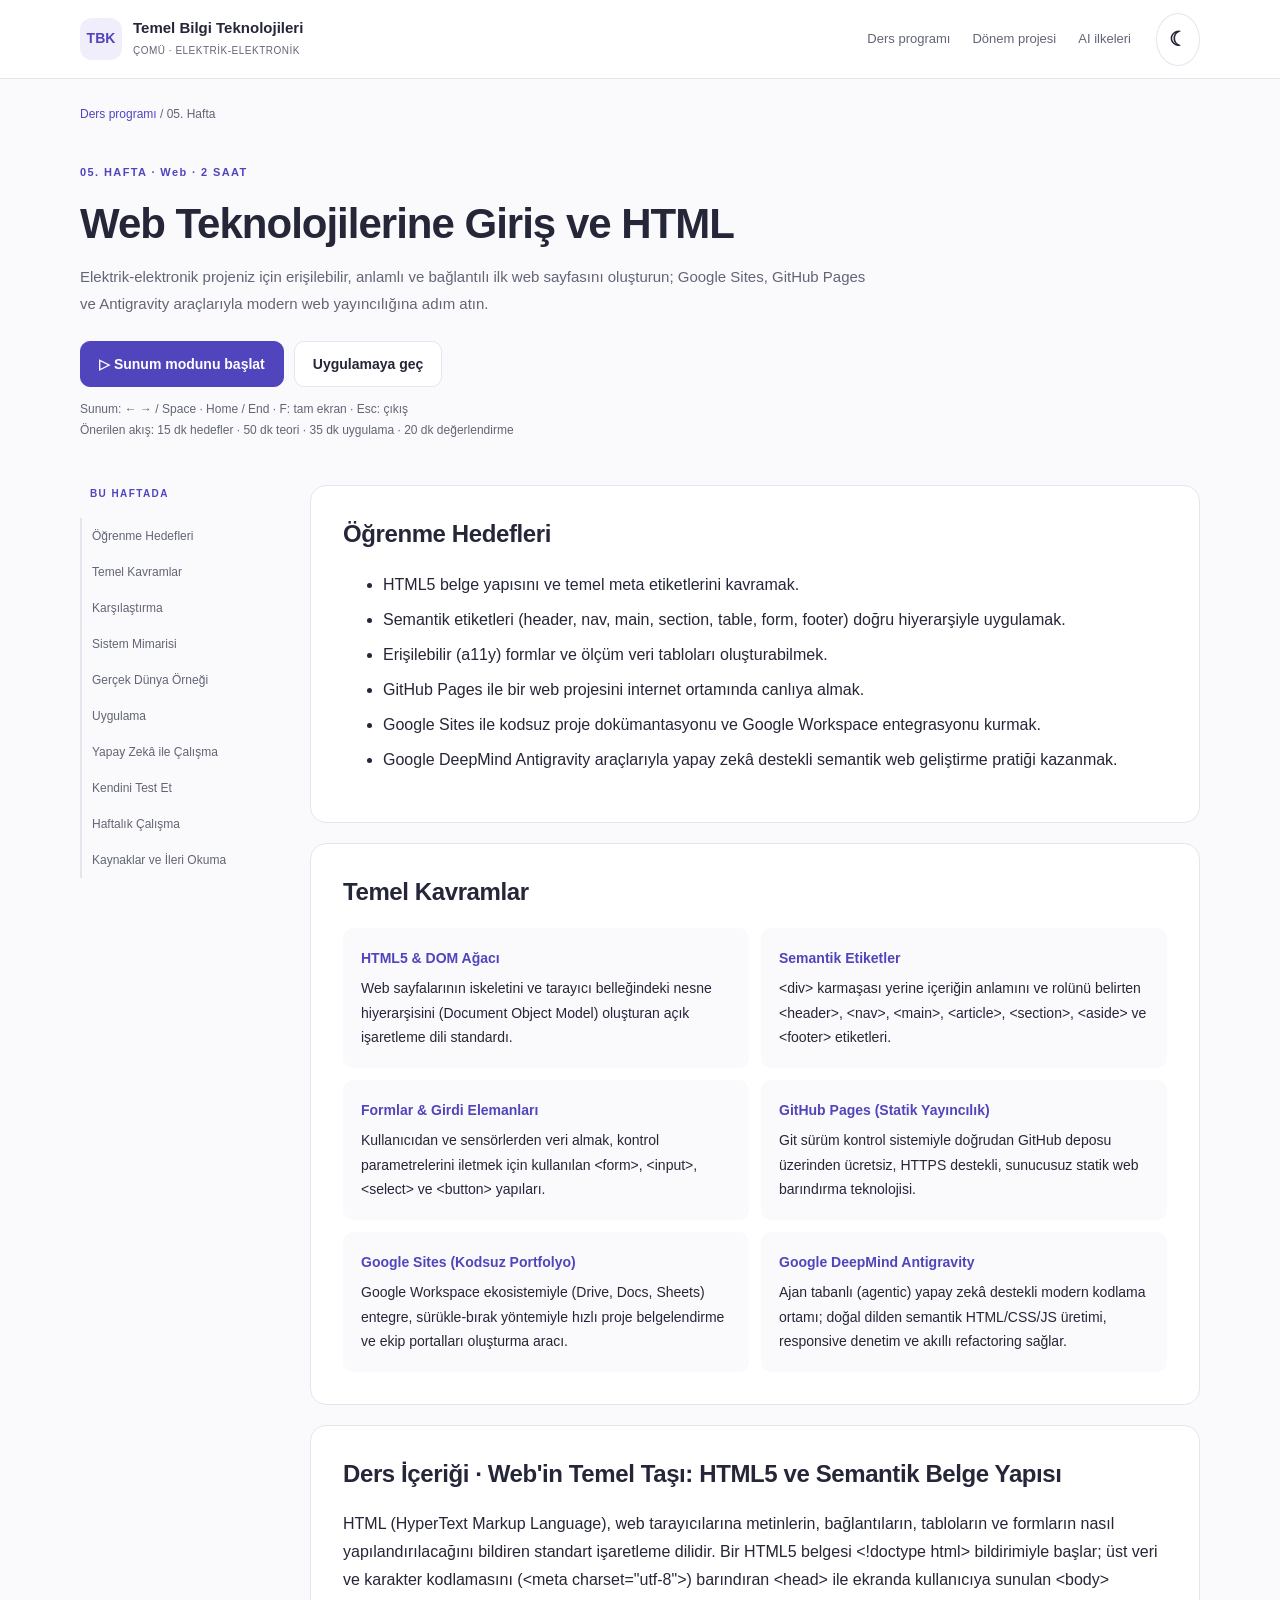
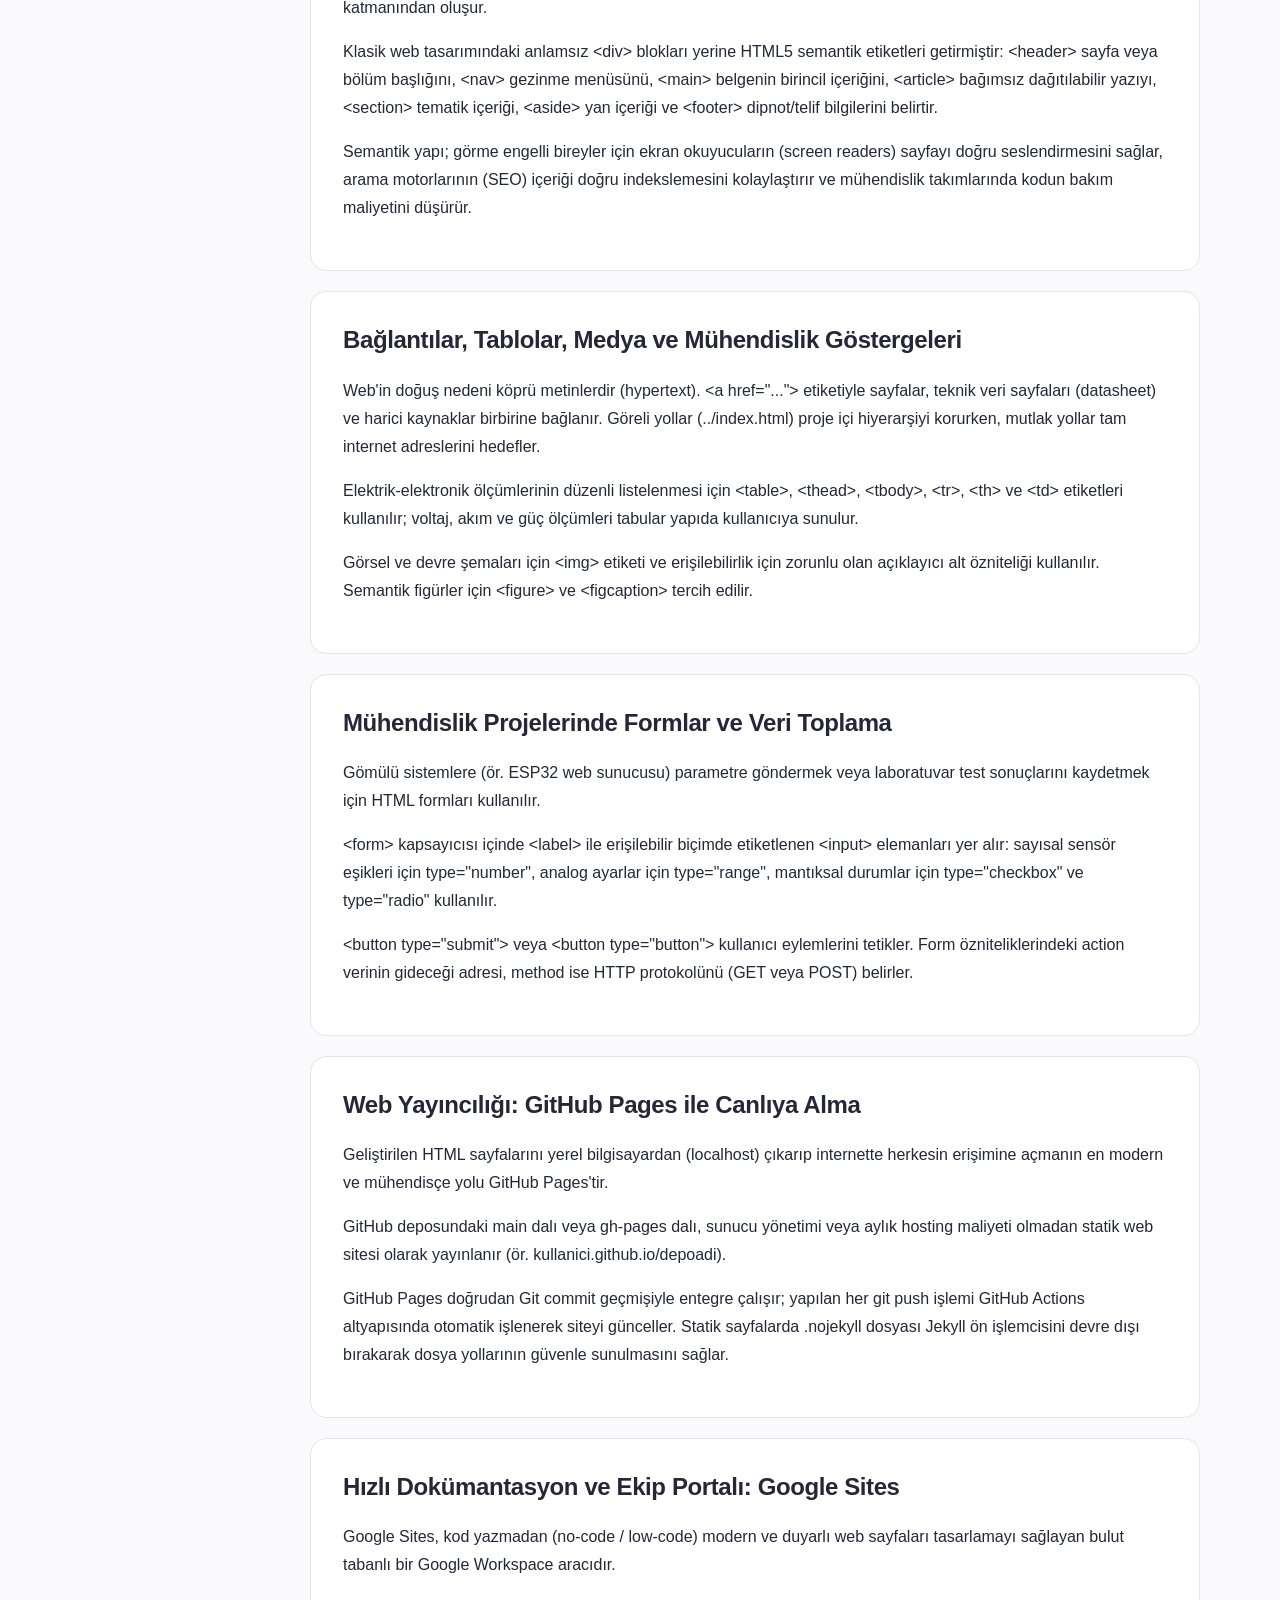
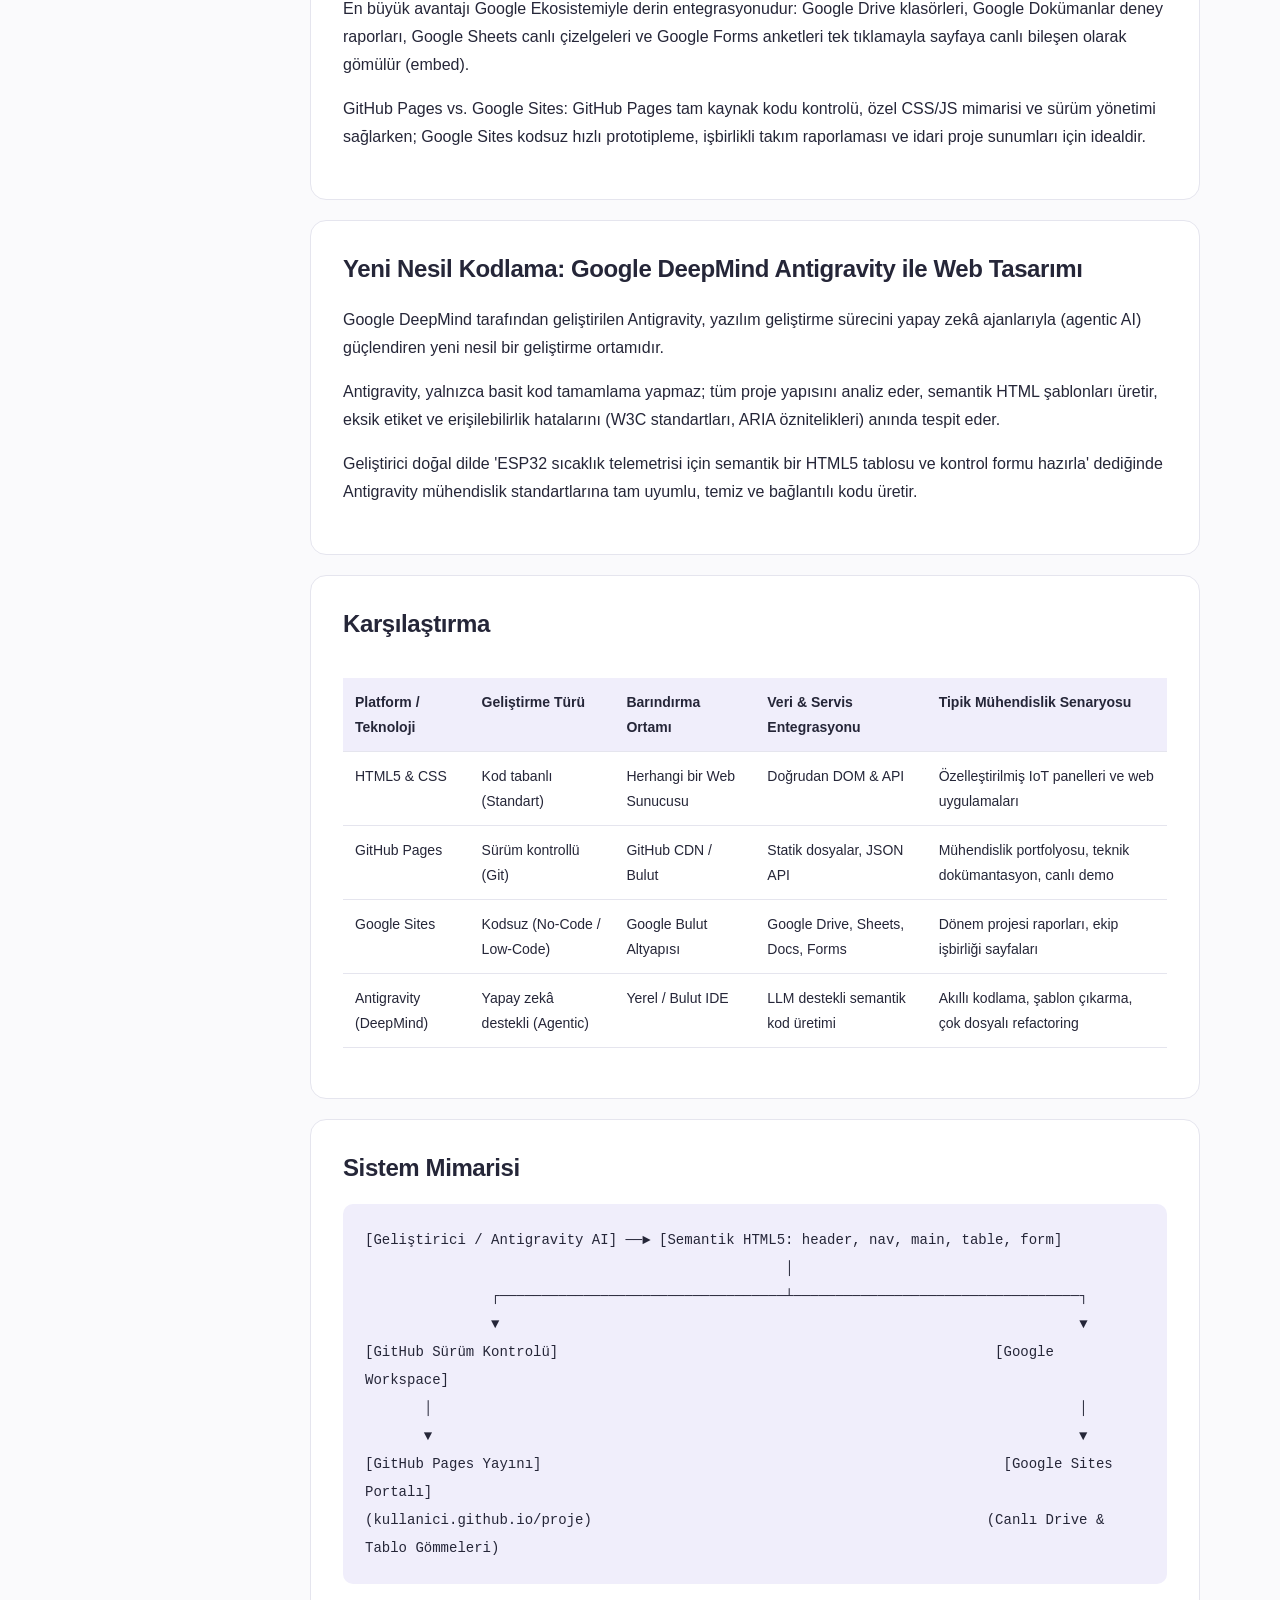
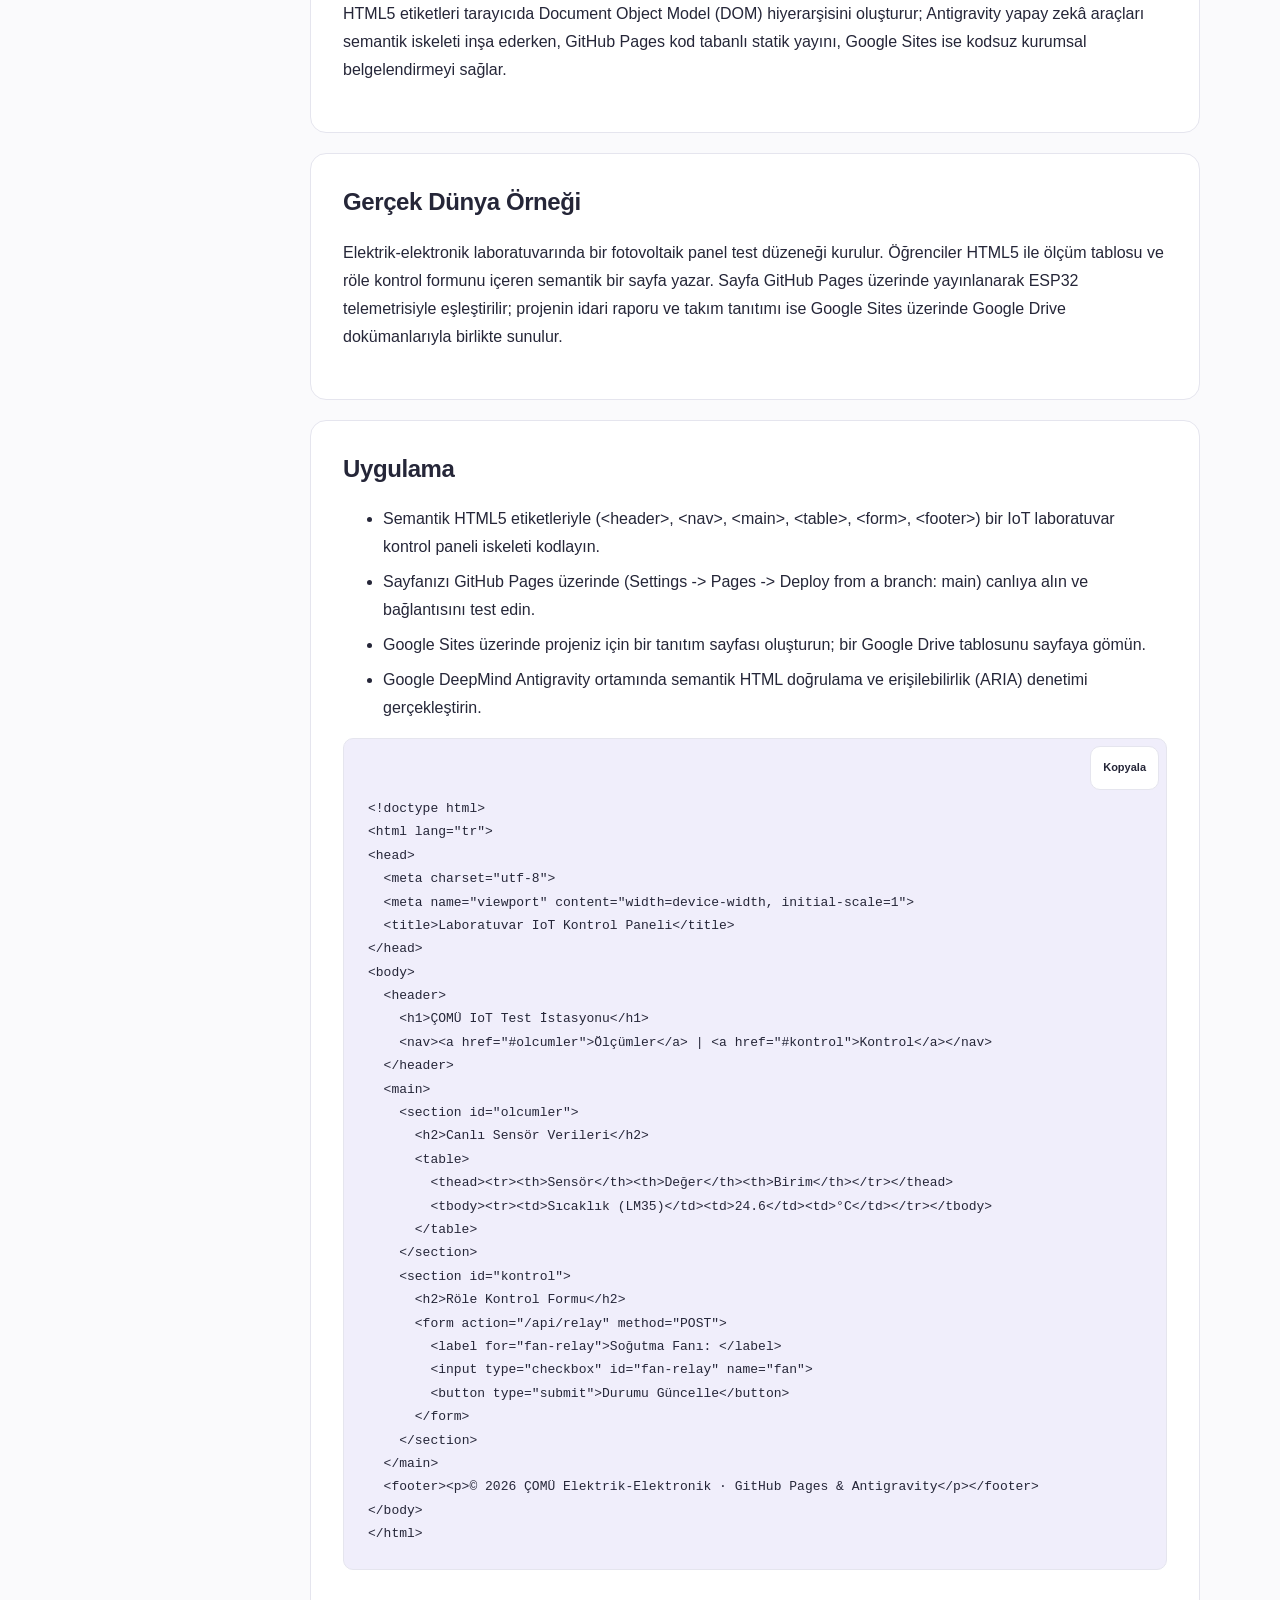
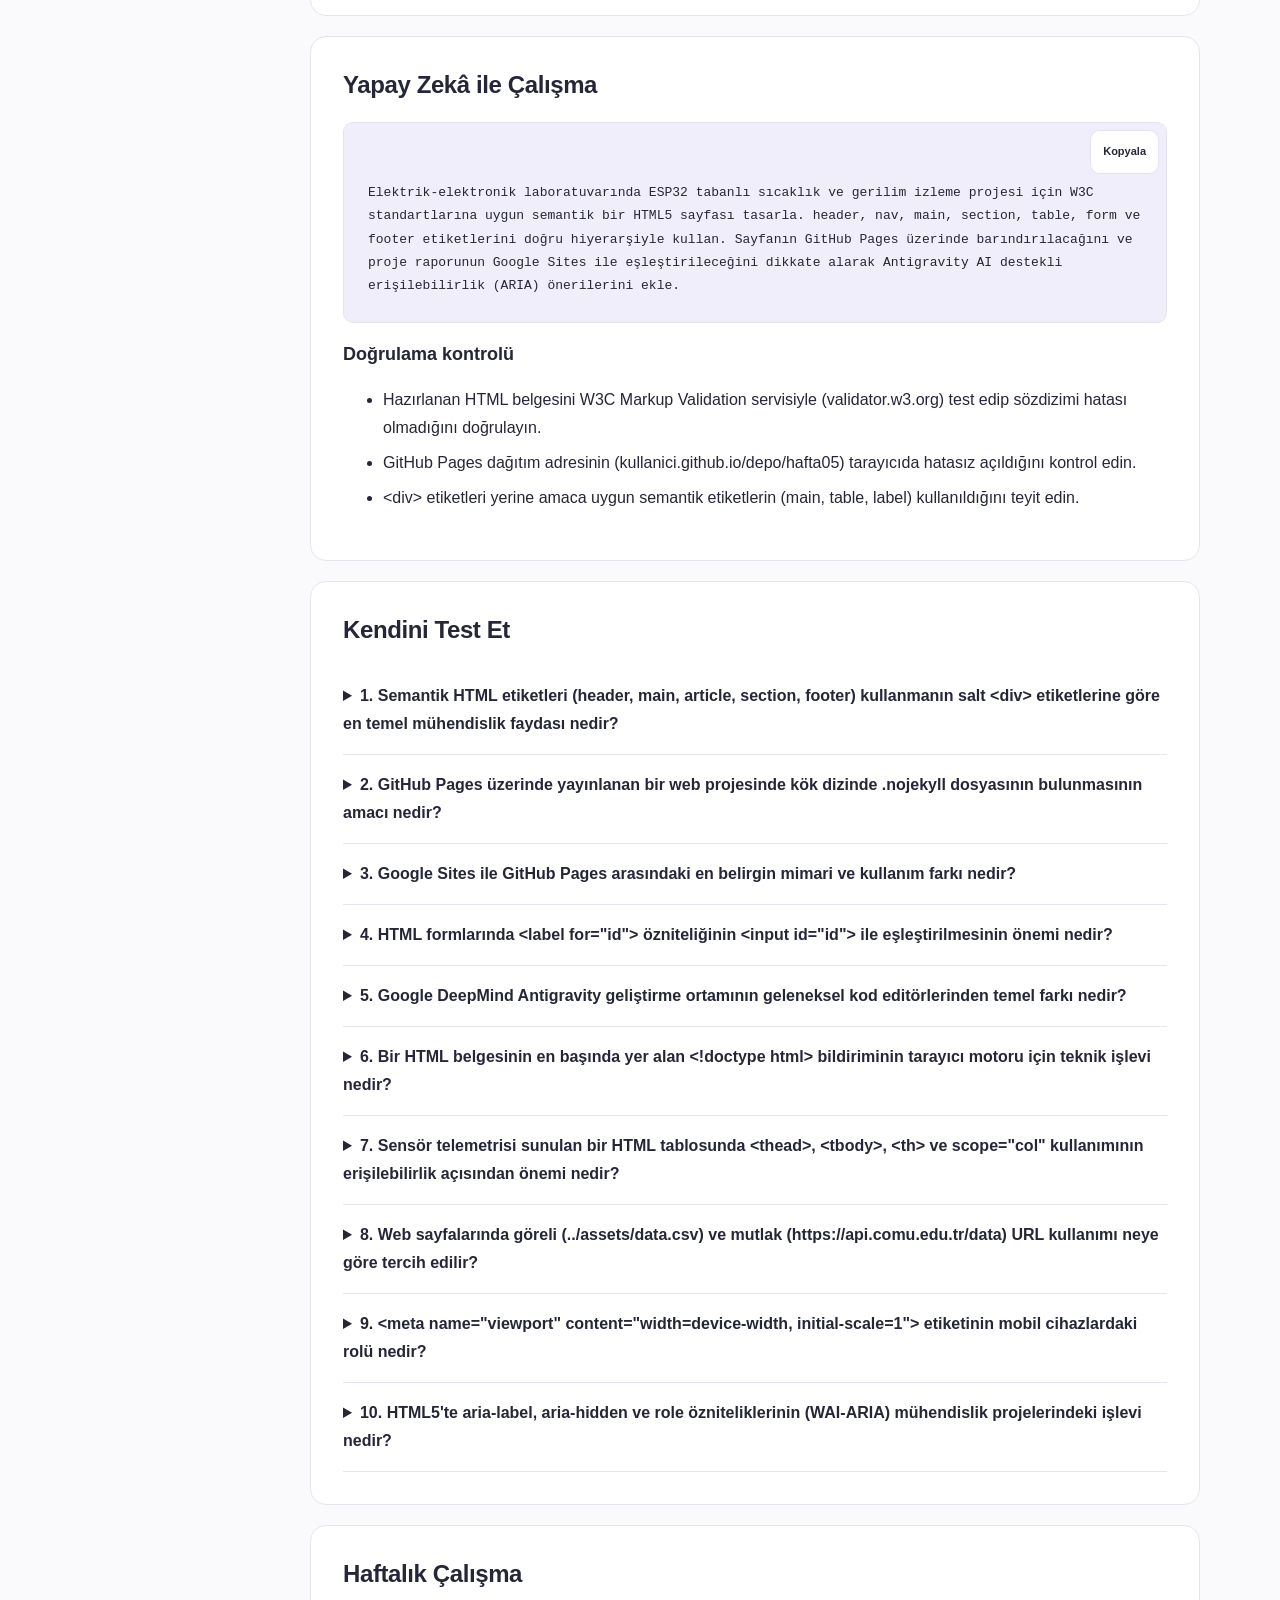
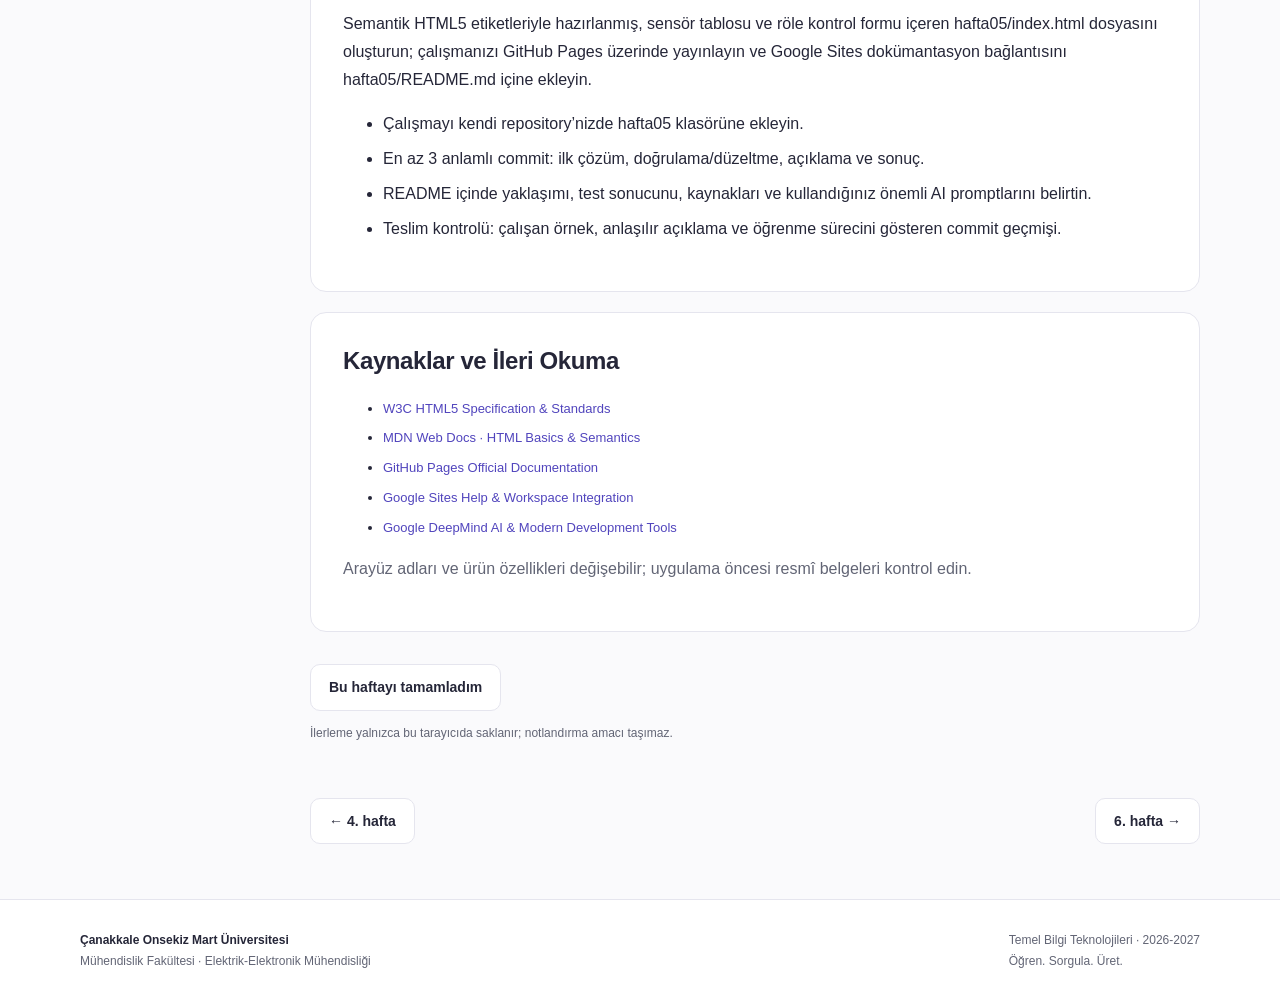
<file: weeks/week05.html>
<!doctype html><html lang="tr"><head><meta charset="utf-8"><meta name="viewport" content="width=device-width, initial-scale=1"><title>Web Teknolojilerine Giriş ve HTML | TBK · ÇOMÜ</title><meta name="description" content="Elektrik-elektronik projeniz için erişilebilir, anlamlı ve bağlantılı ilk web sayfasını oluşturun; Google Sites, GitHub Pages ve Antigravity araçlarıyla modern web yayıncılığına adım atın."><meta property="og:title" content="Web Teknolojilerine Giriş ve HTML"><meta property="og:description" content="Elektrik-elektronik projeniz için erişilebilir, anlamlı ve bağlantılı ilk web sayfasını oluşturun; Google Sites, GitHub Pages ve Antigravity araçlarıyla modern web yayıncılığına adım atın."><meta property="og:type" content="website"><meta property="og:locale" content="tr_TR"><meta name="theme-color" content="#fafafc"><link rel="icon" href="../assets/icons/favicon.svg" type="image/svg+xml"><script src="../js/theme.js"></script><link rel="stylesheet" href="../css/style.css"><link rel="stylesheet" href="../css/presentation.css"><link rel="stylesheet" href="../css/responsive.css"><script defer src="../js/main.js"></script><script defer src="../js/presentation.js"></script><script defer src="../js/demos.js"></script></head><body data-week="5"><a class="skip" href="#main">İçeriğe geç</a><header class="topbar"><nav class="nav-inner" aria-label="Ana navigasyon"><a class="brand" href="../index.html"><span class="brand-mark" aria-hidden="true">TBK</span><span><strong>Temel Bilgi Teknolojileri</strong><small>ÇOMÜ · ELEKTRİK-ELEKTRONİK</small></span></a><button class="menu-toggle" type="button" aria-expanded="false" aria-controls="primary-links" hidden>Menü <span aria-hidden="true">☰</span></button><div class="nav-links" id="primary-links"><a href="../index.html#program">Ders programı</a><a href="../index.html#proje">Dönem projesi</a><a href="../index.html#ai">AI ilkeleri</a></div><button class="theme-toggle" type="button" aria-label="Temayı değiştir">☾</button></nav></header><main id="main" class="container"><div class="breadcrumb"><a href="../index.html#program">Ders programı</a> / 05. Hafta</div><header class="lesson-header"><span class="eyebrow">05. HAFTA · Web · 2 SAAT</span><h1>Web Teknolojilerine Giriş ve HTML</h1><p>Elektrik-elektronik projeniz için erişilebilir, anlamlı ve bağlantılı ilk web sayfasını oluşturun; Google Sites, GitHub Pages ve Antigravity araçlarıyla modern web yayıncılığına adım atın.</p><div class="actions"><button class="primary" id="start-presentation">▷ Sunum modunu başlat</button><a class="button" href="#uygulama">Uygulamaya geç</a></div><p class="muted">Sunum: ← → / Space · Home / End · F: tam ekran · Esc: çıkış<br>Önerilen akış: 15 dk hedefler · 50 dk teori · 35 dk uygulama · 20 dk değerlendirme</p></header><div class="lesson-layout"><aside class="toc"><details class="toc-disclosure" open><summary>Bu haftanın içindekileri</summary><span class="eyebrow">BU HAFTADA</span><nav aria-label="Ders içindekiler"><a href="#hedefler">Öğrenme Hedefleri</a><a href="#kavramlar">Temel Kavramlar</a><a href="#karsilastirma">Karşılaştırma</a><a href="#mimari">Sistem Mimarisi</a><a href="#ornek">Gerçek Dünya Örneği</a><a href="#uygulama">Uygulama</a><a href="#ai-calisma">Yapay Zekâ ile Çalışma</a><a href="#test">Kendini Test Et</a><a href="#gorev">Haftalık Çalışma</a><a href="#kaynaklar">Kaynaklar ve İleri Okuma</a></nav></details></aside><article aria-label="Haftalık ders içeriği"><section class="lesson-section" id="hedefler" aria-labelledby="hedefler-title"><h2 id="hedefler-title">Öğrenme Hedefleri</h2><ul><li>HTML5 belge yapısını ve temel meta etiketlerini kavramak.</li><li>Semantik etiketleri (header, nav, main, section, table, form, footer) doğru hiyerarşiyle uygulamak.</li><li>Erişilebilir (a11y) formlar ve ölçüm veri tabloları oluşturabilmek.</li><li>GitHub Pages ile bir web projesini internet ortamında canlıya almak.</li><li>Google Sites ile kodsuz proje dokümantasyonu ve Google Workspace entegrasyonu kurmak.</li><li>Google DeepMind Antigravity araçlarıyla yapay zekâ destekli semantik web geliştirme pratiği kazanmak.</li></ul></section><section class="lesson-section" id="kavramlar" aria-labelledby="kavramlar-title"><h2 id="kavramlar-title">Temel Kavramlar</h2><div class="concepts"><div class="concept"><strong>HTML5 &amp; DOM Ağacı</strong>Web sayfalarının iskeletini ve tarayıcı belleğindeki nesne hiyerarşisini (Document Object Model) oluşturan açık işaretleme dili standardı.</div><div class="concept"><strong>Semantik Etiketler</strong>&lt;div&gt; karmaşası yerine içeriğin anlamını ve rolünü belirten &lt;header&gt;, &lt;nav&gt;, &lt;main&gt;, &lt;article&gt;, &lt;section&gt;, &lt;aside&gt; ve &lt;footer&gt; etiketleri.</div><div class="concept"><strong>Formlar &amp; Girdi Elemanları</strong>Kullanıcıdan ve sensörlerden veri almak, kontrol parametrelerini iletmek için kullanılan &lt;form&gt;, &lt;input&gt;, &lt;select&gt; ve &lt;button&gt; yapıları.</div><div class="concept"><strong>GitHub Pages (Statik Yayıncılık)</strong>Git sürüm kontrol sistemiyle doğrudan GitHub deposu üzerinden ücretsiz, HTTPS destekli, sunucusuz statik web barındırma teknolojisi.</div><div class="concept"><strong>Google Sites (Kodsuz Portfolyo)</strong>Google Workspace ekosistemiyle (Drive, Docs, Sheets) entegre, sürükle-bırak yöntemiyle hızlı proje belgelendirme ve ekip portalları oluşturma aracı.</div><div class="concept"><strong>Google DeepMind Antigravity</strong>Ajan tabanlı (agentic) yapay zekâ destekli modern kodlama ortamı; doğal dilden semantik HTML/CSS/JS üretimi, responsive denetim ve akıllı refactoring sağlar.</div></div></section><section class="lesson-section" id="konu-1" aria-labelledby="konu-1-title"><h2 id="konu-1-title">Ders İçeriği · Web'in Temel Taşı: HTML5 ve Semantik Belge Yapısı</h2><p>HTML (HyperText Markup Language), web tarayıcılarına metinlerin, bağlantıların, tabloların ve formların nasıl yapılandırılacağını bildiren standart işaretleme dilidir. Bir HTML5 belgesi &lt;!doctype html&gt; bildirimiyle başlar; üst veri ve karakter kodlamasını (&lt;meta charset=&quot;utf-8&quot;&gt;) barındıran &lt;head&gt; ile ekranda kullanıcıya sunulan &lt;body&gt; katmanından oluşur.</p><p>Klasik web tasarımındaki anlamsız &lt;div&gt; blokları yerine HTML5 semantik etiketleri getirmiştir: &lt;header&gt; sayfa veya bölüm başlığını, &lt;nav&gt; gezinme menüsünü, &lt;main&gt; belgenin birincil içeriğini, &lt;article&gt; bağımsız dağıtılabilir yazıyı, &lt;section&gt; tematik içeriği, &lt;aside&gt; yan içeriği ve &lt;footer&gt; dipnot/telif bilgilerini belirtir.</p><p>Semantik yapı; görme engelli bireyler için ekran okuyucuların (screen readers) sayfayı doğru seslendirmesini sağlar, arama motorlarının (SEO) içeriği doğru indekslemesini kolaylaştırır ve mühendislik takımlarında kodun bakım maliyetini düşürür.</p></section><section class="lesson-section" id="konu-2" aria-labelledby="konu-2-title"><h2 id="konu-2-title">Bağlantılar, Tablolar, Medya ve Mühendislik Göstergeleri</h2><p>Web&#x27;in doğuş nedeni köprü metinlerdir (hypertext). &lt;a href=&quot;...&quot;&gt; etiketiyle sayfalar, teknik veri sayfaları (datasheet) ve harici kaynaklar birbirine bağlanır. Göreli yollar (../index.html) proje içi hiyerarşiyi korurken, mutlak yollar tam internet adreslerini hedefler.</p><p>Elektrik-elektronik ölçümlerinin düzenli listelenmesi için &lt;table&gt;, &lt;thead&gt;, &lt;tbody&gt;, &lt;tr&gt;, &lt;th&gt; ve &lt;td&gt; etiketleri kullanılır; voltaj, akım ve güç ölçümleri tabular yapıda kullanıcıya sunulur.</p><p>Görsel ve devre şemaları için &lt;img&gt; etiketi ve erişilebilirlik için zorunlu olan açıklayıcı alt özniteliği kullanılır. Semantik figürler için &lt;figure&gt; ve &lt;figcaption&gt; tercih edilir.</p></section><section class="lesson-section" id="konu-3" aria-labelledby="konu-3-title"><h2 id="konu-3-title">Mühendislik Projelerinde Formlar ve Veri Toplama</h2><p>Gömülü sistemlere (ör. ESP32 web sunucusu) parametre göndermek veya laboratuvar test sonuçlarını kaydetmek için HTML formları kullanılır.</p><p>&lt;form&gt; kapsayıcısı içinde &lt;label&gt; ile erişilebilir biçimde etiketlenen &lt;input&gt; elemanları yer alır: sayısal sensör eşikleri için type=&quot;number&quot;, analog ayarlar için type=&quot;range&quot;, mantıksal durumlar için type=&quot;checkbox&quot; ve type=&quot;radio&quot; kullanılır.</p><p>&lt;button type=&quot;submit&quot;&gt; veya &lt;button type=&quot;button&quot;&gt; kullanıcı eylemlerini tetikler. Form özniteliklerindeki action verinin gideceği adresi, method ise HTTP protokolünü (GET veya POST) belirler.</p></section><section class="lesson-section" id="konu-4" aria-labelledby="konu-4-title"><h2 id="konu-4-title">Web Yayıncılığı: GitHub Pages ile Canlıya Alma</h2><p>Geliştirilen HTML sayfalarını yerel bilgisayardan (localhost) çıkarıp internette herkesin erişimine açmanın en modern ve mühendisçe yolu GitHub Pages&#x27;tir.</p><p>GitHub deposundaki main dalı veya gh-pages dalı, sunucu yönetimi veya aylık hosting maliyeti olmadan statik web sitesi olarak yayınlanır (ör. kullanici.github.io/depoadi).</p><p>GitHub Pages doğrudan Git commit geçmişiyle entegre çalışır; yapılan her git push işlemi GitHub Actions altyapısında otomatik işlenerek siteyi günceller. Statik sayfalarda .nojekyll dosyası Jekyll ön işlemcisini devre dışı bırakarak dosya yollarının güvenle sunulmasını sağlar.</p></section><section class="lesson-section" id="konu-5" aria-labelledby="konu-5-title"><h2 id="konu-5-title">Hızlı Dokümantasyon ve Ekip Portalı: Google Sites</h2><p>Google Sites, kod yazmadan (no-code / low-code) modern ve duyarlı web sayfaları tasarlamayı sağlayan bulut tabanlı bir Google Workspace aracıdır.</p><p>En büyük avantajı Google Ekosistemiyle derin entegrasyonudur: Google Drive klasörleri, Google Dokümanlar deney raporları, Google Sheets canlı çizelgeleri ve Google Forms anketleri tek tıklamayla sayfaya canlı bileşen olarak gömülür (embed).</p><p>GitHub Pages vs. Google Sites: GitHub Pages tam kaynak kodu kontrolü, özel CSS/JS mimarisi ve sürüm yönetimi sağlarken; Google Sites kodsuz hızlı prototipleme, işbirlikli takım raporlaması ve idari proje sunumları için idealdir.</p></section><section class="lesson-section" id="konu-6" aria-labelledby="konu-6-title"><h2 id="konu-6-title">Yeni Nesil Kodlama: Google DeepMind Antigravity ile Web Tasarımı</h2><p>Google DeepMind tarafından geliştirilen Antigravity, yazılım geliştirme sürecini yapay zekâ ajanlarıyla (agentic AI) güçlendiren yeni nesil bir geliştirme ortamıdır.</p><p>Antigravity, yalnızca basit kod tamamlama yapmaz; tüm proje yapısını analiz eder, semantik HTML şablonları üretir, eksik etiket ve erişilebilirlik hatalarını (W3C standartları, ARIA öznitelikleri) anında tespit eder.</p><p>Geliştirici doğal dilde &#x27;ESP32 sıcaklık telemetrisi için semantik bir HTML5 tablosu ve kontrol formu hazırla&#x27; dediğinde Antigravity mühendislik standartlarına tam uyumlu, temiz ve bağlantılı kodu üretir.</p></section><section class="lesson-section" id="karsilastirma" aria-labelledby="karsilastirma-title"><h2 id="karsilastirma-title">Karşılaştırma</h2><div class="table-wrap"><table><thead><tr><th scope="col">Platform / Teknoloji</th><th scope="col">Geliştirme Türü</th><th scope="col">Barındırma Ortamı</th><th scope="col">Veri &amp; Servis Entegrasyonu</th><th scope="col">Tipik Mühendislik Senaryosu</th></tr></thead><tbody><tr><td>HTML5 &amp; CSS</td><td>Kod tabanlı (Standart)</td><td>Herhangi bir Web Sunucusu</td><td>Doğrudan DOM &amp; API</td><td>Özelleştirilmiş IoT panelleri ve web uygulamaları</td></tr><tr><td>GitHub Pages</td><td>Sürüm kontrollü (Git)</td><td>GitHub CDN / Bulut</td><td>Statik dosyalar, JSON API</td><td>Mühendislik portfolyosu, teknik dokümantasyon, canlı demo</td></tr><tr><td>Google Sites</td><td>Kodsuz (No-Code / Low-Code)</td><td>Google Bulut Altyapısı</td><td>Google Drive, Sheets, Docs, Forms</td><td>Dönem projesi raporları, ekip işbirliği sayfaları</td></tr><tr><td>Antigravity (DeepMind)</td><td>Yapay zekâ destekli (Agentic)</td><td>Yerel / Bulut IDE</td><td>LLM destekli semantik kod üretimi</td><td>Akıllı kodlama, şablon çıkarma, çok dosyalı refactoring</td></tr></tbody></table></div></section><section class="lesson-section" id="mimari" aria-labelledby="mimari-title"><h2 id="mimari-title">Sistem Mimarisi</h2><div class="diagram">[Geliştirici / Antigravity AI] ──► [Semantik HTML5: header, nav, main, table, form]
                                                  │
               ┌──────────────────────────────────┴──────────────────────────────────┐
               ▼                                                                     ▼
[GitHub Sürüm Kontrolü]                                                    [Google Workspace]
       │                                                                             │
       ▼                                                                             ▼
[GitHub Pages Yayını]                                                       [Google Sites Portalı]
(kullanici.github.io/proje)                                               (Canlı Drive &amp; Tablo Gömmeleri)</div><p>HTML5 etiketleri tarayıcıda Document Object Model (DOM) hiyerarşisini oluşturur; Antigravity yapay zekâ araçları semantik iskeleti inşa ederken, GitHub Pages kod tabanlı statik yayını, Google Sites ise kodsuz kurumsal belgelendirmeyi sağlar.</p></section><section class="lesson-section" id="ornek" aria-labelledby="ornek-title"><h2 id="ornek-title">Gerçek Dünya Örneği</h2><p>Elektrik-elektronik laboratuvarında bir fotovoltaik panel test düzeneği kurulur. Öğrenciler HTML5 ile ölçüm tablosu ve röle kontrol formunu içeren semantik bir sayfa yazar. Sayfa GitHub Pages üzerinde yayınlanarak ESP32 telemetrisiyle eşleştirilir; projenin idari raporu ve takım tanıtımı ise Google Sites üzerinde Google Drive dokümanlarıyla birlikte sunulur.</p></section><section class="lesson-section" id="uygulama" aria-labelledby="uygulama-title"><h2 id="uygulama-title">Uygulama</h2><ul><li>Semantik HTML5 etiketleriyle (&lt;header&gt;, &lt;nav&gt;, &lt;main&gt;, &lt;table&gt;, &lt;form&gt;, &lt;footer&gt;) bir IoT laboratuvar kontrol paneli iskeleti kodlayın.</li><li>Sayfanızı GitHub Pages üzerinde (Settings -&gt; Pages -&gt; Deploy from a branch: main) canlıya alın ve bağlantısını test edin.</li><li>Google Sites üzerinde projeniz için bir tanıtım sayfası oluşturun; bir Google Drive tablosunu sayfaya gömün.</li><li>Google DeepMind Antigravity ortamında semantik HTML doğrulama ve erişilebilirlik (ARIA) denetimi gerçekleştirin.</li></ul><div class="code-wrap"><pre><code>&lt;!doctype html&gt;
&lt;html lang=&quot;tr&quot;&gt;
&lt;head&gt;
  &lt;meta charset=&quot;utf-8&quot;&gt;
  &lt;meta name=&quot;viewport&quot; content=&quot;width=device-width, initial-scale=1&quot;&gt;
  &lt;title&gt;Laboratuvar IoT Kontrol Paneli&lt;/title&gt;
&lt;/head&gt;
&lt;body&gt;
  &lt;header&gt;
    &lt;h1&gt;ÇOMÜ IoT Test İstasyonu&lt;/h1&gt;
    &lt;nav&gt;&lt;a href=&quot;#olcumler&quot;&gt;Ölçümler&lt;/a&gt; | &lt;a href=&quot;#kontrol&quot;&gt;Kontrol&lt;/a&gt;&lt;/nav&gt;
  &lt;/header&gt;
  &lt;main&gt;
    &lt;section id=&quot;olcumler&quot;&gt;
      &lt;h2&gt;Canlı Sensör Verileri&lt;/h2&gt;
      &lt;table&gt;
        &lt;thead&gt;&lt;tr&gt;&lt;th&gt;Sensör&lt;/th&gt;&lt;th&gt;Değer&lt;/th&gt;&lt;th&gt;Birim&lt;/th&gt;&lt;/tr&gt;&lt;/thead&gt;
        &lt;tbody&gt;&lt;tr&gt;&lt;td&gt;Sıcaklık (LM35)&lt;/td&gt;&lt;td&gt;24.6&lt;/td&gt;&lt;td&gt;°C&lt;/td&gt;&lt;/tr&gt;&lt;/tbody&gt;
      &lt;/table&gt;
    &lt;/section&gt;
    &lt;section id=&quot;kontrol&quot;&gt;
      &lt;h2&gt;Röle Kontrol Formu&lt;/h2&gt;
      &lt;form action=&quot;/api/relay&quot; method=&quot;POST&quot;&gt;
        &lt;label for=&quot;fan-relay&quot;&gt;Soğutma Fanı: &lt;/label&gt;
        &lt;input type=&quot;checkbox&quot; id=&quot;fan-relay&quot; name=&quot;fan&quot;&gt;
        &lt;button type=&quot;submit&quot;&gt;Durumu Güncelle&lt;/button&gt;
      &lt;/form&gt;
    &lt;/section&gt;
  &lt;/main&gt;
  &lt;footer&gt;&lt;p&gt;© 2026 ÇOMÜ Elektrik-Elektronik · GitHub Pages &amp; Antigravity&lt;/p&gt;&lt;/footer&gt;
&lt;/body&gt;
&lt;/html&gt;</code></pre></div></section><section class="lesson-section" id="ai-calisma" aria-labelledby="ai-calisma-title"><h2 id="ai-calisma-title">Yapay Zekâ ile Çalışma</h2><div class="code-wrap"><pre><code>Elektrik-elektronik laboratuvarında ESP32 tabanlı sıcaklık ve gerilim izleme projesi için W3C standartlarına uygun semantik bir HTML5 sayfası tasarla. header, nav, main, section, table, form ve footer etiketlerini doğru hiyerarşiyle kullan. Sayfanın GitHub Pages üzerinde barındırılacağını ve proje raporunun Google Sites ile eşleştirileceğini dikkate alarak Antigravity AI destekli erişilebilirlik (ARIA) önerilerini ekle.</code></pre></div><h3>Doğrulama kontrolü</h3><ul><li>Hazırlanan HTML belgesini W3C Markup Validation servisiyle (validator.w3.org) test edip sözdizimi hatası olmadığını doğrulayın.</li><li>GitHub Pages dağıtım adresinin (kullanici.github.io/depo/hafta05) tarayıcıda hatasız açıldığını kontrol edin.</li><li>&lt;div&gt; etiketleri yerine amaca uygun semantik etiketlerin (main, table, label) kullanıldığını teyit edin.</li></ul></section><section class="lesson-section" id="test" aria-labelledby="test-title"><h2 id="test-title">Kendini Test Et</h2><details><summary>1. Semantik HTML etiketleri (header, main, article, section, footer) kullanmanın salt &lt;div&gt; etiketlerine göre en temel mühendislik faydası nedir?</summary><p>Ekran okuyucuların (screen readers) ve arama motoru botlarının (SEO) belge yapısını ve hiyerarşisini doğru anlamasını sağlayarak erişilebilirliği (a11y) artırır, kodun okunabilirliğini ve takım çalışmasındaki bakım maliyetini optimize eder.</p></details><details><summary>2. GitHub Pages üzerinde yayınlanan bir web projesinde kök dizinde .nojekyll dosyasının bulunmasının amacı nedir?</summary><p>GitHub Pages&#x27;in arka planda çalışan Jekyll derleme motorunun alt çizgiyle (_) başlayan klasörleri veya özel statik dosyaları yok saymasını önleyerek saf statik HTML/CSS/JS dosyalarının olduğu gibi sunulmasını garanti eder.</p></details><details><summary>3. Google Sites ile GitHub Pages arasındaki en belirgin mimari ve kullanım farkı nedir?</summary><p>GitHub Pages doğrudan Git sürüm kontrolüyle ham HTML/CSS/JS kodlarını sunucudan bağımsız sunarak tam kod denetimi sağlarken; Google Sites kod yazmadan Google Workspace bileşenlerini (Drive, Sheets, Docs) sürükle-bırak yöntemiyle birleştiren bir kurumsal portal ve dokümantasyon aracıdır.</p></details><details><summary>4. HTML formlarında &lt;label for=&quot;id&quot;&gt; özniteliğinin &lt;input id=&quot;id&quot;&gt; ile eşleştirilmesinin önemi nedir?</summary><p>Metne tıklandığında ilgili girdi kutusunun odaklanmasını (focus) sağlar; mobil cihazlarda dokunmatik hedefi genişletir ve yardımcı erişilebilirlik teknolojilerine girdinin amacını bildirir.</p></details><details><summary>5. Google DeepMind Antigravity geliştirme ortamının geleneksel kod editörlerinden temel farkı nedir?</summary><p>Ajan tabanlı (agentic) yapay zekâ desteğiyle tüm proje bağlamını anlayarak doğal dilden semantik kod üretimi, tarayıcı denetimi ve responsive hata ayıklamayı otomatik yönetmesidir.</p></details><details><summary>6. Bir HTML belgesinin en başında yer alan &lt;!doctype html&gt; bildiriminin tarayıcı motoru için teknik işlevi nedir?</summary><p>Tarayıcının sayfayı geriye dönük uyumluluk (Quirks Mode) yerine modern W3C HTML5 standart modunda (Standards Mode) işlemesini ve CSS yerleşim kurallarını doğru yorumlamasını sağlar.</p></details><details><summary>7. Sensör telemetrisi sunulan bir HTML tablosunda &lt;thead&gt;, &lt;tbody&gt;, &lt;th&gt; ve scope=&quot;col&quot; kullanımının erişilebilirlik açısından önemi nedir?</summary><p>Görme engelli kullanıcılara ekran okuyucunun her bir veri hücresini (&lt;td&gt;) okurken o sütunun başlığını (&lt;th&gt;) otomatik seslendirmesini sağlayarak verinin bağlamını kaybettirmez.</p></details><details><summary>8. Web sayfalarında göreli (../assets/data.csv) ve mutlak (https://api.comu.edu.tr/data) URL kullanımı neye göre tercih edilir?</summary><p>Göreli yollar projenin GitHub Pages veya yerel sunucu gibi farklı kök dizinlere taşındığında bağlantıların kırılmamasını sağlar; mutlak yollar ise harici web kaynaklarını ve genel API&#x27;leri hedefler.</p></details><details><summary>9. &lt;meta name=&quot;viewport&quot; content=&quot;width=device-width, initial-scale=1&quot;&gt; etiketinin mobil cihazlardaki rolü nedir?</summary><p>Mobil tarayıcının sayfayı masaüstü gibi 980px sanal ekrana sığdırmak için küçültmesini engeller; sayfa genişliğini cihazın fiziksel ekran genişliğine eşitler ve 1:1 ölçekle responsive CSS&#x27;i etkinleştirir.</p></details><details><summary>10. HTML5&#x27;te aria-label, aria-hidden ve role özniteliklerinin (WAI-ARIA) mühendislik projelerindeki işlevi nedir?</summary><p>Standart HTML etiketlerinin yetersiz kaldığı durumlarda yardımcı teknolojilere (screen reader) elemanın rolünü, durumunu ve görsel simgelerin gizlenip metinsel açıklamanın okunmasını bildirerek uluslararası erişilebilirlik standartlarını (WCAG) sağlar.</p></details></section><section class="lesson-section" id="gorev" aria-labelledby="gorev-title"><h2 id="gorev-title">Haftalık Çalışma</h2><p>Semantik HTML5 etiketleriyle hazırlanmış, sensör tablosu ve röle kontrol formu içeren hafta05/index.html dosyasını oluşturun; çalışmanızı GitHub Pages üzerinde yayınlayın ve Google Sites dokümantasyon bağlantısını hafta05/README.md içine ekleyin.</p><ul><li>Çalışmayı kendi repository’nizde hafta05 klasörüne ekleyin.</li><li>En az 3 anlamlı commit: ilk çözüm, doğrulama/düzeltme, açıklama ve sonuç.</li><li>README içinde yaklaşımı, test sonucunu, kaynakları ve kullandığınız önemli AI promptlarını belirtin.</li><li>Teslim kontrolü: çalışan örnek, anlaşılır açıklama ve öğrenme sürecini gösteren commit geçmişi.</li></ul></section><section class="lesson-section" id="kaynaklar" aria-labelledby="kaynaklar-title"><h2 id="kaynaklar-title">Kaynaklar ve İleri Okuma</h2><ul class="source-list"><li><a href="https://www.w3.org/standards/webdesign/htmlcss">W3C HTML5 Specification &amp; Standards</a></li><li><a href="https://developer.mozilla.org/en-US/docs/Learn/HTML">MDN Web Docs · HTML Basics &amp; Semantics</a></li><li><a href="https://docs.github.com/en/pages">GitHub Pages Official Documentation</a></li><li><a href="https://support.google.com/sites">Google Sites Help &amp; Workspace Integration</a></li><li><a href="https://deepmind.google/">Google DeepMind AI &amp; Modern Development Tools</a></li></ul><p class="muted">Arayüz adları ve ürün özellikleri değişebilir; uygulama öncesi resmî belgeleri kontrol edin.</p></section><div class="completion"><button id="mark-complete" aria-pressed="false">Bu haftayı tamamladım</button><p class="muted">İlerleme yalnızca bu tarayıcıda saklanır; notlandırma amacı taşımaz.</p></div><nav class="week-nav" aria-label="Haftalar arası navigasyon"><a class="button" href="week04.html">← 4. hafta</a><a class="button" href="week06.html">6. hafta →</a></nav></article></div></main><div class="presentation-controls" hidden role="region" aria-label="Sunum denetimleri"><progress id="slide-progress" max="100" value="0" aria-label="Sunum ilerlemesi"></progress><button id="slide-prev" aria-label="Önceki slayt">←</button><output id="slide-count" aria-live="polite"></output><button id="slide-next" aria-label="Sonraki slayt">→</button><button id="slide-fullscreen">Tam ekran</button><button id="slide-exit">Çıkış (Esc)</button><span class="sr-only" id="presentation-message" aria-live="polite"></span></div><footer class="footer"><div class="container"><div><strong>Çanakkale Onsekiz Mart Üniversitesi</strong><br>Mühendislik Fakültesi · Elektrik-Elektronik Mühendisliği</div><div>Temel Bilgi Teknolojileri · 2026-2027<br>Öğren. Sorgula. Üret.</div></div></footer></body></html>
</file>
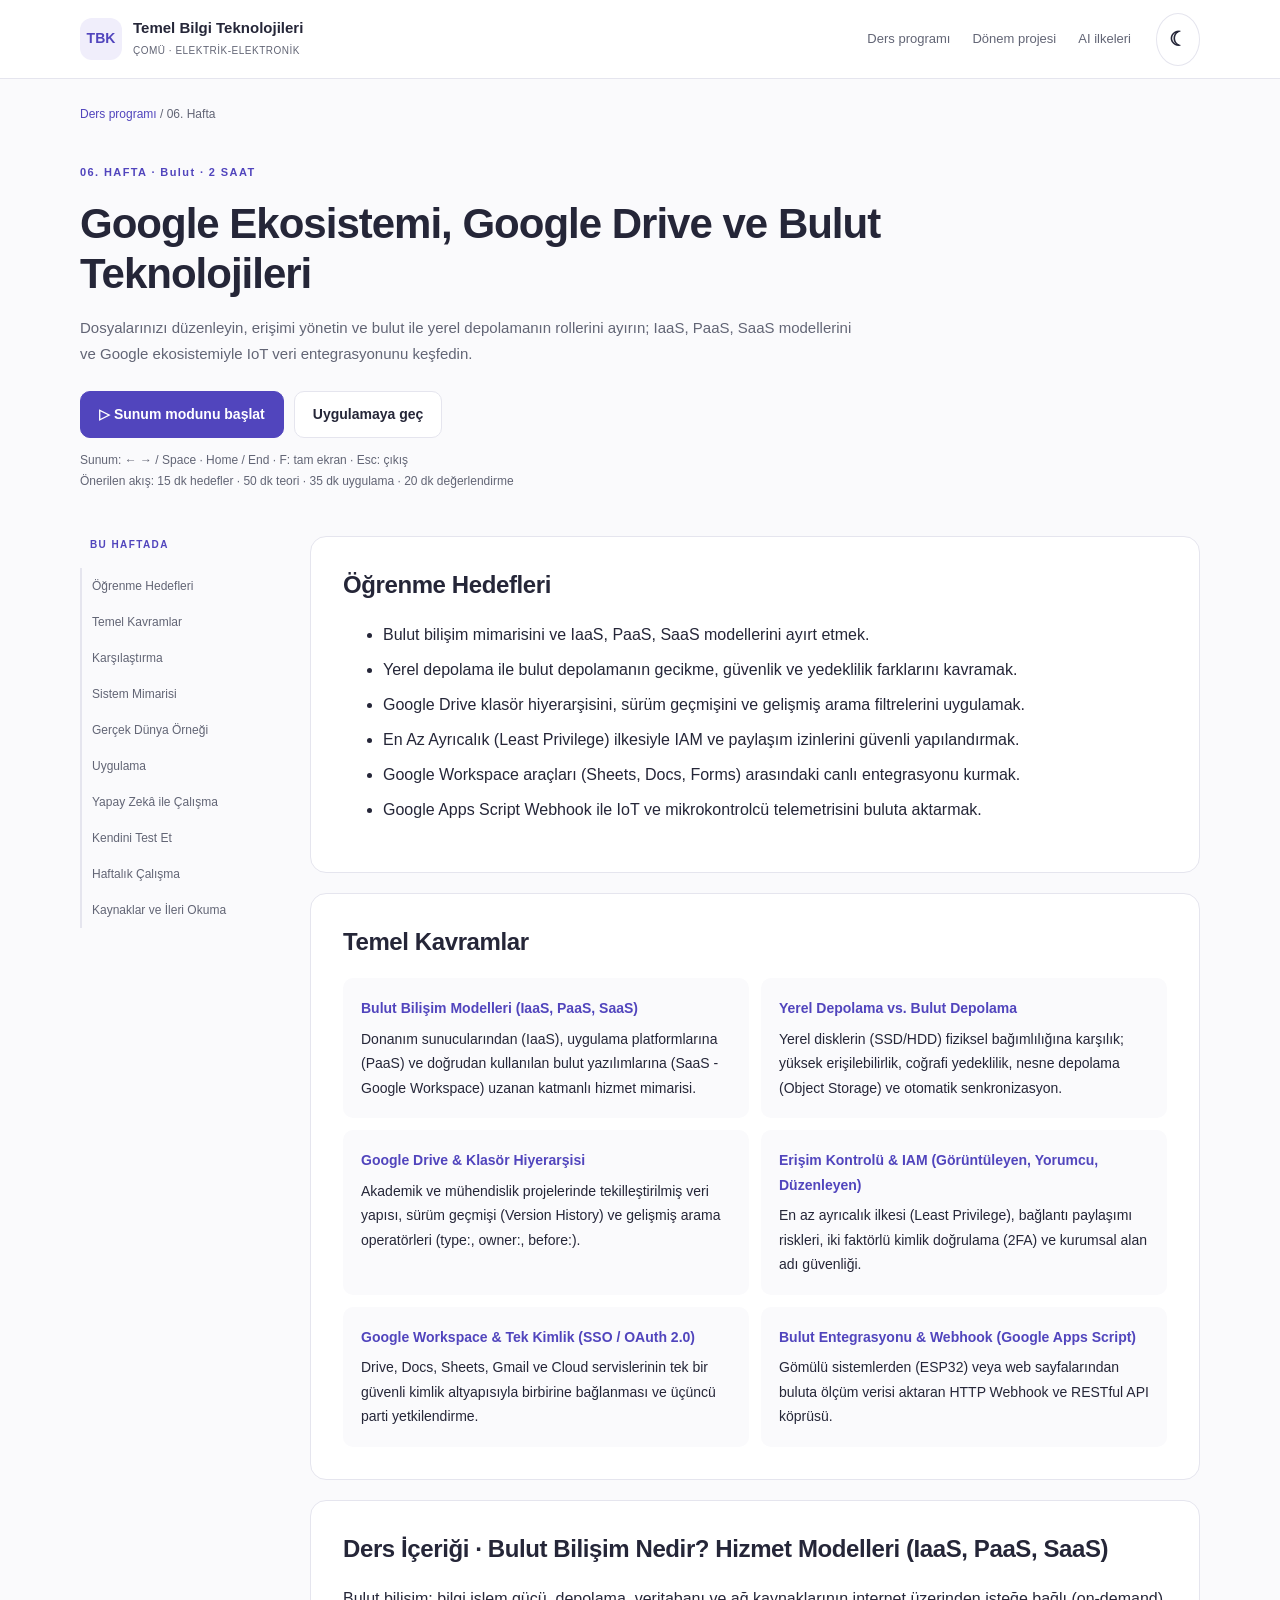
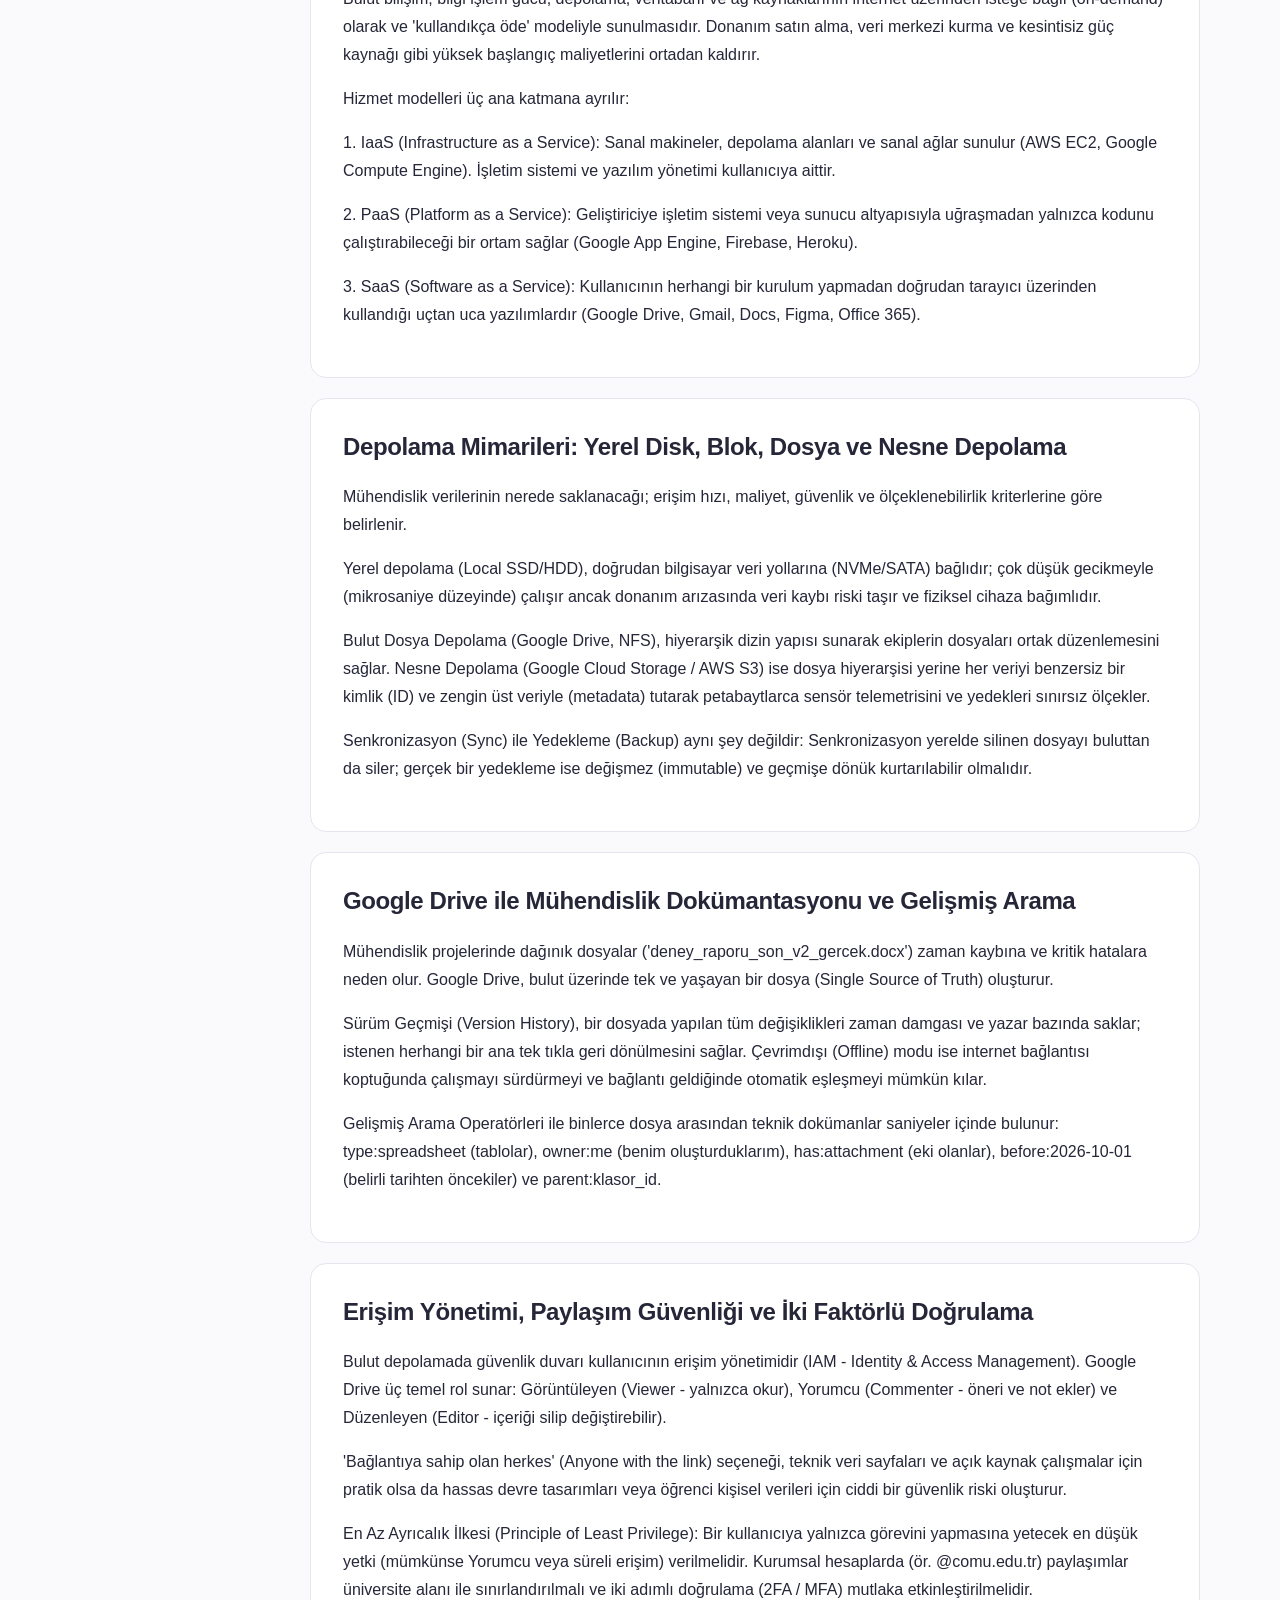
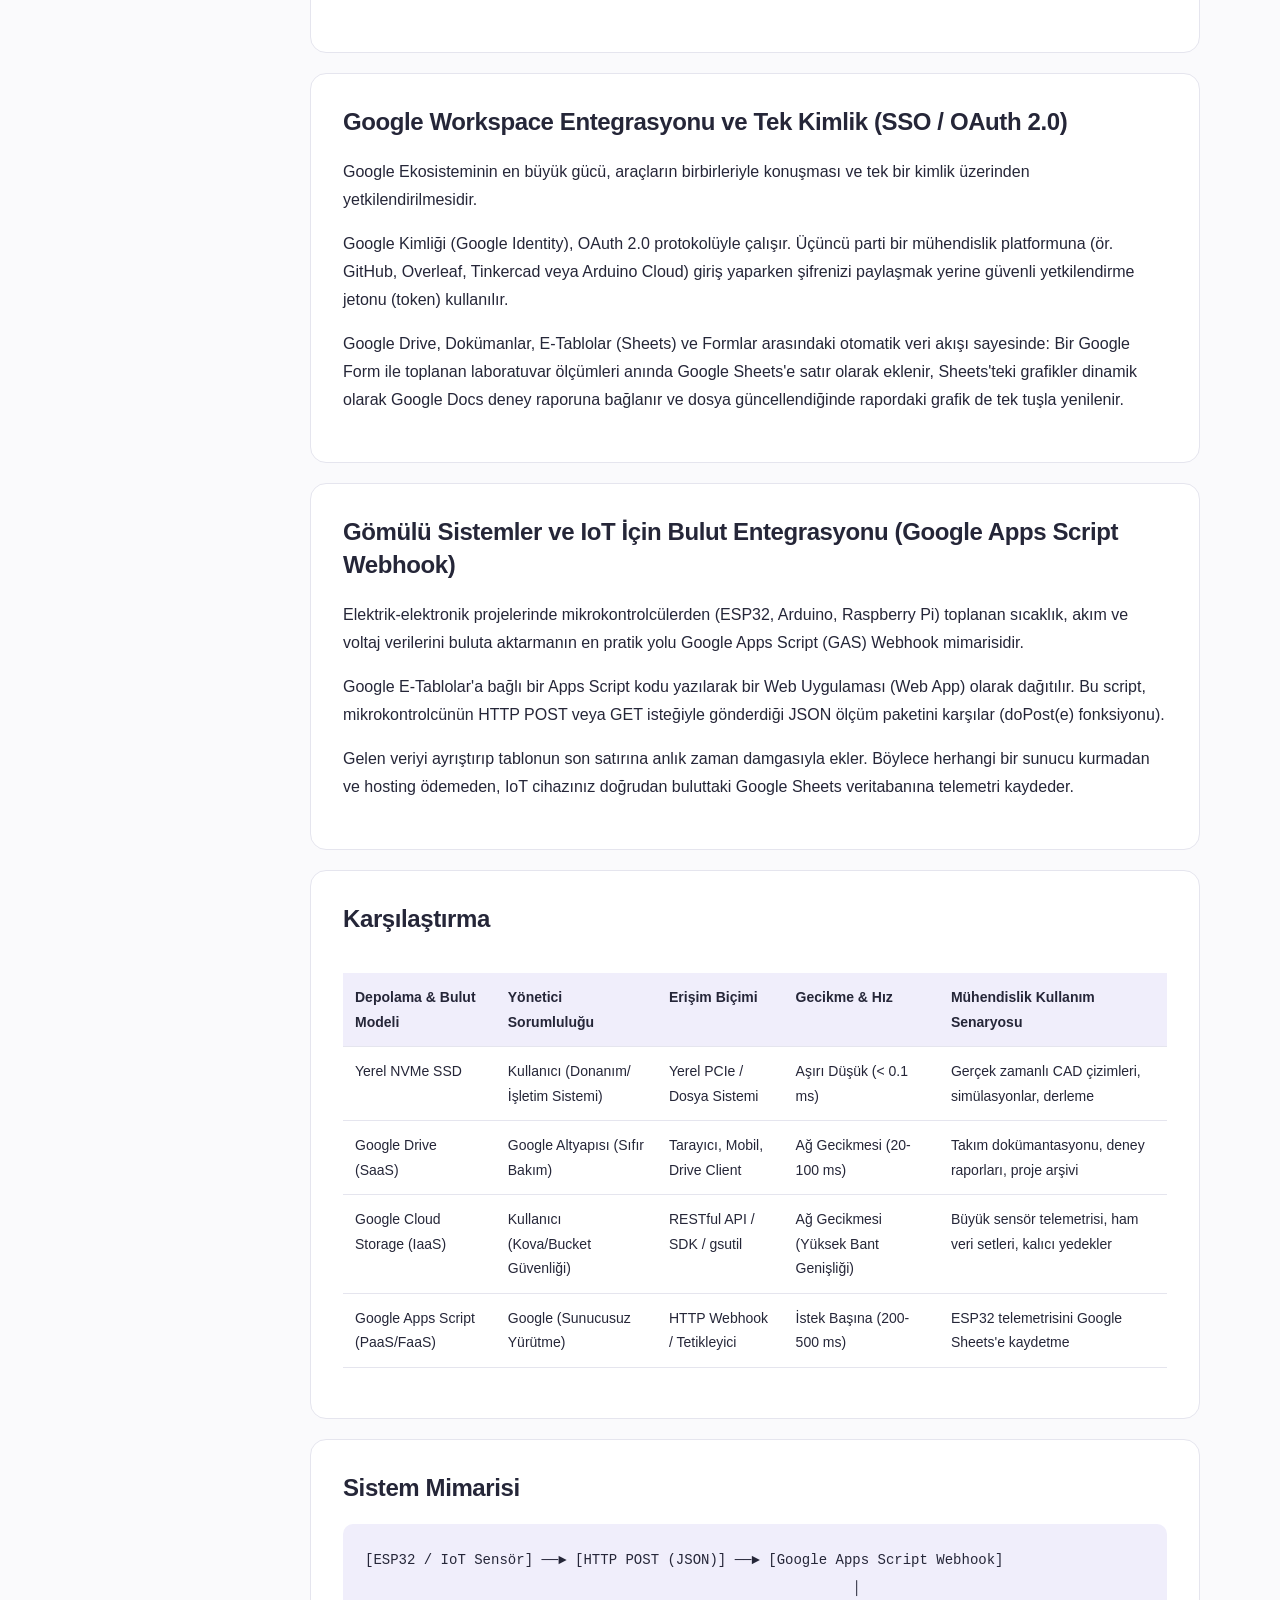
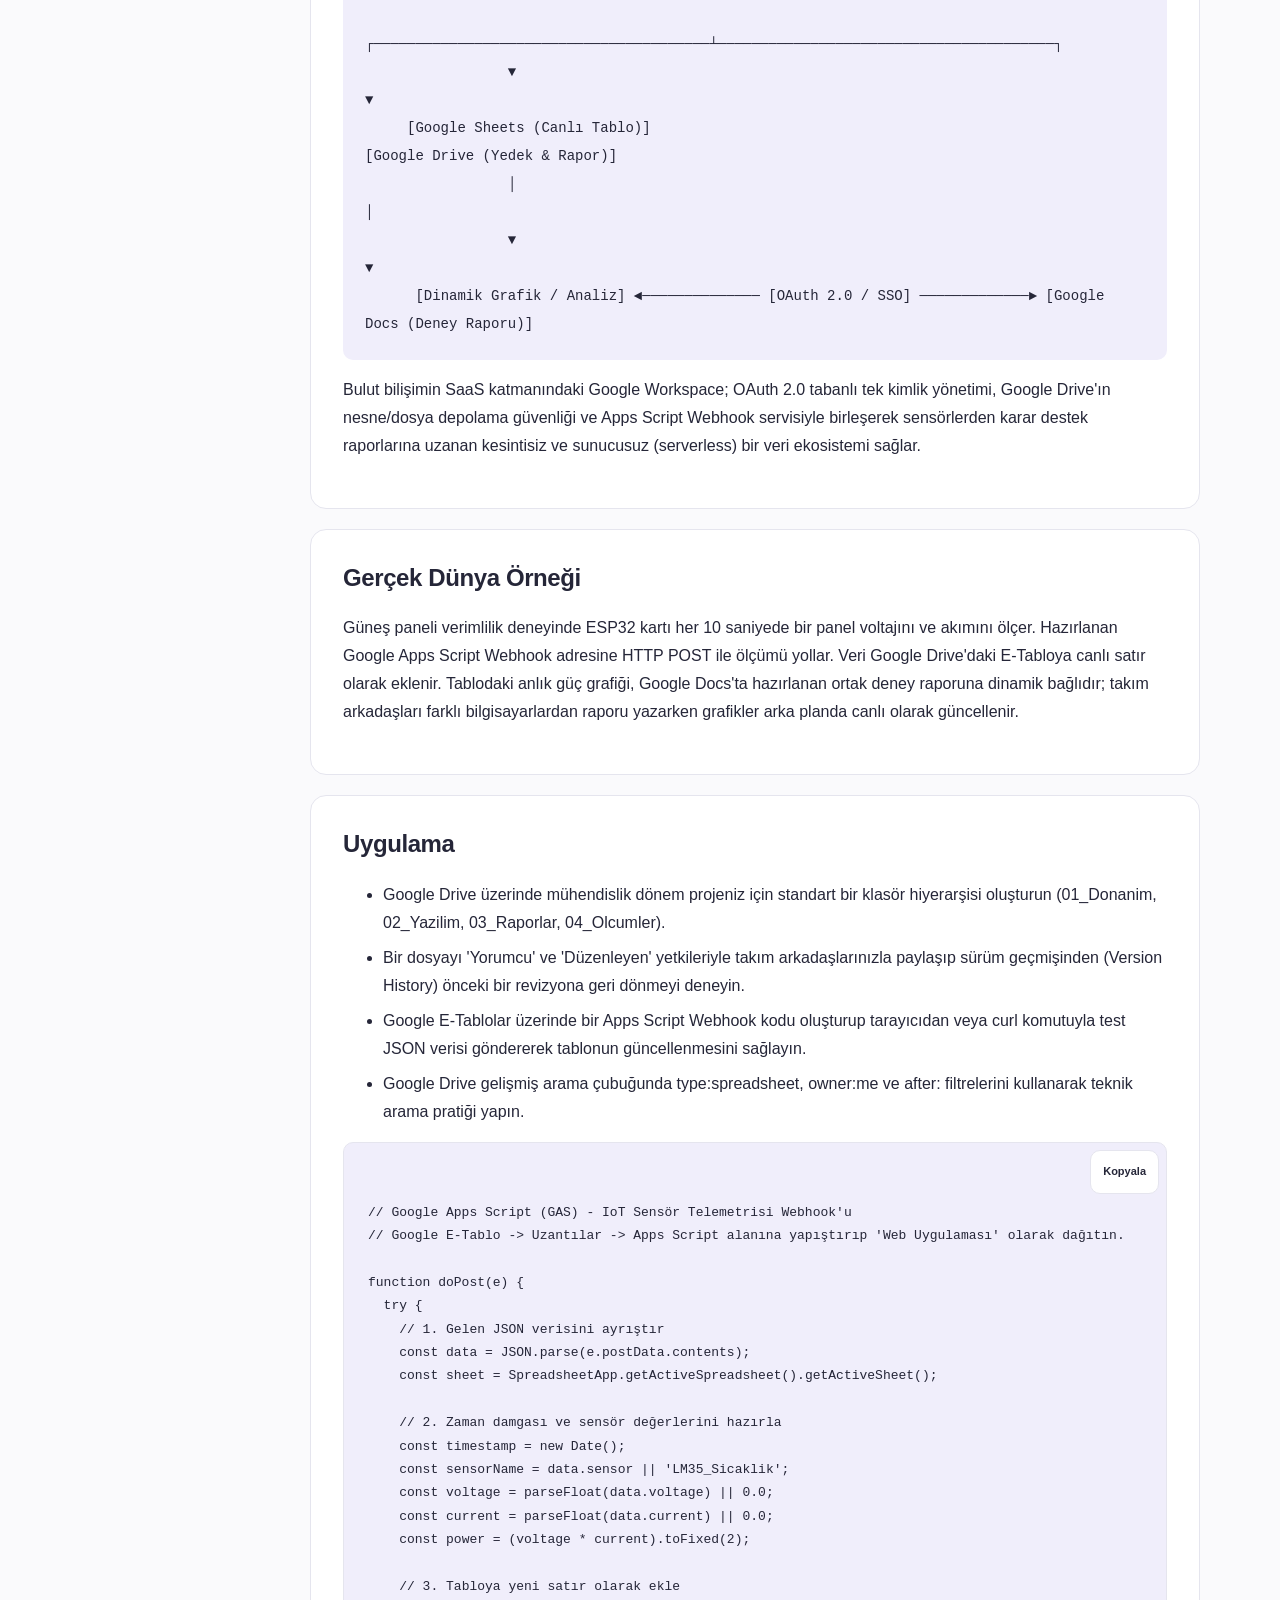
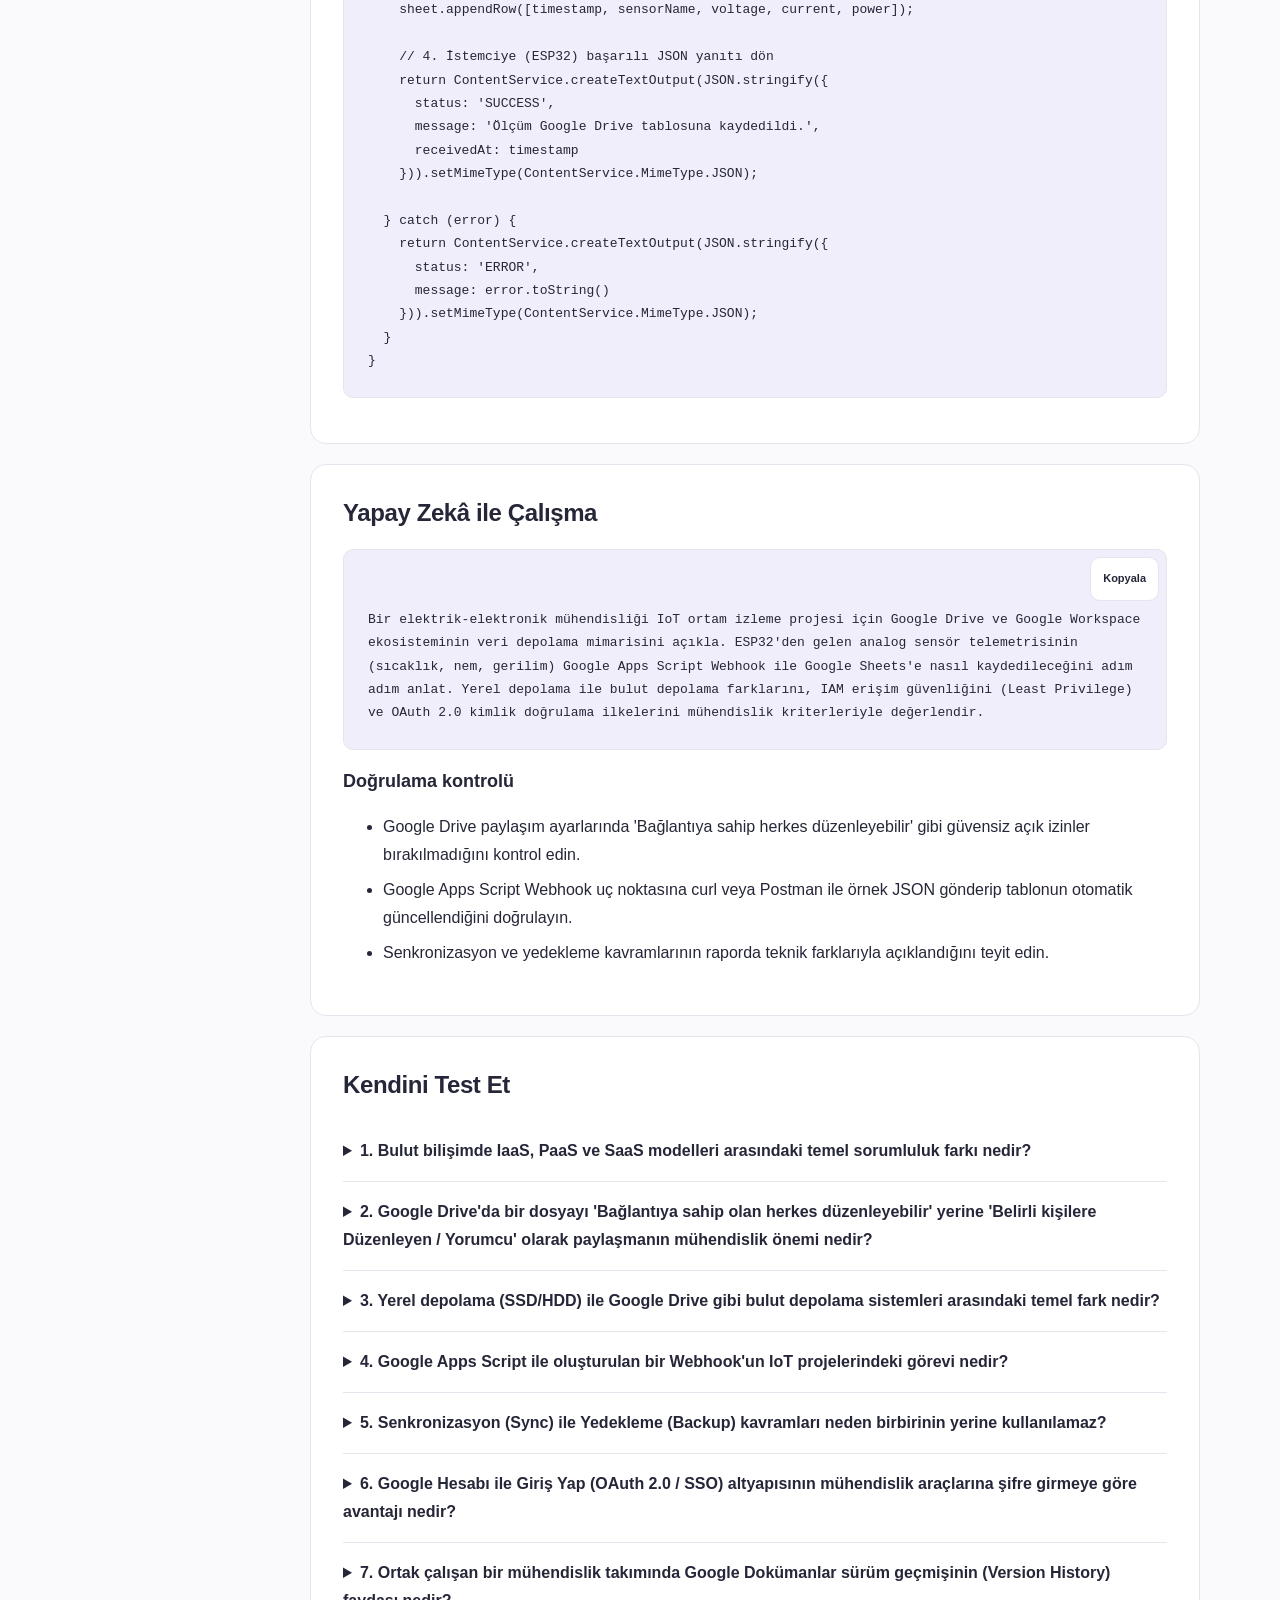
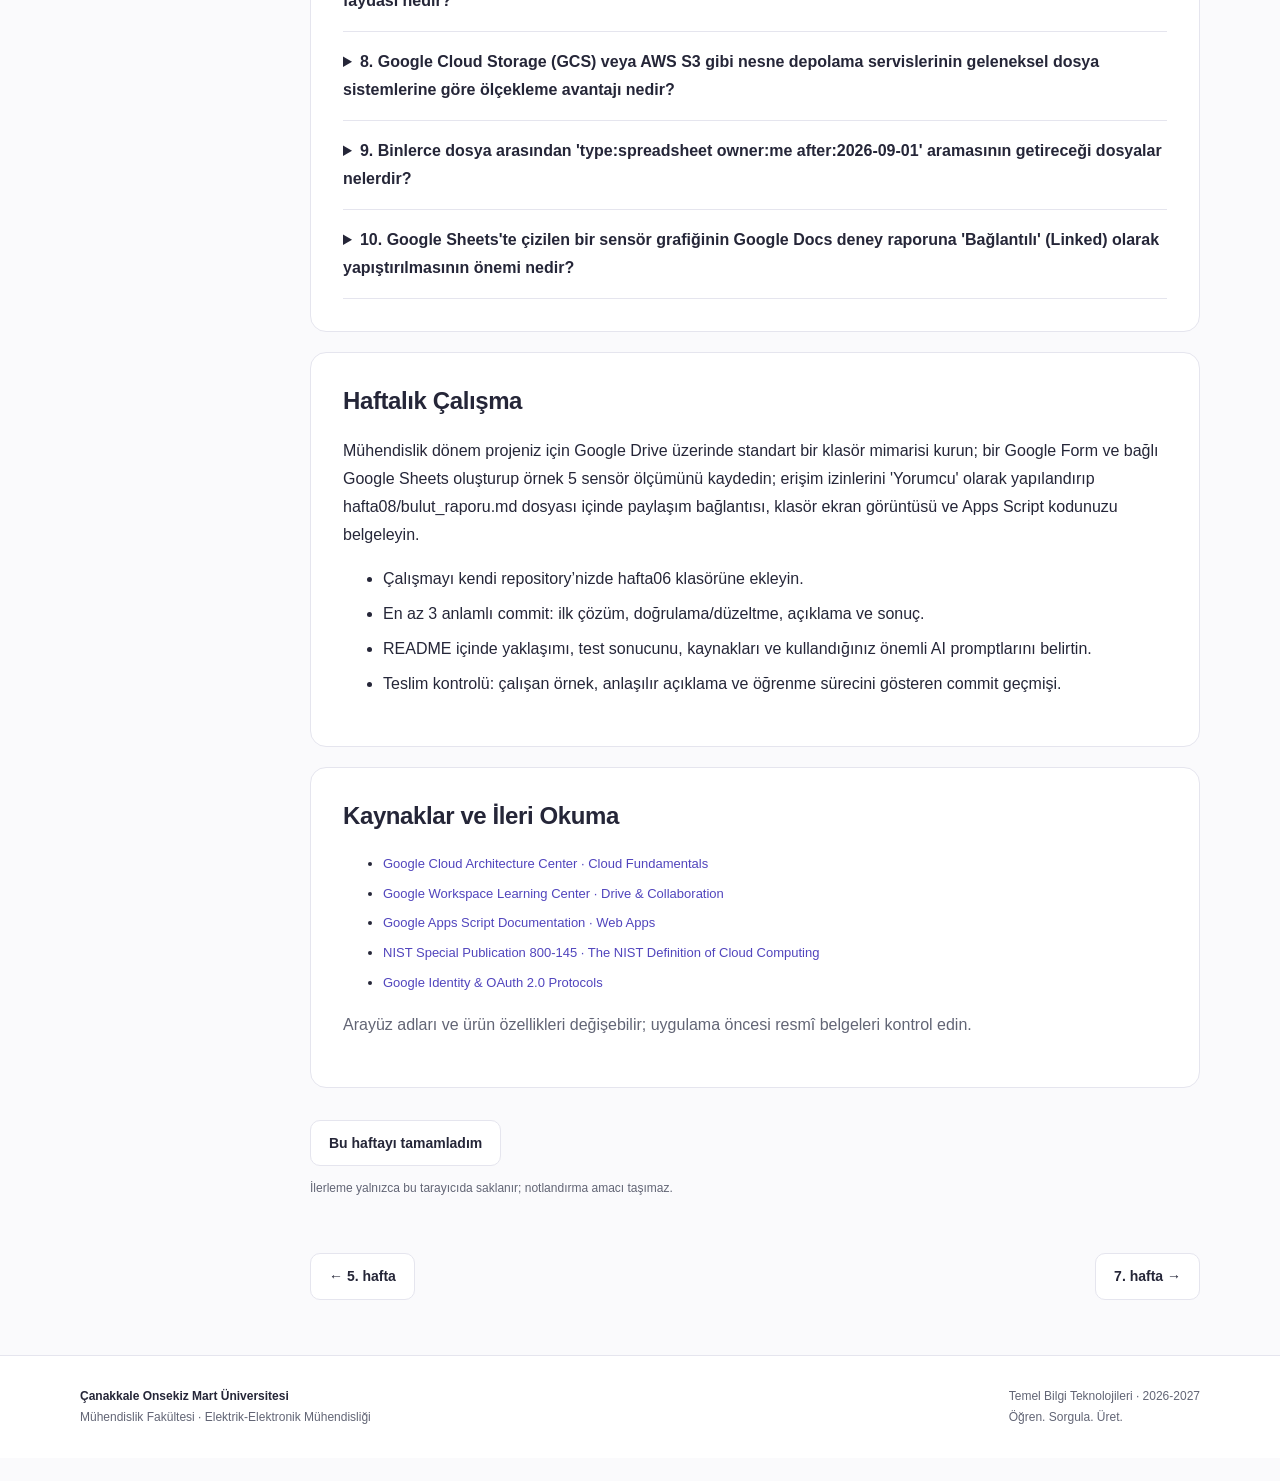
<file: weeks/week06.html>
<!doctype html><html lang="tr"><head><meta charset="utf-8"><meta name="viewport" content="width=device-width, initial-scale=1"><title>Google Ekosistemi, Google Drive ve Bulut Teknolojileri | TBK · ÇOMÜ</title><meta name="description" content="Dosyalarınızı düzenleyin, erişimi yönetin ve bulut ile yerel depolamanın rollerini ayırın; IaaS, PaaS, SaaS modellerini ve Google ekosistemiyle IoT veri entegrasyonunu keşfedin."><meta property="og:title" content="Google Ekosistemi, Google Drive ve Bulut Teknolojileri"><meta property="og:description" content="Dosyalarınızı düzenleyin, erişimi yönetin ve bulut ile yerel depolamanın rollerini ayırın; IaaS, PaaS, SaaS modellerini ve Google ekosistemiyle IoT veri entegrasyonunu keşfedin."><meta property="og:type" content="website"><meta property="og:locale" content="tr_TR"><meta name="theme-color" content="#fafafc"><link rel="icon" href="../assets/icons/favicon.svg" type="image/svg+xml"><script src="../js/theme.js"></script><link rel="stylesheet" href="../css/style.css"><link rel="stylesheet" href="../css/presentation.css"><link rel="stylesheet" href="../css/responsive.css"><script defer src="../js/main.js"></script><script defer src="../js/presentation.js"></script><script defer src="../js/demos.js"></script></head><body data-week="6"><a class="skip" href="#main">İçeriğe geç</a><header class="topbar"><nav class="nav-inner" aria-label="Ana navigasyon"><a class="brand" href="../index.html"><span class="brand-mark" aria-hidden="true">TBK</span><span><strong>Temel Bilgi Teknolojileri</strong><small>ÇOMÜ · ELEKTRİK-ELEKTRONİK</small></span></a><button class="menu-toggle" type="button" aria-expanded="false" aria-controls="primary-links" hidden>Menü <span aria-hidden="true">☰</span></button><div class="nav-links" id="primary-links"><a href="../index.html#program">Ders programı</a><a href="../index.html#proje">Dönem projesi</a><a href="../index.html#ai">AI ilkeleri</a></div><button class="theme-toggle" type="button" aria-label="Temayı değiştir">☾</button></nav></header><main id="main" class="container"><div class="breadcrumb"><a href="../index.html#program">Ders programı</a> / 06. Hafta</div><header class="lesson-header"><span class="eyebrow">06. HAFTA · Bulut · 2 SAAT</span><h1>Google Ekosistemi, Google Drive ve Bulut Teknolojileri</h1><p>Dosyalarınızı düzenleyin, erişimi yönetin ve bulut ile yerel depolamanın rollerini ayırın; IaaS, PaaS, SaaS modellerini ve Google ekosistemiyle IoT veri entegrasyonunu keşfedin.</p><div class="actions"><button class="primary" id="start-presentation">▷ Sunum modunu başlat</button><a class="button" href="#uygulama">Uygulamaya geç</a></div><p class="muted">Sunum: ← → / Space · Home / End · F: tam ekran · Esc: çıkış<br>Önerilen akış: 15 dk hedefler · 50 dk teori · 35 dk uygulama · 20 dk değerlendirme</p></header><div class="lesson-layout"><aside class="toc"><details class="toc-disclosure" open><summary>Bu haftanın içindekileri</summary><span class="eyebrow">BU HAFTADA</span><nav aria-label="Ders içindekiler"><a href="#hedefler">Öğrenme Hedefleri</a><a href="#kavramlar">Temel Kavramlar</a><a href="#karsilastirma">Karşılaştırma</a><a href="#mimari">Sistem Mimarisi</a><a href="#ornek">Gerçek Dünya Örneği</a><a href="#uygulama">Uygulama</a><a href="#ai-calisma">Yapay Zekâ ile Çalışma</a><a href="#test">Kendini Test Et</a><a href="#gorev">Haftalık Çalışma</a><a href="#kaynaklar">Kaynaklar ve İleri Okuma</a></nav></details></aside><article aria-label="Haftalık ders içeriği"><section class="lesson-section" id="hedefler" aria-labelledby="hedefler-title"><h2 id="hedefler-title">Öğrenme Hedefleri</h2><ul><li>Bulut bilişim mimarisini ve IaaS, PaaS, SaaS modellerini ayırt etmek.</li><li>Yerel depolama ile bulut depolamanın gecikme, güvenlik ve yedeklilik farklarını kavramak.</li><li>Google Drive klasör hiyerarşisini, sürüm geçmişini ve gelişmiş arama filtrelerini uygulamak.</li><li>En Az Ayrıcalık (Least Privilege) ilkesiyle IAM ve paylaşım izinlerini güvenli yapılandırmak.</li><li>Google Workspace araçları (Sheets, Docs, Forms) arasındaki canlı entegrasyonu kurmak.</li><li>Google Apps Script Webhook ile IoT ve mikrokontrolcü telemetrisini buluta aktarmak.</li></ul></section><section class="lesson-section" id="kavramlar" aria-labelledby="kavramlar-title"><h2 id="kavramlar-title">Temel Kavramlar</h2><div class="concepts"><div class="concept"><strong>Bulut Bilişim Modelleri (IaaS, PaaS, SaaS)</strong>Donanım sunucularından (IaaS), uygulama platformlarına (PaaS) ve doğrudan kullanılan bulut yazılımlarına (SaaS - Google Workspace) uzanan katmanlı hizmet mimarisi.</div><div class="concept"><strong>Yerel Depolama vs. Bulut Depolama</strong>Yerel disklerin (SSD/HDD) fiziksel bağımlılığına karşılık; yüksek erişilebilirlik, coğrafi yedeklilik, nesne depolama (Object Storage) ve otomatik senkronizasyon.</div><div class="concept"><strong>Google Drive &amp; Klasör Hiyerarşisi</strong>Akademik ve mühendislik projelerinde tekilleştirilmiş veri yapısı, sürüm geçmişi (Version History) ve gelişmiş arama operatörleri (type:, owner:, before:).</div><div class="concept"><strong>Erişim Kontrolü &amp; IAM (Görüntüleyen, Yorumcu, Düzenleyen)</strong>En az ayrıcalık ilkesi (Least Privilege), bağlantı paylaşımı riskleri, iki faktörlü kimlik doğrulama (2FA) ve kurumsal alan adı güvenliği.</div><div class="concept"><strong>Google Workspace &amp; Tek Kimlik (SSO / OAuth 2.0)</strong>Drive, Docs, Sheets, Gmail ve Cloud servislerinin tek bir güvenli kimlik altyapısıyla birbirine bağlanması ve üçüncü parti yetkilendirme.</div><div class="concept"><strong>Bulut Entegrasyonu &amp; Webhook (Google Apps Script)</strong>Gömülü sistemlerden (ESP32) veya web sayfalarından buluta ölçüm verisi aktaran HTTP Webhook ve RESTful API köprüsü.</div></div></section><section class="lesson-section" id="konu-1" aria-labelledby="konu-1-title"><h2 id="konu-1-title">Ders İçeriği · Bulut Bilişim Nedir? Hizmet Modelleri (IaaS, PaaS, SaaS)</h2><p>Bulut bilişim; bilgi işlem gücü, depolama, veritabanı ve ağ kaynaklarının internet üzerinden isteğe bağlı (on-demand) olarak ve &#x27;kullandıkça öde&#x27; modeliyle sunulmasıdır. Donanım satın alma, veri merkezi kurma ve kesintisiz güç kaynağı gibi yüksek başlangıç maliyetlerini ortadan kaldırır.</p><p>Hizmet modelleri üç ana katmana ayrılır:</p><p>1. IaaS (Infrastructure as a Service): Sanal makineler, depolama alanları ve sanal ağlar sunulur (AWS EC2, Google Compute Engine). İşletim sistemi ve yazılım yönetimi kullanıcıya aittir.</p><p>2. PaaS (Platform as a Service): Geliştiriciye işletim sistemi veya sunucu altyapısıyla uğraşmadan yalnızca kodunu çalıştırabileceği bir ortam sağlar (Google App Engine, Firebase, Heroku).</p><p>3. SaaS (Software as a Service): Kullanıcının herhangi bir kurulum yapmadan doğrudan tarayıcı üzerinden kullandığı uçtan uca yazılımlardır (Google Drive, Gmail, Docs, Figma, Office 365).</p></section><section class="lesson-section" id="konu-2" aria-labelledby="konu-2-title"><h2 id="konu-2-title">Depolama Mimarileri: Yerel Disk, Blok, Dosya ve Nesne Depolama</h2><p>Mühendislik verilerinin nerede saklanacağı; erişim hızı, maliyet, güvenlik ve ölçeklenebilirlik kriterlerine göre belirlenir.</p><p>Yerel depolama (Local SSD/HDD), doğrudan bilgisayar veri yollarına (NVMe/SATA) bağlıdır; çok düşük gecikmeyle (mikrosaniye düzeyinde) çalışır ancak donanım arızasında veri kaybı riski taşır ve fiziksel cihaza bağımlıdır.</p><p>Bulut Dosya Depolama (Google Drive, NFS), hiyerarşik dizin yapısı sunarak ekiplerin dosyaları ortak düzenlemesini sağlar. Nesne Depolama (Google Cloud Storage / AWS S3) ise dosya hiyerarşisi yerine her veriyi benzersiz bir kimlik (ID) ve zengin üst veriyle (metadata) tutarak petabaytlarca sensör telemetrisini ve yedekleri sınırsız ölçekler.</p><p>Senkronizasyon (Sync) ile Yedekleme (Backup) aynı şey değildir: Senkronizasyon yerelde silinen dosyayı buluttan da siler; gerçek bir yedekleme ise değişmez (immutable) ve geçmişe dönük kurtarılabilir olmalıdır.</p></section><section class="lesson-section" id="konu-3" aria-labelledby="konu-3-title"><h2 id="konu-3-title">Google Drive ile Mühendislik Dokümantasyonu ve Gelişmiş Arama</h2><p>Mühendislik projelerinde dağınık dosyalar (&#x27;deney_raporu_son_v2_gercek.docx&#x27;) zaman kaybına ve kritik hatalara neden olur. Google Drive, bulut üzerinde tek ve yaşayan bir dosya (Single Source of Truth) oluşturur.</p><p>Sürüm Geçmişi (Version History), bir dosyada yapılan tüm değişiklikleri zaman damgası ve yazar bazında saklar; istenen herhangi bir ana tek tıkla geri dönülmesini sağlar. Çevrimdışı (Offline) modu ise internet bağlantısı koptuğunda çalışmayı sürdürmeyi ve bağlantı geldiğinde otomatik eşleşmeyi mümkün kılar.</p><p>Gelişmiş Arama Operatörleri ile binlerce dosya arasından teknik dokümanlar saniyeler içinde bulunur: type:spreadsheet (tablolar), owner:me (benim oluşturduklarım), has:attachment (eki olanlar), before:2026-10-01 (belirli tarihten öncekiler) ve parent:klasor_id.</p></section><section class="lesson-section" id="konu-4" aria-labelledby="konu-4-title"><h2 id="konu-4-title">Erişim Yönetimi, Paylaşım Güvenliği ve İki Faktörlü Doğrulama</h2><p>Bulut depolamada güvenlik duvarı kullanıcının erişim yönetimidir (IAM - Identity &amp; Access Management). Google Drive üç temel rol sunar: Görüntüleyen (Viewer - yalnızca okur), Yorumcu (Commenter - öneri ve not ekler) ve Düzenleyen (Editor - içeriği silip değiştirebilir).</p><p>&#x27;Bağlantıya sahip olan herkes&#x27; (Anyone with the link) seçeneği, teknik veri sayfaları ve açık kaynak çalışmalar için pratik olsa da hassas devre tasarımları veya öğrenci kişisel verileri için ciddi bir güvenlik riski oluşturur.</p><p>En Az Ayrıcalık İlkesi (Principle of Least Privilege): Bir kullanıcıya yalnızca görevini yapmasına yetecek en düşük yetki (mümkünse Yorumcu veya süreli erişim) verilmelidir. Kurumsal hesaplarda (ör. @comu.edu.tr) paylaşımlar üniversite alanı ile sınırlandırılmalı ve iki adımlı doğrulama (2FA / MFA) mutlaka etkinleştirilmelidir.</p></section><section class="lesson-section" id="konu-5" aria-labelledby="konu-5-title"><h2 id="konu-5-title">Google Workspace Entegrasyonu ve Tek Kimlik (SSO / OAuth 2.0)</h2><p>Google Ekosisteminin en büyük gücü, araçların birbirleriyle konuşması ve tek bir kimlik üzerinden yetkilendirilmesidir.</p><p>Google Kimliği (Google Identity), OAuth 2.0 protokolüyle çalışır. Üçüncü parti bir mühendislik platformuna (ör. GitHub, Overleaf, Tinkercad veya Arduino Cloud) giriş yaparken şifrenizi paylaşmak yerine güvenli yetkilendirme jetonu (token) kullanılır.</p><p>Google Drive, Dokümanlar, E-Tablolar (Sheets) ve Formlar arasındaki otomatik veri akışı sayesinde: Bir Google Form ile toplanan laboratuvar ölçümleri anında Google Sheets&#x27;e satır olarak eklenir, Sheets&#x27;teki grafikler dinamik olarak Google Docs deney raporuna bağlanır ve dosya güncellendiğinde rapordaki grafik de tek tuşla yenilenir.</p></section><section class="lesson-section" id="konu-6" aria-labelledby="konu-6-title"><h2 id="konu-6-title">Gömülü Sistemler ve IoT İçin Bulut Entegrasyonu (Google Apps Script Webhook)</h2><p>Elektrik-elektronik projelerinde mikrokontrolcülerden (ESP32, Arduino, Raspberry Pi) toplanan sıcaklık, akım ve voltaj verilerini buluta aktarmanın en pratik yolu Google Apps Script (GAS) Webhook mimarisidir.</p><p>Google E-Tablolar&#x27;a bağlı bir Apps Script kodu yazılarak bir Web Uygulaması (Web App) olarak dağıtılır. Bu script, mikrokontrolcünün HTTP POST veya GET isteğiyle gönderdiği JSON ölçüm paketini karşılar (doPost(e) fonksiyonu).</p><p>Gelen veriyi ayrıştırıp tablonun son satırına anlık zaman damgasıyla ekler. Böylece herhangi bir sunucu kurmadan ve hosting ödemeden, IoT cihazınız doğrudan buluttaki Google Sheets veritabanına telemetri kaydeder.</p></section><section class="lesson-section" id="karsilastirma" aria-labelledby="karsilastirma-title"><h2 id="karsilastirma-title">Karşılaştırma</h2><div class="table-wrap"><table><thead><tr><th scope="col">Depolama &amp; Bulut Modeli</th><th scope="col">Yönetici Sorumluluğu</th><th scope="col">Erişim Biçimi</th><th scope="col">Gecikme &amp; Hız</th><th scope="col">Mühendislik Kullanım Senaryosu</th></tr></thead><tbody><tr><td>Yerel NVMe SSD</td><td>Kullanıcı (Donanım/İşletim Sistemi)</td><td>Yerel PCIe / Dosya Sistemi</td><td>Aşırı Düşük (&lt; 0.1 ms)</td><td>Gerçek zamanlı CAD çizimleri, simülasyonlar, derleme</td></tr><tr><td>Google Drive (SaaS)</td><td>Google Altyapısı (Sıfır Bakım)</td><td>Tarayıcı, Mobil, Drive Client</td><td>Ağ Gecikmesi (20-100 ms)</td><td>Takım dokümantasyonu, deney raporları, proje arşivi</td></tr><tr><td>Google Cloud Storage (IaaS)</td><td>Kullanıcı (Kova/Bucket Güvenliği)</td><td>RESTful API / SDK / gsutil</td><td>Ağ Gecikmesi (Yüksek Bant Genişliği)</td><td>Büyük sensör telemetrisi, ham veri setleri, kalıcı yedekler</td></tr><tr><td>Google Apps Script (PaaS/FaaS)</td><td>Google (Sunucusuz Yürütme)</td><td>HTTP Webhook / Tetikleyici</td><td>İstek Başına (200-500 ms)</td><td>ESP32 telemetrisini Google Sheets&#x27;e kaydetme</td></tr></tbody></table></div></section><section class="lesson-section" id="mimari" aria-labelledby="mimari-title"><h2 id="mimari-title">Sistem Mimarisi</h2><div class="diagram">[ESP32 / IoT Sensör] ──► [HTTP POST (JSON)] ──► [Google Apps Script Webhook]
                                                          │
                 ┌────────────────────────────────────────┴────────────────────────────────────────┐
                 ▼                                                                                 ▼
     [Google Sheets (Canlı Tablo)]                                                    [Google Drive (Yedek &amp; Rapor)]
                 │                                                                                 │
                 ▼                                                                                 ▼
      [Dinamik Grafik / Analiz] ◄────────────── [OAuth 2.0 / SSO] ─────────────► [Google Docs (Deney Raporu)]</div><p>Bulut bilişimin SaaS katmanındaki Google Workspace; OAuth 2.0 tabanlı tek kimlik yönetimi, Google Drive&#x27;ın nesne/dosya depolama güvenliği ve Apps Script Webhook servisiyle birleşerek sensörlerden karar destek raporlarına uzanan kesintisiz ve sunucusuz (serverless) bir veri ekosistemi sağlar.</p></section><section class="lesson-section" id="ornek" aria-labelledby="ornek-title"><h2 id="ornek-title">Gerçek Dünya Örneği</h2><p>Güneş paneli verimlilik deneyinde ESP32 kartı her 10 saniyede bir panel voltajını ve akımını ölçer. Hazırlanan Google Apps Script Webhook adresine HTTP POST ile ölçümü yollar. Veri Google Drive&#x27;daki E-Tabloya canlı satır olarak eklenir. Tablodaki anlık güç grafiği, Google Docs&#x27;ta hazırlanan ortak deney raporuna dinamik bağlıdır; takım arkadaşları farklı bilgisayarlardan raporu yazarken grafikler arka planda canlı olarak güncellenir.</p></section><section class="lesson-section" id="uygulama" aria-labelledby="uygulama-title"><h2 id="uygulama-title">Uygulama</h2><ul><li>Google Drive üzerinde mühendislik dönem projeniz için standart bir klasör hiyerarşisi oluşturun (01_Donanim, 02_Yazilim, 03_Raporlar, 04_Olcumler).</li><li>Bir dosyayı &#x27;Yorumcu&#x27; ve &#x27;Düzenleyen&#x27; yetkileriyle takım arkadaşlarınızla paylaşıp sürüm geçmişinden (Version History) önceki bir revizyona geri dönmeyi deneyin.</li><li>Google E-Tablolar üzerinde bir Apps Script Webhook kodu oluşturup tarayıcıdan veya curl komutuyla test JSON verisi göndererek tablonun güncellenmesini sağlayın.</li><li>Google Drive gelişmiş arama çubuğunda type:spreadsheet, owner:me ve after: filtrelerini kullanarak teknik arama pratiği yapın.</li></ul><div class="code-wrap"><pre><code>// Google Apps Script (GAS) - IoT Sensör Telemetrisi Webhook&#x27;u
// Google E-Tablo -&gt; Uzantılar -&gt; Apps Script alanına yapıştırıp &#x27;Web Uygulaması&#x27; olarak dağıtın.

function doPost(e) {
  try {
    // 1. Gelen JSON verisini ayrıştır
    const data = JSON.parse(e.postData.contents);
    const sheet = SpreadsheetApp.getActiveSpreadsheet().getActiveSheet();
    
    // 2. Zaman damgası ve sensör değerlerini hazırla
    const timestamp = new Date();
    const sensorName = data.sensor || &#x27;LM35_Sicaklik&#x27;;
    const voltage = parseFloat(data.voltage) || 0.0;
    const current = parseFloat(data.current) || 0.0;
    const power = (voltage * current).toFixed(2);
    
    // 3. Tabloya yeni satır olarak ekle
    sheet.appendRow([timestamp, sensorName, voltage, current, power]);
    
    // 4. İstemciye (ESP32) başarılı JSON yanıtı dön
    return ContentService.createTextOutput(JSON.stringify({
      status: &#x27;SUCCESS&#x27;,
      message: &#x27;Ölçüm Google Drive tablosuna kaydedildi.&#x27;,
      receivedAt: timestamp
    })).setMimeType(ContentService.MimeType.JSON);
    
  } catch (error) {
    return ContentService.createTextOutput(JSON.stringify({
      status: &#x27;ERROR&#x27;,
      message: error.toString()
    })).setMimeType(ContentService.MimeType.JSON);
  }
}</code></pre></div></section><section class="lesson-section" id="ai-calisma" aria-labelledby="ai-calisma-title"><h2 id="ai-calisma-title">Yapay Zekâ ile Çalışma</h2><div class="code-wrap"><pre><code>Bir elektrik-elektronik mühendisliği IoT ortam izleme projesi için Google Drive ve Google Workspace ekosisteminin veri depolama mimarisini açıkla. ESP32&#x27;den gelen analog sensör telemetrisinin (sıcaklık, nem, gerilim) Google Apps Script Webhook ile Google Sheets&#x27;e nasıl kaydedileceğini adım adım anlat. Yerel depolama ile bulut depolama farklarını, IAM erişim güvenliğini (Least Privilege) ve OAuth 2.0 kimlik doğrulama ilkelerini mühendislik kriterleriyle değerlendir.</code></pre></div><h3>Doğrulama kontrolü</h3><ul><li>Google Drive paylaşım ayarlarında &#x27;Bağlantıya sahip herkes düzenleyebilir&#x27; gibi güvensiz açık izinler bırakılmadığını kontrol edin.</li><li>Google Apps Script Webhook uç noktasına curl veya Postman ile örnek JSON gönderip tablonun otomatik güncellendiğini doğrulayın.</li><li>Senkronizasyon ve yedekleme kavramlarının raporda teknik farklarıyla açıklandığını teyit edin.</li></ul></section><section class="lesson-section" id="test" aria-labelledby="test-title"><h2 id="test-title">Kendini Test Et</h2><details><summary>1. Bulut bilişimde IaaS, PaaS ve SaaS modelleri arasındaki temel sorumluluk farkı nedir?</summary><p>IaaS&#x27;ta kullanıcı sanal sunucu ve işletim sistemini yönetir; PaaS&#x27;ta altyapı sağlayıcıya ait olup kullanıcı yalnızca uygulama kodunu yükler; SaaS&#x27;ta ise tüm altyapı ve yazılım sağlayıcı tarafından sunulur, kullanıcı doğrudan uygulamayı tüketir.</p></details><details><summary>2. Google Drive&#x27;da bir dosyayı &#x27;Bağlantıya sahip olan herkes düzenleyebilir&#x27; yerine &#x27;Belirli kişilere Düzenleyen / Yorumcu&#x27; olarak paylaşmanın mühendislik önemi nedir?</summary><p>En Az Ayrıcalık (Least Privilege) ilkesine uyarak yetkisiz kişilerin devre tasarımlarını veya ölçüm tablolarını kazara silmesini/değiştirmesini engeller ve veri güvenliği denetim izini korur.</p></details><details><summary>3. Yerel depolama (SSD/HDD) ile Google Drive gibi bulut depolama sistemleri arasındaki temel fark nedir?</summary><p>Yerel depolama yüksek hız ve düşük gecikme sunar ancak fiziksel cihaza bağımlıdır ve donanım arızasında veri kaybı riski taşır; bulut depolama ise coğrafi yedeklilik, her yerden erişim ve sürüm geçmişi sağlar.</p></details><details><summary>4. Google Apps Script ile oluşturulan bir Webhook&#x27;un IoT projelerindeki görevi nedir?</summary><p>Mikrokontrolcülerden (ESP32) gelen HTTP POST isteklerini karşılayıp sensör verilerini ek bir sunucu maliyeti olmadan doğrudan Google Sheets tablosuna yazan sunucusuz (serverless) bir köprü görevi görür.</p></details><details><summary>5. Senkronizasyon (Sync) ile Yedekleme (Backup) kavramları neden birbirinin yerine kullanılamaz?</summary><p>Senkronizasyon iki ortamı anlık eşitler; yerelde yapılan bir silme veya fidye yazılımı (ransomware) bozulması buluta da yansır. Gerçek yedekleme ise bağımsız, değişmez ve geçmiş zaman noktalarına dönülebilen kopyalardır.</p></details><details><summary>6. Google Hesabı ile Giriş Yap (OAuth 2.0 / SSO) altyapısının mühendislik araçlarına şifre girmeye göre avantajı nedir?</summary><p>Kullanıcının ana Google şifresi üçüncü parti uygulamayla paylaşılmaz; yalnızca belirli izinleri (ör. sadece e-posta okuma) kapsayan süreli bir yetkilendirme jetonu (access token) kullanılır.</p></details><details><summary>7. Ortak çalışan bir mühendislik takımında Google Dokümanlar sürüm geçmişinin (Version History) faydası nedir?</summary><p>Kimin hangi satırı, ne zaman eklediğini veya sildiğini renkli olarak gösterir ve herhangi bir hata veya çakışma durumunda tek tıkla projenin eski bir versiyonuna dönülmesini sağlar.</p></details><details><summary>8. Google Cloud Storage (GCS) veya AWS S3 gibi nesne depolama servislerinin geleneksel dosya sistemlerine göre ölçekleme avantajı nedir?</summary><p>Dizin ağacı ve dosya kilitleme kısıtlamaları yerine her veriyi benzersiz bir anahtar (key), veri gövdesi ve metadata ile tutarak milyarlarca sensör telemetrisi dosyasını sınırsız yatay ölçekler.</p></details><details><summary>9. Binlerce dosya arasından &#x27;type:spreadsheet owner:me after:2026-09-01&#x27; aramasının getireceği dosyalar nelerdir?</summary><p>Yalnızca kullanıcının kendi oluşturduğu (owner:me), Google E-Tablo formatındaki (type:spreadsheet) ve 1 Eylül 2026 tarihinden sonra kaydedilmiş teknik tablolar listelenir.</p></details><details><summary>10. Google Sheets&#x27;te çizilen bir sensör grafiğinin Google Docs deney raporuna &#x27;Bağlantılı&#x27; (Linked) olarak yapıştırılmasının önemi nedir?</summary><p>E-Tabloya yeni sensör verileri işlendiğinde rapordaki &#x27;Güncelle&#x27; butonuyla raporun içindeki grafiğin de otomatik yenilenmesini sağlayarak manuel ekran görüntüsü alma zahmetini ortadan kaldırır.</p></details></section><section class="lesson-section" id="gorev" aria-labelledby="gorev-title"><h2 id="gorev-title">Haftalık Çalışma</h2><p>Mühendislik dönem projeniz için Google Drive üzerinde standart bir klasör mimarisi kurun; bir Google Form ve bağlı Google Sheets oluşturup örnek 5 sensör ölçümünü kaydedin; erişim izinlerini &#x27;Yorumcu&#x27; olarak yapılandırıp hafta08/bulut_raporu.md dosyası içinde paylaşım bağlantısı, klasör ekran görüntüsü ve Apps Script kodunuzu belgeleyin.</p><ul><li>Çalışmayı kendi repository’nizde hafta06 klasörüne ekleyin.</li><li>En az 3 anlamlı commit: ilk çözüm, doğrulama/düzeltme, açıklama ve sonuç.</li><li>README içinde yaklaşımı, test sonucunu, kaynakları ve kullandığınız önemli AI promptlarını belirtin.</li><li>Teslim kontrolü: çalışan örnek, anlaşılır açıklama ve öğrenme sürecini gösteren commit geçmişi.</li></ul></section><section class="lesson-section" id="kaynaklar" aria-labelledby="kaynaklar-title"><h2 id="kaynaklar-title">Kaynaklar ve İleri Okuma</h2><ul class="source-list"><li><a href="https://cloud.google.com/architecture">Google Cloud Architecture Center · Cloud Fundamentals</a></li><li><a href="https://support.google.com/a/users">Google Workspace Learning Center · Drive &amp; Collaboration</a></li><li><a href="https://developers.google.com/apps-script/guides/web">Google Apps Script Documentation · Web Apps</a></li><li><a href="https://csrc.nist.gov/publications/detail/sp/800-145/final">NIST Special Publication 800-145 · The NIST Definition of Cloud Computing</a></li><li><a href="https://developers.google.com/identity/protocols/oauth2">Google Identity &amp; OAuth 2.0 Protocols</a></li></ul><p class="muted">Arayüz adları ve ürün özellikleri değişebilir; uygulama öncesi resmî belgeleri kontrol edin.</p></section><div class="completion"><button id="mark-complete" aria-pressed="false">Bu haftayı tamamladım</button><p class="muted">İlerleme yalnızca bu tarayıcıda saklanır; notlandırma amacı taşımaz.</p></div><nav class="week-nav" aria-label="Haftalar arası navigasyon"><a class="button" href="week05.html">← 5. hafta</a><a class="button" href="week07.html">7. hafta →</a></nav></article></div></main><div class="presentation-controls" hidden role="region" aria-label="Sunum denetimleri"><progress id="slide-progress" max="100" value="0" aria-label="Sunum ilerlemesi"></progress><button id="slide-prev" aria-label="Önceki slayt">←</button><output id="slide-count" aria-live="polite"></output><button id="slide-next" aria-label="Sonraki slayt">→</button><button id="slide-fullscreen">Tam ekran</button><button id="slide-exit">Çıkış (Esc)</button><span class="sr-only" id="presentation-message" aria-live="polite"></span></div><footer class="footer"><div class="container"><div><strong>Çanakkale Onsekiz Mart Üniversitesi</strong><br>Mühendislik Fakültesi · Elektrik-Elektronik Mühendisliği</div><div>Temel Bilgi Teknolojileri · 2026-2027<br>Öğren. Sorgula. Üret.</div></div></footer></body></html>
</file>
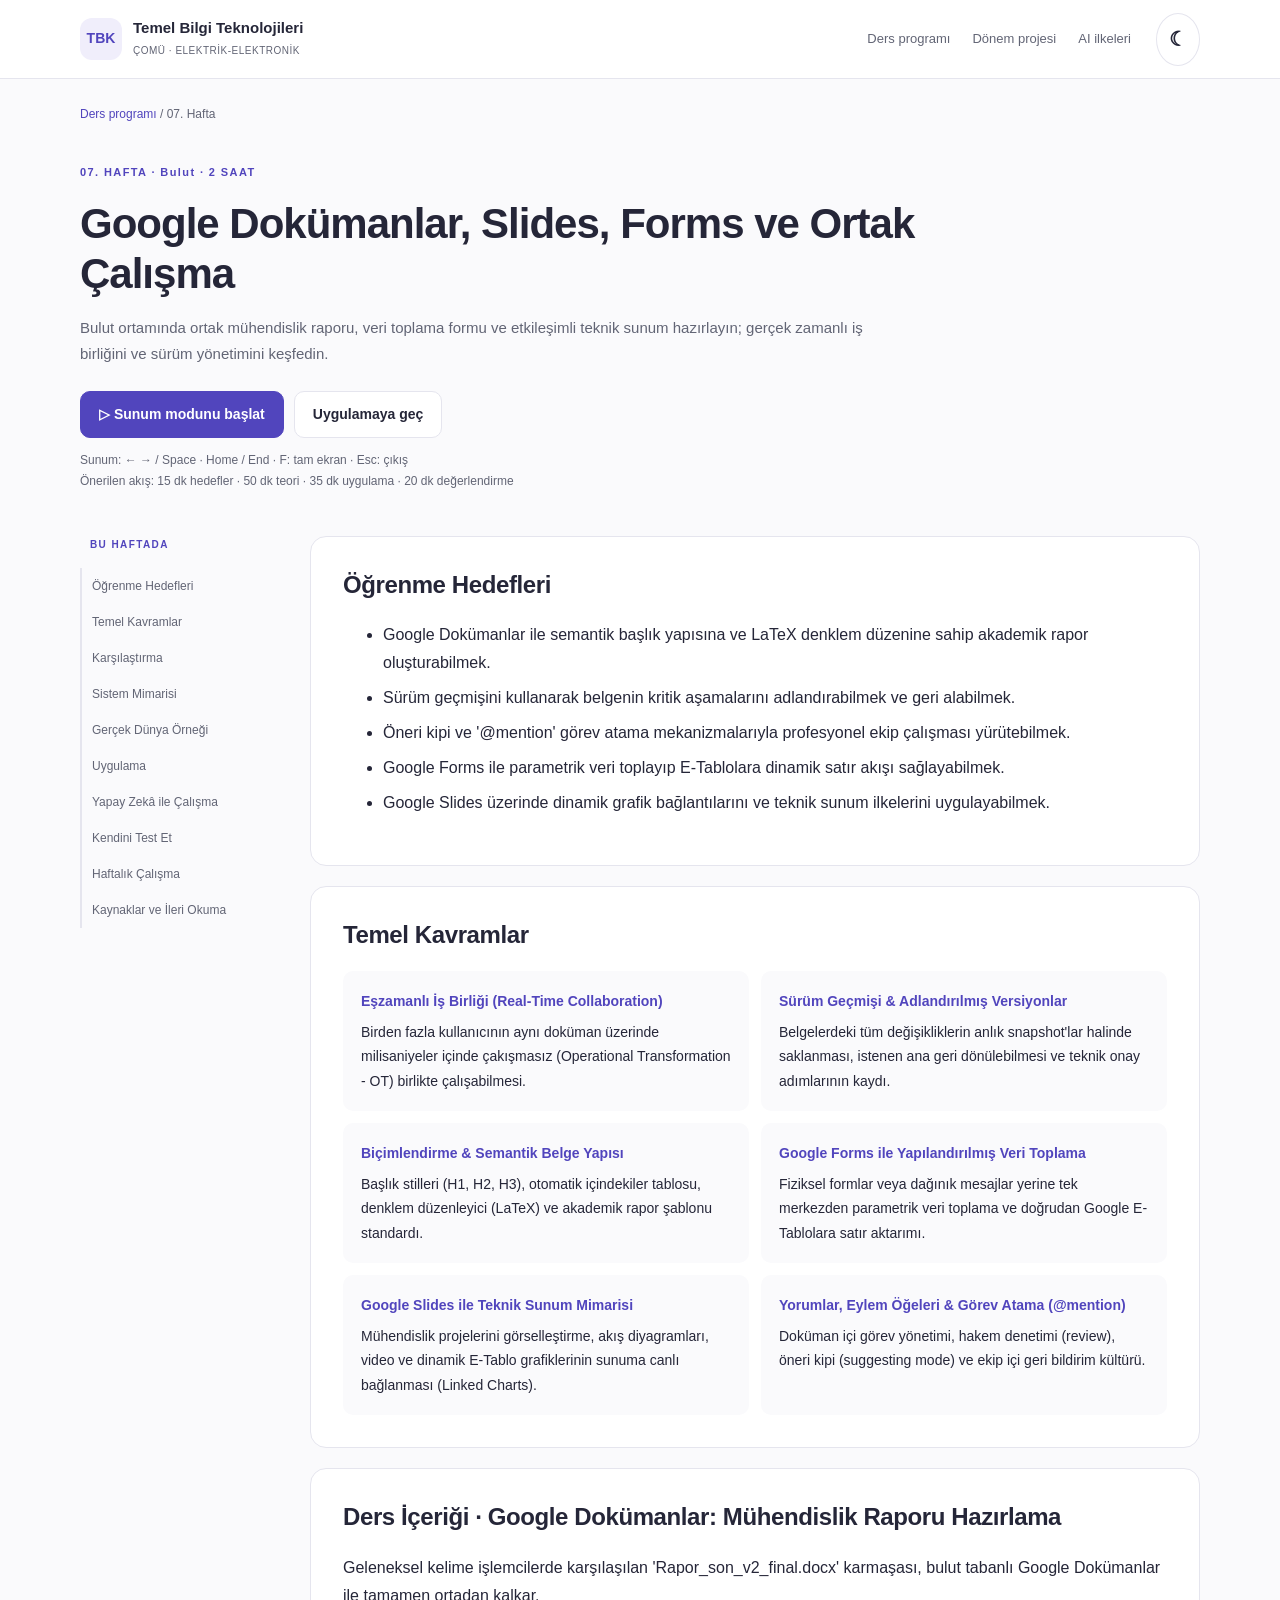
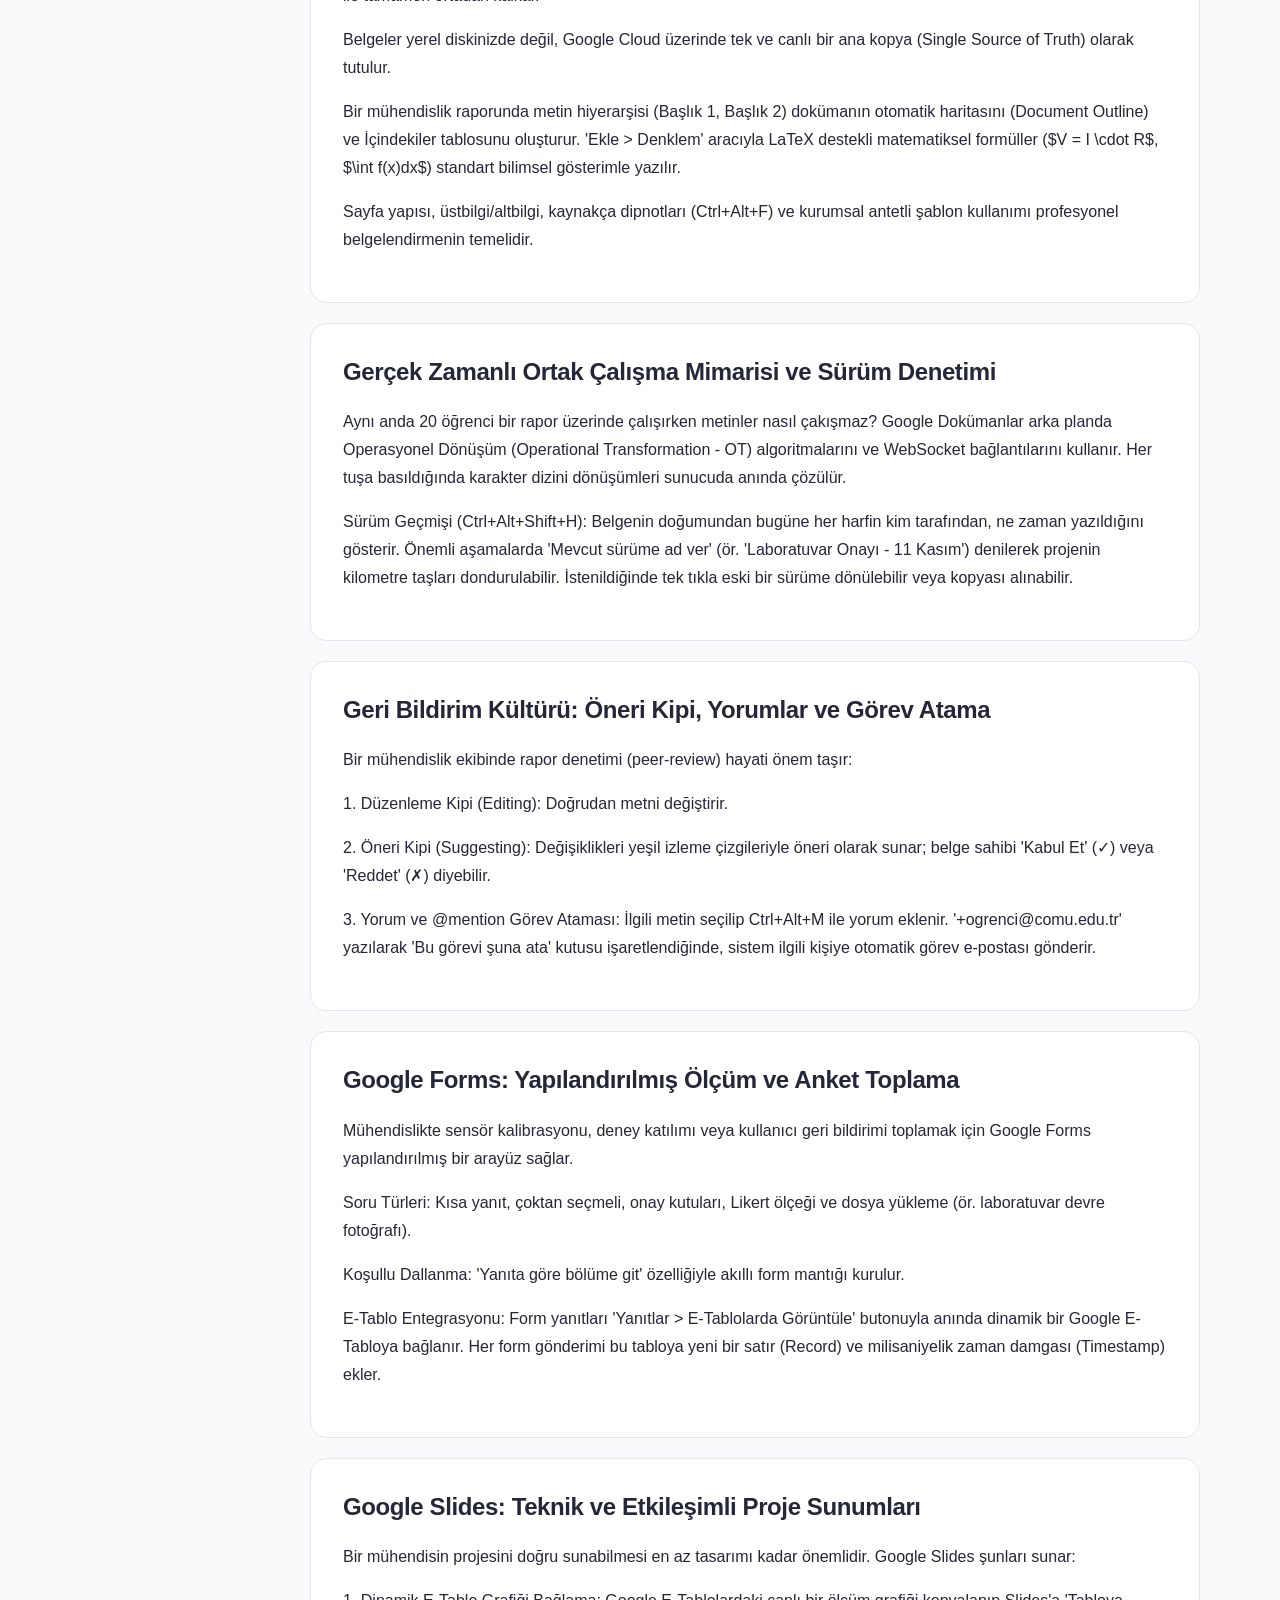
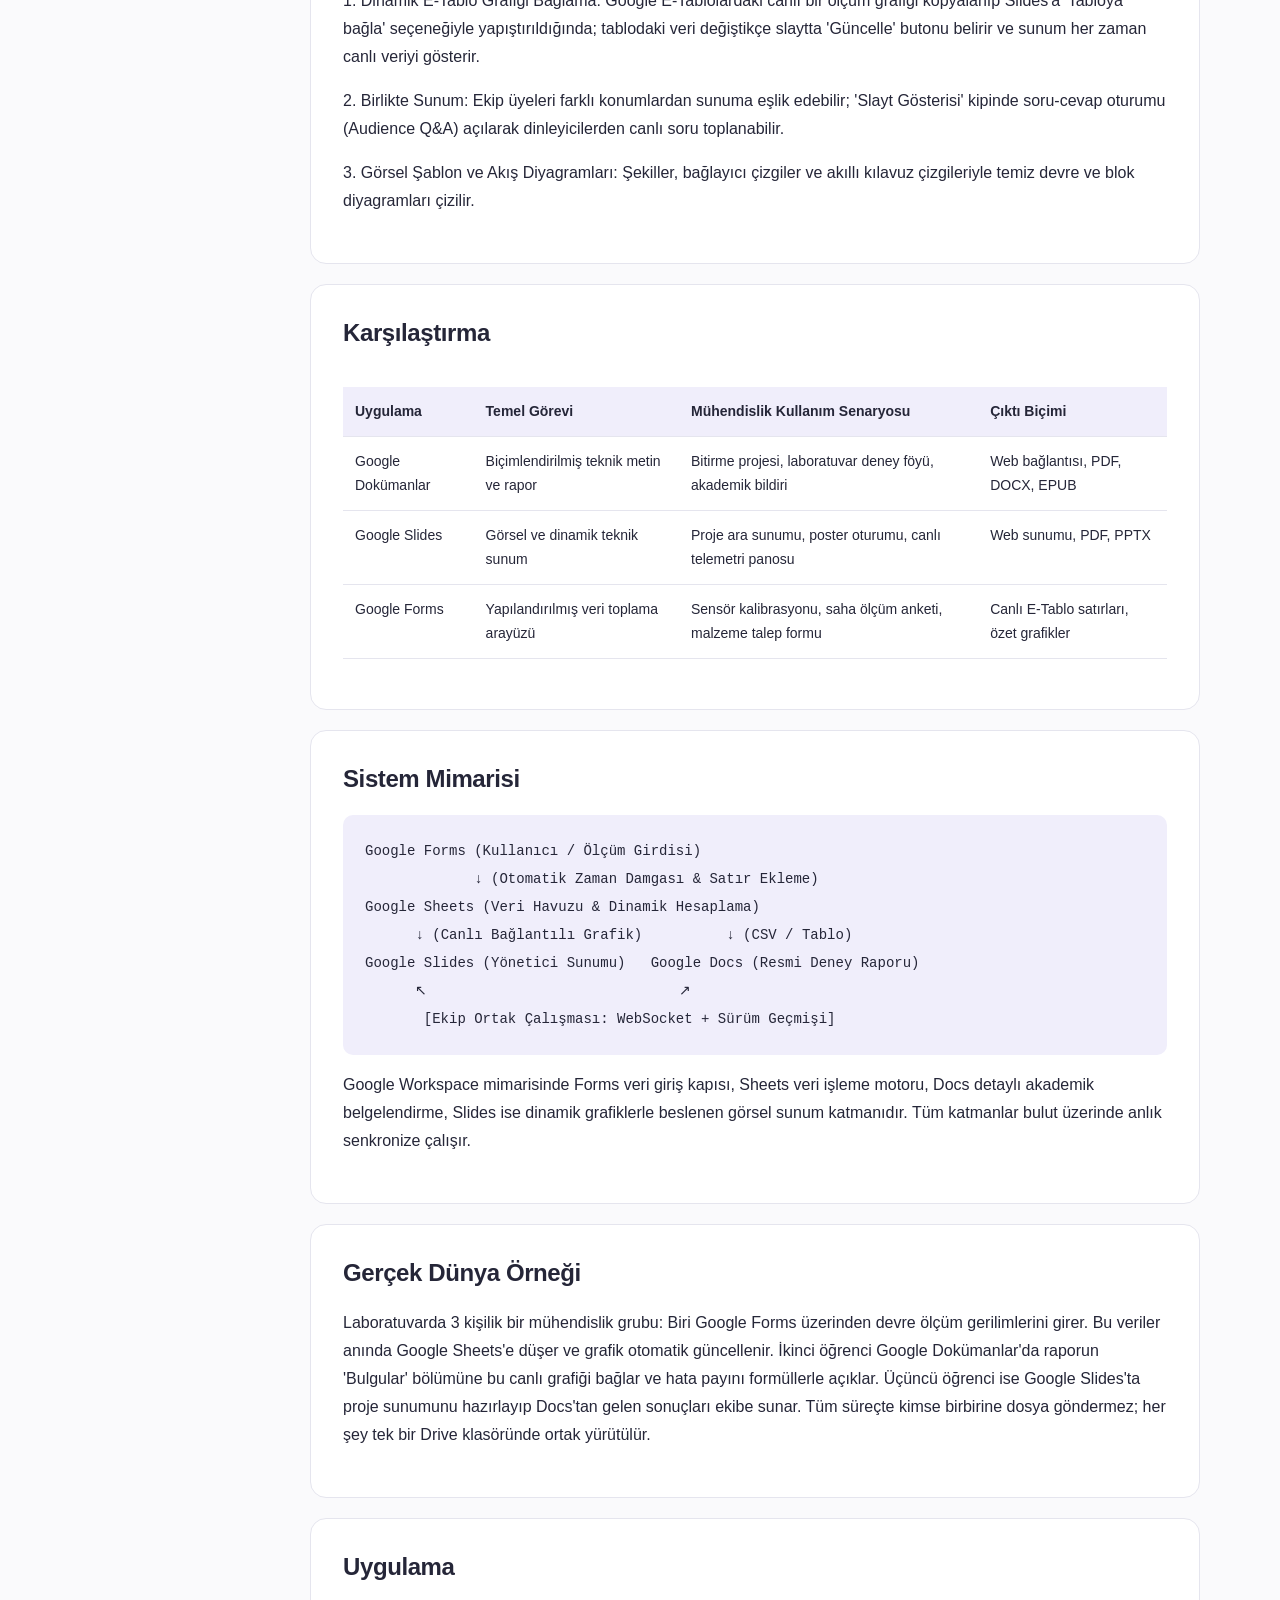
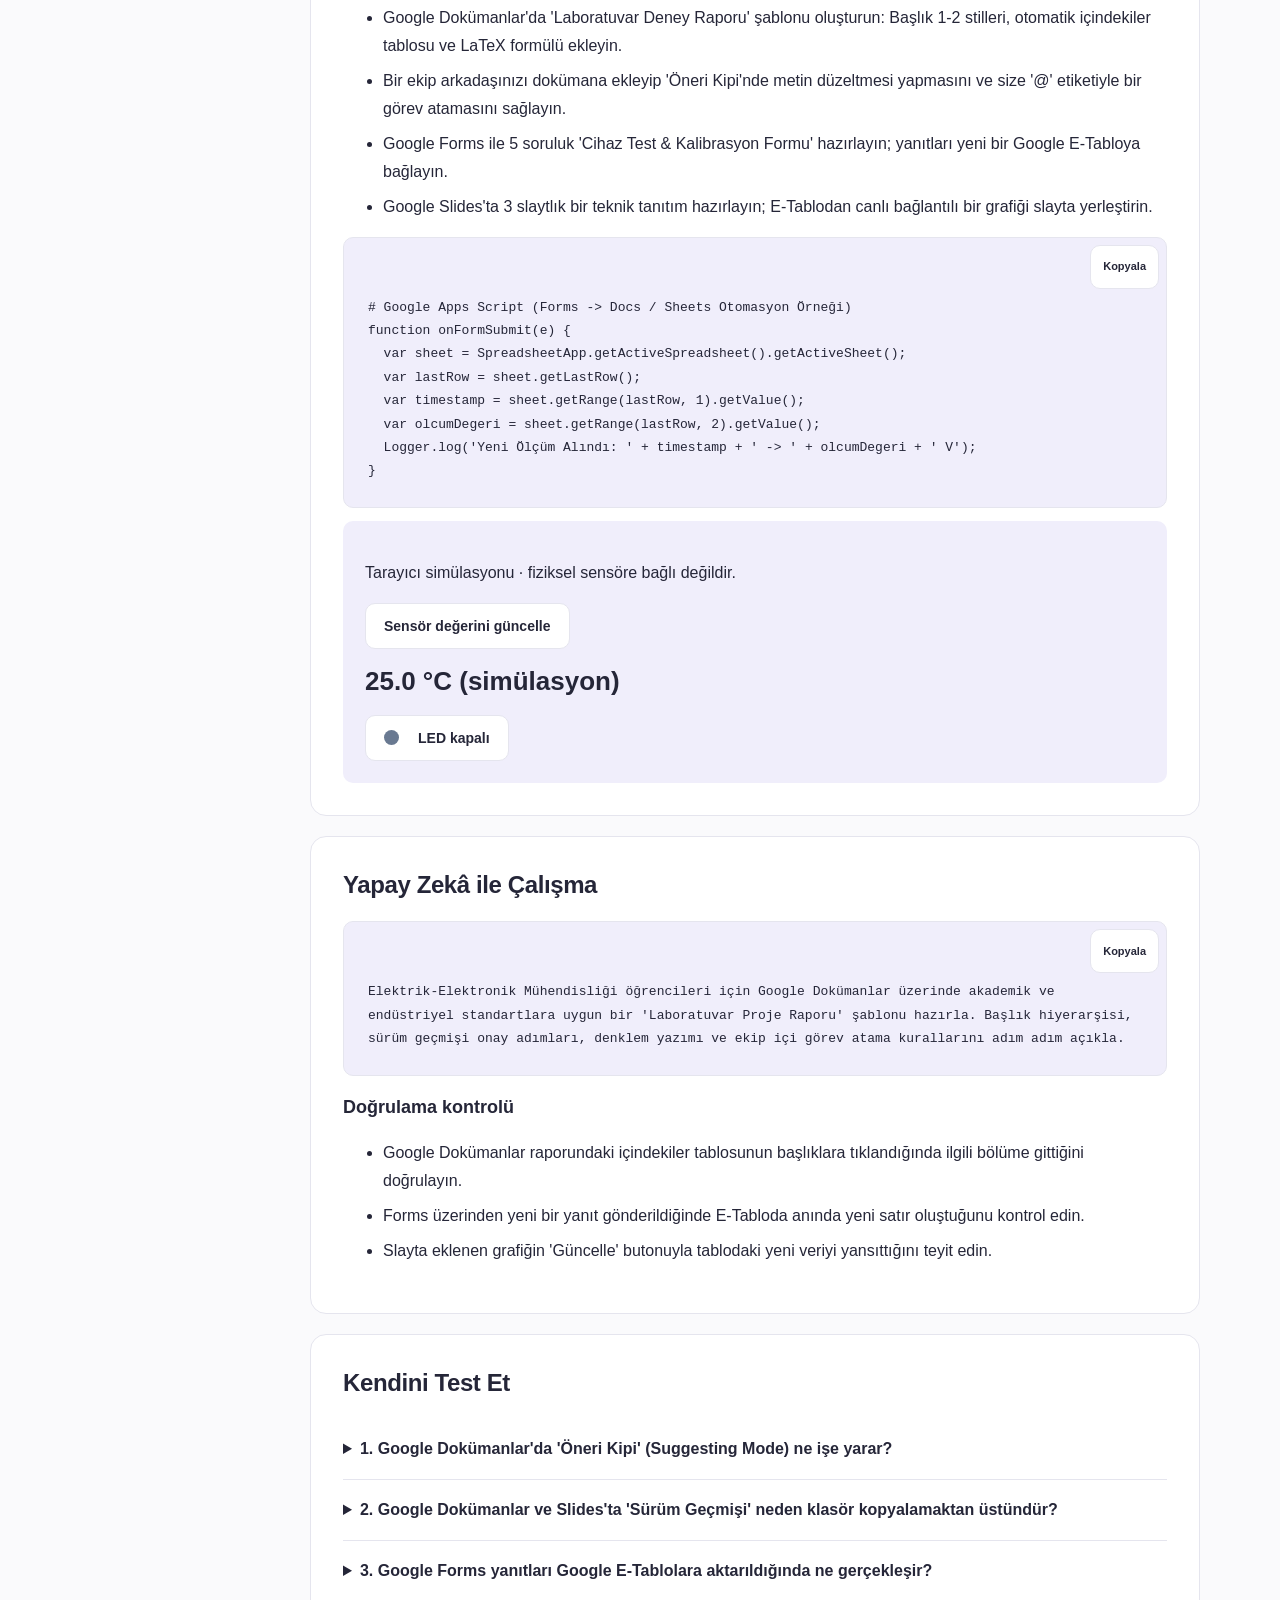
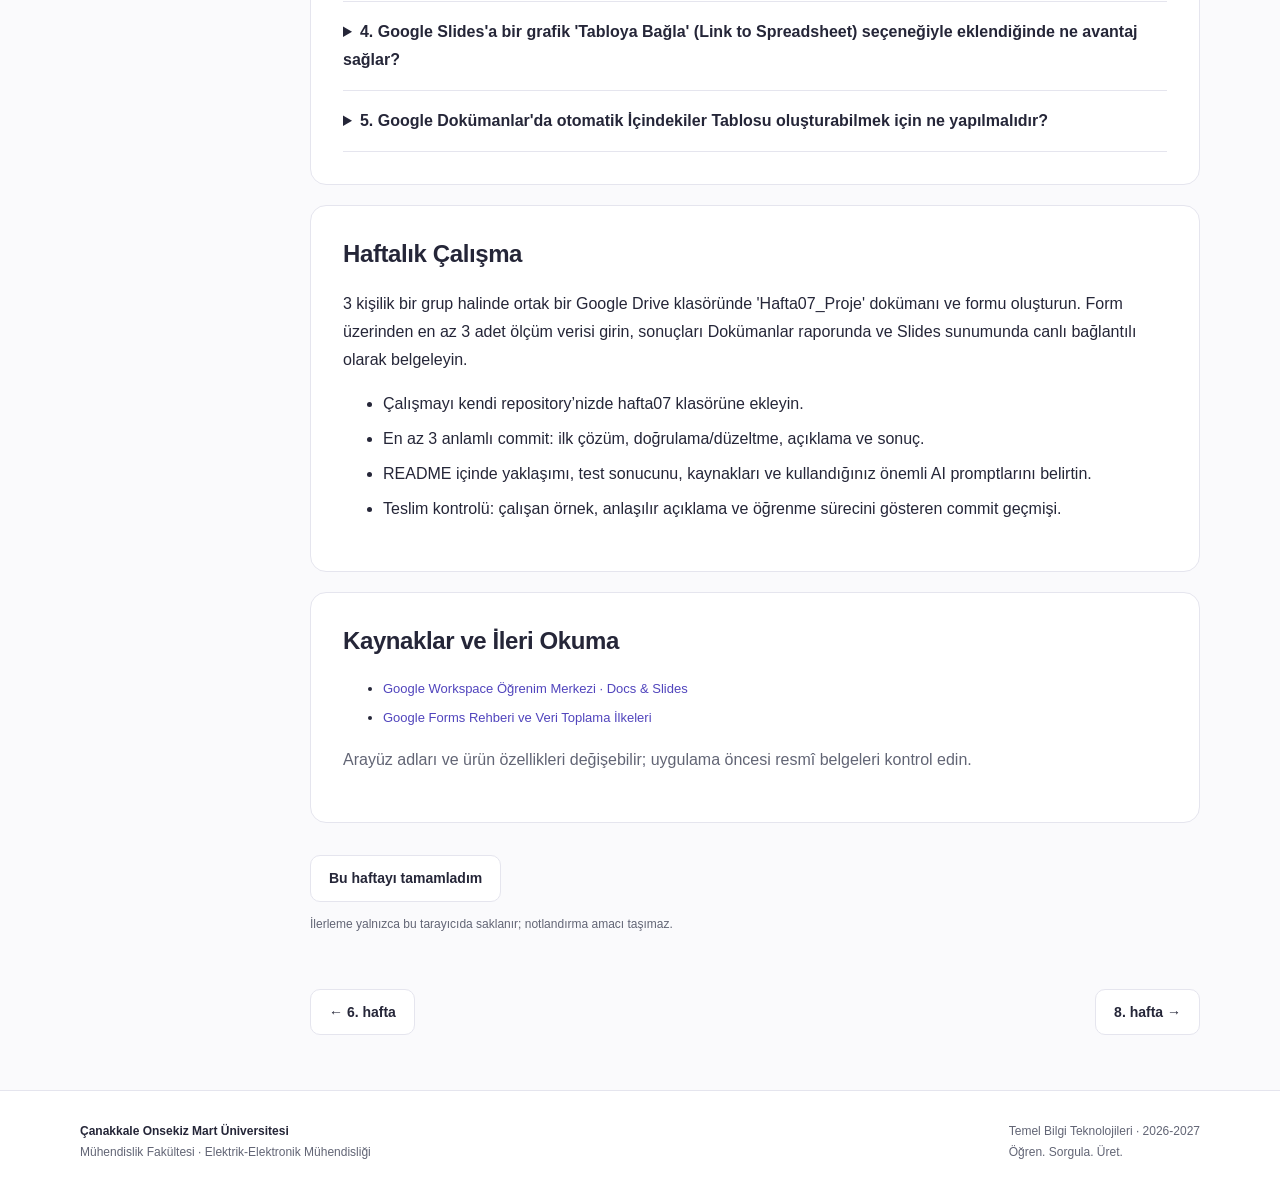
<file: weeks/week07.html>
<!doctype html><html lang="tr"><head><meta charset="utf-8"><meta name="viewport" content="width=device-width, initial-scale=1"><title>Google Dokümanlar, Slides, Forms ve Ortak Çalışma | TBK · ÇOMÜ</title><meta name="description" content="Bulut ortamında ortak mühendislik raporu, veri toplama formu ve etkileşimli teknik sunum hazırlayın; gerçek zamanlı iş birliğini ve sürüm yönetimini keşfedin."><meta property="og:title" content="Google Dokümanlar, Slides, Forms ve Ortak Çalışma"><meta property="og:description" content="Bulut ortamında ortak mühendislik raporu, veri toplama formu ve etkileşimli teknik sunum hazırlayın; gerçek zamanlı iş birliğini ve sürüm yönetimini keşfedin."><meta property="og:type" content="website"><meta property="og:locale" content="tr_TR"><meta name="theme-color" content="#fafafc"><link rel="icon" href="../assets/icons/favicon.svg" type="image/svg+xml"><script src="../js/theme.js"></script><link rel="stylesheet" href="../css/style.css"><link rel="stylesheet" href="../css/presentation.css"><link rel="stylesheet" href="../css/responsive.css"><script defer src="../js/main.js"></script><script defer src="../js/presentation.js"></script><script defer src="../js/demos.js"></script></head><body data-week="7"><a class="skip" href="#main">İçeriğe geç</a><header class="topbar"><nav class="nav-inner" aria-label="Ana navigasyon"><a class="brand" href="../index.html"><span class="brand-mark" aria-hidden="true">TBK</span><span><strong>Temel Bilgi Teknolojileri</strong><small>ÇOMÜ · ELEKTRİK-ELEKTRONİK</small></span></a><button class="menu-toggle" type="button" aria-expanded="false" aria-controls="primary-links" hidden>Menü <span aria-hidden="true">☰</span></button><div class="nav-links" id="primary-links"><a href="../index.html#program">Ders programı</a><a href="../index.html#proje">Dönem projesi</a><a href="../index.html#ai">AI ilkeleri</a></div><button class="theme-toggle" type="button" aria-label="Temayı değiştir">☾</button></nav></header><main id="main" class="container"><div class="breadcrumb"><a href="../index.html#program">Ders programı</a> / 07. Hafta</div><header class="lesson-header"><span class="eyebrow">07. HAFTA · Bulut · 2 SAAT</span><h1>Google Dokümanlar, Slides, Forms ve Ortak Çalışma</h1><p>Bulut ortamında ortak mühendislik raporu, veri toplama formu ve etkileşimli teknik sunum hazırlayın; gerçek zamanlı iş birliğini ve sürüm yönetimini keşfedin.</p><div class="actions"><button class="primary" id="start-presentation">▷ Sunum modunu başlat</button><a class="button" href="#uygulama">Uygulamaya geç</a></div><p class="muted">Sunum: ← → / Space · Home / End · F: tam ekran · Esc: çıkış<br>Önerilen akış: 15 dk hedefler · 50 dk teori · 35 dk uygulama · 20 dk değerlendirme</p></header><div class="lesson-layout"><aside class="toc"><details class="toc-disclosure" open><summary>Bu haftanın içindekileri</summary><span class="eyebrow">BU HAFTADA</span><nav aria-label="Ders içindekiler"><a href="#hedefler">Öğrenme Hedefleri</a><a href="#kavramlar">Temel Kavramlar</a><a href="#karsilastirma">Karşılaştırma</a><a href="#mimari">Sistem Mimarisi</a><a href="#ornek">Gerçek Dünya Örneği</a><a href="#uygulama">Uygulama</a><a href="#ai-calisma">Yapay Zekâ ile Çalışma</a><a href="#test">Kendini Test Et</a><a href="#gorev">Haftalık Çalışma</a><a href="#kaynaklar">Kaynaklar ve İleri Okuma</a></nav></details></aside><article aria-label="Haftalık ders içeriği"><section class="lesson-section" id="hedefler" aria-labelledby="hedefler-title"><h2 id="hedefler-title">Öğrenme Hedefleri</h2><ul><li>Google Dokümanlar ile semantik başlık yapısına ve LaTeX denklem düzenine sahip akademik rapor oluşturabilmek.</li><li>Sürüm geçmişini kullanarak belgenin kritik aşamalarını adlandırabilmek ve geri alabilmek.</li><li>Öneri kipi ve &#x27;@mention&#x27; görev atama mekanizmalarıyla profesyonel ekip çalışması yürütebilmek.</li><li>Google Forms ile parametrik veri toplayıp E-Tablolara dinamik satır akışı sağlayabilmek.</li><li>Google Slides üzerinde dinamik grafik bağlantılarını ve teknik sunum ilkelerini uygulayabilmek.</li></ul></section><section class="lesson-section" id="kavramlar" aria-labelledby="kavramlar-title"><h2 id="kavramlar-title">Temel Kavramlar</h2><div class="concepts"><div class="concept"><strong>Eşzamanlı İş Birliği (Real-Time Collaboration)</strong>Birden fazla kullanıcının aynı doküman üzerinde milisaniyeler içinde çakışmasız (Operational Transformation - OT) birlikte çalışabilmesi.</div><div class="concept"><strong>Sürüm Geçmişi &amp; Adlandırılmış Versiyonlar</strong>Belgelerdeki tüm değişikliklerin anlık snapshot&#x27;lar halinde saklanması, istenen ana geri dönülebilmesi ve teknik onay adımlarının kaydı.</div><div class="concept"><strong>Biçimlendirme &amp; Semantik Belge Yapısı</strong>Başlık stilleri (H1, H2, H3), otomatik içindekiler tablosu, denklem düzenleyici (LaTeX) ve akademik rapor şablonu standardı.</div><div class="concept"><strong>Google Forms ile Yapılandırılmış Veri Toplama</strong>Fiziksel formlar veya dağınık mesajlar yerine tek merkezden parametrik veri toplama ve doğrudan Google E-Tablolara satır aktarımı.</div><div class="concept"><strong>Google Slides ile Teknik Sunum Mimarisi</strong>Mühendislik projelerini görselleştirme, akış diyagramları, video ve dinamik E-Tablo grafiklerinin sunuma canlı bağlanması (Linked Charts).</div><div class="concept"><strong>Yorumlar, Eylem Öğeleri &amp; Görev Atama (@mention)</strong>Doküman içi görev yönetimi, hakem denetimi (review), öneri kipi (suggesting mode) ve ekip içi geri bildirim kültürü.</div></div></section><section class="lesson-section" id="konu-1" aria-labelledby="konu-1-title"><h2 id="konu-1-title">Ders İçeriği · Google Dokümanlar: Mühendislik Raporu Hazırlama</h2><p>Geleneksel kelime işlemcilerde karşılaşılan &#x27;Rapor_son_v2_final.docx&#x27; karmaşası, bulut tabanlı Google Dokümanlar ile tamamen ortadan kalkar.</p><p>Belgeler yerel diskinizde değil, Google Cloud üzerinde tek ve canlı bir ana kopya (Single Source of Truth) olarak tutulur.</p><p>Bir mühendislik raporunda metin hiyerarşisi (Başlık 1, Başlık 2) dokümanın otomatik haritasını (Document Outline) ve İçindekiler tablosunu oluşturur. &#x27;Ekle &gt; Denklem&#x27; aracıyla LaTeX destekli matematiksel formüller ($V = I \cdot R$, $\int f(x)dx$) standart bilimsel gösterimle yazılır.</p><p>Sayfa yapısı, üstbilgi/altbilgi, kaynakça dipnotları (Ctrl+Alt+F) ve kurumsal antetli şablon kullanımı profesyonel belgelendirmenin temelidir.</p></section><section class="lesson-section" id="konu-2" aria-labelledby="konu-2-title"><h2 id="konu-2-title">Gerçek Zamanlı Ortak Çalışma Mimarisi ve Sürüm Denetimi</h2><p>Aynı anda 20 öğrenci bir rapor üzerinde çalışırken metinler nasıl çakışmaz? Google Dokümanlar arka planda Operasyonel Dönüşüm (Operational Transformation - OT) algoritmalarını ve WebSocket bağlantılarını kullanır. Her tuşa basıldığında karakter dizini dönüşümleri sunucuda anında çözülür.</p><p>Sürüm Geçmişi (Ctrl+Alt+Shift+H): Belgenin doğumundan bugüne her harfin kim tarafından, ne zaman yazıldığını gösterir. Önemli aşamalarda &#x27;Mevcut sürüme ad ver&#x27; (ör. &#x27;Laboratuvar Onayı - 11 Kasım&#x27;) denilerek projenin kilometre taşları dondurulabilir. İstenildiğinde tek tıkla eski bir sürüme dönülebilir veya kopyası alınabilir.</p></section><section class="lesson-section" id="konu-3" aria-labelledby="konu-3-title"><h2 id="konu-3-title">Geri Bildirim Kültürü: Öneri Kipi, Yorumlar ve Görev Atama</h2><p>Bir mühendislik ekibinde rapor denetimi (peer-review) hayati önem taşır:</p><p>1. Düzenleme Kipi (Editing): Doğrudan metni değiştirir.</p><p>2. Öneri Kipi (Suggesting): Değişiklikleri yeşil izleme çizgileriyle öneri olarak sunar; belge sahibi &#x27;Kabul Et&#x27; (✓) veya &#x27;Reddet&#x27; (✗) diyebilir.</p><p>3. Yorum ve @mention Görev Ataması: İlgili metin seçilip Ctrl+Alt+M ile yorum eklenir. &#x27;+ogrenci@comu.edu.tr&#x27; yazılarak &#x27;Bu görevi şuna ata&#x27; kutusu işaretlendiğinde, sistem ilgili kişiye otomatik görev e-postası gönderir.</p></section><section class="lesson-section" id="konu-4" aria-labelledby="konu-4-title"><h2 id="konu-4-title">Google Forms: Yapılandırılmış Ölçüm ve Anket Toplama</h2><p>Mühendislikte sensör kalibrasyonu, deney katılımı veya kullanıcı geri bildirimi toplamak için Google Forms yapılandırılmış bir arayüz sağlar.</p><p>Soru Türleri: Kısa yanıt, çoktan seçmeli, onay kutuları, Likert ölçeği ve dosya yükleme (ör. laboratuvar devre fotoğrafı).</p><p>Koşullu Dallanma: &#x27;Yanıta göre bölüme git&#x27; özelliğiyle akıllı form mantığı kurulur.</p><p>E-Tablo Entegrasyonu: Form yanıtları &#x27;Yanıtlar &gt; E-Tablolarda Görüntüle&#x27; butonuyla anında dinamik bir Google E-Tabloya bağlanır. Her form gönderimi bu tabloya yeni bir satır (Record) ve milisaniyelik zaman damgası (Timestamp) ekler.</p></section><section class="lesson-section" id="konu-5" aria-labelledby="konu-5-title"><h2 id="konu-5-title">Google Slides: Teknik ve Etkileşimli Proje Sunumları</h2><p>Bir mühendisin projesini doğru sunabilmesi en az tasarımı kadar önemlidir. Google Slides şunları sunar:</p><p>1. Dinamik E-Tablo Grafiği Bağlama: Google E-Tablolardaki canlı bir ölçüm grafiği kopyalanıp Slides&#x27;a &#x27;Tabloya bağla&#x27; seçeneğiyle yapıştırıldığında; tablodaki veri değiştikçe slaytta &#x27;Güncelle&#x27; butonu belirir ve sunum her zaman canlı veriyi gösterir.</p><p>2. Birlikte Sunum: Ekip üyeleri farklı konumlardan sunuma eşlik edebilir; &#x27;Slayt Gösterisi&#x27; kipinde soru-cevap oturumu (Audience Q&amp;A) açılarak dinleyicilerden canlı soru toplanabilir.</p><p>3. Görsel Şablon ve Akış Diyagramları: Şekiller, bağlayıcı çizgiler ve akıllı kılavuz çizgileriyle temiz devre ve blok diyagramları çizilir.</p></section><section class="lesson-section" id="karsilastirma" aria-labelledby="karsilastirma-title"><h2 id="karsilastirma-title">Karşılaştırma</h2><div class="table-wrap"><table><thead><tr><th scope="col">Uygulama</th><th scope="col">Temel Görevi</th><th scope="col">Mühendislik Kullanım Senaryosu</th><th scope="col">Çıktı Biçimi</th></tr></thead><tbody><tr><td>Google Dokümanlar</td><td>Biçimlendirilmiş teknik metin ve rapor</td><td>Bitirme projesi, laboratuvar deney föyü, akademik bildiri</td><td>Web bağlantısı, PDF, DOCX, EPUB</td></tr><tr><td>Google Slides</td><td>Görsel ve dinamik teknik sunum</td><td>Proje ara sunumu, poster oturumu, canlı telemetri panosu</td><td>Web sunumu, PDF, PPTX</td></tr><tr><td>Google Forms</td><td>Yapılandırılmış veri toplama arayüzü</td><td>Sensör kalibrasyonu, saha ölçüm anketi, malzeme talep formu</td><td>Canlı E-Tablo satırları, özet grafikler</td></tr></tbody></table></div></section><section class="lesson-section" id="mimari" aria-labelledby="mimari-title"><h2 id="mimari-title">Sistem Mimarisi</h2><div class="diagram">Google Forms (Kullanıcı / Ölçüm Girdisi)
             ↓ (Otomatik Zaman Damgası &amp; Satır Ekleme)
Google Sheets (Veri Havuzu &amp; Dinamik Hesaplama)
      ↓ (Canlı Bağlantılı Grafik)          ↓ (CSV / Tablo)
Google Slides (Yönetici Sunumu)   Google Docs (Resmi Deney Raporu)
      ↖                              ↗
       [Ekip Ortak Çalışması: WebSocket + Sürüm Geçmişi]</div><p>Google Workspace mimarisinde Forms veri giriş kapısı, Sheets veri işleme motoru, Docs detaylı akademik belgelendirme, Slides ise dinamik grafiklerle beslenen görsel sunum katmanıdır. Tüm katmanlar bulut üzerinde anlık senkronize çalışır.</p></section><section class="lesson-section" id="ornek" aria-labelledby="ornek-title"><h2 id="ornek-title">Gerçek Dünya Örneği</h2><p>Laboratuvarda 3 kişilik bir mühendislik grubu: Biri Google Forms üzerinden devre ölçüm gerilimlerini girer. Bu veriler anında Google Sheets&#x27;e düşer ve grafik otomatik güncellenir. İkinci öğrenci Google Dokümanlar&#x27;da raporun &#x27;Bulgular&#x27; bölümüne bu canlı grafiği bağlar ve hata payını formüllerle açıklar. Üçüncü öğrenci ise Google Slides&#x27;ta proje sunumunu hazırlayıp Docs&#x27;tan gelen sonuçları ekibe sunar. Tüm süreçte kimse birbirine dosya göndermez; her şey tek bir Drive klasöründe ortak yürütülür.</p></section><section class="lesson-section" id="uygulama" aria-labelledby="uygulama-title"><h2 id="uygulama-title">Uygulama</h2><ul><li>Google Dokümanlar&#x27;da &#x27;Laboratuvar Deney Raporu&#x27; şablonu oluşturun: Başlık 1-2 stilleri, otomatik içindekiler tablosu ve LaTeX formülü ekleyin.</li><li>Bir ekip arkadaşınızı dokümana ekleyip &#x27;Öneri Kipi&#x27;nde metin düzeltmesi yapmasını ve size &#x27;@&#x27; etiketiyle bir görev atamasını sağlayın.</li><li>Google Forms ile 5 soruluk &#x27;Cihaz Test &amp; Kalibrasyon Formu&#x27; hazırlayın; yanıtları yeni bir Google E-Tabloya bağlayın.</li><li>Google Slides&#x27;ta 3 slaytlık bir teknik tanıtım hazırlayın; E-Tablodan canlı bağlantılı bir grafiği slayta yerleştirin.</li></ul><div class="code-wrap"><pre><code># Google Apps Script (Forms -&gt; Docs / Sheets Otomasyon Örneği)
function onFormSubmit(e) {
  var sheet = SpreadsheetApp.getActiveSpreadsheet().getActiveSheet();
  var lastRow = sheet.getLastRow();
  var timestamp = sheet.getRange(lastRow, 1).getValue();
  var olcumDegeri = sheet.getRange(lastRow, 2).getValue();
  Logger.log(&#x27;Yeni Ölçüm Alındı: &#x27; + timestamp + &#x27; -&gt; &#x27; + olcumDegeri + &#x27; V&#x27;);
}</code></pre></div><div class="demo"><p>Tarayıcı simülasyonu · fiziksel sensöre bağlı değildir.</p><button id="sensor-read">Sensör değerini güncelle</button><output id="sensor-value" aria-live="polite">25.0 °C (simülasyon)</output><button id="led-toggle" aria-pressed="false"><span class="led" id="led" aria-hidden="true"></span><span id="led-state">LED kapalı</span></button></div></section><section class="lesson-section" id="ai-calisma" aria-labelledby="ai-calisma-title"><h2 id="ai-calisma-title">Yapay Zekâ ile Çalışma</h2><div class="code-wrap"><pre><code>Elektrik-Elektronik Mühendisliği öğrencileri için Google Dokümanlar üzerinde akademik ve endüstriyel standartlara uygun bir &#x27;Laboratuvar Proje Raporu&#x27; şablonu hazırla. Başlık hiyerarşisi, sürüm geçmişi onay adımları, denklem yazımı ve ekip içi görev atama kurallarını adım adım açıkla.</code></pre></div><h3>Doğrulama kontrolü</h3><ul><li>Google Dokümanlar raporundaki içindekiler tablosunun başlıklara tıklandığında ilgili bölüme gittiğini doğrulayın.</li><li>Forms üzerinden yeni bir yanıt gönderildiğinde E-Tabloda anında yeni satır oluştuğunu kontrol edin.</li><li>Slayta eklenen grafiğin &#x27;Güncelle&#x27; butonuyla tablodaki yeni veriyi yansıttığını teyit edin.</li></ul></section><section class="lesson-section" id="test" aria-labelledby="test-title"><h2 id="test-title">Kendini Test Et</h2><details><summary>1. Google Dokümanlar&#x27;da &#x27;Öneri Kipi&#x27; (Suggesting Mode) ne işe yarar?</summary><p>Belge üzerinde doğrudan kalıcı değişiklik yapmak yerine, değişiklikleri öneri olarak göstererek belge sahibinin onayına veya reddine sunar.</p></details><details><summary>2. Google Dokümanlar ve Slides&#x27;ta &#x27;Sürüm Geçmişi&#x27; neden klasör kopyalamaktan üstündür?</summary><p>Belgenin her anını tek dosya içinde yazar kimliği ve zaman damgasıyla saklar; diskte gereksiz kopyalar oluşturmadan istenen tarihe dönmeyi sağlar.</p></details><details><summary>3. Google Forms yanıtları Google E-Tablolara aktarıldığında ne gerçekleşir?</summary><p>Her yeni form doldurulduğunda tablonun en alt satırına anlık zaman damgasıyla birlikte yapılandırılmış bir veri kaydı (record) eklenir.</p></details><details><summary>4. Google Slides&#x27;a bir grafik &#x27;Tabloya Bağla&#x27; (Link to Spreadsheet) seçeneğiyle eklendiğinde ne avantaj sağlar?</summary><p>E-Tablodaki kaynak veriler veya formüller değiştiğinde, slayttaki grafiğin tek tıkla &#x27;Güncelle&#x27; butonuyla canlı olarak yenilenmesini sağlar.</p></details><details><summary>5. Google Dokümanlar&#x27;da otomatik İçindekiler Tablosu oluşturabilmek için ne yapılmalıdır?</summary><p>Metin başlıklarının standart &#x27;Başlık 1 (H1)&#x27;, &#x27;Başlık 2 (H2)&#x27; ve &#x27;Başlık 3 (H3)&#x27; stilleriyle biçimlendirilmesi gerekir.</p></details></section><section class="lesson-section" id="gorev" aria-labelledby="gorev-title"><h2 id="gorev-title">Haftalık Çalışma</h2><p>3 kişilik bir grup halinde ortak bir Google Drive klasöründe &#x27;Hafta07_Proje&#x27; dokümanı ve formu oluşturun. Form üzerinden en az 3 adet ölçüm verisi girin, sonuçları Dokümanlar raporunda ve Slides sunumunda canlı bağlantılı olarak belgeleyin.</p><ul><li>Çalışmayı kendi repository’nizde hafta07 klasörüne ekleyin.</li><li>En az 3 anlamlı commit: ilk çözüm, doğrulama/düzeltme, açıklama ve sonuç.</li><li>README içinde yaklaşımı, test sonucunu, kaynakları ve kullandığınız önemli AI promptlarını belirtin.</li><li>Teslim kontrolü: çalışan örnek, anlaşılır açıklama ve öğrenme sürecini gösteren commit geçmişi.</li></ul></section><section class="lesson-section" id="kaynaklar" aria-labelledby="kaynaklar-title"><h2 id="kaynaklar-title">Kaynaklar ve İleri Okuma</h2><ul class="source-list"><li><a href="https://support.google.com/a/users/answer/9282958">Google Workspace Öğrenim Merkezi · Docs &amp; Slides</a></li><li><a href="https://support.google.com/docs/answer/6281888">Google Forms Rehberi ve Veri Toplama İlkeleri</a></li></ul><p class="muted">Arayüz adları ve ürün özellikleri değişebilir; uygulama öncesi resmî belgeleri kontrol edin.</p></section><div class="completion"><button id="mark-complete" aria-pressed="false">Bu haftayı tamamladım</button><p class="muted">İlerleme yalnızca bu tarayıcıda saklanır; notlandırma amacı taşımaz.</p></div><nav class="week-nav" aria-label="Haftalar arası navigasyon"><a class="button" href="week06.html">← 6. hafta</a><a class="button" href="week08.html">8. hafta →</a></nav></article></div></main><div class="presentation-controls" hidden role="region" aria-label="Sunum denetimleri"><progress id="slide-progress" max="100" value="0" aria-label="Sunum ilerlemesi"></progress><button id="slide-prev" aria-label="Önceki slayt">←</button><output id="slide-count" aria-live="polite"></output><button id="slide-next" aria-label="Sonraki slayt">→</button><button id="slide-fullscreen">Tam ekran</button><button id="slide-exit">Çıkış (Esc)</button><span class="sr-only" id="presentation-message" aria-live="polite"></span></div><footer class="footer"><div class="container"><div><strong>Çanakkale Onsekiz Mart Üniversitesi</strong><br>Mühendislik Fakültesi · Elektrik-Elektronik Mühendisliği</div><div>Temel Bilgi Teknolojileri · 2026-2027<br>Öğren. Sorgula. Üret.</div></div></footer></body></html>
</file>
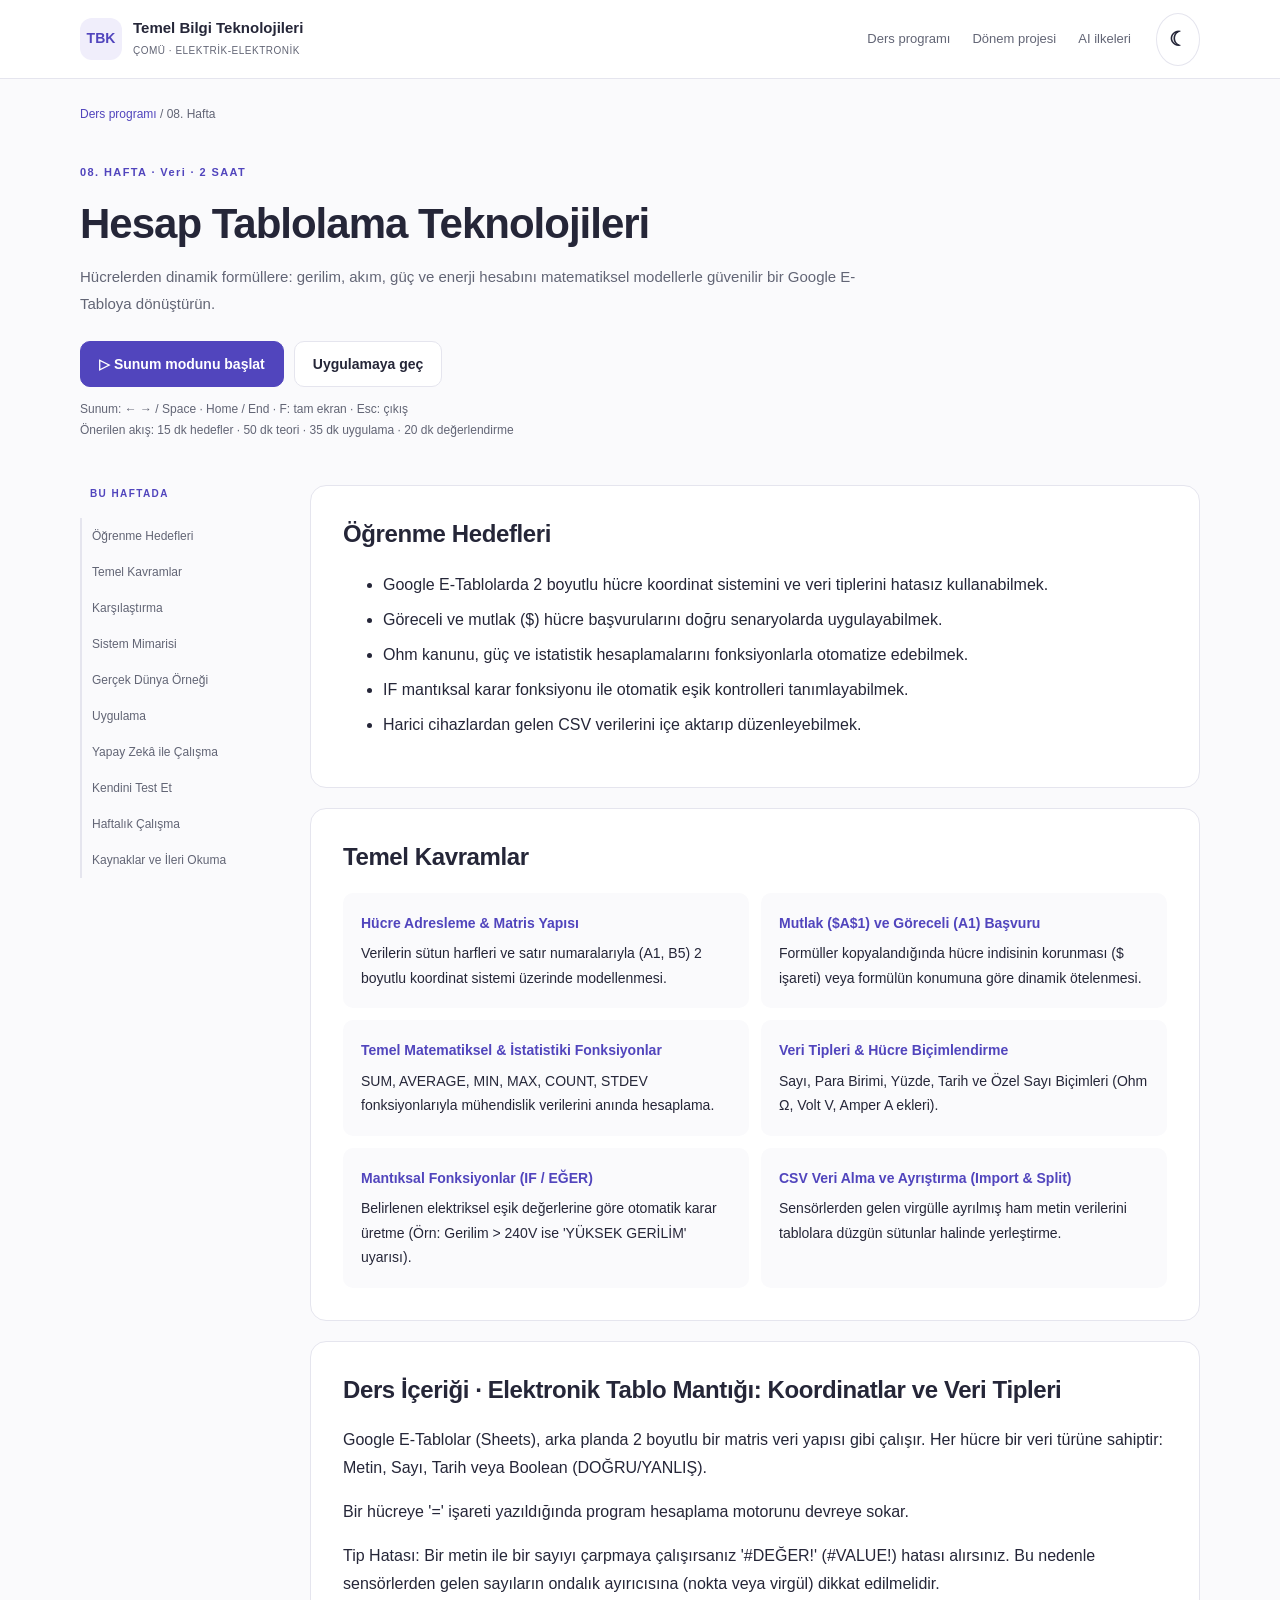
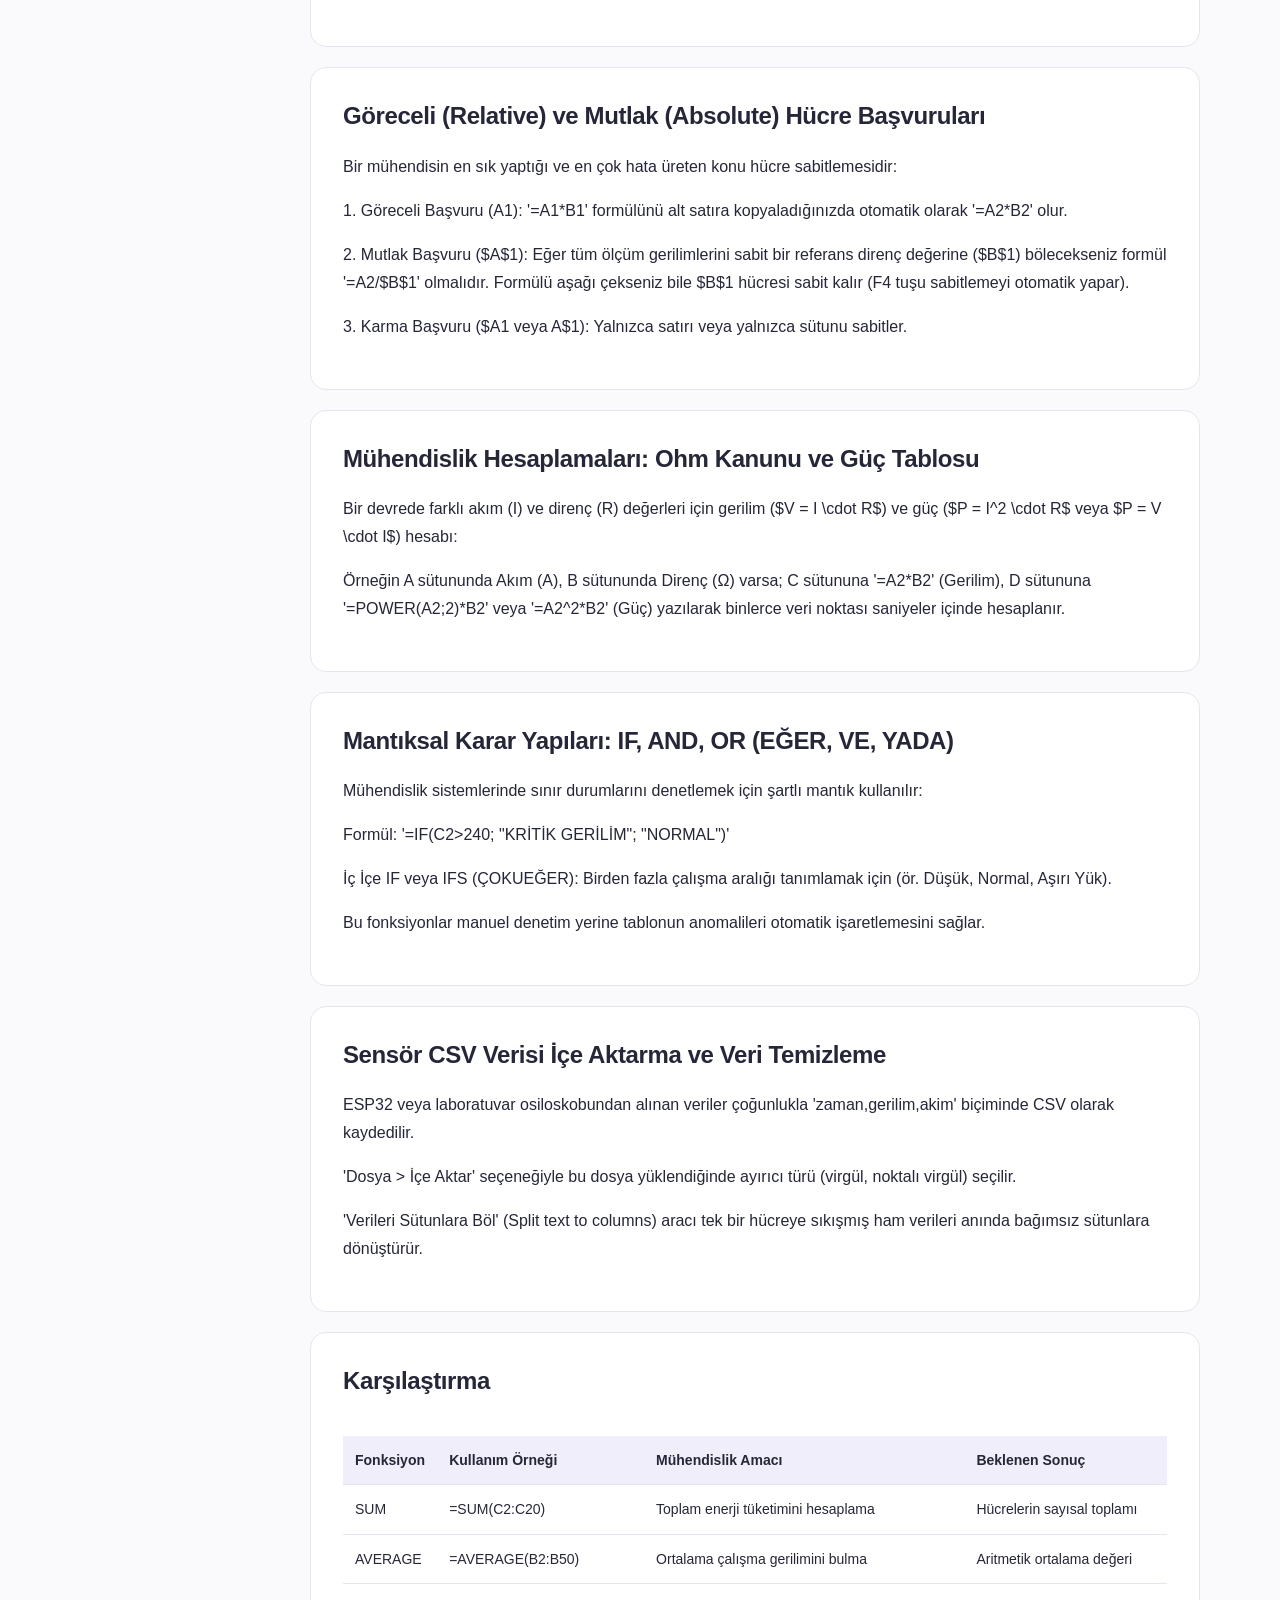
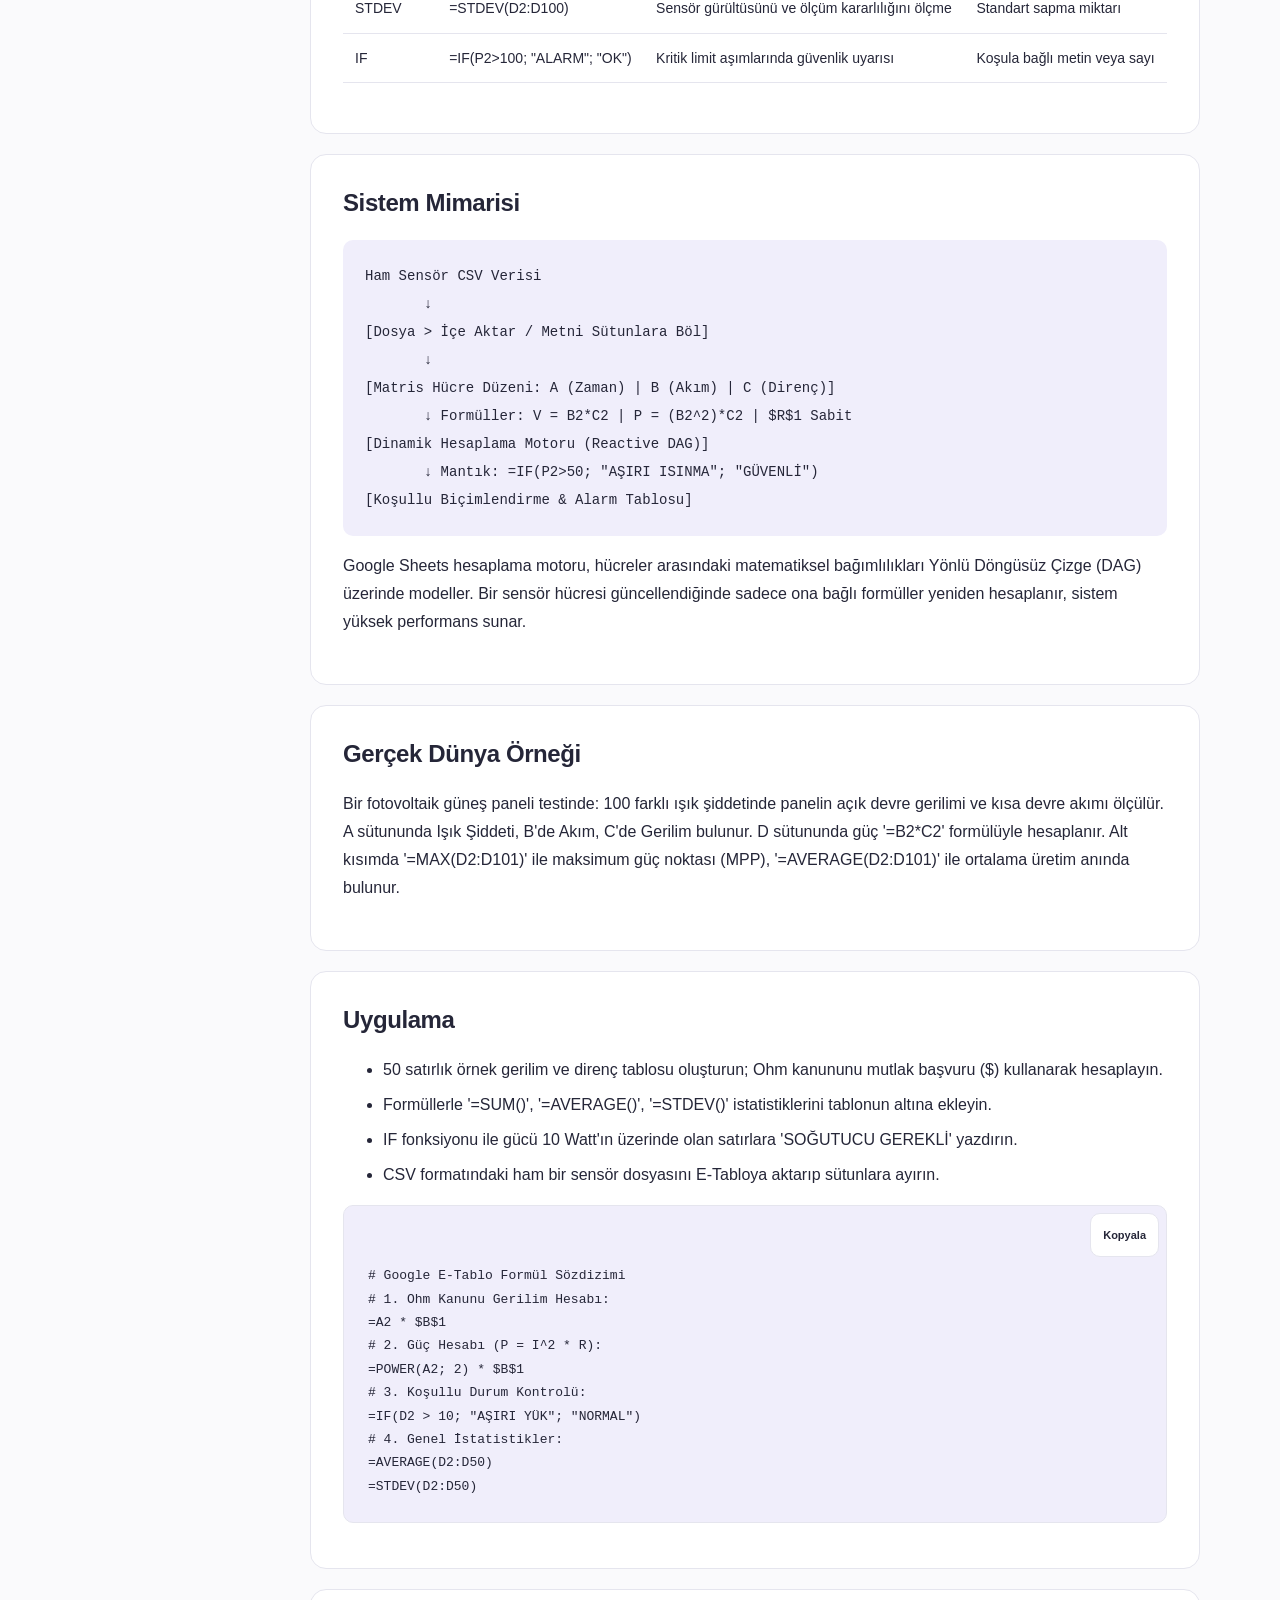
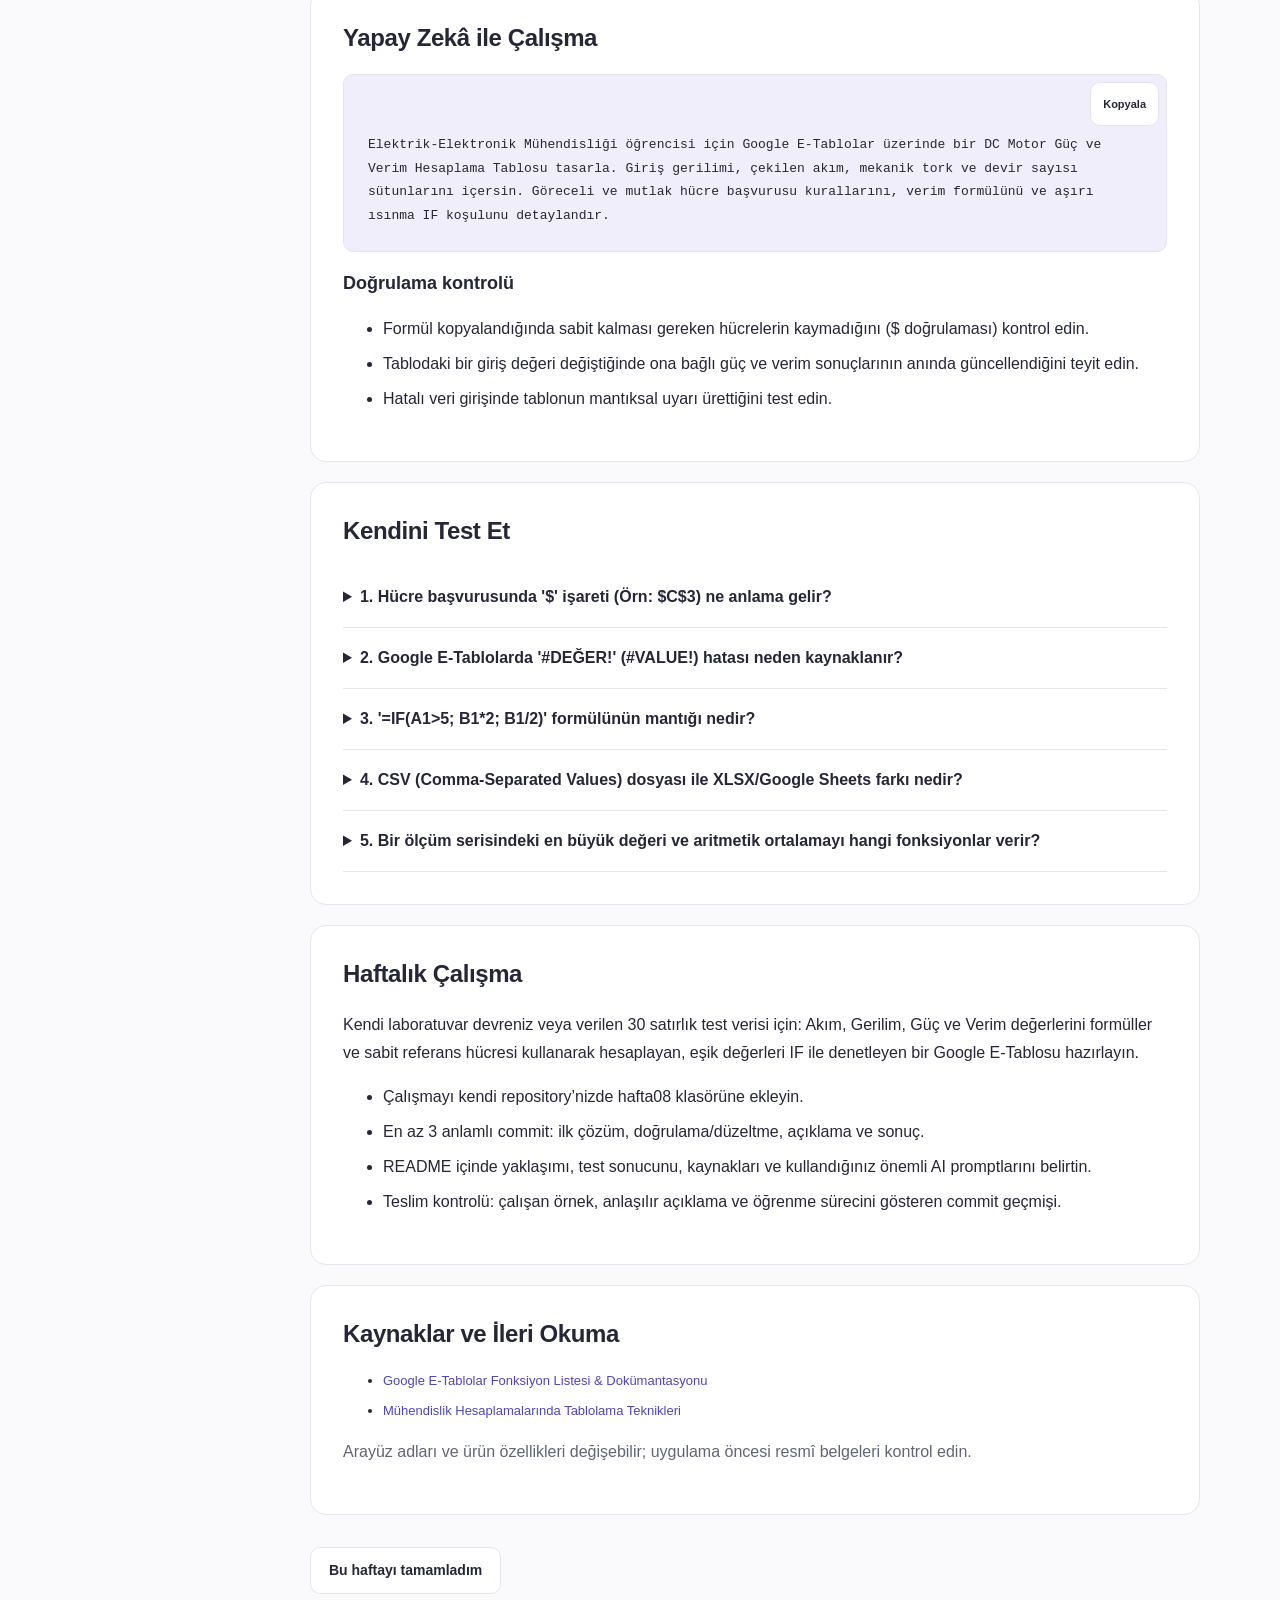
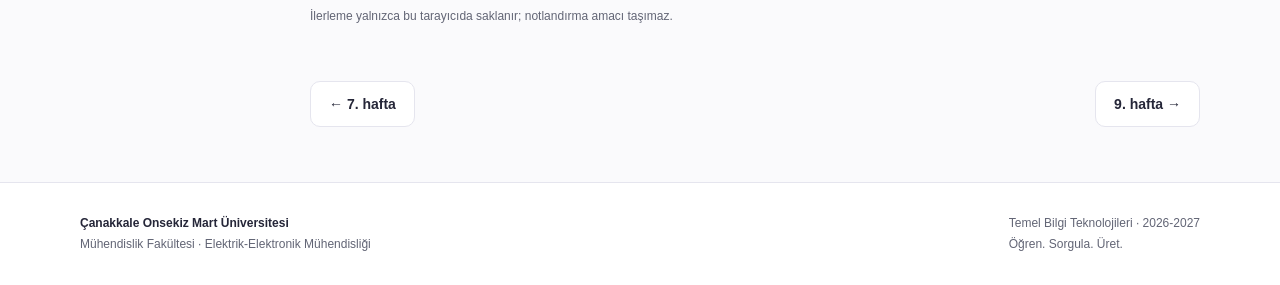
<file: weeks/week08.html>
<!doctype html><html lang="tr"><head><meta charset="utf-8"><meta name="viewport" content="width=device-width, initial-scale=1"><title>Hesap Tablolama Teknolojileri | TBK · ÇOMÜ</title><meta name="description" content="Hücrelerden dinamik formüllere: gerilim, akım, güç ve enerji hesabını matematiksel modellerle güvenilir bir Google E-Tabloya dönüştürün."><meta property="og:title" content="Hesap Tablolama Teknolojileri"><meta property="og:description" content="Hücrelerden dinamik formüllere: gerilim, akım, güç ve enerji hesabını matematiksel modellerle güvenilir bir Google E-Tabloya dönüştürün."><meta property="og:type" content="website"><meta property="og:locale" content="tr_TR"><meta name="theme-color" content="#fafafc"><link rel="icon" href="../assets/icons/favicon.svg" type="image/svg+xml"><script src="../js/theme.js"></script><link rel="stylesheet" href="../css/style.css"><link rel="stylesheet" href="../css/presentation.css"><link rel="stylesheet" href="../css/responsive.css"><script defer src="../js/main.js"></script><script defer src="../js/presentation.js"></script><script defer src="../js/demos.js"></script></head><body data-week="8"><a class="skip" href="#main">İçeriğe geç</a><header class="topbar"><nav class="nav-inner" aria-label="Ana navigasyon"><a class="brand" href="../index.html"><span class="brand-mark" aria-hidden="true">TBK</span><span><strong>Temel Bilgi Teknolojileri</strong><small>ÇOMÜ · ELEKTRİK-ELEKTRONİK</small></span></a><button class="menu-toggle" type="button" aria-expanded="false" aria-controls="primary-links" hidden>Menü <span aria-hidden="true">☰</span></button><div class="nav-links" id="primary-links"><a href="../index.html#program">Ders programı</a><a href="../index.html#proje">Dönem projesi</a><a href="../index.html#ai">AI ilkeleri</a></div><button class="theme-toggle" type="button" aria-label="Temayı değiştir">☾</button></nav></header><main id="main" class="container"><div class="breadcrumb"><a href="../index.html#program">Ders programı</a> / 08. Hafta</div><header class="lesson-header"><span class="eyebrow">08. HAFTA · Veri · 2 SAAT</span><h1>Hesap Tablolama Teknolojileri</h1><p>Hücrelerden dinamik formüllere: gerilim, akım, güç ve enerji hesabını matematiksel modellerle güvenilir bir Google E-Tabloya dönüştürün.</p><div class="actions"><button class="primary" id="start-presentation">▷ Sunum modunu başlat</button><a class="button" href="#uygulama">Uygulamaya geç</a></div><p class="muted">Sunum: ← → / Space · Home / End · F: tam ekran · Esc: çıkış<br>Önerilen akış: 15 dk hedefler · 50 dk teori · 35 dk uygulama · 20 dk değerlendirme</p></header><div class="lesson-layout"><aside class="toc"><details class="toc-disclosure" open><summary>Bu haftanın içindekileri</summary><span class="eyebrow">BU HAFTADA</span><nav aria-label="Ders içindekiler"><a href="#hedefler">Öğrenme Hedefleri</a><a href="#kavramlar">Temel Kavramlar</a><a href="#karsilastirma">Karşılaştırma</a><a href="#mimari">Sistem Mimarisi</a><a href="#ornek">Gerçek Dünya Örneği</a><a href="#uygulama">Uygulama</a><a href="#ai-calisma">Yapay Zekâ ile Çalışma</a><a href="#test">Kendini Test Et</a><a href="#gorev">Haftalık Çalışma</a><a href="#kaynaklar">Kaynaklar ve İleri Okuma</a></nav></details></aside><article aria-label="Haftalık ders içeriği"><section class="lesson-section" id="hedefler" aria-labelledby="hedefler-title"><h2 id="hedefler-title">Öğrenme Hedefleri</h2><ul><li>Google E-Tablolarda 2 boyutlu hücre koordinat sistemini ve veri tiplerini hatasız kullanabilmek.</li><li>Göreceli ve mutlak ($) hücre başvurularını doğru senaryolarda uygulayabilmek.</li><li>Ohm kanunu, güç ve istatistik hesaplamalarını fonksiyonlarla otomatize edebilmek.</li><li>IF mantıksal karar fonksiyonu ile otomatik eşik kontrolleri tanımlayabilmek.</li><li>Harici cihazlardan gelen CSV verilerini içe aktarıp düzenleyebilmek.</li></ul></section><section class="lesson-section" id="kavramlar" aria-labelledby="kavramlar-title"><h2 id="kavramlar-title">Temel Kavramlar</h2><div class="concepts"><div class="concept"><strong>Hücre Adresleme &amp; Matris Yapısı</strong>Verilerin sütun harfleri ve satır numaralarıyla (A1, B5) 2 boyutlu koordinat sistemi üzerinde modellenmesi.</div><div class="concept"><strong>Mutlak ($A$1) ve Göreceli (A1) Başvuru</strong>Formüller kopyalandığında hücre indisinin korunması ($ işareti) veya formülün konumuna göre dinamik ötelenmesi.</div><div class="concept"><strong>Temel Matematiksel &amp; İstatistiki Fonksiyonlar</strong>SUM, AVERAGE, MIN, MAX, COUNT, STDEV fonksiyonlarıyla mühendislik verilerini anında hesaplama.</div><div class="concept"><strong>Veri Tipleri &amp; Hücre Biçimlendirme</strong>Sayı, Para Birimi, Yüzde, Tarih ve Özel Sayı Biçimleri (Ohm Ω, Volt V, Amper A ekleri).</div><div class="concept"><strong>Mantıksal Fonksiyonlar (IF / EĞER)</strong>Belirlenen elektriksel eşik değerlerine göre otomatik karar üretme (Örn: Gerilim &gt; 240V ise &#x27;YÜKSEK GERİLİM&#x27; uyarısı).</div><div class="concept"><strong>CSV Veri Alma ve Ayrıştırma (Import &amp; Split)</strong>Sensörlerden gelen virgülle ayrılmış ham metin verilerini tablolara düzgün sütunlar halinde yerleştirme.</div></div></section><section class="lesson-section" id="konu-1" aria-labelledby="konu-1-title"><h2 id="konu-1-title">Ders İçeriği · Elektronik Tablo Mantığı: Koordinatlar ve Veri Tipleri</h2><p>Google E-Tablolar (Sheets), arka planda 2 boyutlu bir matris veri yapısı gibi çalışır. Her hücre bir veri türüne sahiptir: Metin, Sayı, Tarih veya Boolean (DOĞRU/YANLIŞ).</p><p>Bir hücreye &#x27;=&#x27; işareti yazıldığında program hesaplama motorunu devreye sokar.</p><p>Tip Hatası: Bir metin ile bir sayıyı çarpmaya çalışırsanız &#x27;#DEĞER!&#x27; (#VALUE!) hatası alırsınız. Bu nedenle sensörlerden gelen sayıların ondalık ayırıcısına (nokta veya virgül) dikkat edilmelidir.</p></section><section class="lesson-section" id="konu-2" aria-labelledby="konu-2-title"><h2 id="konu-2-title">Göreceli (Relative) ve Mutlak (Absolute) Hücre Başvuruları</h2><p>Bir mühendisin en sık yaptığı ve en çok hata üreten konu hücre sabitlemesidir:</p><p>1. Göreceli Başvuru (A1): &#x27;=A1*B1&#x27; formülünü alt satıra kopyaladığınızda otomatik olarak &#x27;=A2*B2&#x27; olur.</p><p>2. Mutlak Başvuru ($A$1): Eğer tüm ölçüm gerilimlerini sabit bir referans direnç değerine ($B$1) bölecekseniz formül &#x27;=A2/$B$1&#x27; olmalıdır. Formülü aşağı çekseniz bile $B$1 hücresi sabit kalır (F4 tuşu sabitlemeyi otomatik yapar).</p><p>3. Karma Başvuru ($A1 veya A$1): Yalnızca satırı veya yalnızca sütunu sabitler.</p></section><section class="lesson-section" id="konu-3" aria-labelledby="konu-3-title"><h2 id="konu-3-title">Mühendislik Hesaplamaları: Ohm Kanunu ve Güç Tablosu</h2><p>Bir devrede farklı akım (I) ve direnç (R) değerleri için gerilim ($V = I \cdot R$) ve güç ($P = I^2 \cdot R$ veya $P = V \cdot I$) hesabı:</p><p>Örneğin A sütununda Akım (A), B sütununda Direnç (Ω) varsa; C sütununa &#x27;=A2*B2&#x27; (Gerilim), D sütununa &#x27;=POWER(A2;2)*B2&#x27; veya &#x27;=A2^2*B2&#x27; (Güç) yazılarak binlerce veri noktası saniyeler içinde hesaplanır.</p></section><section class="lesson-section" id="konu-4" aria-labelledby="konu-4-title"><h2 id="konu-4-title">Mantıksal Karar Yapıları: IF, AND, OR (EĞER, VE, YADA)</h2><p>Mühendislik sistemlerinde sınır durumlarını denetlemek için şartlı mantık kullanılır:</p><p>Formül: &#x27;=IF(C2&gt;240; &quot;KRİTİK GERİLİM&quot;; &quot;NORMAL&quot;)&#x27;</p><p>İç İçe IF veya IFS (ÇOKUEĞER): Birden fazla çalışma aralığı tanımlamak için (ör. Düşük, Normal, Aşırı Yük).</p><p>Bu fonksiyonlar manuel denetim yerine tablonun anomalileri otomatik işaretlemesini sağlar.</p></section><section class="lesson-section" id="konu-5" aria-labelledby="konu-5-title"><h2 id="konu-5-title">Sensör CSV Verisi İçe Aktarma ve Veri Temizleme</h2><p>ESP32 veya laboratuvar osiloskobundan alınan veriler çoğunlukla &#x27;zaman,gerilim,akim&#x27; biçiminde CSV olarak kaydedilir.</p><p>&#x27;Dosya &gt; İçe Aktar&#x27; seçeneğiyle bu dosya yüklendiğinde ayırıcı türü (virgül, noktalı virgül) seçilir.</p><p>&#x27;Verileri Sütunlara Böl&#x27; (Split text to columns) aracı tek bir hücreye sıkışmış ham verileri anında bağımsız sütunlara dönüştürür.</p></section><section class="lesson-section" id="karsilastirma" aria-labelledby="karsilastirma-title"><h2 id="karsilastirma-title">Karşılaştırma</h2><div class="table-wrap"><table><thead><tr><th scope="col">Fonksiyon</th><th scope="col">Kullanım Örneği</th><th scope="col">Mühendislik Amacı</th><th scope="col">Beklenen Sonuç</th></tr></thead><tbody><tr><td>SUM</td><td>=SUM(C2:C20)</td><td>Toplam enerji tüketimini hesaplama</td><td>Hücrelerin sayısal toplamı</td></tr><tr><td>AVERAGE</td><td>=AVERAGE(B2:B50)</td><td>Ortalama çalışma gerilimini bulma</td><td>Aritmetik ortalama değeri</td></tr><tr><td>STDEV</td><td>=STDEV(D2:D100)</td><td>Sensör gürültüsünü ve ölçüm kararlılığını ölçme</td><td>Standart sapma miktarı</td></tr><tr><td>IF</td><td>=IF(P2&gt;100; &quot;ALARM&quot;; &quot;OK&quot;)</td><td>Kritik limit aşımlarında güvenlik uyarısı</td><td>Koşula bağlı metin veya sayı</td></tr></tbody></table></div></section><section class="lesson-section" id="mimari" aria-labelledby="mimari-title"><h2 id="mimari-title">Sistem Mimarisi</h2><div class="diagram">Ham Sensör CSV Verisi
       ↓
[Dosya &gt; İçe Aktar / Metni Sütunlara Böl]
       ↓
[Matris Hücre Düzeni: A (Zaman) | B (Akım) | C (Direnç)]
       ↓ Formüller: V = B2*C2 | P = (B2^2)*C2 | $R$1 Sabit
[Dinamik Hesaplama Motoru (Reactive DAG)]
       ↓ Mantık: =IF(P2&gt;50; &quot;AŞIRI ISINMA&quot;; &quot;GÜVENLİ&quot;)
[Koşullu Biçimlendirme &amp; Alarm Tablosu]</div><p>Google Sheets hesaplama motoru, hücreler arasındaki matematiksel bağımlılıkları Yönlü Döngüsüz Çizge (DAG) üzerinde modeller. Bir sensör hücresi güncellendiğinde sadece ona bağlı formüller yeniden hesaplanır, sistem yüksek performans sunar.</p></section><section class="lesson-section" id="ornek" aria-labelledby="ornek-title"><h2 id="ornek-title">Gerçek Dünya Örneği</h2><p>Bir fotovoltaik güneş paneli testinde: 100 farklı ışık şiddetinde panelin açık devre gerilimi ve kısa devre akımı ölçülür. A sütununda Işık Şiddeti, B&#x27;de Akım, C&#x27;de Gerilim bulunur. D sütununda güç &#x27;=B2*C2&#x27; formülüyle hesaplanır. Alt kısımda &#x27;=MAX(D2:D101)&#x27; ile maksimum güç noktası (MPP), &#x27;=AVERAGE(D2:D101)&#x27; ile ortalama üretim anında bulunur.</p></section><section class="lesson-section" id="uygulama" aria-labelledby="uygulama-title"><h2 id="uygulama-title">Uygulama</h2><ul><li>50 satırlık örnek gerilim ve direnç tablosu oluşturun; Ohm kanununu mutlak başvuru ($) kullanarak hesaplayın.</li><li>Formüllerle &#x27;=SUM()&#x27;, &#x27;=AVERAGE()&#x27;, &#x27;=STDEV()&#x27; istatistiklerini tablonun altına ekleyin.</li><li>IF fonksiyonu ile gücü 10 Watt&#x27;ın üzerinde olan satırlara &#x27;SOĞUTUCU GEREKLİ&#x27; yazdırın.</li><li>CSV formatındaki ham bir sensör dosyasını E-Tabloya aktarıp sütunlara ayırın.</li></ul><div class="code-wrap"><pre><code># Google E-Tablo Formül Sözdizimi
# 1. Ohm Kanunu Gerilim Hesabı:
=A2 * $B$1
# 2. Güç Hesabı (P = I^2 * R):
=POWER(A2; 2) * $B$1
# 3. Koşullu Durum Kontrolü:
=IF(D2 &gt; 10; &quot;AŞIRI YÜK&quot;; &quot;NORMAL&quot;)
# 4. Genel İstatistikler:
=AVERAGE(D2:D50)
=STDEV(D2:D50)</code></pre></div></section><section class="lesson-section" id="ai-calisma" aria-labelledby="ai-calisma-title"><h2 id="ai-calisma-title">Yapay Zekâ ile Çalışma</h2><div class="code-wrap"><pre><code>Elektrik-Elektronik Mühendisliği öğrencisi için Google E-Tablolar üzerinde bir DC Motor Güç ve Verim Hesaplama Tablosu tasarla. Giriş gerilimi, çekilen akım, mekanik tork ve devir sayısı sütunlarını içersin. Göreceli ve mutlak hücre başvurusu kurallarını, verim formülünü ve aşırı ısınma IF koşulunu detaylandır.</code></pre></div><h3>Doğrulama kontrolü</h3><ul><li>Formül kopyalandığında sabit kalması gereken hücrelerin kaymadığını ($ doğrulaması) kontrol edin.</li><li>Tablodaki bir giriş değeri değiştiğinde ona bağlı güç ve verim sonuçlarının anında güncellendiğini teyit edin.</li><li>Hatalı veri girişinde tablonun mantıksal uyarı ürettiğini test edin.</li></ul></section><section class="lesson-section" id="test" aria-labelledby="test-title"><h2 id="test-title">Kendini Test Et</h2><details><summary>1. Hücre başvurusunda &#x27;$&#x27; işareti (Örn: $C$3) ne anlama gelir?</summary><p>Formül başka hücrelere kopyalandığında veya sürüklendiğinde ilgili satır ve sütunun sabit kalmasını (mutlak başvuru) sağlar.</p></details><details><summary>2. Google E-Tablolarda &#x27;#DEĞER!&#x27; (#VALUE!) hatası neden kaynaklanır?</summary><p>Matematiksel bir formülde sayı yerine metin karakteri kullanılması gibi uyumsuz veri türü işlemlerinde ortaya çıkar.</p></details><details><summary>3. &#x27;=IF(A1&gt;5; B1*2; B1/2)&#x27; formülünün mantığı nedir?</summary><p>Eğer A1 hücresi 5&#x27;ten büyükse B1&#x27;i 2 ile çarpar, değilse B1&#x27;i 2&#x27;ye böler.</p></details><details><summary>4. CSV (Comma-Separated Values) dosyası ile XLSX/Google Sheets farkı nedir?</summary><p>CSV yalnızca düz metin ve virgülle ayrılmış ham verileri tutar, formül veya biçimlendirme barındırmaz; Sheets ise formülleri ve görsel düzeni işler.</p></details><details><summary>5. Bir ölçüm serisindeki en büyük değeri ve aritmetik ortalamayı hangi fonksiyonlar verir?</summary><p>En büyük değer için MAX(), aritmetik ortalama için AVERAGE() fonksiyonu kullanılır.</p></details></section><section class="lesson-section" id="gorev" aria-labelledby="gorev-title"><h2 id="gorev-title">Haftalık Çalışma</h2><p>Kendi laboratuvar devreniz veya verilen 30 satırlık test verisi için: Akım, Gerilim, Güç ve Verim değerlerini formüller ve sabit referans hücresi kullanarak hesaplayan, eşik değerleri IF ile denetleyen bir Google E-Tablosu hazırlayın.</p><ul><li>Çalışmayı kendi repository’nizde hafta08 klasörüne ekleyin.</li><li>En az 3 anlamlı commit: ilk çözüm, doğrulama/düzeltme, açıklama ve sonuç.</li><li>README içinde yaklaşımı, test sonucunu, kaynakları ve kullandığınız önemli AI promptlarını belirtin.</li><li>Teslim kontrolü: çalışan örnek, anlaşılır açıklama ve öğrenme sürecini gösteren commit geçmişi.</li></ul></section><section class="lesson-section" id="kaynaklar" aria-labelledby="kaynaklar-title"><h2 id="kaynaklar-title">Kaynaklar ve İleri Okuma</h2><ul class="source-list"><li><a href="https://support.google.com/docs/table/25273">Google E-Tablolar Fonksiyon Listesi &amp; Dokümantasyonu</a></li><li><a href="https://support.google.com/a/users/answer/9300022">Mühendislik Hesaplamalarında Tablolama Teknikleri</a></li></ul><p class="muted">Arayüz adları ve ürün özellikleri değişebilir; uygulama öncesi resmî belgeleri kontrol edin.</p></section><div class="completion"><button id="mark-complete" aria-pressed="false">Bu haftayı tamamladım</button><p class="muted">İlerleme yalnızca bu tarayıcıda saklanır; notlandırma amacı taşımaz.</p></div><nav class="week-nav" aria-label="Haftalar arası navigasyon"><a class="button" href="week07.html">← 7. hafta</a><a class="button" href="week09.html">9. hafta →</a></nav></article></div></main><div class="presentation-controls" hidden role="region" aria-label="Sunum denetimleri"><progress id="slide-progress" max="100" value="0" aria-label="Sunum ilerlemesi"></progress><button id="slide-prev" aria-label="Önceki slayt">←</button><output id="slide-count" aria-live="polite"></output><button id="slide-next" aria-label="Sonraki slayt">→</button><button id="slide-fullscreen">Tam ekran</button><button id="slide-exit">Çıkış (Esc)</button><span class="sr-only" id="presentation-message" aria-live="polite"></span></div><footer class="footer"><div class="container"><div><strong>Çanakkale Onsekiz Mart Üniversitesi</strong><br>Mühendislik Fakültesi · Elektrik-Elektronik Mühendisliği</div><div>Temel Bilgi Teknolojileri · 2026-2027<br>Öğren. Sorgula. Üret.</div></div></footer></body></html>
</file>
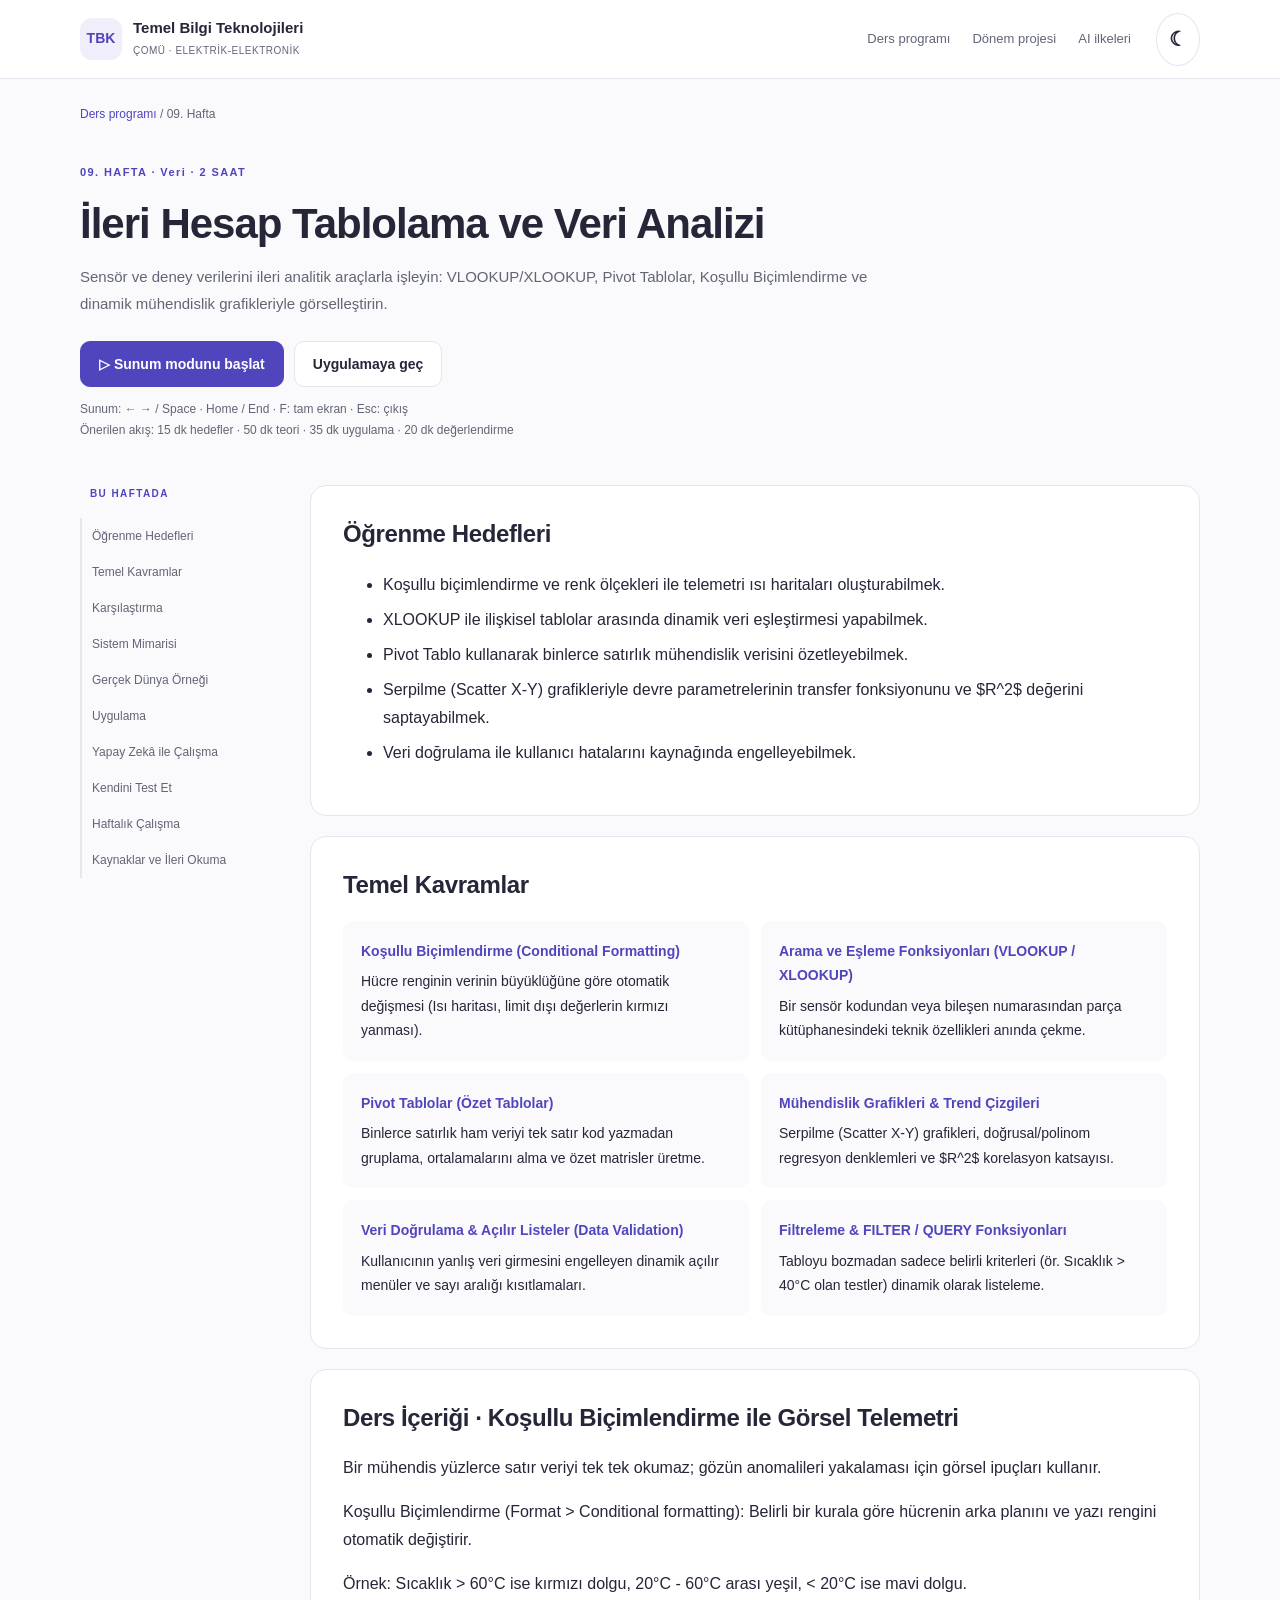
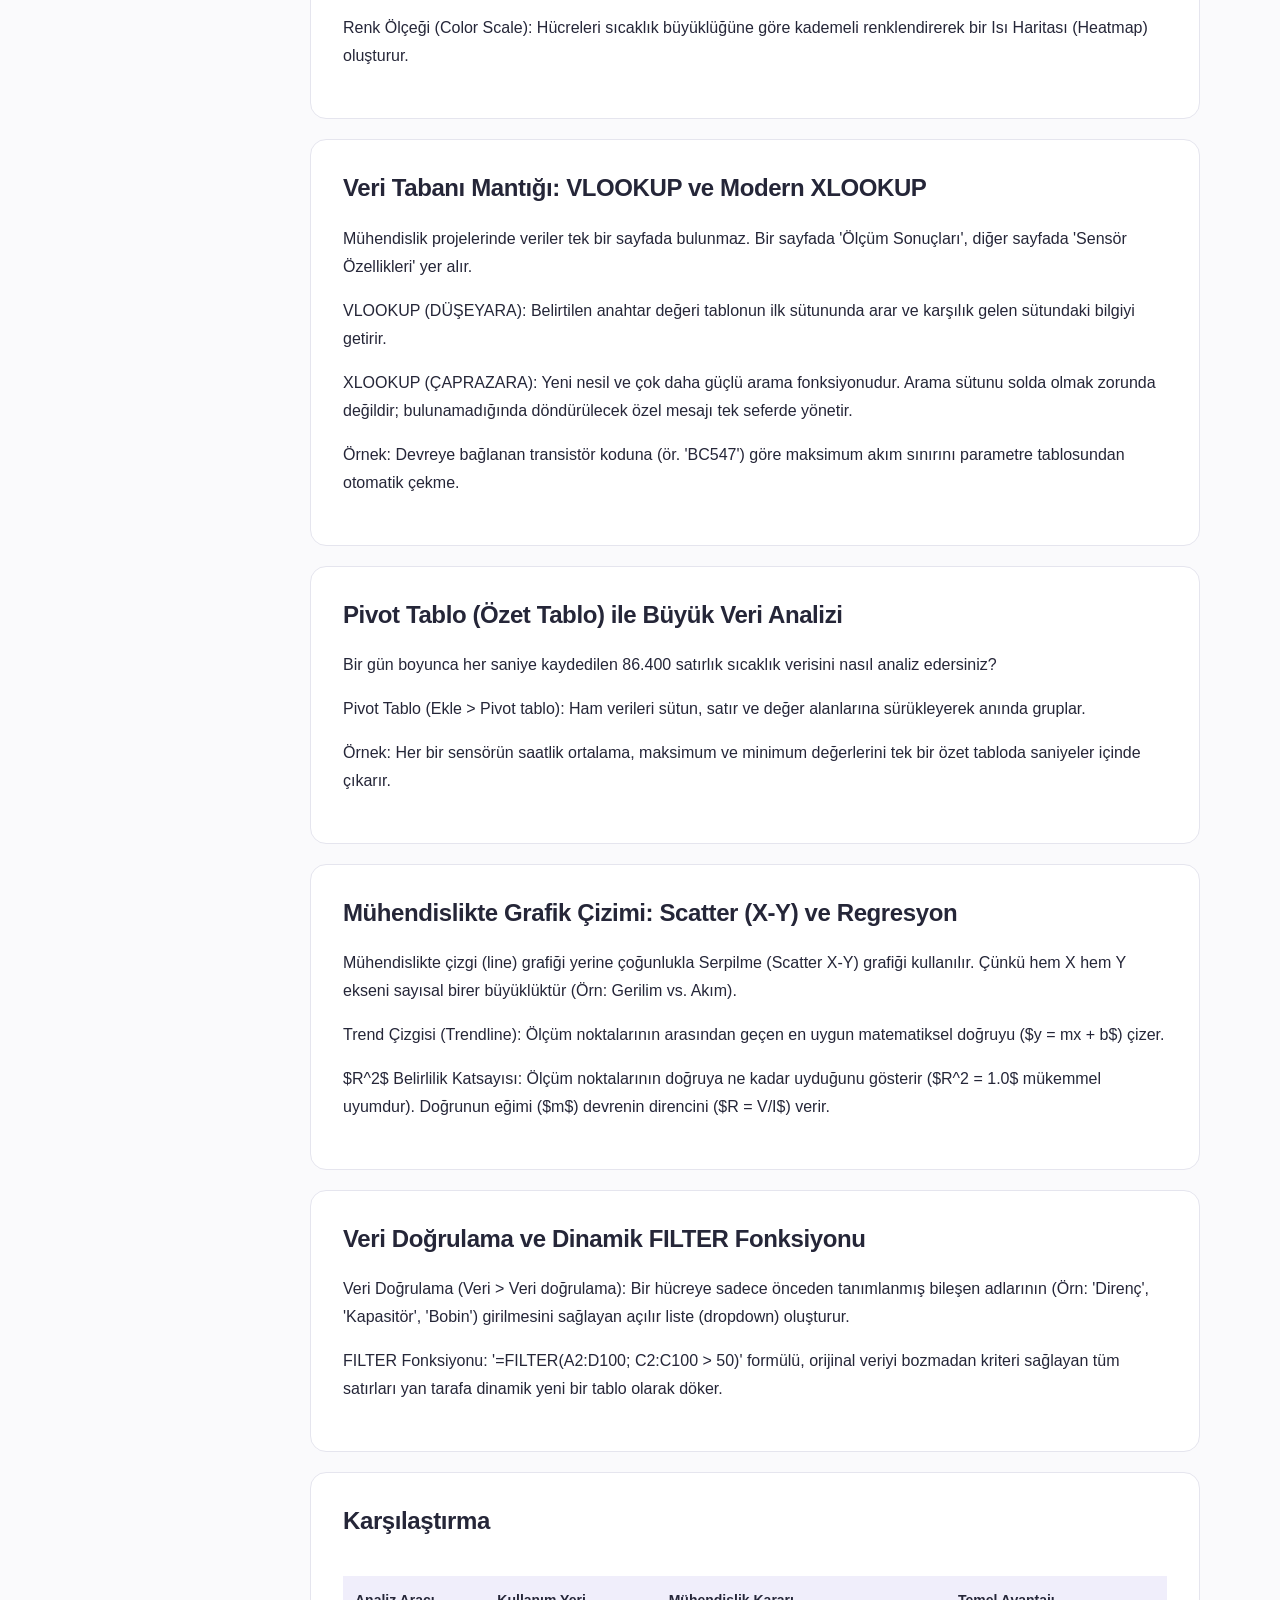
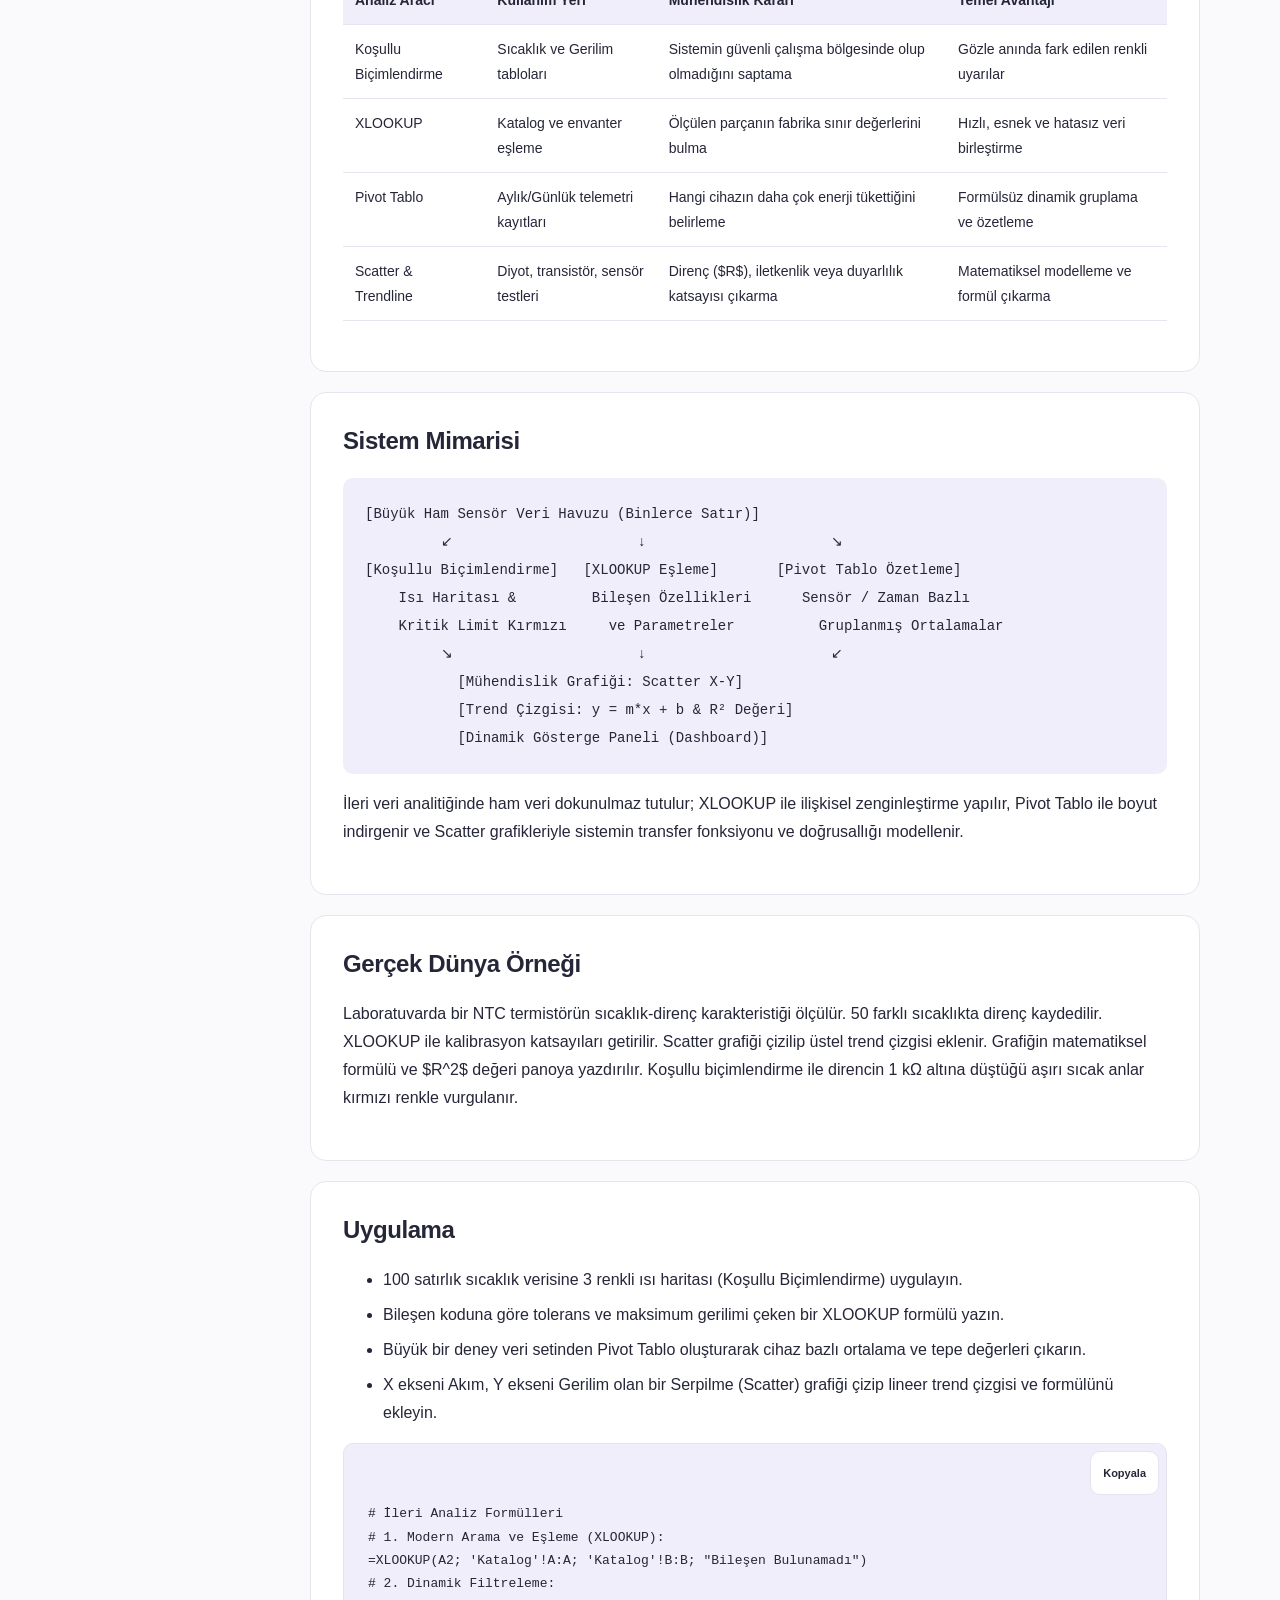
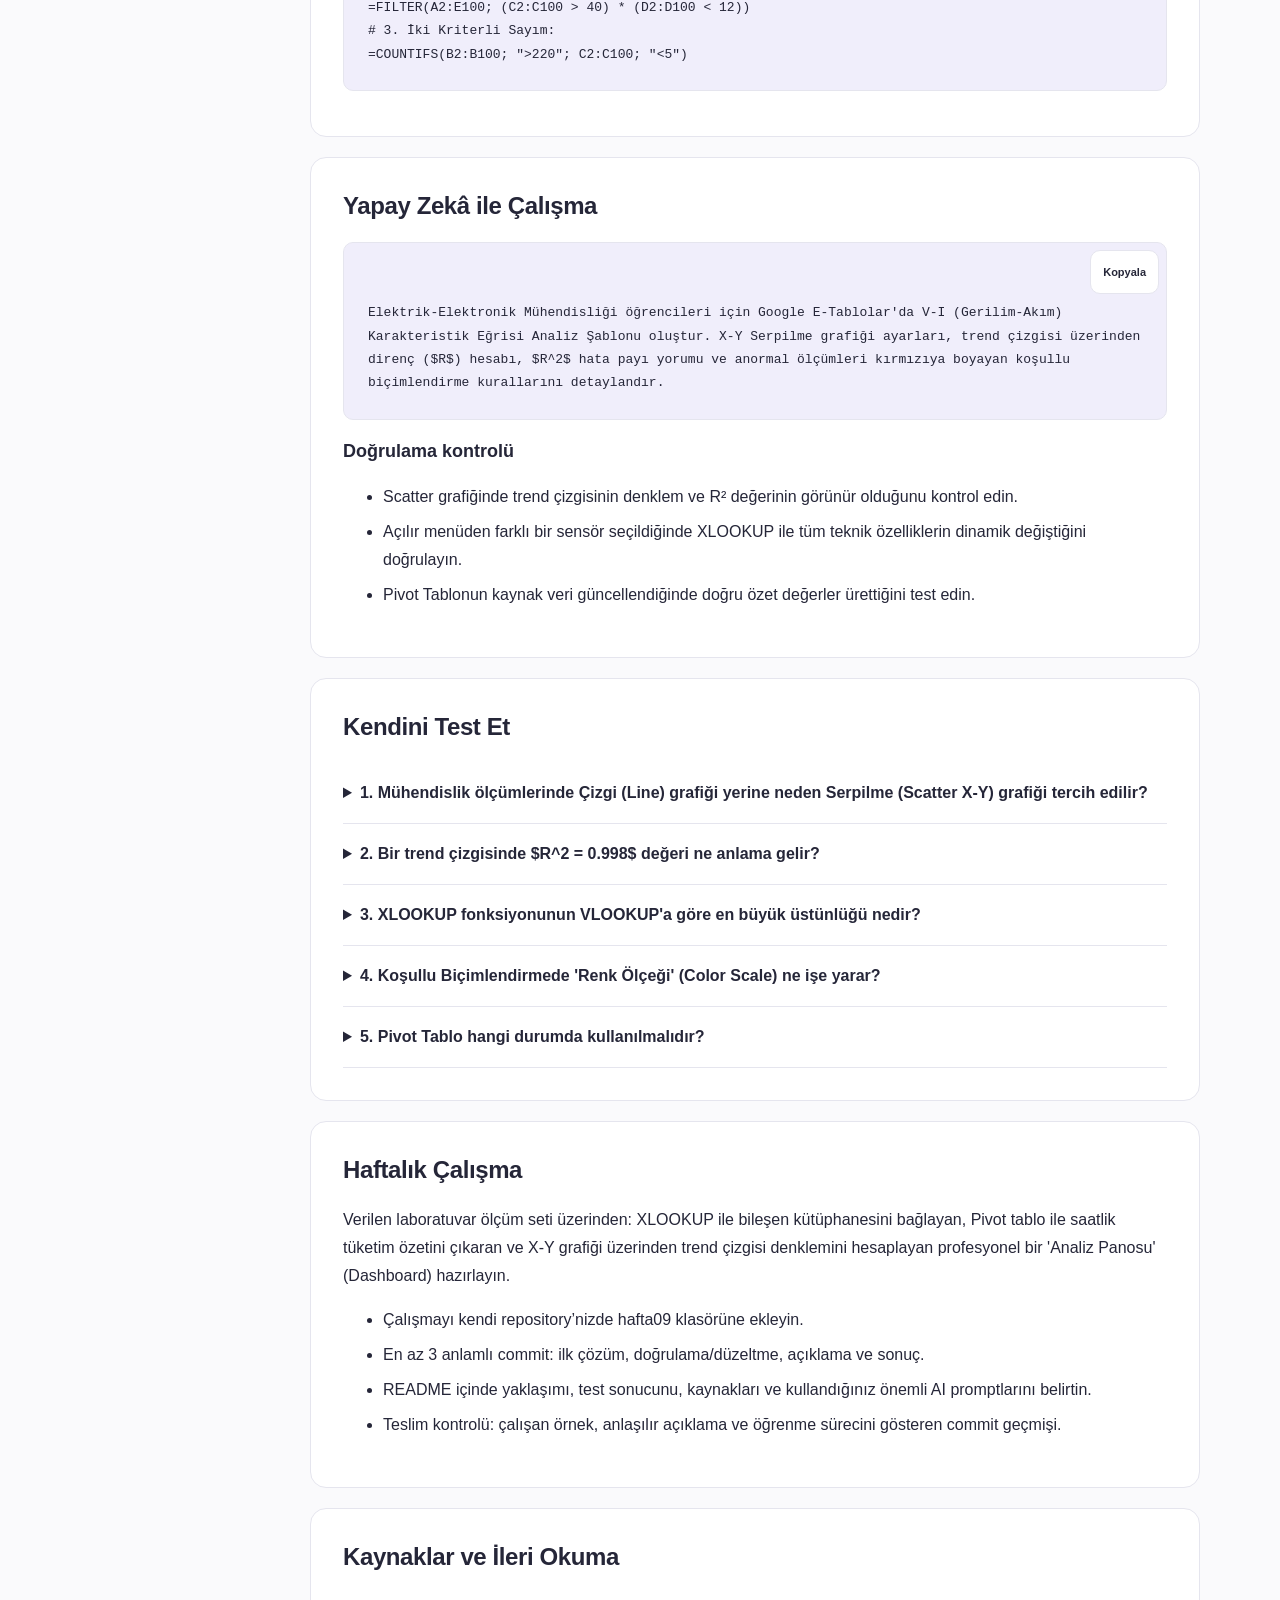
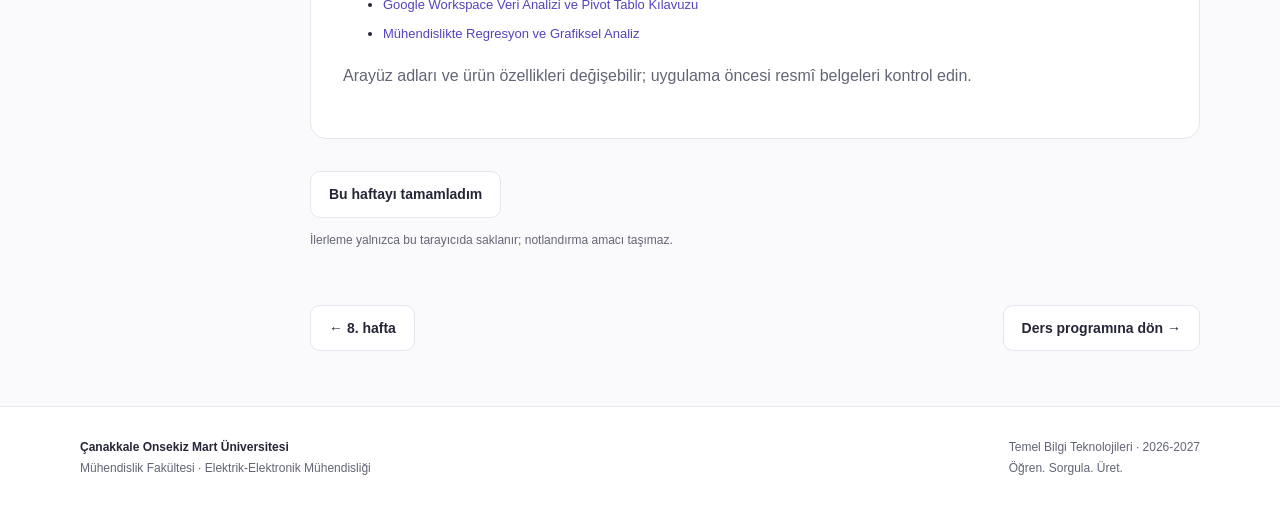
<file: weeks/week09.html>
<!doctype html><html lang="tr"><head><meta charset="utf-8"><meta name="viewport" content="width=device-width, initial-scale=1"><title>İleri Hesap Tablolama ve Veri Analizi | TBK · ÇOMÜ</title><meta name="description" content="Sensör ve deney verilerini ileri analitik araçlarla işleyin: VLOOKUP/XLOOKUP, Pivot Tablolar, Koşullu Biçimlendirme ve dinamik mühendislik grafikleriyle görselleştirin."><meta property="og:title" content="İleri Hesap Tablolama ve Veri Analizi"><meta property="og:description" content="Sensör ve deney verilerini ileri analitik araçlarla işleyin: VLOOKUP/XLOOKUP, Pivot Tablolar, Koşullu Biçimlendirme ve dinamik mühendislik grafikleriyle görselleştirin."><meta property="og:type" content="website"><meta property="og:locale" content="tr_TR"><meta name="theme-color" content="#fafafc"><link rel="icon" href="../assets/icons/favicon.svg" type="image/svg+xml"><script src="../js/theme.js"></script><link rel="stylesheet" href="../css/style.css"><link rel="stylesheet" href="../css/presentation.css"><link rel="stylesheet" href="../css/responsive.css"><script defer src="../js/main.js"></script><script defer src="../js/presentation.js"></script><script defer src="../js/demos.js"></script></head><body data-week="9"><a class="skip" href="#main">İçeriğe geç</a><header class="topbar"><nav class="nav-inner" aria-label="Ana navigasyon"><a class="brand" href="../index.html"><span class="brand-mark" aria-hidden="true">TBK</span><span><strong>Temel Bilgi Teknolojileri</strong><small>ÇOMÜ · ELEKTRİK-ELEKTRONİK</small></span></a><button class="menu-toggle" type="button" aria-expanded="false" aria-controls="primary-links" hidden>Menü <span aria-hidden="true">☰</span></button><div class="nav-links" id="primary-links"><a href="../index.html#program">Ders programı</a><a href="../index.html#proje">Dönem projesi</a><a href="../index.html#ai">AI ilkeleri</a></div><button class="theme-toggle" type="button" aria-label="Temayı değiştir">☾</button></nav></header><main id="main" class="container"><div class="breadcrumb"><a href="../index.html#program">Ders programı</a> / 09. Hafta</div><header class="lesson-header"><span class="eyebrow">09. HAFTA · Veri · 2 SAAT</span><h1>İleri Hesap Tablolama ve Veri Analizi</h1><p>Sensör ve deney verilerini ileri analitik araçlarla işleyin: VLOOKUP/XLOOKUP, Pivot Tablolar, Koşullu Biçimlendirme ve dinamik mühendislik grafikleriyle görselleştirin.</p><div class="actions"><button class="primary" id="start-presentation">▷ Sunum modunu başlat</button><a class="button" href="#uygulama">Uygulamaya geç</a></div><p class="muted">Sunum: ← → / Space · Home / End · F: tam ekran · Esc: çıkış<br>Önerilen akış: 15 dk hedefler · 50 dk teori · 35 dk uygulama · 20 dk değerlendirme</p></header><div class="lesson-layout"><aside class="toc"><details class="toc-disclosure" open><summary>Bu haftanın içindekileri</summary><span class="eyebrow">BU HAFTADA</span><nav aria-label="Ders içindekiler"><a href="#hedefler">Öğrenme Hedefleri</a><a href="#kavramlar">Temel Kavramlar</a><a href="#karsilastirma">Karşılaştırma</a><a href="#mimari">Sistem Mimarisi</a><a href="#ornek">Gerçek Dünya Örneği</a><a href="#uygulama">Uygulama</a><a href="#ai-calisma">Yapay Zekâ ile Çalışma</a><a href="#test">Kendini Test Et</a><a href="#gorev">Haftalık Çalışma</a><a href="#kaynaklar">Kaynaklar ve İleri Okuma</a></nav></details></aside><article aria-label="Haftalık ders içeriği"><section class="lesson-section" id="hedefler" aria-labelledby="hedefler-title"><h2 id="hedefler-title">Öğrenme Hedefleri</h2><ul><li>Koşullu biçimlendirme ve renk ölçekleri ile telemetri ısı haritaları oluşturabilmek.</li><li>XLOOKUP ile ilişkisel tablolar arasında dinamik veri eşleştirmesi yapabilmek.</li><li>Pivot Tablo kullanarak binlerce satırlık mühendislik verisini özetleyebilmek.</li><li>Serpilme (Scatter X-Y) grafikleriyle devre parametrelerinin transfer fonksiyonunu ve $R^2$ değerini saptayabilmek.</li><li>Veri doğrulama ile kullanıcı hatalarını kaynağında engelleyebilmek.</li></ul></section><section class="lesson-section" id="kavramlar" aria-labelledby="kavramlar-title"><h2 id="kavramlar-title">Temel Kavramlar</h2><div class="concepts"><div class="concept"><strong>Koşullu Biçimlendirme (Conditional Formatting)</strong>Hücre renginin verinin büyüklüğüne göre otomatik değişmesi (Isı haritası, limit dışı değerlerin kırmızı yanması).</div><div class="concept"><strong>Arama ve Eşleme Fonksiyonları (VLOOKUP / XLOOKUP)</strong>Bir sensör kodundan veya bileşen numarasından parça kütüphanesindeki teknik özellikleri anında çekme.</div><div class="concept"><strong>Pivot Tablolar (Özet Tablolar)</strong>Binlerce satırlık ham veriyi tek satır kod yazmadan gruplama, ortalamalarını alma ve özet matrisler üretme.</div><div class="concept"><strong>Mühendislik Grafikleri &amp; Trend Çizgileri</strong>Serpilme (Scatter X-Y) grafikleri, doğrusal/polinom regresyon denklemleri ve $R^2$ korelasyon katsayısı.</div><div class="concept"><strong>Veri Doğrulama &amp; Açılır Listeler (Data Validation)</strong>Kullanıcının yanlış veri girmesini engelleyen dinamik açılır menüler ve sayı aralığı kısıtlamaları.</div><div class="concept"><strong>Filtreleme &amp; FILTER / QUERY Fonksiyonları</strong>Tabloyu bozmadan sadece belirli kriterleri (ör. Sıcaklık &gt; 40°C olan testler) dinamik olarak listeleme.</div></div></section><section class="lesson-section" id="konu-1" aria-labelledby="konu-1-title"><h2 id="konu-1-title">Ders İçeriği · Koşullu Biçimlendirme ile Görsel Telemetri</h2><p>Bir mühendis yüzlerce satır veriyi tek tek okumaz; gözün anomalileri yakalaması için görsel ipuçları kullanır.</p><p>Koşullu Biçimlendirme (Format &gt; Conditional formatting): Belirli bir kurala göre hücrenin arka planını ve yazı rengini otomatik değiştirir.</p><p>Örnek: Sıcaklık &gt; 60°C ise kırmızı dolgu, 20°C - 60°C arası yeşil, &lt; 20°C ise mavi dolgu.</p><p>Renk Ölçeği (Color Scale): Hücreleri sıcaklık büyüklüğüne göre kademeli renklendirerek bir Isı Haritası (Heatmap) oluşturur.</p></section><section class="lesson-section" id="konu-2" aria-labelledby="konu-2-title"><h2 id="konu-2-title">Veri Tabanı Mantığı: VLOOKUP ve Modern XLOOKUP</h2><p>Mühendislik projelerinde veriler tek bir sayfada bulunmaz. Bir sayfada &#x27;Ölçüm Sonuçları&#x27;, diğer sayfada &#x27;Sensör Özellikleri&#x27; yer alır.</p><p>VLOOKUP (DÜŞEYARA): Belirtilen anahtar değeri tablonun ilk sütununda arar ve karşılık gelen sütundaki bilgiyi getirir.</p><p>XLOOKUP (ÇAPRAZARA): Yeni nesil ve çok daha güçlü arama fonksiyonudur. Arama sütunu solda olmak zorunda değildir; bulunamadığında döndürülecek özel mesajı tek seferde yönetir.</p><p>Örnek: Devreye bağlanan transistör koduna (ör. &#x27;BC547&#x27;) göre maksimum akım sınırını parametre tablosundan otomatik çekme.</p></section><section class="lesson-section" id="konu-3" aria-labelledby="konu-3-title"><h2 id="konu-3-title">Pivot Tablo (Özet Tablo) ile Büyük Veri Analizi</h2><p>Bir gün boyunca her saniye kaydedilen 86.400 satırlık sıcaklık verisini nasıl analiz edersiniz?</p><p>Pivot Tablo (Ekle &gt; Pivot tablo): Ham verileri sütun, satır ve değer alanlarına sürükleyerek anında gruplar.</p><p>Örnek: Her bir sensörün saatlik ortalama, maksimum ve minimum değerlerini tek bir özet tabloda saniyeler içinde çıkarır.</p></section><section class="lesson-section" id="konu-4" aria-labelledby="konu-4-title"><h2 id="konu-4-title">Mühendislikte Grafik Çizimi: Scatter (X-Y) ve Regresyon</h2><p>Mühendislikte çizgi (line) grafiği yerine çoğunlukla Serpilme (Scatter X-Y) grafiği kullanılır. Çünkü hem X hem Y ekseni sayısal birer büyüklüktür (Örn: Gerilim vs. Akım).</p><p>Trend Çizgisi (Trendline): Ölçüm noktalarının arasından geçen en uygun matematiksel doğruyu ($y = mx + b$) çizer.</p><p>$R^2$ Belirlilik Katsayısı: Ölçüm noktalarının doğruya ne kadar uyduğunu gösterir ($R^2 = 1.0$ mükemmel uyumdur). Doğrunun eğimi ($m$) devrenin direncini ($R = V/I$) verir.</p></section><section class="lesson-section" id="konu-5" aria-labelledby="konu-5-title"><h2 id="konu-5-title">Veri Doğrulama ve Dinamik FILTER Fonksiyonu</h2><p>Veri Doğrulama (Veri &gt; Veri doğrulama): Bir hücreye sadece önceden tanımlanmış bileşen adlarının (Örn: &#x27;Direnç&#x27;, &#x27;Kapasitör&#x27;, &#x27;Bobin&#x27;) girilmesini sağlayan açılır liste (dropdown) oluşturur.</p><p>FILTER Fonksiyonu: &#x27;=FILTER(A2:D100; C2:C100 &gt; 50)&#x27; formülü, orijinal veriyi bozmadan kriteri sağlayan tüm satırları yan tarafa dinamik yeni bir tablo olarak döker.</p></section><section class="lesson-section" id="karsilastirma" aria-labelledby="karsilastirma-title"><h2 id="karsilastirma-title">Karşılaştırma</h2><div class="table-wrap"><table><thead><tr><th scope="col">Analiz Aracı</th><th scope="col">Kullanım Yeri</th><th scope="col">Mühendislik Kararı</th><th scope="col">Temel Avantajı</th></tr></thead><tbody><tr><td>Koşullu Biçimlendirme</td><td>Sıcaklık ve Gerilim tabloları</td><td>Sistemin güvenli çalışma bölgesinde olup olmadığını saptama</td><td>Gözle anında fark edilen renkli uyarılar</td></tr><tr><td>XLOOKUP</td><td>Katalog ve envanter eşleme</td><td>Ölçülen parçanın fabrika sınır değerlerini bulma</td><td>Hızlı, esnek ve hatasız veri birleştirme</td></tr><tr><td>Pivot Tablo</td><td>Aylık/Günlük telemetri kayıtları</td><td>Hangi cihazın daha çok enerji tükettiğini belirleme</td><td>Formülsüz dinamik gruplama ve özetleme</td></tr><tr><td>Scatter &amp; Trendline</td><td>Diyot, transistör, sensör testleri</td><td>Direnç ($R$), iletkenlik veya duyarlılık katsayısı çıkarma</td><td>Matematiksel modelleme ve formül çıkarma</td></tr></tbody></table></div></section><section class="lesson-section" id="mimari" aria-labelledby="mimari-title"><h2 id="mimari-title">Sistem Mimarisi</h2><div class="diagram">[Büyük Ham Sensör Veri Havuzu (Binlerce Satır)]
         ↙                      ↓                      ↘
[Koşullu Biçimlendirme]   [XLOOKUP Eşleme]       [Pivot Tablo Özetleme]
    Isı Haritası &amp;         Bileşen Özellikleri      Sensör / Zaman Bazlı
    Kritik Limit Kırmızı     ve Parametreler          Gruplanmış Ortalamalar
         ↘                      ↓                      ↙
           [Mühendislik Grafiği: Scatter X-Y]
           [Trend Çizgisi: y = m*x + b &amp; R² Değeri]
           [Dinamik Gösterge Paneli (Dashboard)]</div><p>İleri veri analitiğinde ham veri dokunulmaz tutulur; XLOOKUP ile ilişkisel zenginleştirme yapılır, Pivot Tablo ile boyut indirgenir ve Scatter grafikleriyle sistemin transfer fonksiyonu ve doğrusallığı modellenir.</p></section><section class="lesson-section" id="ornek" aria-labelledby="ornek-title"><h2 id="ornek-title">Gerçek Dünya Örneği</h2><p>Laboratuvarda bir NTC termistörün sıcaklık-direnç karakteristiği ölçülür. 50 farklı sıcaklıkta direnç kaydedilir. XLOOKUP ile kalibrasyon katsayıları getirilir. Scatter grafiği çizilip üstel trend çizgisi eklenir. Grafiğin matematiksel formülü ve $R^2$ değeri panoya yazdırılır. Koşullu biçimlendirme ile direncin 1 kΩ altına düştüğü aşırı sıcak anlar kırmızı renkle vurgulanır.</p></section><section class="lesson-section" id="uygulama" aria-labelledby="uygulama-title"><h2 id="uygulama-title">Uygulama</h2><ul><li>100 satırlık sıcaklık verisine 3 renkli ısı haritası (Koşullu Biçimlendirme) uygulayın.</li><li>Bileşen koduna göre tolerans ve maksimum gerilimi çeken bir XLOOKUP formülü yazın.</li><li>Büyük bir deney veri setinden Pivot Tablo oluşturarak cihaz bazlı ortalama ve tepe değerleri çıkarın.</li><li>X ekseni Akım, Y ekseni Gerilim olan bir Serpilme (Scatter) grafiği çizip lineer trend çizgisi ve formülünü ekleyin.</li></ul><div class="code-wrap"><pre><code># İleri Analiz Formülleri
# 1. Modern Arama ve Eşleme (XLOOKUP):
=XLOOKUP(A2; &#x27;Katalog&#x27;!A:A; &#x27;Katalog&#x27;!B:B; &quot;Bileşen Bulunamadı&quot;)
# 2. Dinamik Filtreleme:
=FILTER(A2:E100; (C2:C100 &gt; 40) * (D2:D100 &lt; 12))
# 3. İki Kriterli Sayım:
=COUNTIFS(B2:B100; &quot;&gt;220&quot;; C2:C100; &quot;&lt;5&quot;)</code></pre></div></section><section class="lesson-section" id="ai-calisma" aria-labelledby="ai-calisma-title"><h2 id="ai-calisma-title">Yapay Zekâ ile Çalışma</h2><div class="code-wrap"><pre><code>Elektrik-Elektronik Mühendisliği öğrencileri için Google E-Tablolar&#x27;da V-I (Gerilim-Akım) Karakteristik Eğrisi Analiz Şablonu oluştur. X-Y Serpilme grafiği ayarları, trend çizgisi üzerinden direnç ($R$) hesabı, $R^2$ hata payı yorumu ve anormal ölçümleri kırmızıya boyayan koşullu biçimlendirme kurallarını detaylandır.</code></pre></div><h3>Doğrulama kontrolü</h3><ul><li>Scatter grafiğinde trend çizgisinin denklem ve R² değerinin görünür olduğunu kontrol edin.</li><li>Açılır menüden farklı bir sensör seçildiğinde XLOOKUP ile tüm teknik özelliklerin dinamik değiştiğini doğrulayın.</li><li>Pivot Tablonun kaynak veri güncellendiğinde doğru özet değerler ürettiğini test edin.</li></ul></section><section class="lesson-section" id="test" aria-labelledby="test-title"><h2 id="test-title">Kendini Test Et</h2><details><summary>1. Mühendislik ölçümlerinde Çizgi (Line) grafiği yerine neden Serpilme (Scatter X-Y) grafiği tercih edilir?</summary><p>Çünkü mühendislikte her iki eksen de oransal sayısal büyüklükleri temsil eder; çizgi grafiği ise X eksenini metin/kategori olarak ele alır.</p></details><details><summary>2. Bir trend çizgisinde $R^2 = 0.998$ değeri ne anlama gelir?</summary><p>Matematiksel modelin ölçüm noktalarına mükemmel seviyede uyduğunu ve deneysel hatanın çok düşük olduğunu gösterir.</p></details><details><summary>3. XLOOKUP fonksiyonunun VLOOKUP&#x27;a göre en büyük üstünlüğü nedir?</summary><p>Aranan sütunun en solda olma zorunluluğunun bulunmaması, sağdan sola arama yapabilmesi ve hata durumunda doğrudan varsayılan değer dönebilmesidir.</p></details><details><summary>4. Koşullu Biçimlendirmede &#x27;Renk Ölçeği&#x27; (Color Scale) ne işe yarar?</summary><p>Hücre değerlerinin minimum ve maksimumuna göre otomatik degrade renk atayarak tablodan canlı bir Isı Haritası (Heatmap) üretir.</p></details><details><summary>5. Pivot Tablo hangi durumda kullanılmalıdır?</summary><p>Çok sayıda satırdan oluşan ham verileri belirli kategorilere göre (ör. sensör türü, gün, cihaz) hızlıca gruplayıp özetlemek için.</p></details></section><section class="lesson-section" id="gorev" aria-labelledby="gorev-title"><h2 id="gorev-title">Haftalık Çalışma</h2><p>Verilen laboratuvar ölçüm seti üzerinden: XLOOKUP ile bileşen kütüphanesini bağlayan, Pivot tablo ile saatlik tüketim özetini çıkaran ve X-Y grafiği üzerinden trend çizgisi denklemini hesaplayan profesyonel bir &#x27;Analiz Panosu&#x27; (Dashboard) hazırlayın.</p><ul><li>Çalışmayı kendi repository’nizde hafta09 klasörüne ekleyin.</li><li>En az 3 anlamlı commit: ilk çözüm, doğrulama/düzeltme, açıklama ve sonuç.</li><li>README içinde yaklaşımı, test sonucunu, kaynakları ve kullandığınız önemli AI promptlarını belirtin.</li><li>Teslim kontrolü: çalışan örnek, anlaşılır açıklama ve öğrenme sürecini gösteren commit geçmişi.</li></ul></section><section class="lesson-section" id="kaynaklar" aria-labelledby="kaynaklar-title"><h2 id="kaynaklar-title">Kaynaklar ve İleri Okuma</h2><ul class="source-list"><li><a href="https://support.google.com/docs/answer/1272900">Google Workspace Veri Analizi ve Pivot Tablo Kılavuzu</a></li><li><a href="https://support.google.com/docs/answer/63824">Mühendislikte Regresyon ve Grafiksel Analiz</a></li></ul><p class="muted">Arayüz adları ve ürün özellikleri değişebilir; uygulama öncesi resmî belgeleri kontrol edin.</p></section><div class="completion"><button id="mark-complete" aria-pressed="false">Bu haftayı tamamladım</button><p class="muted">İlerleme yalnızca bu tarayıcıda saklanır; notlandırma amacı taşımaz.</p></div><nav class="week-nav" aria-label="Haftalar arası navigasyon"><a class="button" href="week08.html">← 8. hafta</a><a class="button" href="../index.html#program">Ders programına dön →</a></nav></article></div></main><div class="presentation-controls" hidden role="region" aria-label="Sunum denetimleri"><progress id="slide-progress" max="100" value="0" aria-label="Sunum ilerlemesi"></progress><button id="slide-prev" aria-label="Önceki slayt">←</button><output id="slide-count" aria-live="polite"></output><button id="slide-next" aria-label="Sonraki slayt">→</button><button id="slide-fullscreen">Tam ekran</button><button id="slide-exit">Çıkış (Esc)</button><span class="sr-only" id="presentation-message" aria-live="polite"></span></div><footer class="footer"><div class="container"><div><strong>Çanakkale Onsekiz Mart Üniversitesi</strong><br>Mühendislik Fakültesi · Elektrik-Elektronik Mühendisliği</div><div>Temel Bilgi Teknolojileri · 2026-2027<br>Öğren. Sorgula. Üret.</div></div></footer></body></html>
</file>
<file: css/style.css>
/* Shared tokens: light by default, optional dark appearance. */
:root {
  color-scheme: light;
  --bg: #fafafc;
  --surface: #ffffff;
  --ink: #252638;
  --muted: #626575;
  --line: #e5e5ee;
  --accent: #5145bd;
  --soft: #f0eefb;
  --nav: #39327e;
  --green: #24705b;
  --hero: #f1eff9;
  --warm: #fbf0e4;
  --shadow: 0 6px 24px #29253e05;
}
[data-theme=dark] {
  color-scheme: dark;
  --bg: #191b25;
  --surface: #222532;
  --ink: #f0f0f7;
  --muted: #b6b9cd;
  --line: #3b3e51;
  --accent: #b6adff;
  --soft: #302e49;
  --nav: #b6adff;
  --green: #94d9bd;
  --hero: #28263a;
  --warm: #3b312a;
  --shadow: none;
}
* { box-sizing: border-box; }
html { scroll-behavior: smooth; scroll-padding-top: 100px; }
body { margin: 0; background: var(--bg); color: var(--ink); font: 16px/1.75 'Segoe UI', Arial, sans-serif; }
a { color: var(--accent); text-decoration: none; }
a:hover { text-decoration: underline; }
button, input, select { font: inherit; }
button, .button { min-height: 44px; display: inline-flex; align-items: center; justify-content: center; gap: 9px; padding: 10px 18px; border: 1px solid var(--line); border-radius: 10px; background: var(--surface); color: var(--ink); cursor: pointer; font-weight: 600; font-size: 14px; }
button:hover, .button:hover { border-color: var(--accent); text-decoration: none; }
button:disabled { opacity: .45; cursor: default; }
.primary { color: #fff; background: #5145bd; border-color: #5145bd; }
:where(a, button, summary, input, select):focus-visible { outline: 3px solid #b46f21; outline-offset: 4px; }
[hidden] { display: none !important; }
.skip { position: fixed; transform: translateY(-150%); top: 0; left: 12px; z-index: 200; background: var(--surface); padding: 12px; }
.skip:focus { transform: translateY(0); }
.container { max-width: 1180px; margin: auto; padding: 0 30px; }
.eyebrow { font-size: 11px; letter-spacing: 1.4px; font-weight: 700; color: var(--accent); }
.muted, .label { color: var(--muted); }
.label { font-size: 12px; }
section[id] { scroll-margin-top: 100px; }

/* Quiet, compact navigation. */
.topbar { position: sticky; top: 0; z-index: 30; background: var(--surface); border-bottom: 1px solid var(--line); }
.nav-inner { max-width: 1180px; margin: auto; min-height: 78px; padding: 12px 30px; display: flex; align-items: center; gap: 25px; }
.brand { display: flex; align-items: center; gap: 11px; color: var(--ink); line-height: 1.4; margin-right: auto; min-width: 0; }
.brand:hover { text-decoration: none; }
.brand-mark { width: 42px; height: 42px; flex-shrink: 0; display: grid; place-items: center; border-radius: 12px; background: var(--soft); color: var(--accent); font-size: 14px; font-weight: 800; }
.brand strong { display: block; font-size: 15px; }
.brand small { color: var(--muted); font-size: 10px; letter-spacing: .5px; }
.nav-links { display: flex; gap: 22px; }
.nav-links a { display: inline-flex; align-items: center; min-height: 44px; font-size: 13px; color: var(--muted); }
.theme-toggle { width: 44px; flex-shrink: 0; padding: 8px; font-size: 20px; border-radius: 50%; }
.menu-toggle { display: none; }

/* Intro: a soft background and two direct entry points. */
.hero { display: grid; grid-template-columns: 1.15fr 1fr; align-items: center; gap: 46px; margin: 30px -12px 24px; padding: 42px 38px; border-radius: 24px; background: var(--hero); }
.hero h1 { margin: 18px 0; font-size: clamp(34px, 3.7vw, 51px); line-height: 1.16; letter-spacing: -1.7px; font-weight: 750; }
.hero h1 span { color: var(--accent); }
.hero p { color: var(--muted); font-size: 15px; max-width: 530px; }
.hero p strong { color: var(--ink); font-size: 17px; }
.hero .university { font-size: 12px; margin: 20px 0; }
.actions { display: flex; flex-wrap: wrap; gap: 10px; margin-top: 24px; }
.course-preview { padding: 25px; background: var(--surface); border: 1px solid var(--line); border-radius: 18px; box-shadow: var(--shadow); min-width: 0; }
.preview-heading { display: flex; align-items: center; justify-content: space-between; gap: 12px; }
.preview-heading .eyebrow { font-size: 9px; letter-spacing: 1px; }
.ready-badge { color: var(--green); background: var(--bg); border: 1px solid var(--line); border-radius: 20px; font-size: 10px; white-space: nowrap; padding: 3px 9px; }
.course-preview h2 { font-size: 25px; line-height: 1.3; letter-spacing: -.5px; margin: 23px 0 8px; }
.course-preview p { font-size: 12px; margin-bottom: 20px; }
.preview-lesson { display: flex; align-items: center; gap: 12px; padding: 16px 0; border-top: 1px solid var(--line); color: var(--ink); }
.preview-lesson:hover { text-decoration: none; color: var(--accent); }
.preview-lesson>span:nth-child(2) { flex: 1; }
.preview-number { display: grid; place-items: center; min-width: 40px; height: 44px; background: var(--soft); color: var(--accent); border-radius: 10px; font-size: 15px; font-weight: 700; }
.preview-lesson:nth-of-type(2) .preview-number { background: var(--warm); color: var(--ink); }
.preview-lesson strong { display: block; font-size: 14px; }
.preview-lesson small { display: block; color: var(--muted); font-size: 10px; margin-top: 3px; }
.preview-note { display: flex; gap: 9px; padding-top: 14px; border-top: 1px solid var(--line); color: var(--muted); font-size: 10px; }
.preview-note>span { color: var(--accent); }
.stats { display: grid; grid-template-columns: repeat(4, minmax(0, 1fr)); margin-bottom: 48px; padding: 18px 0; }
.stat { padding: 0 22px; border-right: 1px solid var(--line); }
.stat:first-child { padding-left: 0; }
.stat:last-child { border: 0; }
.stat strong { display: block; font-size: 20px; font-weight: 650; line-height: 1.5; }
.stat span { color: var(--muted); font-size: 11px; }
progress { height: 5px; width: 100%; accent-color: var(--accent); }

/* Available lessons stay prominent; planned weeks are compact. */
.section-heading { display: flex; align-items: end; justify-content: space-between; gap: 20px; margin: 25px 0; }
.section-heading h2 { font-size: 28px; letter-spacing: -.7px; line-height: 1.3; margin: 8px 0; }
.section-heading p { font-size: 13px; color: var(--muted); margin: 0; }
.filters { display: flex; align-items: center; gap: 7px; flex-wrap: wrap; margin: 24px 0 20px; }
.filters button { border-color: transparent; background: transparent; font-size: 12px; padding: 8px 13px; }
.filters button[aria-pressed=true] { background: var(--soft); color: var(--accent); }
.search { margin-left: auto; border: 1px solid var(--line); background: var(--surface); border-radius: 10px; min-height: 44px; padding: 8px 12px; min-width: 190px; color: var(--ink); font-size: 13px; }
.week-grid { display: grid; grid-template-columns: repeat(6, minmax(0, 1fr)); gap: 16px; }
.week-card { grid-column: span 3; min-width: 0; display: flex; flex-direction: column; padding: 26px; border: 1px solid var(--line); border-radius: 16px; color: var(--ink); background: var(--surface); transition: border-color .2s, box-shadow .2s; }
.week-card:hover { text-decoration: none; border-color: var(--accent); box-shadow: var(--shadow); }
.card-top { display: flex; align-items: center; justify-content: space-between; gap: 12px; }
.week-number { background: var(--soft); color: var(--accent); padding: 5px 10px; border-radius: 7px; font-size: 11px; font-weight: 700; }
.tag { font-size: 10px; color: var(--muted); }
.week-card h3 { font-size: 20px; line-height: 1.4; letter-spacing: -.3px; margin: 20px 0 12px; }
.week-card p { font-size: 14px; color: var(--muted); margin: 0 0 22px; }
.card-bottom { display: flex; align-items: center; justify-content: space-between; margin-top: auto; border-top: 1px solid var(--line); padding-top: 15px; color: var(--muted); font-size: 12px; }
.card-bottom b { color: var(--accent); }
.week-card[aria-disabled=true] { grid-column: span 2; background: transparent; padding: 20px; cursor: default; }
.week-card[aria-disabled=true]:hover { border-color: var(--line); box-shadow: none; }
.week-card[aria-disabled=true] .week-number { background: var(--surface); color: var(--muted); }
.week-card[aria-disabled=true] h3 { font-size: 15px; margin: 14px 0 16px; }
.week-card[aria-disabled=true] p { display: none; }
.week-card[aria-disabled=true] .card-bottom { font-size: 11px; padding-top: 10px; border: 0; }
.completed-label { color: var(--green); }
.empty { padding: 20px; color: var(--muted); }
.panel { background: var(--surface); border: 1px solid var(--line); border-radius: 16px; padding: 30px; margin: 30px 0; }
.panel h2 { font-size: 26px; letter-spacing: -.5px; line-height: 1.35; }
.panel p, .panel li { font-size: 14px; }
.learning-path { display: flex; flex-wrap: wrap; gap: 8px; align-items: center; margin: 24px 0; }
.learning-path span { border-radius: 6px; background: var(--soft); padding: 7px 10px; font-size: 11px; }
.learning-path i { font-style: normal; color: var(--muted); }
.feature-grid { display: grid; grid-template-columns: 1fr 1fr; gap: 24px; margin: 32px 0; }
.feature-grid .panel { margin: 0; }
.quote { margin: 24px 0; border-left: 3px solid var(--accent); padding: 5px 18px; font-size: 18px; font-weight: 600; line-height: 1.7; }
.footer { background: var(--surface); border-top: 1px solid var(--line); margin-top: 55px; padding: 30px 0; font-size: 12px; color: var(--muted); }
.footer .container { display: flex; justify-content: space-between; gap: 25px; }
.footer strong { color: var(--ink); }

/* Readable lessons with a contained navigation sidebar. */
.breadcrumb { font-size: 12px; color: var(--muted); padding-top: 25px; }
.lesson-header { padding: 32px 0; }
.lesson-header h1 { max-width: 880px; font-size: clamp(28px, 3.5vw, 42px); line-height: 1.2; letter-spacing: -1px; margin: 14px 0; }
.lesson-header p { max-width: 790px; color: var(--muted); font-size: 15px; }
.lesson-header p.muted { font-size: 12px; }
.lesson-layout { display: grid; grid-template-columns: 200px minmax(0, 1fr); align-items: start; gap: 30px; }
.lesson-layout>article { min-width: 0; }
.toc { position: sticky; top: 102px; max-height: calc(100dvh - 125px); overflow-y: auto; font-size: 12px; }
.toc a { display: block; padding: 9px 10px; border-left: 2px solid var(--line); color: var(--muted); line-height: 1.5; }
.toc a:hover { border-color: var(--accent); color: var(--accent); }
.toc .eyebrow { display: block; padding: 0 10px 15px; font-size: 10px; }
.toc-disclosure { padding: 0; border: 0; }
.toc-disclosure>summary { display: none; }
.lesson-section { background: var(--surface); border: 1px solid var(--line); border-radius: 16px; padding: 32px; margin-bottom: 20px; }
.lesson-section h2 { margin-top: 0; font-size: 24px; line-height: 1.35; letter-spacing: -.4px; }
.lesson-section h3 { font-size: 18px; line-height: 1.5; }
.lesson-section p, .lesson-section li { overflow-wrap: anywhere; }
.lesson-section li { margin: 7px 0; }
.concepts { display: grid; grid-template-columns: repeat(2,minmax(0,1fr)); gap: 12px; }
.concept { border-radius: 10px; padding: 18px; background: var(--bg); font-size: 14px; }
.concept strong { display: block; color: var(--accent); margin-bottom: 6px; }
pre { background: var(--soft); color: var(--ink); border: 1px solid var(--line); border-radius: 10px; padding: 24px; font-size: 13px; line-height: 1.8; white-space: pre-wrap; overflow: auto; overflow-wrap: anywhere; }
code { font-family: Consolas, monospace; }
.code-wrap { position: relative; }
.code-wrap pre { padding-top: 58px; }
.copy { position: absolute; top: 8px; right: 8px; padding: 4px 12px; font-size: 11px; }
.diagram { background: var(--soft); color: var(--ink); border-radius: 10px; padding: 22px; font: 14px/2 Consolas, monospace; white-space: pre-wrap; overflow-wrap: anywhere; }
.table-wrap { max-width: 100%; overflow: auto; }
table { width: 100%; border-collapse: collapse; font-size: 14px; margin: 18px 0; }
th,td { padding: 12px; border-bottom: 1px solid var(--line); text-align: left; vertical-align: top; }
th { background: var(--soft); }
details { padding: 16px 0; border-bottom: 1px solid var(--line); }
summary { cursor: pointer; font-weight: 600; }
details p { color: var(--muted); }
.week-nav { display: flex; justify-content: space-between; gap: 12px; margin-top: 30px; }
.completion { padding: 12px 0; }
.completion p { font-size: 12px; }
.source-list { font-size: 13px; }
.demo { padding: 22px; background: var(--soft); border-radius: 10px; }
.demo output { display: block; font-size: 26px; font-weight: 700; margin: 10px 0; }
.demo label { display: block; margin: 10px 0; }
.demo input { max-width: 100%; padding: 7px; }
.led { display: inline-block; width: 15px; height: 15px; background: #697991; border-radius: 50%; margin-right: 10px; }
.led.on { background: #168d55; }
.result-chart { display: flex; align-items: flex-end; gap: 12px; height: 170px; padding-top: 20px; }
.bar { flex: 1; min-width: 20px; border-radius: 4px 4px 0 0; background: var(--accent); color: var(--surface); text-align: center; font-size: 12px; }
.sr-only { position: absolute; width: 1px; height: 1px; padding: 0; margin: -1px; overflow: hidden; clip: rect(0,0,0,0); white-space: nowrap; border: 0; }
</file>
<file: css/presentation.css>
.presentation-controls{position:fixed;bottom:0;left:0;right:0;z-index:80;background:var(--surface);border-top:1px solid var(--line);padding:12px 25px;display:flex;align-items:center;justify-content:center;gap:18px}.presentation-controls progress{position:absolute;top:-6px;left:0;margin:0}.presentation-controls output{font-size:13px;min-width:85px;text-align:center}.presentation-mode{overflow:hidden}.presentation-mode .topbar,.presentation-mode .breadcrumb,.presentation-mode .lesson-header,.presentation-mode .toc,.presentation-mode .week-nav,.presentation-mode .footer,.presentation-mode .completion{display:none}.presentation-mode .container{max-width:none;padding:0}.presentation-mode .lesson-layout{display:block}.presentation-mode .lesson-section{display:none}.presentation-mode .lesson-section.active-slide{display:block;height:calc(100dvh - 76px);overflow-y:auto;margin:0;border:0;border-radius:0;padding:clamp(25px,5vw,80px) max(30px,calc((100vw - 1120px)/2));font-size:clamp(17px,1.8vw,24px)}.presentation-mode .lesson-section h2{font-size:clamp(28px,3vw,42px)}.presentation-mode .concept,.presentation-mode table{font-size:clamp(16px,1.5vw,21px)}.presentation-mode .lesson-section h3{font-size:clamp(20px,2vw,28px)}
</file>
<file: css/responsive.css>
/* Tablet and compact desktop. */
@media (max-width: 1000px) {
  .nav-inner { gap: 14px; }
  .nav-links { gap: 14px; }
  .hero { gap: 24px; padding: 32px 26px; }
  .hero h1 { font-size: 39px; }
  .course-preview { padding: 20px; }
  .lesson-layout { grid-template-columns: 165px minmax(0,1fr); gap: 20px; }
  .search { width: 100%; margin-left: 0; }
}
/* Mobile: one reading column, collapsible navigation, comfortable controls. */
@media (max-width: 760px) {
  html { scroll-padding-top: 90px; }
  .container { padding: 0 18px; }
  .nav-inner { min-height: 70px; padding: 10px 18px; gap: 8px; flex-wrap: wrap; }
  .brand { gap: 8px; }
  .brand strong { font-size: 13px; }
  .brand small { font-size: 8px; letter-spacing: 0; }
  .brand-mark { width: 34px; height: 38px; font-size: 12px; }
  .theme-toggle { width: 44px; }
  .menu-toggle { display: inline-flex; padding: 8px 10px; font-size: 12px; }
  .nav-links { width: 100%; flex-direction: column; gap: 0; order: 4; }
  .nav-links a { padding: 10px 12px; border-top: 1px solid var(--line); }
  .nav-ready .nav-links { display: none; }
  .nav-ready .nav-links.is-open { display: flex; }
  .hero { grid-template-columns: 1fr; margin: 18px 0; padding: 28px 22px; gap: 25px; border-radius: 18px; }
  .hero h1 { font-size: clamp(32px, 7.5vw, 43px); letter-spacing: -1px; }
  .hero>.eyebrow, .hero .eyebrow { font-size: 9px; }
  .hero p { font-size: 14px; }
  .hero .university { font-size: 11px; }
  .hero .actions { gap: 8px; }
  .hero .button { flex: 1 1 180px; font-size: 13px; }
  .course-preview { padding: 20px; }
  .course-preview h2 { font-size: 23px; margin-top: 16px; }
  .course-preview h2 br { display: none; }
  .preview-note { display: none; }
  .stats { grid-template-columns: repeat(2,minmax(0,1fr)); row-gap: 20px; margin-bottom: 25px; padding: 15px 0; }
  .stat, .stat:first-child { padding: 0 14px; }
  .stat:nth-child(2) { border: 0; }
  .stat strong { font-size: 17px; }
  .stat span { font-size: 10px; }
  .section-heading { align-items: start; flex-direction: column; gap: 5px; }
  .section-heading h2 { font-size: 25px; }
  .section-heading>.label { display: none; }
  .filters { gap: 4px; }
  .filters button { padding: 8px 10px; font-size: 11px; }
  .search { width: 100%; min-width: 0; font-size: 16px; margin-top: 8px; }
  .week-grid { grid-template-columns: minmax(0,1fr); gap: 12px; }
  .week-card, .week-card[aria-disabled=true] { grid-column: auto; padding: 22px; }
  .week-card h3 { font-size: 19px; }
  .week-card[aria-disabled=true] { padding: 16px 20px; }
  .week-card[aria-disabled=true] h3 { margin: 10px 0; }
  .week-card[aria-disabled=true] .card-bottom { padding-top: 0; }
  .feature-grid, .concepts, .lesson-layout { grid-template-columns: minmax(0,1fr); }
  .panel { padding: 24px; margin: 22px 0; }
  .panel h2 { font-size: 23px; }
  .feature-grid { gap: 18px; }
  .quote { font-size: 16px; }
  .footer .container { flex-direction: column; gap: 16px; }
  .lesson-header { padding: 24px 0; }
  .lesson-header h1 { font-size: 30px; letter-spacing: -.6px; }
  .lesson-header .actions>* { flex: 1 1 150px; }
  .toc { position: static; max-height: none; overflow: visible; }
  .toc-disclosure { border: 1px solid var(--line); border-radius: 10px; padding: 0; background: var(--surface); }
  .toc-disclosure>summary { display: list-item; padding: 14px 18px; font-size: 14px; list-style-position: inside; }
  .toc-disclosure .eyebrow { display: none; }
  .toc-disclosure nav { padding: 0 18px 14px; }
  .toc a { font-size: 13px; min-height: 44px; }
  .lesson-section { padding: 24px 20px; }
  .lesson-section h2 { font-size: 23px; }
  .week-nav { flex-wrap: wrap; }
  .presentation-controls { gap: 6px; padding: 8px; }
  .presentation-controls button { padding: 8px; font-size: 12px; }
  .presentation-controls output { min-width: 70px; }
  .presentation-mode .lesson-section { padding: 26px 20px; }
}
@media (max-width: 390px) {
  .brand strong { max-width: 132px; font-size: 12px; }
  .brand small { display: none; }
  .menu-toggle { font-size: 0; padding: 8px 12px; }
  .menu-toggle span { font-size: 17px; }
  .preview-heading { flex-wrap: wrap; gap: 6px; }
}
@media (prefers-reduced-motion: reduce) {
  html { scroll-behavior: auto; }
  *, *::before, *::after { transition: none !important; animation: none !important; }
}
@media print {
  .topbar, .toc, .actions, .presentation-controls, .copy, .completion, .week-nav, .filters { display: none !important; }
  body { background: white !important; color: black !important; }
  .lesson-layout { display: block !important; }
  .lesson-section { break-inside: avoid; box-shadow: none; }
  .footer { margin-top: 15px; }
}
</file>
<file: css/history.css>
.history{--history-warm:#9a560b;--history-cool:var(--accent)}[data-theme=dark] .history{--history-warm:#f4bb76}.history-intro{color:var(--muted)}.history-jumps{display:flex;gap:8px;flex-wrap:wrap;margin:20px 0}.history-jumps button{font-size:12px;padding:8px 12px}.history-jumps .history-revolution{background:var(--nav);color:#f4c38b;border-color:#bb8245}.history-hint{font-size:12px!important;color:var(--muted)}.history-rail{overflow-x:auto;overscroll-behavior-x:contain;scrollbar-width:thin;scrollbar-color:var(--accent) var(--soft);padding:10px 2px 18px;margin-bottom:20px}.history-rail ol{display:flex;list-style:none;padding:0;margin:0;min-width:max-content}.history-stop{width:150px;position:relative}.history-stop:before{content:"";position:absolute;top:44px;left:0;right:0;height:3px;background:var(--accent)}.history-stop.before:before{background:var(--history-warm)}.history-stop.turn:before{background:linear-gradient(90deg,var(--history-warm),var(--accent))}.history-link{position:relative;display:flex;flex-direction:column;align-items:center;gap:10px;text-align:center;padding:0 8px;color:var(--muted);border-radius:8px}.history-link:hover{text-decoration:none}.history-year{font-family:Consolas,monospace;font-weight:700;font-size:13px;white-space:nowrap}.history-dot{width:18px;height:18px;border-radius:50%;background:var(--surface);border:3px solid var(--accent);z-index:1}.before .history-dot{border-color:var(--history-warm)}.turn .history-dot{border-color:var(--history-warm);outline:4px solid var(--soft)}.history-name{font-size:11px;line-height:1.5;max-width:135px}.history-link[aria-current=step]{color:var(--ink)}.history-link[aria-current=step] .history-dot{background:var(--accent);box-shadow:0 0 0 5px var(--soft)}.history-link[aria-current=step] .history-name{font-weight:700}.history-link:focus-visible{outline-offset:-2px}.history-event{display:grid;grid-template-columns:minmax(160px,.8fr) minmax(0,1.2fr);gap:25px;padding:22px;border:1px solid var(--line);border-radius:12px;background:var(--bg);margin-bottom:15px;scroll-margin-top:150px}.history-event.turn{border-color:#bb8245}.history-event figure{margin:0;align-self:center}.history-event img{display:block;width:100%;height:auto;border-radius:12px}.history-event figcaption{font-size:10px;color:var(--muted);margin-top:7px}.history-era{font-size:10px;letter-spacing:1px;font-weight:750;color:var(--accent)}.before .history-era,.turn .history-era{color:var(--history-warm)}.history-event h3{font-size:23px!important;margin:8px 0 12px;line-height:1.3}.history-event p{font-size:14px;line-height:1.8}.history-impact{border-left:3px solid var(--accent);padding-left:12px}.history-impact strong{display:block}.history-source{font-size:11px}.history-controls{display:flex;align-items:center;justify-content:space-between;gap:12px}.history-controls button{font-size:12px}.history-controls output{font-size:12px;text-align:center;color:var(--muted)}.history-comparison{border-top:1px solid var(--line);margin-top:25px;padding-top:10px}.history-compare-grid{display:grid;grid-template-columns:1fr 1fr;gap:20px}.history-compare-grid p{font-size:13px}.history-compare-grid>div:first-child .history-era{color:var(--history-warm)}.history.enhanced .history-event{animation:history-reveal .2s ease-out}@keyframes history-reveal{from{opacity:.4;transform:translateY(4px)}to{opacity:1;transform:none}}.presentation-mode .history-event{grid-template-columns:minmax(180px,.65fr) minmax(0,1.35fr)}.presentation-mode .history-event p{font-size:18px}.presentation-mode .history-event img{max-height:220px}.presentation-mode .history-rail{margin-bottom:10px}@media(max-width:700px){.history-event,.presentation-mode .history-event{grid-template-columns:1fr;padding:16px;gap:12px}.history-event figure{max-width:240px;margin:auto}.history-compare-grid{grid-template-columns:1fr;gap:5px}.history-stop{width:135px}.history-controls{flex-wrap:wrap}.history-controls output{flex:1}.history-jumps button{flex:1 1 42%}}@media print{.history-jumps,.history-controls,.history-rail{display:none!important}.history-event[hidden]{display:grid!important}.history-event{break-inside:avoid}}

/* Let the horizontal rail scroll inside the lesson grid at every width. */
.lesson-layout > article:has(.history){min-width:0}.history,.history-rail{min-width:0;max-width:100%}
</file>
<file: css/concepts.css>
/* Illustrated concept cards share the site's theme tokens. */
.concept-filters { display:flex; flex-wrap:wrap; gap:6px; margin:20px 0 6px; }
.concept-filters button { font-size:12px; padding:8px 12px; }
.concept-filters [aria-pressed=true] { background:var(--soft); color:var(--accent); border-color:var(--accent); }
.concept-count,.concept-caption { color:var(--muted); font-size:12px!important; }
.explore-grid { display:grid; grid-template-columns:repeat(2,minmax(0,1fr)); gap:16px; align-items:start; }
.explore-card { padding:0; border:1px solid var(--line); border-radius:14px; overflow:hidden; background:var(--surface); }
.explore-card summary { display:block; list-style:none; padding:16px; font-weight:400; }
.explore-card summary::-webkit-details-marker { display:none; }
.explore-card summary:focus-visible { outline-offset:-4px; }
.explore-card summary:hover { background:var(--bg); }
.explore-card summary img { display:block; width:100%; height:130px; object-fit:contain; background:#f0eefb; border-radius:9px; margin-bottom:14px; }
.explore-title { display:block; color:var(--accent); font-size:17px; line-height:1.4; font-weight:700; }
.explore-english { display:block; font-size:11px; color:var(--muted); margin:5px 0 12px; }
.explore-short { display:block; font-size:14px; line-height:1.7; }
.explore-open { display:flex; align-items:center; justify-content:space-between; color:var(--accent); font-size:12px; font-weight:600; margin-top:16px; }
.explore-open span { font-size:20px; }
.explore-card[open] { border-color:var(--accent); }
.explore-card[open] .explore-open span { transform:rotate(45deg); }
.explore-detail { border-top:1px solid var(--line); padding:2px 18px 16px; background:var(--bg); }
.explore-detail h4 { font-size:13px; margin:16px 0 5px; }
.explore-detail p { font-size:14px; margin:0 0 12px; }
.explore-note { border-left:3px solid var(--accent); padding:10px 14px; background:var(--soft); border-radius:0 8px 8px 0; font-size:13px!important; color:var(--ink); }
.concept-lab { margin-top:28px; padding:24px; border:1px solid var(--line); border-radius:14px; background:var(--bg); }
.concept-lab h3 { margin:8px 0 14px; font-size:22px; }
.concept-lab p { font-size:14px; }
.parallel-display { display:grid; grid-template-columns:1fr 1fr; gap:20px; }
.parallel-display h4 { font-size:14px; }
.task-pixels { display:grid; grid-template-columns:repeat(4,1fr); gap:6px; }
.task-pixels span { aspect-ratio:1.8; background:var(--surface); border:1px solid var(--line); border-radius:5px; }
.task-pixels span.done { background:var(--accent); border-color:var(--accent); }
.lab-controls,.memory-controls { display:flex; align-items:center; flex-wrap:wrap; gap:8px; margin:18px 0; }
.lab-controls button,.memory-controls button { font-size:12px; }
.lab-controls output { color:var(--muted); font-size:12px; }
.memory-display { display:grid; grid-template-columns:1fr auto 1fr; gap:12px; align-items:center; }
.memory-display>div { min-width:0; padding:20px 14px; background:var(--surface); border:1px solid var(--line); border-radius:10px; }
.memory-display output { display:block; font-size:25px; font-weight:700; margin:12px 0; }
.memory-display small { font-size:11px; color:var(--muted); }
.memory-display .eyebrow { font-size:9px; letter-spacing:.5px; }
.memory-arrow { color:var(--accent); }
.concept-reading { font-size:13px; margin-top:24px; }
.presentation-mode .explore-grid { grid-template-columns:repeat(3,minmax(0,1fr)); }
.presentation-mode .explore-card summary img { height:105px; }
@media(max-width:700px) {
 .explore-grid,.presentation-mode .explore-grid { grid-template-columns:minmax(0,1fr); }
 .concept-lab { padding:18px; }
 .parallel-display { gap:12px; }
 .parallel-display h4 { font-size:12px; }
 .memory-display { grid-template-columns:minmax(0,1fr); }
 .memory-arrow { transform:rotate(90deg); text-align:center; }
 .concept-filters button { flex:1 1 40%; }
}
@media print {
 .concept-filters,.lab-controls,.memory-controls { display:none!important; }
 .explore-card[hidden] { display:block!important; }
 .explore-card::details-content { display:block!important; content-visibility:visible!important; }
 .explore-card { break-inside:avoid; }
}
</file>
<file: css/architecture.css>
.architecture-explorer{--arch-input:#26796a;--arch-memory:#b46a28;--arch-output:#3173a8}.architecture-lead{max-width:780px;color:var(--muted)}.architecture-tabs{display:flex;gap:8px;padding:5px;margin:22px 0;background:var(--bg);border:1px solid var(--line);border-radius:12px;width:max-content;max-width:100%}.architecture-tabs button{border:0;background:transparent;font-size:12px}.architecture-tabs [aria-selected=true]{background:var(--surface);color:var(--accent);box-shadow:var(--shadow)}.architecture-diagram{position:relative;display:grid;align-items:center;gap:16px;padding:28px;background:var(--bg);border:1px solid var(--line);border-radius:16px;min-height:290px}.architecture-general{grid-template-columns:1fr 34px 1fr 34px 1fr;grid-template-rows:1fr 38px 1fr}.architecture-general .node-input{grid-column:1;grid-row:1}.architecture-general .node-process{grid-column:3;grid-row:1}.architecture-general .node-memory{grid-column:5;grid-row:1}.architecture-general .node-storage{grid-column:3;grid-row:3}.architecture-general .node-output{grid-column:5;grid-row:3}.link-input-process{grid-column:2;grid-row:1}.link-process-memory{grid-column:4;grid-row:1}.link-process-storage{grid-column:3;grid-row:2}.link-process-output{grid-column:4;grid-row:3}.architecture-electronic{grid-template-columns:1fr 30px 1fr 30px 1fr 30px 1fr;grid-template-rows:1fr 38px 1fr}.architecture-electronic .node-sensor{grid-column:1;grid-row:1}.architecture-electronic .node-adc{grid-column:3;grid-row:1}.architecture-electronic .node-processor{grid-column:5;grid-row:1}.architecture-electronic .node-ram{grid-column:7;grid-row:1}.architecture-electronic .node-flash{grid-column:5;grid-row:3}.architecture-electronic .node-actuator{grid-column:7;grid-row:3}.link-sensor-adc{grid-column:2;grid-row:1}.link-adc-processor{grid-column:4;grid-row:1}.link-processor-ram{grid-column:6;grid-row:1}.link-processor-flash{grid-column:5;grid-row:2}.link-processor-actuator{grid-column:6;grid-row:3}.architecture-node{position:relative;min-width:0;min-height:112px;padding:16px;display:flex;flex-direction:column;border:1px solid var(--line);background:var(--surface);border-radius:13px;text-align:left;align-items:flex-start;justify-content:flex-start}.architecture-node:hover{box-shadow:var(--shadow);transform:translateY(-1px)}.architecture-node[aria-pressed=true]{border-color:var(--accent);box-shadow:0 0 0 3px var(--soft)}.architecture-node svg{width:42px;height:42px;color:var(--accent);margin-bottom:10px}.node-input svg,.node-sensor svg,.node-adc svg{color:var(--arch-input)}.node-memory svg,.node-ram svg,.node-storage svg,.node-flash svg{color:var(--arch-memory)}.node-output svg,.node-actuator svg{color:var(--arch-output)}.architecture-node strong,.architecture-node small{display:block}.architecture-node strong{font-size:14px;line-height:1.3}.architecture-node small{font-size:9px;color:var(--muted);line-height:1.35;margin-top:4px}.architecture-link{display:grid;place-items:center;color:var(--accent);font-size:25px;font-weight:700}.architecture-reading{font-size:13px!important;color:var(--muted);margin:12px 4px 22px}.architecture-inspector{padding:20px 22px;margin:20px 0;border-left:4px solid var(--accent);background:var(--soft);border-radius:0 12px 12px 0}.architecture-inspector h3{margin:6px 0 2px}.architecture-inspector p{margin:7px 0;font-size:14px}.architecture-english{color:var(--accent);font-size:11px!important}.data-journey{padding:25px;margin-top:28px;background:var(--bg);border:1px solid var(--line);border-radius:16px}.data-journey-heading{display:flex;align-items:center;justify-content:space-between;gap:20px}.data-journey-heading h3{margin:5px 0}.journey-value{padding:8px 13px;border-radius:20px;background:var(--surface);border:1px solid var(--line);color:var(--accent);font:700 13px Consolas,monospace;white-space:nowrap}.journey-steps{display:grid;grid-template-columns:repeat(6,minmax(0,1fr));gap:9px;list-style:none;padding:0;margin:24px 0}.journey-steps li{position:relative;margin:0;padding:14px 8px;border:1px solid var(--line);background:var(--surface);border-radius:10px;text-align:center;opacity:.48;transition:opacity .2s,border-color .2s,transform .2s}.journey-steps li:not(:last-child):after{content:'›';position:absolute;right:-8px;top:37%;z-index:2;color:var(--muted);font-size:18px}.journey-steps li.is-complete{opacity:.72}.journey-steps li.is-active{opacity:1;border-color:var(--accent);box-shadow:0 0 0 3px var(--soft);transform:translateY(-2px)}.journey-steps span{display:grid;place-items:center;width:23px;height:23px;margin:0 auto 8px;border-radius:50%;background:var(--soft);color:var(--accent);font-size:11px;font-weight:700}.journey-steps strong,.journey-steps small{display:block}.journey-steps strong{font-size:11px}.journey-steps small{font-size:8px;color:var(--muted);margin-top:4px;line-height:1.3}.journey-controls{display:flex;flex-wrap:wrap;gap:8px}.journey-controls button{font-size:12px}.journey-explanation{min-height:88px;padding:15px 18px;margin-top:14px;background:var(--surface);border-radius:10px;border:1px solid var(--line)}.journey-explanation strong{font-size:14px;color:var(--accent)}.journey-explanation p{font-size:13px;margin:4px 0}.architecture-map{margin-top:28px}.architecture-map>div{display:grid;grid-template-columns:minmax(0,1fr) 35px minmax(0,1fr);align-items:center;gap:10px;margin:8px 0}.architecture-map span{display:block;padding:12px 15px;border:1px solid var(--line);border-radius:9px;background:var(--surface);font-size:13px}.architecture-map small{display:block;color:var(--muted);font-size:9px}.architecture-map b{text-align:center;color:var(--accent)}.architecture-note{margin-top:24px;padding:15px 18px;background:var(--warm);border-radius:10px;font-size:13px!important}.architecture-node.flow-active{border-color:var(--accent);box-shadow:0 0 0 3px var(--soft);animation:architecture-pulse .45s ease-out}@keyframes architecture-pulse{50%{transform:scale(1.035)}}.presentation-mode .architecture-diagram{min-height:240px;padding:18px}.presentation-mode .architecture-node{min-height:95px;padding:10px}.presentation-mode .architecture-node svg{width:32px;height:32px}.presentation-mode .data-journey{padding:18px}.presentation-mode .architecture-map{display:none}@media(max-width:760px){.architecture-tabs{width:100%;display:grid;grid-template-columns:1fr 1fr}.architecture-tabs button{padding:9px 8px;font-size:11px}.architecture-diagram,.architecture-general,.architecture-electronic{grid-template-columns:minmax(0,1fr);grid-template-rows:auto;gap:5px;padding:18px}.architecture-diagram .architecture-node,.architecture-diagram .architecture-link{grid-column:1;grid-row:auto}.architecture-link{height:26px;transform:rotate(90deg)}.architecture-node{min-height:74px;display:grid;grid-template-columns:44px 1fr;align-items:center;gap:10px;padding:11px 15px}.architecture-node svg{margin:0;width:38px;height:38px}.architecture-reading{margin-bottom:18px}.data-journey{padding:18px}.data-journey-heading{align-items:flex-start}.journey-steps{grid-template-columns:repeat(3,minmax(0,1fr))}.journey-steps li:nth-child(3):after{display:none}.journey-controls button{flex:1 1 42%}.architecture-map>div{grid-template-columns:minmax(0,1fr) 25px minmax(0,1fr)}.architecture-map span{font-size:11px;padding:10px}.architecture-inspector{padding:17px}.presentation-mode .architecture-node{min-height:68px}.presentation-mode .architecture-node svg{width:28px;height:28px}.presentation-mode .architecture-diagram{padding:12px}.presentation-mode .architecture-reading,.presentation-mode .architecture-map,.presentation-mode .architecture-note{display:none}.presentation-mode .journey-steps{grid-template-columns:repeat(6,minmax(0,1fr))}.presentation-mode .journey-steps small{display:none}}@media print{.architecture-tabs,.journey-controls{display:none!important}.architecture-panel[hidden]{display:block!important}.architecture-node{break-inside:avoid}.architecture-inspector{display:none}}
</file>
<file: css/architecture-mobile.css>
@media(max-width:760px){
  .architecture-link{font-size:0;transform:none}
  .architecture-link::after{content:'↓';font-size:25px}
  .architecture-general .node-input,.architecture-electronic .node-sensor{order:1}
  .link-input-process,.link-sensor-adc{order:2}
  .architecture-general .node-process,.architecture-electronic .node-adc{order:3}
  .link-process-memory,.link-adc-processor{order:4}
  .architecture-general .node-memory,.architecture-electronic .node-processor{order:5}
  .link-process-storage,.link-processor-ram{order:6}
  .architecture-general .node-storage,.architecture-electronic .node-ram{order:7}
  .link-process-output,.link-processor-flash{order:8}
  .architecture-general .node-output,.architecture-electronic .node-flash{order:9}
  .link-processor-actuator{order:10}
  .architecture-electronic .node-actuator{order:11}
}
</file>
<file: css/system-lab.css>
/* System Architecture & Interactive Simulation Lab Styles (Week 3) */

/* 1. Architecture Explorer */
.sys-architecture-explorer {
  margin: 18px 0;
  display: flex;
  flex-direction: column;
  gap: 20px;
}
.sys-arch-lead {
  font-size: 15px;
  line-height: 1.6;
  color: var(--ink);
  margin-bottom: 6px;
}
.sys-arch-grid {
  display: grid;
  grid-template-columns: repeat(4, 1fr);
  gap: 12px;
}
.sys-arch-node {
  background: var(--surface);
  border: 1px solid var(--line);
  border-radius: 12px;
  padding: 14px 12px;
  display: flex;
  flex-direction: column;
  align-items: center;
  text-align: center;
  gap: 10px;
  cursor: pointer;
  transition: all 0.2s ease;
  min-height: 110px;
  justify-content: center;
}
.sys-arch-node:hover {
  border-color: var(--accent);
  background: var(--soft);
  transform: translateY(-2px);
}
.sys-arch-node[aria-pressed="true"] {
  border-color: var(--accent);
  background: var(--soft);
  box-shadow: 0 0 0 2px var(--accent);
}
.sys-arch-node .node-icon {
  width: 44px;
  height: 44px;
  display: flex;
  align-items: center;
  justify-content: center;
  color: var(--accent);
}
.sys-arch-node .node-icon svg {
  width: 100%;
  height: 100%;
}
.sys-arch-node .node-text strong {
  display: block;
  font-size: 13px;
  line-height: 1.3;
}
.sys-arch-node .node-text small {
  display: block;
  font-size: 10px;
  color: var(--muted);
  margin-top: 2px;
}

.sys-arch-inspector {
  background: var(--surface);
  border: 1px solid var(--line);
  border-radius: 14px;
  padding: 22px;
  box-shadow: var(--shadow);
}
.sys-arch-inspector .inspector-header {
  border-bottom: 1px solid var(--line);
  padding-bottom: 12px;
  margin-bottom: 14px;
}
.sys-arch-inspector h3 {
  margin: 4px 0 2px;
  font-size: 20px;
  color: var(--ink);
}
.sys-arch-inspector .inspector-en {
  font-size: 12px;
  color: var(--muted);
  margin: 0;
}
.sys-arch-inspector .inspector-desc {
  font-size: 14px;
  line-height: 1.6;
  margin: 0 0 16px;
}
.os-comparison-pills {
  display: grid;
  grid-template-columns: repeat(3, 1fr);
  gap: 10px;
  margin-bottom: 16px;
}
.os-pill {
  padding: 10px 12px;
  border-radius: 8px;
  font-size: 12px;
  line-height: 1.4;
  border: 1px solid var(--line);
  background: var(--bg);
}
.os-pill.win strong { color: #0078d4; }
.os-pill.lnx strong { color: #e95420; }
.os-pill.mac strong { color: #9b59b6; }
.inspector-tip {
  background: var(--soft);
  border-left: 3px solid var(--accent);
  padding: 10px 14px;
  border-radius: 0 8px 8px 0;
  font-size: 13px;
}

/* 2. Simulation Lab Tabs & Layout */
.system-sim-lab {
  margin: 28px 0;
  border: 1px solid var(--line);
  border-radius: 16px;
  background: var(--surface);
  overflow: hidden;
  box-shadow: var(--shadow);
}
.sim-tabs {
  display: flex;
  border-bottom: 1px solid var(--line);
  background: var(--bg);
  overflow-x: auto;
}
.sim-tabs button {
  flex: 1;
  min-height: 48px;
  border: none;
  border-bottom: 3px solid transparent;
  border-radius: 0;
  background: transparent;
  font-size: 13px;
  font-weight: 600;
  color: var(--muted);
  padding: 12px 16px;
  white-space: nowrap;
}
.sim-tabs button:hover {
  color: var(--ink);
  background: rgba(0,0,0,0.02);
}
.sim-tabs button[aria-selected="true"] {
  color: var(--accent);
  border-bottom-color: var(--accent);
  background: var(--surface);
}

.sim-panel {
  padding: 24px;
  display: flex;
  flex-direction: column;
  gap: 20px;
}
.sim-header {
  display: flex;
  justify-content: space-between;
  align-items: flex-start;
  gap: 16px;
  flex-wrap: wrap;
}
.sim-header h3 {
  margin: 4px 0 6px;
  font-size: 20px;
}
.sim-header p {
  margin: 0;
  font-size: 14px;
  color: var(--muted);
}
.sim-stats-badge, .sim-status-indicator {
  display: inline-flex;
  align-items: center;
  gap: 8px;
  padding: 8px 14px;
  background: var(--soft);
  border: 1px solid var(--line);
  border-radius: 20px;
  font-size: 12px;
}
.sim-status-indicator .dot {
  width: 8px;
  height: 8px;
  border-radius: 50%;
  background: #24705b;
}
.sim-status-indicator.warning .dot {
  background: #d97706;
}
.sim-status-indicator.danger .dot {
  background: #dc2626;
  animation: pulse 1s infinite;
}
@keyframes pulse {
  0% { transform: scale(1); opacity: 1; }
  50% { transform: scale(1.4); opacity: 0.6; }
  100% { transform: scale(1); opacity: 1; }
}

/* 3. Panel 1: CPU Simulator */
.cpu-cores-grid {
  display: grid;
  grid-template-columns: repeat(4, 1fr);
  gap: 14px;
}
.cpu-core-box {
  background: var(--bg);
  border: 1px solid var(--line);
  border-radius: 12px;
  padding: 16px 14px;
  display: flex;
  flex-direction: column;
  gap: 10px;
}
.cpu-core-box.busy {
  border-color: var(--accent);
  background: var(--soft);
}
.core-top {
  display: flex;
  justify-content: space-between;
  font-size: 12px;
  font-weight: 700;
}
.core-meter {
  height: 10px;
  background: var(--surface);
  border: 1px solid var(--line);
  border-radius: 5px;
  overflow: hidden;
}
.core-meter .meter-bar {
  height: 100%;
  background: var(--accent);
  transition: width 0.3s ease;
}
.core-active-task {
  font-size: 12px;
  padding: 6px 8px;
  background: var(--surface);
  border: 1px dashed var(--line);
  border-radius: 6px;
  text-align: center;
  font-family: monospace;
}
.cpu-core-box.busy .core-active-task {
  border-style: solid;
  border-color: var(--accent);
  color: var(--accent);
  font-weight: 700;
}

.process-queue-section {
  background: var(--bg);
  border: 1px solid var(--line);
  border-radius: 10px;
  padding: 14px 16px;
}
.queue-heading {
  display: flex;
  justify-content: space-between;
  font-size: 13px;
  margin-bottom: 10px;
}
.process-pills-list {
  display: flex;
  flex-wrap: wrap;
  gap: 8px;
  min-height: 38px;
  align-items: center;
}
.proc-pill {
  display: inline-flex;
  align-items: center;
  gap: 6px;
  padding: 6px 12px;
  border-radius: 16px;
  font-size: 12px;
  background: var(--surface);
  border: 1px solid var(--line);
}
.proc-pill strong { color: var(--accent); }
.proc-pill small { color: var(--muted); }

.sim-controls-bar {
  display: flex;
  align-items: center;
  gap: 10px;
  flex-wrap: wrap;
  padding: 14px 16px;
  background: var(--bg);
  border-radius: 10px;
  border: 1px solid var(--line);
}
.sim-live-metrics {
  margin-left: auto;
  display: flex;
  gap: 16px;
  font-size: 13px;
}
.sim-explainer {
  font-size: 13px;
  color: var(--muted);
  line-height: 1.5;
  margin: 0;
}

/* 4. Panel 2: Memory & Paging */
.memory-blocks-layout {
  display: grid;
  grid-template-columns: 1fr auto 1fr;
  gap: 16px;
  align-items: stretch;
}
.mem-column {
  background: var(--bg);
  border: 1px solid var(--line);
  border-radius: 12px;
  padding: 16px;
  display: flex;
  flex-direction: column;
  gap: 12px;
}
.mem-column h4 {
  margin: 0;
  font-size: 14px;
}
.frames-grid {
  display: grid;
  grid-template-columns: 1fr 1fr;
  gap: 8px;
}
.frame-slot {
  background: var(--surface);
  border: 1px solid var(--line);
  border-radius: 8px;
  padding: 12px 10px;
  text-align: center;
  font-size: 12px;
  transition: all 0.2s ease;
}
.frame-slot span {
  display: block;
  font-size: 10px;
  color: var(--muted);
}
.frame-slot strong {
  display: block;
  margin-top: 4px;
  font-size: 13px;
}
.frame-slot.occupied {
  border-color: #24705b;
  background: rgba(36, 112, 91, 0.08);
  color: #24705b;
}
.frame-slot.highlight-hit {
  animation: hitAnim 0.8s ease;
}
.frame-slot.swap-slot.occupied {
  border-color: #d97706;
  background: rgba(217, 119, 6, 0.08);
  color: #d97706;
}
@keyframes hitAnim {
  0% { transform: scale(1); background: rgba(36, 112, 91, 0.4); }
  100% { transform: scale(1); }
}

.mem-mmu-column {
  display: flex;
  flex-direction: column;
  align-items: center;
  justify-content: center;
  gap: 14px;
  max-width: 220px;
}
.mmu-chip {
  width: 90px;
  height: 90px;
  background: var(--soft);
  border: 2px solid var(--accent);
  border-radius: 16px;
  display: flex;
  flex-direction: column;
  align-items: center;
  justify-content: center;
  text-align: center;
}
.mmu-chip strong {
  font-size: 16px;
  color: var(--accent);
}
.mmu-chip small {
  font-size: 10px;
  color: var(--muted);
}
.mmu-event-card {
  background: var(--surface);
  border: 1px solid var(--line);
  border-radius: 10px;
  padding: 12px;
  font-size: 12px;
  text-align: center;
  min-height: 80px;
}
.mmu-event-card strong {
  display: block;
  margin-bottom: 4px;
}
.mmu-event-card p {
  margin: 0;
  color: var(--muted);
  line-height: 1.4;
}

.virtual-pages-palette {
  background: var(--bg);
  border: 1px solid var(--line);
  border-radius: 10px;
  padding: 14px 16px;
  display: flex;
  flex-direction: column;
  gap: 10px;
}
.virtual-pages-palette strong {
  font-size: 13px;
}
.page-buttons {
  display: flex;
  flex-wrap: wrap;
  gap: 8px;
}
.page-buttons button {
  font-size: 12px;
  padding: 8px 12px;
  min-height: 36px;
}

/* 5. Panel 3: Hardware & Network Ports */
.ports-dual-grid {
  display: grid;
  grid-template-columns: 1fr 1fr;
  gap: 20px;
}
.port-sublab {
  background: var(--bg);
  border: 1px solid var(--line);
  border-radius: 14px;
  padding: 20px;
  display: flex;
  flex-direction: column;
  gap: 16px;
}
.sublab-head {
  display: flex;
  justify-content: space-between;
  align-items: center;
}
.sublab-head h4 {
  margin: 0;
  font-size: 16px;
}
.sublab-tag {
  font-size: 11px;
  padding: 4px 10px;
  border-radius: 12px;
  background: var(--soft);
  color: var(--accent);
  font-weight: 700;
}
.sublab-desc {
  font-size: 13px;
  color: var(--muted);
  line-height: 1.5;
  margin: 0;
}

.device-card {
  background: var(--surface);
  border: 1px solid var(--line);
  border-radius: 10px;
  padding: 14px;
  display: flex;
  align-items: center;
  gap: 14px;
}
.device-card .dev-icon {
  font-size: 28px;
}
.device-card .dev-info {
  flex: 1;
}
.device-card .dev-info strong {
  display: block;
  font-size: 14px;
}
.device-card .dev-info span {
  display: block;
  font-size: 12px;
  color: var(--muted);
}
.device-card[data-device-state="connected"] {
  border-color: #24705b;
  background: rgba(36, 112, 91, 0.05);
}

.os-pnp-log {
  background: var(--surface);
  border: 1px solid var(--line);
  border-radius: 8px;
  padding: 10px 12px;
  font-family: monospace;
  font-size: 11px;
  max-height: 80px;
  overflow-y: auto;
  color: var(--ink);
}
.serial-terminal {
  background: #111420;
  color: #a6e22e;
  border-radius: 10px;
  overflow: hidden;
  font-family: monospace;
}
.term-header {
  background: #1a1e2f;
  padding: 8px 12px;
  display: flex;
  justify-content: space-between;
  align-items: center;
  color: #f8f8f2;
  font-size: 12px;
}
.term-controls {
  display: flex;
  gap: 6px;
}
.term-controls select, .term-controls button {
  font-size: 11px;
  min-height: 28px;
  padding: 2px 8px;
}
.term-body {
  padding: 12px;
  min-height: 110px;
  max-height: 150px;
  overflow-y: auto;
  font-size: 12px;
  line-height: 1.5;
}

/* Network Ports Table */
.sim-table {
  width: 100%;
  border-collapse: collapse;
  font-size: 13px;
  background: var(--surface);
  border-radius: 8px;
  overflow: hidden;
}
.sim-table th, .sim-table td {
  padding: 10px 12px;
  border-bottom: 1px solid var(--line);
  text-align: left;
}
.sim-table th {
  background: var(--soft);
  font-size: 12px;
}
.status-pill {
  display: inline-block;
  padding: 3px 8px;
  border-radius: 10px;
  font-size: 11px;
  font-weight: 700;
}
.status-pill.closed {
  background: rgba(0,0,0,0.06);
  color: var(--muted);
}
.status-pill.listening {
  background: rgba(36, 112, 91, 0.15);
  color: #24705b;
}
.status-pill.established {
  background: rgba(81, 69, 189, 0.15);
  color: var(--accent);
}

.client-packet-tester {
  display: flex;
  flex-direction: column;
  gap: 10px;
}
.client-packet-tester strong {
  font-size: 13px;
}
.packet-actions {
  display: flex;
  gap: 8px;
  flex-wrap: wrap;
}
.packet-actions button {
  font-size: 12px;
  min-height: 36px;
}
.packet-result-log {
  background: var(--surface);
  border: 1px solid var(--line);
  border-radius: 8px;
  padding: 12px;
  font-family: monospace;
  font-size: 12px;
  min-height: 60px;
  color: var(--ink);
}

/* Responsive adjustments */
@media (max-width: 900px) {
  .sys-arch-grid {
    grid-template-columns: repeat(2, 1fr);
  }
  .os-comparison-pills {
    grid-template-columns: 1fr;
  }
  .cpu-cores-grid {
    grid-template-columns: repeat(2, 1fr);
  }
  .memory-blocks-layout {
    grid-template-columns: 1fr;
  }
  .mem-mmu-column {
    max-width: 100%;
    flex-direction: row;
  }
  .ports-dual-grid {
    grid-template-columns: 1fr;
  }
}
@media (max-width: 600px) {
  .sys-arch-grid {
    grid-template-columns: 1fr;
  }
  .cpu-cores-grid {
    grid-template-columns: 1fr;
  }
}
</file>
<file: css/network-lab.css>
/* Network Architecture & Interactive Simulation Lab Styles (Week 4) */

/* 1. Architecture Explorer */
.net-architecture-explorer {
  margin: 18px 0;
  display: flex;
  flex-direction: column;
  gap: 20px;
}
.net-arch-lead {
  font-size: 15px;
  line-height: 1.6;
  color: var(--ink);
  margin-bottom: 6px;
}
.net-arch-grid {
  display: grid;
  grid-template-columns: repeat(4, 1fr);
  gap: 12px;
}
.net-arch-node {
  background: var(--surface);
  border: 1px solid var(--line);
  border-radius: 12px;
  padding: 14px 12px;
  display: flex;
  flex-direction: column;
  align-items: center;
  text-align: center;
  gap: 10px;
  cursor: pointer;
  transition: all 0.2s ease;
  min-height: 110px;
  justify-content: center;
}
.net-arch-node:hover {
  border-color: var(--accent);
  background: var(--soft);
  transform: translateY(-2px);
}
.net-arch-node[aria-pressed="true"] {
  border-color: var(--accent);
  background: var(--soft);
  box-shadow: 0 0 0 2px var(--accent);
}
.net-arch-node .node-icon {
  width: 44px;
  height: 44px;
  display: flex;
  align-items: center;
  justify-content: center;
  color: var(--accent);
}
.net-arch-node .node-icon svg {
  width: 100%;
  height: 100%;
}
.net-arch-node .node-text strong {
  display: block;
  font-size: 13px;
  line-height: 1.3;
}
.net-arch-node .node-text small {
  display: block;
  font-size: 10px;
  color: var(--muted);
  margin-top: 2px;
}

.net-arch-inspector {
  background: var(--surface);
  border: 1px solid var(--line);
  border-radius: 14px;
  padding: 22px;
  box-shadow: var(--shadow);
}
.net-arch-inspector .inspector-header {
  border-bottom: 1px solid var(--line);
  padding-bottom: 12px;
  margin-bottom: 14px;
}
.net-arch-inspector h3 {
  margin: 4px 0 2px;
  font-size: 20px;
  color: var(--ink);
}
.net-arch-inspector .inspector-en {
  font-size: 12px;
  color: var(--muted);
  margin: 0;
}
.net-arch-inspector .inspector-desc {
  font-size: 14px;
  line-height: 1.6;
  margin: 0 0 16px;
}
.net-spec-pills {
  display: grid;
  grid-template-columns: repeat(3, 1fr);
  gap: 10px;
  margin-bottom: 4px;
}
.spec-pill {
  padding: 10px 12px;
  border-radius: 8px;
  font-size: 12px;
  line-height: 1.4;
  border: 1px solid var(--line);
  background: var(--bg);
}
.spec-pill strong {
  display: block;
  margin-bottom: 4px;
  font-size: 11px;
  text-transform: uppercase;
  letter-spacing: 0.04em;
}
.spec-pill.proto strong { color: #0078d4; }
.spec-pill.stack strong { color: #24705b; }
.spec-pill.role strong { color: #b86214; }

/* 2. Simulation Lab Layout */
.network-sim-lab {
  margin: 28px 0;
  border: 1px solid var(--line);
  border-radius: 16px;
  background: var(--surface);
  overflow: hidden;
  box-shadow: var(--shadow);
}
.network-sim-lab .sim-tabs {
  display: flex;
  border-bottom: 1px solid var(--line);
  background: var(--bg);
  overflow-x: auto;
}
.network-sim-lab .sim-tabs button {
  flex: 1;
  min-height: 48px;
  border: none;
  border-bottom: 3px solid transparent;
  border-radius: 0;
  background: transparent;
  font-size: 13px;
  font-weight: 600;
  color: var(--muted);
  padding: 12px 16px;
  white-space: nowrap;
  cursor: pointer;
  transition: all 0.2s ease;
}
.network-sim-lab .sim-tabs button:hover {
  color: var(--ink);
  background: var(--soft);
}
.network-sim-lab .sim-tabs button[aria-selected="true"] {
  color: var(--accent);
  border-bottom-color: var(--accent);
  background: var(--surface);
}
.network-sim-lab .sim-panel {
  padding: 24px;
  display: flex;
  flex-direction: column;
  gap: 20px;
}
.network-sim-lab .sim-panel[hidden] {
  display: none !important;
}
.network-sim-lab .sim-header h3 {
  margin: 4px 0 6px;
  font-size: 20px;
}
.network-sim-lab .sim-header p {
  margin: 0;
  font-size: 14px;
  color: var(--muted);
  line-height: 1.5;
}

/* 3. Panel 1: DNS & Packet Journey */
.dns-input-bar {
  display: flex;
  flex-direction: column;
  gap: 8px;
}
.dns-input-bar label {
  font-size: 13px;
  font-weight: 600;
  color: var(--ink);
}
.input-action-group {
  display: flex;
  gap: 10px;
  flex-wrap: wrap;
}
.input-action-group select {
  flex: 1;
  min-width: 260px;
  padding: 10px 14px;
  border-radius: 8px;
  border: 1px solid var(--line);
  background: var(--bg);
  color: var(--ink);
  font-size: 14px;
}
.dns-pipeline-visual {
  display: flex;
  align-items: center;
  justify-content: space-between;
  gap: 8px;
  padding: 16px 12px;
  background: var(--bg);
  border: 1px solid var(--line);
  border-radius: 12px;
  overflow-x: auto;
}
.dns-stage {
  flex: 1;
  min-width: 110px;
  padding: 10px;
  border-radius: 8px;
  background: var(--surface);
  border: 1px solid var(--line);
  text-align: center;
  display: flex;
  flex-direction: column;
  gap: 4px;
  transition: all 0.3s ease;
}
.dns-stage .stage-num {
  display: inline-block;
  align-self: center;
  width: 22px;
  height: 22px;
  line-height: 22px;
  border-radius: 50%;
  background: var(--soft);
  color: var(--accent);
  font-weight: 700;
  font-size: 11px;
}
.dns-stage strong {
  font-size: 12px;
  line-height: 1.2;
}
.dns-stage small {
  font-size: 10px;
  color: var(--muted);
}
.dns-stage.active-stage {
  border-color: #24705b;
  background: rgba(36, 112, 91, 0.12);
  transform: scale(1.04);
  box-shadow: 0 4px 12px rgba(36, 112, 91, 0.2);
}
.dns-stage.resolved-stage {
  border-color: #0078d4;
  background: rgba(0, 120, 212, 0.1);
}
.dns-arrow {
  color: var(--muted);
  font-weight: 700;
  font-size: 16px;
  user-select: none;
}
.packet-routing-box {
  background: var(--surface);
  border: 1px solid var(--line);
  border-radius: 10px;
  padding: 14px 16px;
}
.routing-head {
  display: flex;
  justify-content: space-between;
  align-items: center;
  font-size: 13px;
  padding-bottom: 8px;
  border-bottom: 1px solid var(--line);
  margin-bottom: 10px;
}
.routing-head [data-resolved-ip] {
  font-family: monospace;
  background: var(--soft);
  padding: 2px 8px;
  border-radius: 4px;
  color: var(--accent);
  font-weight: 600;
}
.hops-list {
  display: flex;
  flex-direction: column;
  gap: 6px;
}
.hop-item {
  display: flex;
  align-items: center;
  gap: 12px;
  padding: 8px 12px;
  border-radius: 6px;
  background: var(--bg);
  border: 1px solid var(--line);
  font-family: monospace;
  font-size: 12px;
  animation: hopIn 0.3s ease;
}
@keyframes hopIn {
  from { opacity: 0; transform: translateX(-6px); }
  to { opacity: 1; transform: translateX(0); }
}
.hop-item .hop-num {
  font-weight: 700;
  color: var(--accent);
  min-width: 20px;
}
.hop-item .hop-latency {
  margin-left: auto;
  color: #24705b;
  font-weight: 600;
}
.hop-item.placeholder {
  color: var(--muted);
  font-family: inherit;
  font-size: 13px;
  font-style: italic;
  justify-content: center;
}
/* Subprotocol Navigation & Subviews */
.proto-subnav {
  display: flex;
  gap: 8px;
  background: var(--bg);
  padding: 6px;
  border-radius: 10px;
  border: 1px solid var(--line);
  overflow-x: auto;
}
.subnav-btn {
  flex: 1;
  padding: 9px 14px;
  border-radius: 8px;
  border: 1px solid transparent;
  background: transparent;
  font-size: 13px;
  font-weight: 600;
  color: var(--muted);
  cursor: pointer;
  white-space: nowrap;
  transition: all 0.2s ease;
}
.subnav-btn:hover {
  color: var(--ink);
  background: var(--surface);
}
.subnav-btn.active {
  background: var(--surface);
  color: var(--accent);
  border-color: var(--line);
  box-shadow: 0 2px 6px rgba(0,0,0,0.05);
}
.subproto-view {
  display: flex;
  flex-direction: column;
  gap: 16px;
}
.subproto-view[hidden] {
  display: none !important;
}

/* DHCP DORA Simulator Styles */
.dhcp-explain-banner {
  background: var(--soft);
  border-left: 4px solid var(--accent);
  padding: 12px 16px;
  border-radius: 0 8px 8px 0;
  font-size: 13px;
  line-height: 1.5;
}
.dhcp-explain-banner strong {
  color: var(--ink);
  display: block;
  margin-bottom: 2px;
}
.dhcp-explain-banner p {
  margin: 0;
  color: var(--ink);
}
.dhcp-dora-grid {
  display: grid;
  grid-template-columns: repeat(4, 1fr);
  gap: 12px;
}
.dora-card {
  background: var(--bg);
  border: 1px solid var(--line);
  border-radius: 12px;
  padding: 14px;
  display: flex;
  flex-direction: column;
  gap: 8px;
  transition: all 0.25s ease;
}
.dora-card .dora-letter {
  display: inline-flex;
  align-items: center;
  justify-content: center;
  width: 32px;
  height: 32px;
  border-radius: 8px;
  background: var(--surface);
  border: 1px solid var(--line);
  font-weight: 800;
  font-size: 16px;
  color: var(--accent);
}
.dora-card strong {
  font-size: 13px;
  color: var(--ink);
}
.dora-card p {
  margin: 0;
  font-size: 12px;
  color: var(--muted);
  line-height: 1.4;
  flex: 1;
}
.dora-status {
  font-size: 11px;
  font-weight: 600;
  color: var(--muted);
  padding: 4px 8px;
  border-radius: 4px;
  background: var(--surface);
  border: 1px solid var(--line);
  text-align: center;
}
.dora-card.active-step {
  border-color: #24705b;
  background: rgba(36, 112, 91, 0.08);
  transform: translateY(-2px);
  box-shadow: 0 4px 12px rgba(36, 112, 91, 0.15);
}
.dora-card.active-step .dora-status {
  color: #24705b;
  border-color: #24705b;
  background: rgba(36, 112, 91, 0.15);
}
.dora-card.done-step {
  border-color: #0078d4;
  background: rgba(0, 120, 212, 0.06);
}
.dora-card.done-step .dora-status {
  color: #0078d4;
}

/* NAT / PAT Simulator Styles */
.nat-translation-table-box {
  background: var(--surface);
  border: 1px solid var(--line);
  border-radius: 12px;
  overflow: hidden;
}
.nat-table-header {
  padding: 12px 16px;
  background: var(--bg);
  border-bottom: 1px solid var(--line);
  display: flex;
  justify-content: space-between;
  align-items: center;
  font-size: 13px;
}
.nat-table-header .badge {
  font-family: monospace;
  font-size: 12px;
  background: var(--soft);
  color: var(--accent);
  padding: 4px 10px;
  border-radius: 6px;
  border: 1px solid var(--line);
  font-weight: 600;
}
.nat-data-table {
  width: 100%;
  border-collapse: collapse;
  font-size: 12px;
}
.nat-data-table th, .nat-data-table td {
  padding: 10px 14px;
  text-align: left;
  border-bottom: 1px solid var(--line);
}
.nat-data-table th {
  background: var(--bg);
  font-size: 11px;
  text-transform: uppercase;
  color: var(--muted);
  letter-spacing: 0.04em;
}
.nat-data-table td code {
  font-family: monospace;
  background: var(--soft);
  padding: 2px 6px;
  border-radius: 4px;
  font-size: 11px;
}
.nat-data-table tbody tr:hover {
  background: var(--soft);
}
.proto-tag {
  display: inline-block;
  padding: 2px 8px;
  border-radius: 4px;
  font-size: 10px;
  font-weight: 700;
  background: rgba(0, 120, 212, 0.1);
  color: #0078d4;
}

/* 4. Panel 2: Web vs Internet Highway */
.highway-container {
  display: flex;
  flex-direction: column;
  gap: 16px;
}
.highway-roadbed {
  background: var(--bg);
  border: 2px dashed var(--line);
  border-radius: 12px;
  padding: 16px 20px;
  display: flex;
  justify-content: space-between;
  align-items: center;
}
.road-label {
  font-weight: 700;
  font-size: 13px;
  letter-spacing: 0.04em;
  color: var(--ink);
}
.road-status {
  font-size: 13px;
}
.services-traffic-grid {
  display: grid;
  grid-template-columns: repeat(2, 1fr);
  gap: 14px;
}
.service-vehicle {
  background: var(--surface);
  border: 1px solid var(--line);
  border-radius: 12px;
  padding: 14px 16px;
  display: flex;
  align-items: center;
  gap: 14px;
  transition: all 0.25s ease;
}
.service-vehicle .veh-icon {
  font-size: 28px;
  width: 44px;
  height: 44px;
  display: flex;
  align-items: center;
  justify-content: center;
  background: var(--soft);
  border-radius: 10px;
}
.service-vehicle .veh-info {
  flex: 1;
}
.service-vehicle .veh-info strong {
  display: block;
  font-size: 14px;
  color: var(--ink);
}
.service-vehicle .veh-info small {
  display: block;
  font-size: 11px;
  color: var(--muted);
  margin-top: 2px;
}
.service-vehicle button {
  padding: 8px 12px;
  font-size: 12px;
  border-radius: 6px;
  cursor: pointer;
  border: 1px solid var(--line);
  background: var(--bg);
  transition: all 0.2s ease;
}
.service-vehicle button:hover {
  background: var(--soft);
}
.service-vehicle.disabled {
  opacity: 0.45;
  border-style: dashed;
  background: var(--bg);
}
.service-vehicle.disabled .veh-icon {
  filter: grayscale(1);
}

/* 5. Panel 3: Web Server Flow */
.client-server-flow {
  display: flex;
  align-items: center;
  justify-content: space-between;
  gap: 12px;
  padding: 24px 16px;
  background: var(--bg);
  border: 1px solid var(--line);
  border-radius: 14px;
  overflow-x: auto;
}
.flow-box {
  flex: 1;
  min-width: 140px;
  padding: 16px 14px;
  background: var(--surface);
  border: 2px solid var(--line);
  border-radius: 12px;
  text-align: center;
  display: flex;
  flex-direction: column;
  gap: 4px;
  transition: all 0.3s ease;
}
.flow-box .box-tag {
  font-size: 10px;
  text-transform: uppercase;
  font-weight: 700;
  letter-spacing: 0.05em;
  color: var(--muted);
}
.flow-box strong {
  font-size: 14px;
  color: var(--ink);
}
.flow-box p {
  margin: 0;
  font-size: 11px;
  color: var(--muted);
}
.flow-box.active-pulse {
  border-color: var(--accent);
  box-shadow: 0 0 16px rgba(0, 120, 212, 0.3);
  transform: translateY(-3px);
}
.flow-arrow {
  display: flex;
  flex-direction: column;
  align-items: center;
  font-size: 18px;
  color: var(--muted);
  gap: 2px;
  min-width: 70px;
  text-align: center;
}
.flow-arrow span {
  font-size: 10px;
  font-weight: 600;
  text-transform: uppercase;
  color: var(--muted);
}
.flow-arrow.active-stream {
  color: #24705b;
}
.flow-arrow.active-stream span {
  color: #24705b;
}
.sim-controls-bar {
  display: flex;
  gap: 10px;
  flex-wrap: wrap;
}
.sim-controls-bar button {
  padding: 10px 16px;
  border-radius: 8px;
  border: 1px solid var(--line);
  background: var(--surface);
  font-size: 13px;
  font-weight: 600;
  cursor: pointer;
  transition: all 0.2s ease;
}
.sim-controls-bar button:hover {
  background: var(--soft);
  border-color: var(--accent);
}
.sim-controls-bar button.primary {
  background: var(--accent);
  color: #ffffff;
  border-color: var(--accent);
}

/* 6. Panel 4: Web Tech Stack Split */
.tech-stack-split {
  display: grid;
  grid-template-columns: 1fr 1fr;
  gap: 20px;
}
.tech-col {
  background: var(--bg);
  border: 1px solid var(--line);
  border-radius: 12px;
  padding: 16px;
  display: flex;
  flex-direction: column;
  gap: 12px;
}
.tech-col h4 {
  margin: 0;
  font-size: 13px;
  color: var(--ink);
  font-weight: 700;
  border-bottom: 1px solid var(--line);
  padding-bottom: 8px;
}
.tech-pills-grid {
  display: flex;
  flex-wrap: wrap;
  gap: 8px;
}
.tech-btn {
  padding: 8px 14px;
  border-radius: 8px;
  border: 1px solid var(--line);
  background: var(--surface);
  font-size: 12px;
  font-weight: 600;
  cursor: pointer;
  transition: all 0.2s ease;
}
.tech-btn:hover {
  background: var(--soft);
  border-color: var(--accent);
}
.tech-btn.active {
  background: var(--accent);
  color: #ffffff;
  border-color: var(--accent);
}
.tech-preview-card {
  background: var(--surface);
  border: 1px solid var(--line);
  border-radius: 14px;
  padding: 20px;
  display: flex;
  flex-direction: column;
  gap: 14px;
  box-shadow: var(--shadow);
}
.preview-head {
  display: flex;
  justify-content: space-between;
  align-items: flex-start;
  gap: 12px;
  border-bottom: 1px solid var(--line);
  padding-bottom: 12px;
}
.preview-head h3 {
  margin: 2px 0 0;
  font-size: 18px;
}
.tech-badge {
  font-size: 11px;
  font-weight: 700;
  padding: 4px 10px;
  border-radius: 20px;
  background: var(--soft);
  color: var(--accent);
  border: 1px solid var(--line);
}
.tech-preview-card p {
  margin: 0;
  font-size: 14px;
  line-height: 1.6;
}
.code-wrap pre {
  margin: 0;
  background: var(--bg);
  border: 1px solid var(--line);
  border-radius: 8px;
  padding: 14px;
  font-size: 12px;
  overflow-x: auto;
  line-height: 1.5;
}

/* Responsive Layout */
@media (max-width: 960px) {
  .net-arch-grid {
    grid-template-columns: repeat(2, 1fr);
  }
  .net-spec-pills {
    grid-template-columns: 1fr;
  }
  .services-traffic-grid {
    grid-template-columns: 1fr;
  }
  .tech-stack-split {
    grid-template-columns: 1fr;
  }
}

@media (max-width: 640px) {
  .net-arch-grid {
    grid-template-columns: 1fr;
  }
  .dns-pipeline-visual {
    flex-direction: column;
  }
  .dns-arrow {
    transform: rotate(90deg);
  }
  .client-server-flow {
    flex-direction: column;
  }
  .flow-arrow {
    transform: rotate(90deg);
  }
}

/* Web History Timeline Eras */
.history-stop.origin:before { background: #9a560b; }
.history-stop.web1:before { background: #b86214; }
.history-stop.web2:before { background: #0078d4; }
.history-stop.modern:before { background: #24705b; }
.history-stop.future:before { background: #6f42c1; }

.origin .history-dot { border-color: #9a560b; }
.web1 .history-dot { border-color: #b86214; }
.web2 .history-dot { border-color: #0078d4; }
.modern .history-dot { border-color: #24705b; }
.future .history-dot { border-color: #6f42c1; }

.origin .history-era { color: #9a560b; }
.web1 .history-era { color: #b86214; }
.web2 .history-era { color: #0078d4; }
.modern .history-era { color: #24705b; }
.future .history-era { color: #6f42c1; }

/* 7. Interactive Engineering Assessment (10 Questions) */
.interactive-quiz-container {
  margin: 32px 0;
  display: flex;
  flex-direction: column;
  gap: 24px;
}
.quiz-header-card {
  background: var(--surface);
  border: 1px solid var(--line);
  border-radius: 14px;
  padding: 22px;
  display: flex;
  justify-content: space-between;
  align-items: center;
  gap: 20px;
  box-shadow: var(--shadow);
}
.quiz-header-card h3 {
  margin: 4px 0 6px;
  font-size: 20px;
  color: var(--ink);
}
.quiz-header-card p {
  margin: 0;
  font-size: 14px;
  color: var(--muted);
  line-height: 1.5;
}
.quiz-score-badge {
  background: var(--bg);
  border: 2px solid var(--line);
  border-radius: 12px;
  padding: 12px 18px;
  text-align: center;
  min-width: 100px;
  display: flex;
  flex-direction: column;
  align-items: center;
}
.score-num {
  font-size: 24px;
  font-weight: 800;
  color: var(--accent);
  line-height: 1.1;
}
.score-label {
  font-size: 11px;
  font-weight: 600;
  color: var(--muted);
  text-transform: uppercase;
  margin-top: 4px;
}

.quiz-questions-grid {
  display: flex;
  flex-direction: column;
  gap: 18px;
}
.quiz-q-card {
  background: var(--surface);
  border: 1px solid var(--line);
  border-radius: 14px;
  padding: 20px;
  display: flex;
  flex-direction: column;
  gap: 14px;
  transition: all 0.25s ease;
  box-shadow: var(--shadow);
}
.quiz-q-card.answered-correct {
  border-color: #24705b;
  background: rgba(36, 112, 91, 0.05);
}
.quiz-q-card.answered-wrong {
  border-color: #d93025;
  background: rgba(217, 48, 37, 0.04);
}
.q-top {
  display: flex;
  justify-content: space-between;
  align-items: center;
}
.q-badge {
  font-size: 11px;
  font-weight: 700;
  text-transform: uppercase;
  letter-spacing: 0.04em;
  padding: 3px 8px;
  border-radius: 6px;
  background: var(--soft);
  color: var(--accent);
}
.q-points {
  font-size: 12px;
  font-weight: 600;
  color: var(--muted);
}
.quiz-q-card h4 {
  margin: 0;
  font-size: 15px;
  line-height: 1.5;
  color: var(--ink);
}

/* Combobox & Dropdown stack */
.combobox-stack {
  display: flex;
  flex-direction: column;
  gap: 10px;
  background: var(--bg);
  padding: 14px;
  border-radius: 10px;
  border: 1px solid var(--line);
}
.combo-row {
  display: flex;
  align-items: center;
  gap: 12px;
  flex-wrap: wrap;
}
.combo-row label {
  font-size: 13px;
  font-weight: 600;
  color: var(--ink);
  min-width: 140px;
  flex: 1;
}
.combo-row select {
  flex: 2;
  min-width: 240px;
  padding: 9px 12px;
  border-radius: 8px;
  border: 1px solid var(--line);
  background: var(--surface);
  color: var(--ink);
  font-size: 13px;
}

/* Radio Option Groups */
.options-group {
  display: flex;
  flex-direction: column;
  gap: 8px;
}
.opt-label {
  display: flex;
  align-items: flex-start;
  gap: 12px;
  padding: 10px 14px;
  border-radius: 8px;
  border: 1px solid var(--line);
  background: var(--bg);
  cursor: pointer;
  transition: all 0.2s ease;
  font-size: 13px;
  line-height: 1.4;
}
.opt-label:hover {
  background: var(--soft);
  border-color: var(--accent);
}
.opt-label input[type="radio"] {
  margin-top: 3px;
  accent-color: var(--accent);
}

.q-actions-bar {
  display: flex;
  flex-wrap: wrap;
  gap: 8px;
  align-items: center;
  margin-top: 4px;
}
.check-btn {
  padding: 8px 16px;
  border-radius: 8px;
  border: 1px solid var(--accent);
  background: var(--accent);
  color: #ffffff;
  font-size: 13px;
  font-weight: 600;
  cursor: pointer;
  transition: all 0.2s ease;
}
.check-btn:hover {
  filter: brightness(1.1);
  transform: translateY(-1px);
}
.retry-btn {
  padding: 8px 14px;
  border-radius: 8px;
  border: 1px solid var(--line);
  background: var(--surface);
  color: var(--ink);
  font-size: 13px;
  font-weight: 600;
  cursor: pointer;
  transition: all 0.2s ease;
  display: inline-flex;
  align-items: center;
  gap: 6px;
}
.retry-btn:hover {
  background: var(--soft);
  border-color: var(--accent);
}
.solution-btn {
  padding: 8px 14px;
  border-radius: 8px;
  border: 1px solid rgba(217, 119, 6, 0.4);
  background: rgba(217, 119, 6, 0.08);
  color: #b45309;
  font-size: 13px;
  font-weight: 600;
  cursor: pointer;
  transition: all 0.2s ease;
  display: inline-flex;
  align-items: center;
  gap: 6px;
}
.solution-btn:hover {
  background: rgba(217, 119, 6, 0.16);
  border-color: #b45309;
}

.q-feedback {
  padding: 12px 14px;
  border-radius: 8px;
  font-size: 13px;
  line-height: 1.5;
  animation: feedbackIn 0.25s ease-out;
}
@keyframes feedbackIn {
  from { opacity: 0; transform: translateY(-4px); }
  to { opacity: 1; transform: translateY(0); }
}
.q-feedback.success {
  background: rgba(36, 112, 91, 0.12);
  border-left: 4px solid #24705b;
  color: var(--ink);
}
.q-feedback.error {
  background: rgba(217, 48, 37, 0.1);
  border-left: 4px solid #d93025;
  color: var(--ink);
}
.q-feedback.solution {
  background: rgba(217, 119, 6, 0.1);
  border-left: 4px solid #d97706;
  color: var(--ink);
}

.quiz-actions-footer {
  display: flex;
  gap: 12px;
  margin-top: 10px;
}
.quiz-actions-footer button {
  padding: 12px 20px;
  border-radius: 8px;
  border: 1px solid var(--line);
  background: var(--surface);
  font-size: 14px;
  font-weight: 700;
  cursor: pointer;
  transition: all 0.2s ease;
}
.quiz-actions-footer button.primary {
  background: var(--accent);
  color: #ffffff;
  border-color: var(--accent);
}
.quiz-actions-footer button:hover {
  opacity: 0.9;
  transform: translateY(-1px);
}

@media (max-width: 768px) {
  .quiz-header-card {
    flex-direction: column;
    align-items: flex-start;
  }
  .combo-row {
    flex-direction: column;
    align-items: stretch;
  }
}
</file>
